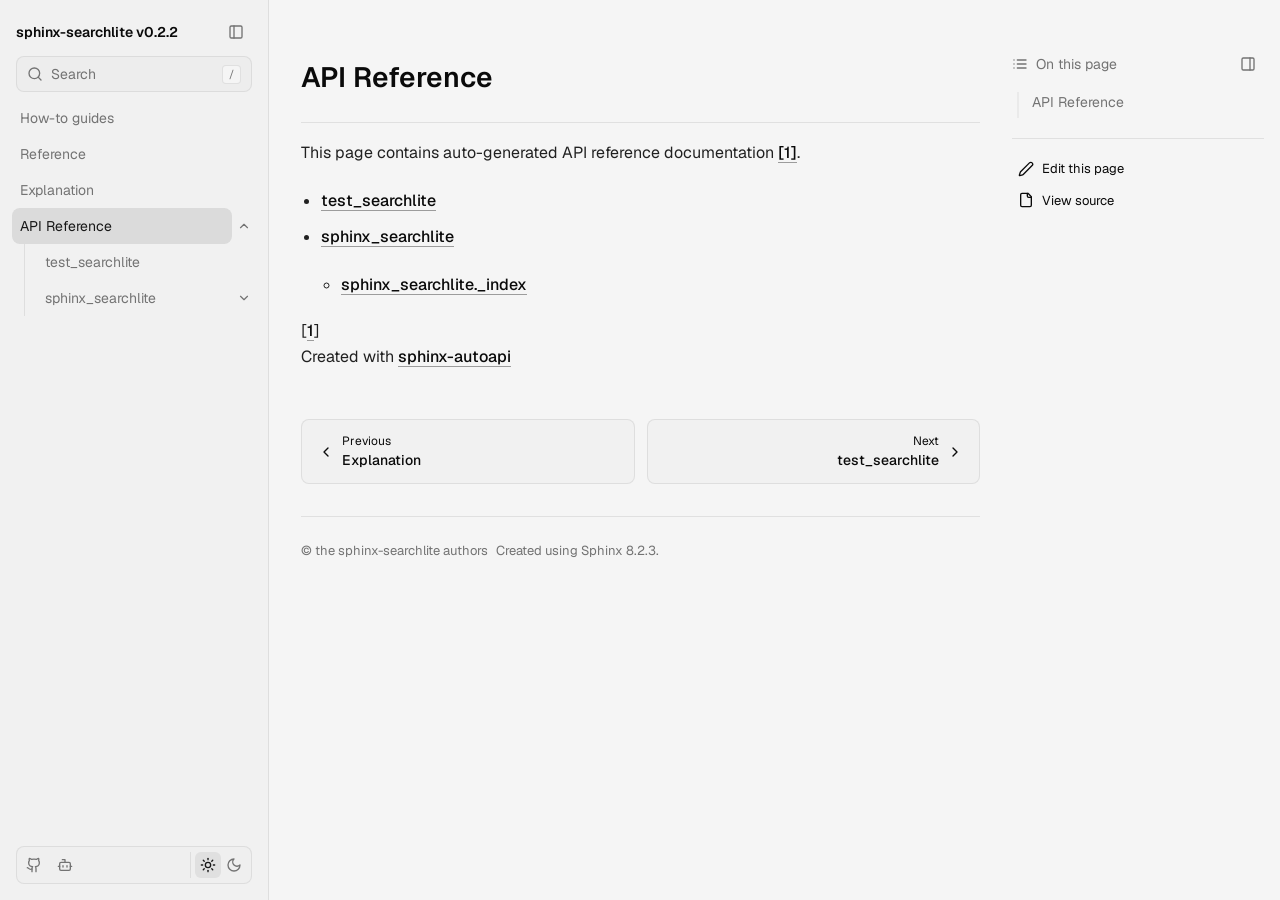
<file: autoapi/index.html>
<!DOCTYPE html>

<html lang="en" data-content_root="../">
  <head>
    <meta charset="utf-8" />
    <meta name="viewport" content="width=device-width, initial-scale=1.0" /><meta name="viewport" content="width=device-width, initial-scale=1" />

    <title>API Reference &#8212; sphinx-searchlite v0.2.2</title>
    <link rel="stylesheet" type="text/css" href="../_static/pygments.css?v=03e43079" />
    <link rel="stylesheet" type="text/css" href="../_static/fuma.css?v=ca04d621" />
    <link rel="stylesheet" type="text/css" href="../_static/fuma-code.css?v=a950e949" />
    <link rel="stylesheet" type="text/css" href="../_static/mystnb.11b39860a7a0cbfd473a3ad8a317855267ff0bd372690045ca344a6b62be495e.css" />
    <link rel="stylesheet" type="text/css" href="../_static/copybutton.css?v=76b2166b" />
    <link rel="stylesheet" type="text/css" href="../_static/graphviz.css?v=4ae1632d" />
    <link rel="stylesheet" type="text/css" href="../_static/autodoc_pydantic.css" />
    <link rel="stylesheet" type="text/css" href="../_static/sphinx-design.min.css?v=95c83b7e" />
    <link rel="stylesheet" type="text/css" href="../_static/fonts/fuma-fonts.css?v=c2892c73" />
    <link rel="stylesheet" type="text/css" href="../_static/styles/custom.css?v=88c24c6a" />
    <script src="../_static/documentation_options.js?v=000c92bf"></script>
    <script src="../_static/doctools.js?v=9bcbadda"></script>
    <script src="../_static/sphinx_highlight.js?v=dc90522c"></script>
    <script src="../_static/clipboard.min.js?v=a7894cd8"></script>
    <script src="../_static/copybutton.js?v=f281be69"></script>
    <script src="../_static/design-tabs.js?v=f930bc37"></script>
    <script data-searchlite-index="searchlite-index.json" defer="defer" src="../_static/searchlite.js?v=a5320898"></script>
    <script defer="defer" src="../_static/fuma.js?v=9c325f6c"></script>
    <script src="../_static/js/custom.js?v=956e5d78"></script>
    <link rel="index" title="Index" href="../genindex.html" />
    <link rel="search" title="Search" href="../search.html" />
    <link rel="next" title="test_searchlite" href="test_searchlite/index.html" />
    <link rel="prev" title="Explanation" href="../docs/src/explanation.html" />
    <script>
      (function () {
        var root = document.documentElement;
        try {
          var stored = localStorage.getItem("fuma-theme");
          if (stored) {
            root.classList.add(stored === "dark" ? "dark" : "light");
            root.style.colorScheme = stored === "dark" ? "dark" : "light";
          }
          if (localStorage.getItem("fuma-sidebar") === "collapsed") root.dataset.sidebarCollapsed = "true";
          if (localStorage.getItem("fuma-toc") === "collapsed") root.dataset.tocCollapsed = "true";
        } catch (e) {}
      })();
    </script>
  </head>
<body class="fd-body" data-layout="docs" data-toc-style="normal" data-open-level="0">
<div id="fd-layout"><header id="fd-subnav">
  <div class="fd-subnav-inner">
    <button type="button" class="fd-icon-button fd-sidebar-toggle" aria-controls="fd-sidebar" aria-expanded="false" aria-label="Toggle navigation" title="Toggle navigation">
      <svg xmlns="http://www.w3.org/2000/svg" viewBox="0 0 24 24" fill="none" stroke="currentColor" stroke-width="2" stroke-linecap="round" stroke-linejoin="round" aria-hidden="true" class="fd-icon "><path d="M4 6h16"/><path d="M4 12h16"/><path d="M4 18h16"/></svg>
    </button><a class="fd-brand" href="../index.html"><span class="fd-brand-name">sphinx-searchlite v0.2.2</span>
</a>

    <div class="fd-nav-actions">
      <button type="button" class="fd-icon-button" data-fd-search-open aria-label="Search" title="Search"><svg xmlns="http://www.w3.org/2000/svg" viewBox="0 0 24 24" fill="none" stroke="currentColor" stroke-width="2" stroke-linecap="round" stroke-linejoin="round" aria-hidden="true" class="fd-icon "><circle cx="11" cy="11" r="8"/><path d="m21 21-4.3-4.3"/></svg></button>
      <a class="fd-icon-button" href="https://github.com/python-project-templates/sphinx-searchlite" target="_blank" rel="noopener" aria-label="GitHub" title="GitHub"><svg xmlns="http://www.w3.org/2000/svg" viewBox="0 0 24 24" fill="none" stroke="currentColor" stroke-width="2" stroke-linecap="round" stroke-linejoin="round" aria-hidden="true" class="fd-icon "><path d="M15 22v-4a4.8 4.8 0 0 0-1-3.5c3 0 6-2 6-5.5.08-1.25-.27-2.48-1-3.5.28-1.15.28-2.35 0-3.5 0 0-1 0-3 1.5-2.64-.5-5.36-.5-8 0C6 2 5 2 5 2c-.3 1.15-.3 2.35 0 3.5A5.4 5.4 0 0 0 4 9c0 3.5 3 5.5 6 5.5-.39.49-.68 1.05-.85 1.65-.17.6-.22 1.23-.15 1.85v4"/><path d="M9 18c-4.51 2-5-2-7-2"/></svg></a>
<details class="fd-llms">
  <summary class="fd-icon-button" aria-label="LLM documentation" title="LLM documentation">
    <svg xmlns="http://www.w3.org/2000/svg" viewBox="0 0 24 24" fill="none" stroke="currentColor" stroke-width="2" stroke-linecap="round" stroke-linejoin="round" aria-hidden="true" class="fd-icon fd-icon-bot"><path d="M12 8V4H8"/><rect width="16" height="12" x="4" y="8" rx="2"/><path d="M2 14h2m16 0h2m-13-1v2m6-2v2"/></svg>
  </summary>
  <nav class="fd-llms-menu" aria-label="LLM documentation">
    <a href="../llms.txt" title="llms.txt">llms.txt</a>
    <a href="../llms-full.txt" title="llms-full.txt">llms-full.txt</a>
  </nav>
</details>
      <button type="button" class="fd-icon-button fd-theme-toggle" aria-label="Toggle theme" title="Toggle theme">
        <svg xmlns="http://www.w3.org/2000/svg" viewBox="0 0 24 24" fill="none" stroke="currentColor" stroke-width="2" stroke-linecap="round" stroke-linejoin="round" aria-hidden="true" class="fd-icon fd-icon-light"><circle cx="12" cy="12" r="4"/><path d="M12 2v2"/><path d="M12 20v2"/><path d="m4.93 4.93 1.41 1.41"/><path d="m17.66 17.66 1.41 1.41"/><path d="M2 12h2"/><path d="M20 12h2"/><path d="m6.34 17.66-1.41 1.41"/><path d="m19.07 4.93-1.41 1.41"/></svg><svg xmlns="http://www.w3.org/2000/svg" viewBox="0 0 24 24" fill="none" stroke="currentColor" stroke-width="2" stroke-linecap="round" stroke-linejoin="round" aria-hidden="true" class="fd-icon fd-icon-dark"><path d="M12 3a6 6 0 0 0 9 9 9 9 0 1 1-9-9"/></svg>
      </button>
    </div>
  </div>
</header>

<aside id="fd-sidebar" aria-label="Documentation">
  <div class="fd-sidebar-header">
    <div class="fd-sidebar-brand-row"><a class="fd-brand" href="../index.html"><span class="fd-brand-name">sphinx-searchlite v0.2.2</span>
</a>
      <button type="button" class="fd-icon-button fd-sidebar-collapse" aria-label="Collapse sidebar" title="Collapse sidebar"><svg xmlns="http://www.w3.org/2000/svg" viewBox="0 0 24 24" fill="none" stroke="currentColor" stroke-width="2" stroke-linecap="round" stroke-linejoin="round" aria-hidden="true" class="fd-icon "><rect width="18" height="18" x="3" y="3" rx="2"/><path d="M9 3v18"/></svg></button>
    </div>
    <button type="button" class="fd-search-trigger" data-fd-search-open title="Search">
      <svg xmlns="http://www.w3.org/2000/svg" viewBox="0 0 24 24" fill="none" stroke="currentColor" stroke-width="2" stroke-linecap="round" stroke-linejoin="round" aria-hidden="true" class="fd-icon "><circle cx="11" cy="11" r="8"/><path d="m21 21-4.3-4.3"/></svg><span>Search</span><kbd class="fd-kbd">/</kbd>
    </button>
  </div>

  <nav class="fd-sidebar-nav">
    <div class="fd-sidebar-group">
      
<ul class="fd-tree">
  <li class="fd-tree-item">
    <a class="fd-link" href="../docs/src/how-to.html">
      <span class="fd-link-text">How-to guides</span>
    </a>
  </li>
  <li class="fd-tree-item">
    <a class="fd-link" href="../docs/src/reference.html">
      <span class="fd-link-text">Reference</span>
    </a>
  </li>
  <li class="fd-tree-item">
    <a class="fd-link" href="../docs/src/explanation.html">
      <span class="fd-link-text">Explanation</span>
    </a>
  </li>
  <li class="fd-tree-item">
    <details class="fd-folder" open>
      <summary class="fd-folder-summary" title="Toggle section: API Reference">
        <a class="fd-link fd-current" href="#">
          <span class="fd-link-text">API Reference</span>
        </a>
        <span class="fd-folder-marker" aria-hidden="true"><svg xmlns="http://www.w3.org/2000/svg" viewBox="0 0 24 24" fill="none" stroke="currentColor" stroke-width="2" stroke-linecap="round" stroke-linejoin="round" aria-hidden="true" class="fd-icon "><path d="m6 9 6 6 6-6"/></svg></span>
      </summary>
      
<ul class="fd-tree">
  <li class="fd-tree-item">
    <a class="fd-link" href="test_searchlite/index.html">
      <span class="fd-link-text">test_searchlite</span>
    </a>
  </li>
  <li class="fd-tree-item">
    <details class="fd-folder">
      <summary class="fd-folder-summary" title="Toggle section: sphinx_searchlite">
        <a class="fd-link" href="sphinx_searchlite/index.html">
          <span class="fd-link-text">sphinx_searchlite</span>
        </a>
        <span class="fd-folder-marker" aria-hidden="true"><svg xmlns="http://www.w3.org/2000/svg" viewBox="0 0 24 24" fill="none" stroke="currentColor" stroke-width="2" stroke-linecap="round" stroke-linejoin="round" aria-hidden="true" class="fd-icon "><path d="m6 9 6 6 6-6"/></svg></span>
      </summary>
      
<ul class="fd-tree">
  <li class="fd-tree-item">
    <a class="fd-link" href="sphinx_searchlite/_index/index.html">
      <span class="fd-link-text">sphinx_searchlite._index</span>
    </a>
  </li>
</ul>
    </details>
  </li>
</ul>
    </details>
  </li>
</ul>
    </div>
  </nav>

  <div class="fd-sidebar-footer">
    <div class="fd-toolbar">
      <a class="fd-toolbar-item" href="https://github.com/python-project-templates/sphinx-searchlite" target="_blank" rel="noopener" aria-label="GitHub" title="GitHub"><svg xmlns="http://www.w3.org/2000/svg" viewBox="0 0 24 24" fill="none" stroke="currentColor" stroke-width="2" stroke-linecap="round" stroke-linejoin="round" aria-hidden="true" class="fd-icon "><path d="M15 22v-4a4.8 4.8 0 0 0-1-3.5c3 0 6-2 6-5.5.08-1.25-.27-2.48-1-3.5.28-1.15.28-2.35 0-3.5 0 0-1 0-3 1.5-2.64-.5-5.36-.5-8 0C6 2 5 2 5 2c-.3 1.15-.3 2.35 0 3.5A5.4 5.4 0 0 0 4 9c0 3.5 3 5.5 6 5.5-.39.49-.68 1.05-.85 1.65-.17.6-.22 1.23-.15 1.85v4"/><path d="M9 18c-4.51 2-5-2-7-2"/></svg></a>
<details class="fd-llms">
  <summary class="fd-icon-button" aria-label="LLM documentation" title="LLM documentation">
    <svg xmlns="http://www.w3.org/2000/svg" viewBox="0 0 24 24" fill="none" stroke="currentColor" stroke-width="2" stroke-linecap="round" stroke-linejoin="round" aria-hidden="true" class="fd-icon fd-icon-bot"><path d="M12 8V4H8"/><rect width="16" height="12" x="4" y="8" rx="2"/><path d="M2 14h2m16 0h2m-13-1v2m6-2v2"/></svg>
  </summary>
  <nav class="fd-llms-menu" aria-label="LLM documentation">
    <a href="../llms.txt" title="llms.txt">llms.txt</a>
    <a href="../llms-full.txt" title="llms-full.txt">llms-full.txt</a>
  </nav>
</details>
      <div class="fd-theme-switch" role="group" aria-label="Theme">
        <button type="button" class="fd-theme-option" data-fd-theme="light" aria-label="Light theme" title="Light theme"><svg xmlns="http://www.w3.org/2000/svg" viewBox="0 0 24 24" fill="none" stroke="currentColor" stroke-width="2" stroke-linecap="round" stroke-linejoin="round" aria-hidden="true" class="fd-icon "><circle cx="12" cy="12" r="4"/><path d="M12 2v2"/><path d="M12 20v2"/><path d="m4.93 4.93 1.41 1.41"/><path d="m17.66 17.66 1.41 1.41"/><path d="M2 12h2"/><path d="M20 12h2"/><path d="m6.34 17.66-1.41 1.41"/><path d="m19.07 4.93-1.41 1.41"/></svg></button>
        <button type="button" class="fd-theme-option" data-fd-theme="dark" aria-label="Dark theme" title="Dark theme"><svg xmlns="http://www.w3.org/2000/svg" viewBox="0 0 24 24" fill="none" stroke="currentColor" stroke-width="2" stroke-linecap="round" stroke-linejoin="round" aria-hidden="true" class="fd-icon "><path d="M12 3a6 6 0 0 0 9 9 9 9 0 1 1-9-9"/></svg></button>
      </div>
    </div>
  </div>
</aside>
<button type="button" id="fd-sidebar-restore" class="fd-icon-button" aria-label="Expand sidebar" title="Expand sidebar"><svg xmlns="http://www.w3.org/2000/svg" viewBox="0 0 24 24" fill="none" stroke="currentColor" stroke-width="2" stroke-linecap="round" stroke-linejoin="round" aria-hidden="true" class="fd-icon "><rect width="18" height="18" x="3" y="3" rx="2"/><path d="M9 3v18"/></svg></button>
<div class="fd-sidebar-scrim" hidden></div>
  <div id="fd-toc-popover">
    <button type="button" class="fd-toc-trigger" aria-expanded="false" aria-controls="fd-toc-mobile" title="On this page">
      <svg xmlns="http://www.w3.org/2000/svg" viewBox="0 0 24 24" fill="none" stroke="currentColor" stroke-width="2" stroke-linecap="round" stroke-linejoin="round" aria-hidden="true" class="fd-icon "><path d="M8 6h13"/><path d="M8 12h13"/><path d="M8 18h13"/><path d="M3 6h.01"/><path d="M3 12h.01"/><path d="M3 18h.01"/></svg><span>On this page</span><svg xmlns="http://www.w3.org/2000/svg" viewBox="0 0 24 24" fill="none" stroke="currentColor" stroke-width="2" stroke-linecap="round" stroke-linejoin="round" aria-hidden="true" class="fd-icon "><path d="m6 9 6 6 6-6"/></svg>
    </button>
    <div id="fd-toc-mobile" hidden><ul class="fd-toc-list">
  <li class="fd-toc-item" data-depth="1">
    <a href="#">API Reference</a>
  </li>
</ul>
</div>
  </div>

  <main id="fd-main">
    <article class="fd-page">
      <div class="fd-prose">
  <section id="api-reference">
<h1>API Reference<a class="headerlink" href="#api-reference" title="Link to this heading">¶</a></h1>
<p>This page contains auto-generated API reference documentation <a class="footnote-reference brackets" href="#f1" id="id1" role="doc-noteref"><span class="fn-bracket">[</span>1<span class="fn-bracket">]</span></a>.</p>
<div class="toctree-wrapper compound">
<ul>
<li class="toctree-l1"><a class="reference internal" href="test_searchlite/index.html">test_searchlite</a></li>
<li class="toctree-l1"><a class="reference internal" href="sphinx_searchlite/index.html">sphinx_searchlite</a><ul>
<li class="toctree-l2"><a class="reference internal" href="sphinx_searchlite/_index/index.html">sphinx_searchlite._index</a></li>
</ul>
</li>
</ul>
</div>
<aside class="footnote-list brackets">
<aside class="footnote brackets" id="f1" role="doc-footnote">
<span class="label"><span class="fn-bracket">[</span><a role="doc-backlink" href="#id1">1</a><span class="fn-bracket">]</span></span>
<p>Created with <a class="reference external" href="https://github.com/readthedocs/sphinx-autoapi">sphinx-autoapi</a></p>
</aside>
</aside>
</section>


      </div>
<nav class="fd-pagination" aria-label="Pagination">
  <a class="fd-pagination-card fd-pagination-prev" href="../docs/src/explanation.html" title="Previous: Explanation">
    <svg xmlns="http://www.w3.org/2000/svg" viewBox="0 0 24 24" fill="none" stroke="currentColor" stroke-width="2" stroke-linecap="round" stroke-linejoin="round" aria-hidden="true" class="fd-icon "><path d="m15 18-6-6 6-6"/></svg>
    <span class="fd-pagination-text">
      <span class="fd-pagination-label">Previous</span>
      <span class="fd-pagination-title">Explanation</span>
    </span>
  </a>
  <a class="fd-pagination-card fd-pagination-next" href="test_searchlite/index.html" title="Next: test_searchlite">
    <span class="fd-pagination-text">
      <span class="fd-pagination-label">Next</span>
      <span class="fd-pagination-title">test_searchlite</span>
    </span>
    <svg xmlns="http://www.w3.org/2000/svg" viewBox="0 0 24 24" fill="none" stroke="currentColor" stroke-width="2" stroke-linecap="round" stroke-linejoin="round" aria-hidden="true" class="fd-icon "><path d="m9 18 6-6-6-6"/></svg>
  </a>
</nav>
<footer id="fd-footer">
  <p class="fd-footer-meta"><span>&#169; the sphinx-searchlite authors</span><span>Created using <a href="https://www.sphinx-doc.org/">Sphinx</a> 8.2.3.</span>
  </p>
</footer>
    </article>
  </main>
<nav id="fd-toc" aria-label="On this page">
  <div class="fd-toc-header">
    <p class="fd-toc-title"><svg xmlns="http://www.w3.org/2000/svg" viewBox="0 0 24 24" fill="none" stroke="currentColor" stroke-width="2" stroke-linecap="round" stroke-linejoin="round" aria-hidden="true" class="fd-icon "><path d="M8 6h13"/><path d="M8 12h13"/><path d="M8 18h13"/><path d="M3 6h.01"/><path d="M3 12h.01"/><path d="M3 18h.01"/></svg>On this page</p>
    <button type="button" class="fd-icon-button fd-toc-collapse" aria-label="Collapse page navigation" title="Collapse page navigation" aria-controls="fd-toc" aria-expanded="true"><svg xmlns="http://www.w3.org/2000/svg" viewBox="0 0 24 24" fill="none" stroke="currentColor" stroke-width="2" stroke-linecap="round" stroke-linejoin="round" aria-hidden="true" class="fd-icon "><rect width="18" height="18" x="3" y="3" rx="2"/><path d="M15 3v18"/></svg></button>
  </div>
  <div class="fd-toc-body"><svg class="fd-toc-rail" aria-hidden="true" preserveAspectRatio="none">
      <path class="fd-toc-track" fill="none" />
      <path class="fd-toc-thumb" fill="none" />
    </svg><ul class="fd-toc-list">
  <li class="fd-toc-item" data-depth="1">
    <a href="#">API Reference</a>
  </li>
</ul>

  </div>
  <div class="fd-toc-actions">
    <a class="fd-toc-action" href="https://github.com/python-project-templates/sphinx-searchlite/edit/HEAD/autoapi/index.rst" target="_blank" rel="noopener" title="Edit this page"><svg xmlns="http://www.w3.org/2000/svg" viewBox="0 0 24 24" fill="none" stroke="currentColor" stroke-width="2" stroke-linecap="round" stroke-linejoin="round" aria-hidden="true" class="fd-icon "><path d="M21.174 6.812a1 1 0 0 0-3.986-3.987L3.842 16.174a2 2 0 0 0-.5.83l-1.321 4.352a.5.5 0 0 0 .623.622l4.353-1.32a2 2 0 0 0 .83-.497z"/></svg><span>Edit this page</span></a>
    <a class="fd-toc-action" href="../_sources/autoapi/index.rst.txt" rel="nofollow" title="View source"><svg xmlns="http://www.w3.org/2000/svg" viewBox="0 0 24 24" fill="none" stroke="currentColor" stroke-width="2" stroke-linecap="round" stroke-linejoin="round" aria-hidden="true" class="fd-icon "><path d="M15 2H6a2 2 0 0 0-2 2v16a2 2 0 0 0 2 2h12a2 2 0 0 0 2-2V7Z"/><path d="M14 2v4a2 2 0 0 0 2 2h4"/></svg><span>View source</span></a>
  </div>
</nav>
<button type="button" id="fd-toc-restore" class="fd-icon-button" aria-label="Expand page navigation" title="Expand page navigation" aria-controls="fd-toc" aria-expanded="false"><svg xmlns="http://www.w3.org/2000/svg" viewBox="0 0 24 24" fill="none" stroke="currentColor" stroke-width="2" stroke-linecap="round" stroke-linejoin="round" aria-hidden="true" class="fd-icon "><rect width="18" height="18" x="3" y="3" rx="2"/><path d="M15 3v18"/></svg></button>
</div>
<dialog id="fd-search-dialog" aria-label="Search">
  <form class="fd-search-panel" method="dialog" role="search">
    <div class="fd-search-field">
      <svg xmlns="http://www.w3.org/2000/svg" viewBox="0 0 24 24" fill="none" stroke="currentColor" stroke-width="2" stroke-linecap="round" stroke-linejoin="round" aria-hidden="true" class="fd-icon "><circle cx="11" cy="11" r="8"/><path d="m21 21-4.3-4.3"/></svg>
      <input type="search" id="fd-search-input" autocomplete="off" spellcheck="false" placeholder="Search documentation..." aria-label="Search" />
      <kbd class="fd-kbd">Esc</kbd>
    </div>
    <div id="fd-search-results" role="listbox" aria-label="Search results"></div>
    <p id="fd-search-empty" class="fd-search-empty" hidden>No results found.</p>
  </form>
</dialog>
  </body>
</html>
</file>
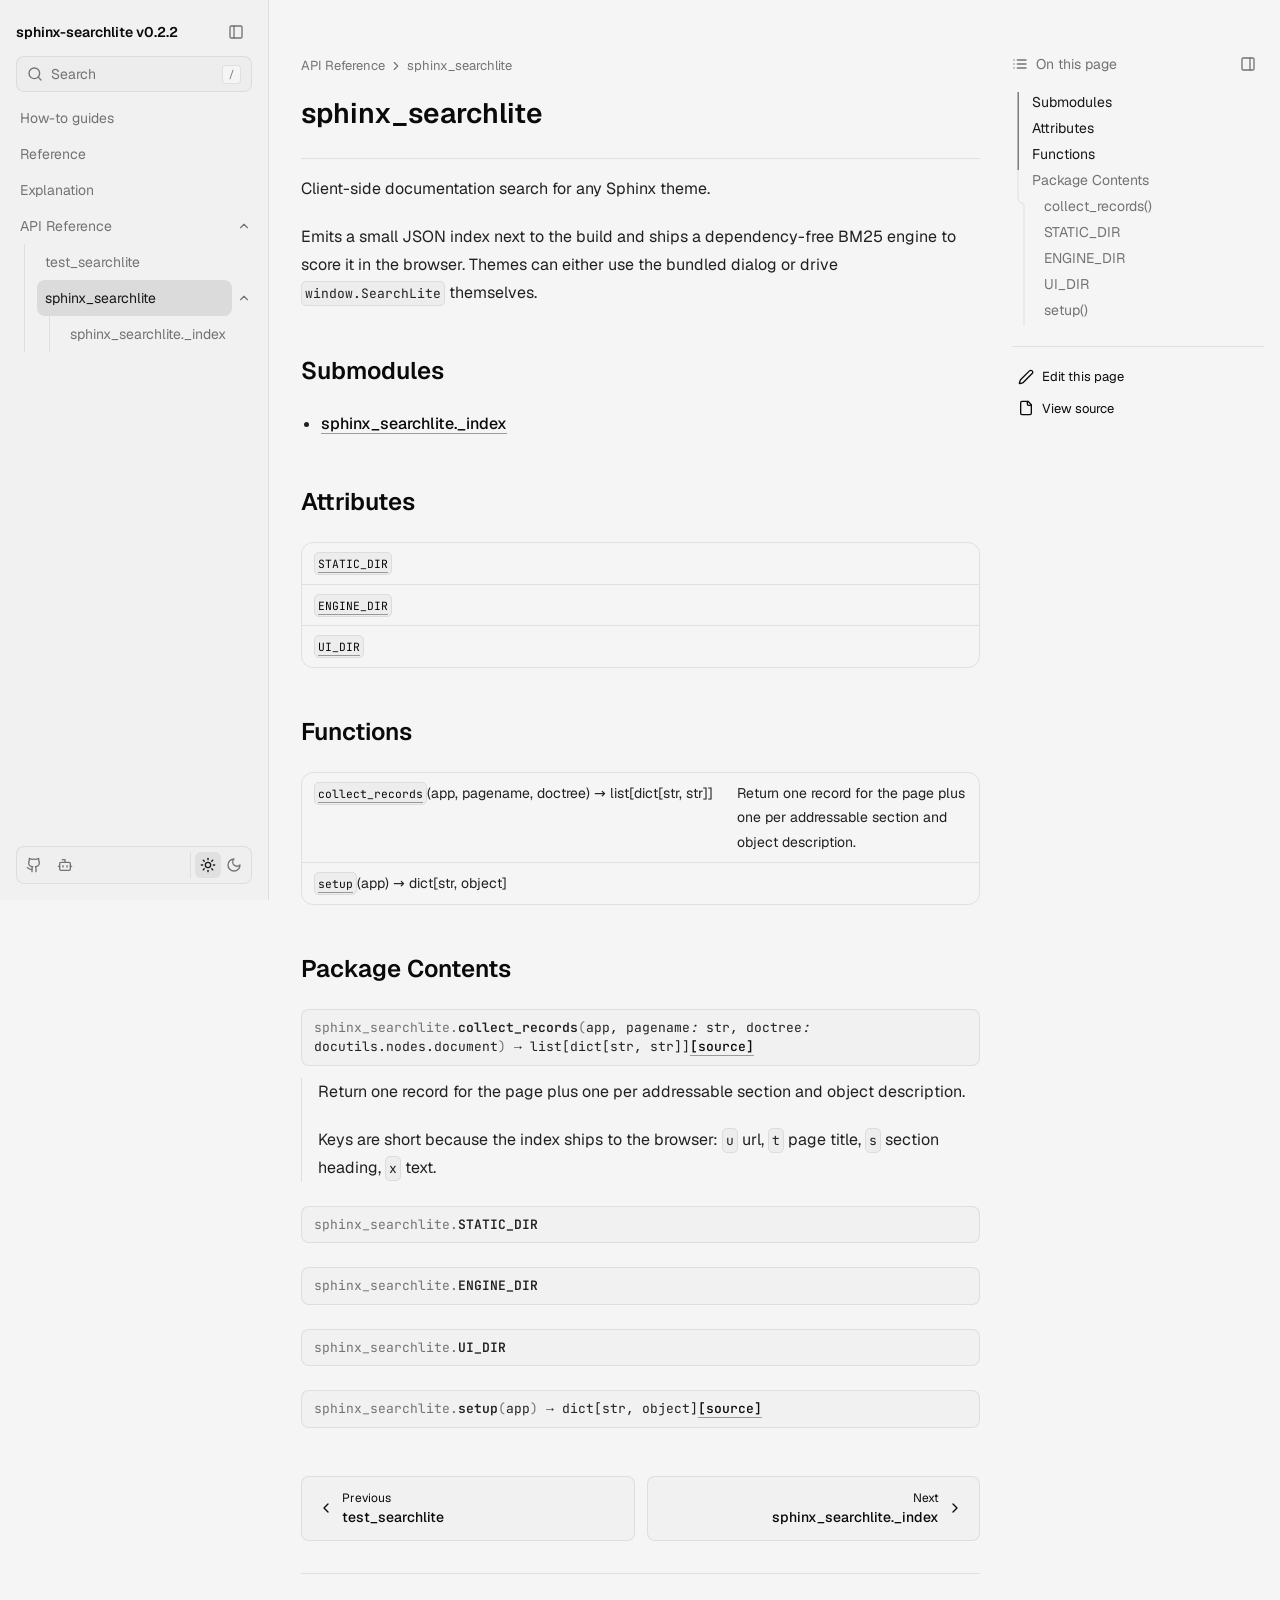
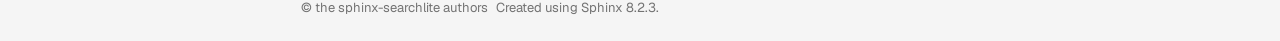
<file: autoapi/sphinx_searchlite/index.html>
<!DOCTYPE html>

<html lang="en" data-content_root="../../">
  <head>
    <meta charset="utf-8" />
    <meta name="viewport" content="width=device-width, initial-scale=1.0" /><meta name="viewport" content="width=device-width, initial-scale=1" />

    <title>sphinx_searchlite &#8212; sphinx-searchlite v0.2.2</title>
    <link rel="stylesheet" type="text/css" href="../../_static/pygments.css?v=03e43079" />
    <link rel="stylesheet" type="text/css" href="../../_static/fuma.css?v=ca04d621" />
    <link rel="stylesheet" type="text/css" href="../../_static/fuma-code.css?v=a950e949" />
    <link rel="stylesheet" type="text/css" href="../../_static/mystnb.11b39860a7a0cbfd473a3ad8a317855267ff0bd372690045ca344a6b62be495e.css" />
    <link rel="stylesheet" type="text/css" href="../../_static/copybutton.css?v=76b2166b" />
    <link rel="stylesheet" type="text/css" href="../../_static/graphviz.css?v=4ae1632d" />
    <link rel="stylesheet" type="text/css" href="../../_static/autodoc_pydantic.css" />
    <link rel="stylesheet" type="text/css" href="../../_static/sphinx-design.min.css?v=95c83b7e" />
    <link rel="stylesheet" type="text/css" href="../../_static/fonts/fuma-fonts.css?v=c2892c73" />
    <link rel="stylesheet" type="text/css" href="../../_static/styles/custom.css?v=88c24c6a" />
    <script src="../../_static/documentation_options.js?v=000c92bf"></script>
    <script src="../../_static/doctools.js?v=9bcbadda"></script>
    <script src="../../_static/sphinx_highlight.js?v=dc90522c"></script>
    <script src="../../_static/clipboard.min.js?v=a7894cd8"></script>
    <script src="../../_static/copybutton.js?v=f281be69"></script>
    <script src="../../_static/design-tabs.js?v=f930bc37"></script>
    <script data-searchlite-index="searchlite-index.json" defer="defer" src="../../_static/searchlite.js?v=a5320898"></script>
    <script defer="defer" src="../../_static/fuma.js?v=9c325f6c"></script>
    <script src="../../_static/js/custom.js?v=956e5d78"></script>
    <link rel="index" title="Index" href="../../genindex.html" />
    <link rel="search" title="Search" href="../../search.html" />
    <link rel="next" title="sphinx_searchlite._index" href="_index/index.html" />
    <link rel="prev" title="test_searchlite" href="../test_searchlite/index.html" />
    <script>
      (function () {
        var root = document.documentElement;
        try {
          var stored = localStorage.getItem("fuma-theme");
          if (stored) {
            root.classList.add(stored === "dark" ? "dark" : "light");
            root.style.colorScheme = stored === "dark" ? "dark" : "light";
          }
          if (localStorage.getItem("fuma-sidebar") === "collapsed") root.dataset.sidebarCollapsed = "true";
          if (localStorage.getItem("fuma-toc") === "collapsed") root.dataset.tocCollapsed = "true";
        } catch (e) {}
      })();
    </script>
  </head>
<body class="fd-body" data-layout="docs" data-toc-style="normal" data-open-level="0">
<div id="fd-layout"><header id="fd-subnav">
  <div class="fd-subnav-inner">
    <button type="button" class="fd-icon-button fd-sidebar-toggle" aria-controls="fd-sidebar" aria-expanded="false" aria-label="Toggle navigation" title="Toggle navigation">
      <svg xmlns="http://www.w3.org/2000/svg" viewBox="0 0 24 24" fill="none" stroke="currentColor" stroke-width="2" stroke-linecap="round" stroke-linejoin="round" aria-hidden="true" class="fd-icon "><path d="M4 6h16"/><path d="M4 12h16"/><path d="M4 18h16"/></svg>
    </button><a class="fd-brand" href="../../index.html"><span class="fd-brand-name">sphinx-searchlite v0.2.2</span>
</a>

    <div class="fd-nav-actions">
      <button type="button" class="fd-icon-button" data-fd-search-open aria-label="Search" title="Search"><svg xmlns="http://www.w3.org/2000/svg" viewBox="0 0 24 24" fill="none" stroke="currentColor" stroke-width="2" stroke-linecap="round" stroke-linejoin="round" aria-hidden="true" class="fd-icon "><circle cx="11" cy="11" r="8"/><path d="m21 21-4.3-4.3"/></svg></button>
      <a class="fd-icon-button" href="https://github.com/python-project-templates/sphinx-searchlite" target="_blank" rel="noopener" aria-label="GitHub" title="GitHub"><svg xmlns="http://www.w3.org/2000/svg" viewBox="0 0 24 24" fill="none" stroke="currentColor" stroke-width="2" stroke-linecap="round" stroke-linejoin="round" aria-hidden="true" class="fd-icon "><path d="M15 22v-4a4.8 4.8 0 0 0-1-3.5c3 0 6-2 6-5.5.08-1.25-.27-2.48-1-3.5.28-1.15.28-2.35 0-3.5 0 0-1 0-3 1.5-2.64-.5-5.36-.5-8 0C6 2 5 2 5 2c-.3 1.15-.3 2.35 0 3.5A5.4 5.4 0 0 0 4 9c0 3.5 3 5.5 6 5.5-.39.49-.68 1.05-.85 1.65-.17.6-.22 1.23-.15 1.85v4"/><path d="M9 18c-4.51 2-5-2-7-2"/></svg></a>
<details class="fd-llms">
  <summary class="fd-icon-button" aria-label="LLM documentation" title="LLM documentation">
    <svg xmlns="http://www.w3.org/2000/svg" viewBox="0 0 24 24" fill="none" stroke="currentColor" stroke-width="2" stroke-linecap="round" stroke-linejoin="round" aria-hidden="true" class="fd-icon fd-icon-bot"><path d="M12 8V4H8"/><rect width="16" height="12" x="4" y="8" rx="2"/><path d="M2 14h2m16 0h2m-13-1v2m6-2v2"/></svg>
  </summary>
  <nav class="fd-llms-menu" aria-label="LLM documentation">
    <a href="../../llms.txt" title="llms.txt">llms.txt</a>
    <a href="../../llms-full.txt" title="llms-full.txt">llms-full.txt</a>
  </nav>
</details>
      <button type="button" class="fd-icon-button fd-theme-toggle" aria-label="Toggle theme" title="Toggle theme">
        <svg xmlns="http://www.w3.org/2000/svg" viewBox="0 0 24 24" fill="none" stroke="currentColor" stroke-width="2" stroke-linecap="round" stroke-linejoin="round" aria-hidden="true" class="fd-icon fd-icon-light"><circle cx="12" cy="12" r="4"/><path d="M12 2v2"/><path d="M12 20v2"/><path d="m4.93 4.93 1.41 1.41"/><path d="m17.66 17.66 1.41 1.41"/><path d="M2 12h2"/><path d="M20 12h2"/><path d="m6.34 17.66-1.41 1.41"/><path d="m19.07 4.93-1.41 1.41"/></svg><svg xmlns="http://www.w3.org/2000/svg" viewBox="0 0 24 24" fill="none" stroke="currentColor" stroke-width="2" stroke-linecap="round" stroke-linejoin="round" aria-hidden="true" class="fd-icon fd-icon-dark"><path d="M12 3a6 6 0 0 0 9 9 9 9 0 1 1-9-9"/></svg>
      </button>
    </div>
  </div>
</header>

<aside id="fd-sidebar" aria-label="Documentation">
  <div class="fd-sidebar-header">
    <div class="fd-sidebar-brand-row"><a class="fd-brand" href="../../index.html"><span class="fd-brand-name">sphinx-searchlite v0.2.2</span>
</a>
      <button type="button" class="fd-icon-button fd-sidebar-collapse" aria-label="Collapse sidebar" title="Collapse sidebar"><svg xmlns="http://www.w3.org/2000/svg" viewBox="0 0 24 24" fill="none" stroke="currentColor" stroke-width="2" stroke-linecap="round" stroke-linejoin="round" aria-hidden="true" class="fd-icon "><rect width="18" height="18" x="3" y="3" rx="2"/><path d="M9 3v18"/></svg></button>
    </div>
    <button type="button" class="fd-search-trigger" data-fd-search-open title="Search">
      <svg xmlns="http://www.w3.org/2000/svg" viewBox="0 0 24 24" fill="none" stroke="currentColor" stroke-width="2" stroke-linecap="round" stroke-linejoin="round" aria-hidden="true" class="fd-icon "><circle cx="11" cy="11" r="8"/><path d="m21 21-4.3-4.3"/></svg><span>Search</span><kbd class="fd-kbd">/</kbd>
    </button>
  </div>

  <nav class="fd-sidebar-nav">
    <div class="fd-sidebar-group">
      
<ul class="fd-tree">
  <li class="fd-tree-item">
    <a class="fd-link" href="../../docs/src/how-to.html">
      <span class="fd-link-text">How-to guides</span>
    </a>
  </li>
  <li class="fd-tree-item">
    <a class="fd-link" href="../../docs/src/reference.html">
      <span class="fd-link-text">Reference</span>
    </a>
  </li>
  <li class="fd-tree-item">
    <a class="fd-link" href="../../docs/src/explanation.html">
      <span class="fd-link-text">Explanation</span>
    </a>
  </li>
  <li class="fd-tree-item">
    <details class="fd-folder" open>
      <summary class="fd-folder-summary" title="Toggle section: API Reference">
        <a class="fd-link" href="../index.html">
          <span class="fd-link-text">API Reference</span>
        </a>
        <span class="fd-folder-marker" aria-hidden="true"><svg xmlns="http://www.w3.org/2000/svg" viewBox="0 0 24 24" fill="none" stroke="currentColor" stroke-width="2" stroke-linecap="round" stroke-linejoin="round" aria-hidden="true" class="fd-icon "><path d="m6 9 6 6 6-6"/></svg></span>
      </summary>
      
<ul class="fd-tree">
  <li class="fd-tree-item">
    <a class="fd-link" href="../test_searchlite/index.html">
      <span class="fd-link-text">test_searchlite</span>
    </a>
  </li>
  <li class="fd-tree-item">
    <details class="fd-folder" open>
      <summary class="fd-folder-summary" title="Toggle section: sphinx_searchlite">
        <a class="fd-link fd-current" href="#">
          <span class="fd-link-text">sphinx_searchlite</span>
        </a>
        <span class="fd-folder-marker" aria-hidden="true"><svg xmlns="http://www.w3.org/2000/svg" viewBox="0 0 24 24" fill="none" stroke="currentColor" stroke-width="2" stroke-linecap="round" stroke-linejoin="round" aria-hidden="true" class="fd-icon "><path d="m6 9 6 6 6-6"/></svg></span>
      </summary>
      
<ul class="fd-tree">
  <li class="fd-tree-item">
    <a class="fd-link" href="_index/index.html">
      <span class="fd-link-text">sphinx_searchlite._index</span>
    </a>
  </li>
</ul>
    </details>
  </li>
</ul>
    </details>
  </li>
</ul>
    </div>
  </nav>

  <div class="fd-sidebar-footer">
    <div class="fd-toolbar">
      <a class="fd-toolbar-item" href="https://github.com/python-project-templates/sphinx-searchlite" target="_blank" rel="noopener" aria-label="GitHub" title="GitHub"><svg xmlns="http://www.w3.org/2000/svg" viewBox="0 0 24 24" fill="none" stroke="currentColor" stroke-width="2" stroke-linecap="round" stroke-linejoin="round" aria-hidden="true" class="fd-icon "><path d="M15 22v-4a4.8 4.8 0 0 0-1-3.5c3 0 6-2 6-5.5.08-1.25-.27-2.48-1-3.5.28-1.15.28-2.35 0-3.5 0 0-1 0-3 1.5-2.64-.5-5.36-.5-8 0C6 2 5 2 5 2c-.3 1.15-.3 2.35 0 3.5A5.4 5.4 0 0 0 4 9c0 3.5 3 5.5 6 5.5-.39.49-.68 1.05-.85 1.65-.17.6-.22 1.23-.15 1.85v4"/><path d="M9 18c-4.51 2-5-2-7-2"/></svg></a>
<details class="fd-llms">
  <summary class="fd-icon-button" aria-label="LLM documentation" title="LLM documentation">
    <svg xmlns="http://www.w3.org/2000/svg" viewBox="0 0 24 24" fill="none" stroke="currentColor" stroke-width="2" stroke-linecap="round" stroke-linejoin="round" aria-hidden="true" class="fd-icon fd-icon-bot"><path d="M12 8V4H8"/><rect width="16" height="12" x="4" y="8" rx="2"/><path d="M2 14h2m16 0h2m-13-1v2m6-2v2"/></svg>
  </summary>
  <nav class="fd-llms-menu" aria-label="LLM documentation">
    <a href="../../llms.txt" title="llms.txt">llms.txt</a>
    <a href="../../llms-full.txt" title="llms-full.txt">llms-full.txt</a>
  </nav>
</details>
      <div class="fd-theme-switch" role="group" aria-label="Theme">
        <button type="button" class="fd-theme-option" data-fd-theme="light" aria-label="Light theme" title="Light theme"><svg xmlns="http://www.w3.org/2000/svg" viewBox="0 0 24 24" fill="none" stroke="currentColor" stroke-width="2" stroke-linecap="round" stroke-linejoin="round" aria-hidden="true" class="fd-icon "><circle cx="12" cy="12" r="4"/><path d="M12 2v2"/><path d="M12 20v2"/><path d="m4.93 4.93 1.41 1.41"/><path d="m17.66 17.66 1.41 1.41"/><path d="M2 12h2"/><path d="M20 12h2"/><path d="m6.34 17.66-1.41 1.41"/><path d="m19.07 4.93-1.41 1.41"/></svg></button>
        <button type="button" class="fd-theme-option" data-fd-theme="dark" aria-label="Dark theme" title="Dark theme"><svg xmlns="http://www.w3.org/2000/svg" viewBox="0 0 24 24" fill="none" stroke="currentColor" stroke-width="2" stroke-linecap="round" stroke-linejoin="round" aria-hidden="true" class="fd-icon "><path d="M12 3a6 6 0 0 0 9 9 9 9 0 1 1-9-9"/></svg></button>
      </div>
    </div>
  </div>
</aside>
<button type="button" id="fd-sidebar-restore" class="fd-icon-button" aria-label="Expand sidebar" title="Expand sidebar"><svg xmlns="http://www.w3.org/2000/svg" viewBox="0 0 24 24" fill="none" stroke="currentColor" stroke-width="2" stroke-linecap="round" stroke-linejoin="round" aria-hidden="true" class="fd-icon "><rect width="18" height="18" x="3" y="3" rx="2"/><path d="M9 3v18"/></svg></button>
<div class="fd-sidebar-scrim" hidden></div>
  <div id="fd-toc-popover">
    <button type="button" class="fd-toc-trigger" aria-expanded="false" aria-controls="fd-toc-mobile" title="On this page">
      <svg xmlns="http://www.w3.org/2000/svg" viewBox="0 0 24 24" fill="none" stroke="currentColor" stroke-width="2" stroke-linecap="round" stroke-linejoin="round" aria-hidden="true" class="fd-icon "><path d="M8 6h13"/><path d="M8 12h13"/><path d="M8 18h13"/><path d="M3 6h.01"/><path d="M3 12h.01"/><path d="M3 18h.01"/></svg><span>On this page</span><svg xmlns="http://www.w3.org/2000/svg" viewBox="0 0 24 24" fill="none" stroke="currentColor" stroke-width="2" stroke-linecap="round" stroke-linejoin="round" aria-hidden="true" class="fd-icon "><path d="m6 9 6 6 6-6"/></svg>
    </button>
    <div id="fd-toc-mobile" hidden><ul class="fd-toc-list">
  <li class="fd-toc-item" data-depth="1">
    <a href="#submodules">Submodules</a>
  </li>
  <li class="fd-toc-item" data-depth="1">
    <a href="#attributes">Attributes</a>
  </li>
  <li class="fd-toc-item" data-depth="1">
    <a href="#functions">Functions</a>
  </li>
  <li class="fd-toc-item" data-depth="1">
    <a href="#package-contents">Package Contents</a>
  </li>
  <li class="fd-toc-item" data-depth="2">
    <a href="#sphinx_searchlite.collect_records">collect_records()</a>
  </li>
  <li class="fd-toc-item" data-depth="2">
    <a href="#sphinx_searchlite.STATIC_DIR">STATIC_DIR</a>
  </li>
  <li class="fd-toc-item" data-depth="2">
    <a href="#sphinx_searchlite.ENGINE_DIR">ENGINE_DIR</a>
  </li>
  <li class="fd-toc-item" data-depth="2">
    <a href="#sphinx_searchlite.UI_DIR">UI_DIR</a>
  </li>
  <li class="fd-toc-item" data-depth="2">
    <a href="#sphinx_searchlite.setup">setup()</a>
  </li>
</ul>
</div>
  </div>

  <main id="fd-main">
    <article class="fd-page">
<nav class="fd-breadcrumbs" aria-label="Breadcrumbs">
  <ol>
    <li>
      <a href="../index.html">API Reference</a>
      <svg xmlns="http://www.w3.org/2000/svg" viewBox="0 0 24 24" fill="none" stroke="currentColor" stroke-width="2" stroke-linecap="round" stroke-linejoin="round" aria-hidden="true" class="fd-icon "><path d="m9 18 6-6-6-6"/></svg>
    </li>
    <li aria-current="page">sphinx_searchlite</li>
  </ol>
</nav>
      <div class="fd-prose">
  <section id="module-sphinx_searchlite">
<span id="sphinx-searchlite"></span><h1>sphinx_searchlite<a class="headerlink" href="#module-sphinx_searchlite" title="Link to this heading">¶</a></h1>
<p>Client-side documentation search for any Sphinx theme.</p>
<p>Emits a small JSON index next to the build and ships a dependency-free BM25
engine to score it in the browser. Themes can either use the bundled dialog or
drive <code class="docutils literal notranslate"><span class="pre">window.SearchLite</span></code> themselves.</p>
<section id="submodules">
<h2>Submodules<a class="headerlink" href="#submodules" title="Link to this heading">¶</a></h2>
<div class="toctree-wrapper compound">
<ul>
<li class="toctree-l1"><a class="reference internal" href="_index/index.html">sphinx_searchlite._index</a></li>
</ul>
</div>
</section>
<section id="attributes">
<h2>Attributes<a class="headerlink" href="#attributes" title="Link to this heading">¶</a></h2>
<table class="autosummary longtable docutils align-default">
<tbody>
<tr class="row-odd"><td><p><a class="reference internal" href="#sphinx_searchlite.STATIC_DIR" title="sphinx_searchlite.STATIC_DIR"><code class="xref py py-obj docutils literal notranslate"><span class="pre">STATIC_DIR</span></code></a></p></td>
<td><p></p></td>
</tr>
<tr class="row-even"><td><p><a class="reference internal" href="#sphinx_searchlite.ENGINE_DIR" title="sphinx_searchlite.ENGINE_DIR"><code class="xref py py-obj docutils literal notranslate"><span class="pre">ENGINE_DIR</span></code></a></p></td>
<td><p></p></td>
</tr>
<tr class="row-odd"><td><p><a class="reference internal" href="#sphinx_searchlite.UI_DIR" title="sphinx_searchlite.UI_DIR"><code class="xref py py-obj docutils literal notranslate"><span class="pre">UI_DIR</span></code></a></p></td>
<td><p></p></td>
</tr>
</tbody>
</table>
</section>
<section id="functions">
<h2>Functions<a class="headerlink" href="#functions" title="Link to this heading">¶</a></h2>
<table class="autosummary longtable docutils align-default">
<tbody>
<tr class="row-odd"><td><p><a class="reference internal" href="#sphinx_searchlite.collect_records" title="sphinx_searchlite.collect_records"><code class="xref py py-obj docutils literal notranslate"><span class="pre">collect_records</span></code></a>(app, pagename, doctree) → list[dict[str, str]]</p></td>
<td><p>Return one record for the page plus one per addressable section and object description.</p></td>
</tr>
<tr class="row-even"><td><p><a class="reference internal" href="#sphinx_searchlite.setup" title="sphinx_searchlite.setup"><code class="xref py py-obj docutils literal notranslate"><span class="pre">setup</span></code></a>(app) → dict[str, object]</p></td>
<td><p></p></td>
</tr>
</tbody>
</table>
</section>
<section id="package-contents">
<h2>Package Contents<a class="headerlink" href="#package-contents" title="Link to this heading">¶</a></h2>
<dl class="py function">
<dt class="sig sig-object py" id="sphinx_searchlite.collect_records">
<span class="sig-prename descclassname"><span class="pre">sphinx_searchlite.</span></span><span class="sig-name descname"><span class="pre">collect_records</span></span><span class="sig-paren">(</span><em class="sig-param"><span class="n"><span class="pre">app</span></span></em>, <em class="sig-param"><span class="n"><span class="pre">pagename</span></span><span class="p"><span class="pre">:</span></span><span class="w"> </span><span class="n"><span class="pre">str</span></span></em>, <em class="sig-param"><span class="n"><span class="pre">doctree</span></span><span class="p"><span class="pre">:</span></span><span class="w"> </span><span class="n"><span class="pre">docutils.nodes.document</span></span></em><span class="sig-paren">)</span> <span class="sig-return"><span class="sig-return-icon">&#x2192;</span> <span class="sig-return-typehint"><span class="pre">list</span><span class="p"><span class="pre">[</span></span><span class="pre">dict</span><span class="p"><span class="pre">[</span></span><span class="pre">str</span><span class="p"><span class="pre">,</span></span><span class="w"> </span><span class="pre">str</span><span class="p"><span class="pre">]</span></span><span class="p"><span class="pre">]</span></span></span></span><a class="reference internal" href="../../_modules/sphinx_searchlite/_index.html#collect_records"><span class="viewcode-link"><span class="pre">[source]</span></span></a><a class="headerlink" href="#sphinx_searchlite.collect_records" title="Link to this definition">¶</a></dt>
<dd><p>Return one record for the page plus one per addressable section and object description.</p>
<p>Keys are short because the index ships to the browser: <code class="docutils literal notranslate"><span class="pre">u</span></code> url, <code class="docutils literal notranslate"><span class="pre">t</span></code> page
title, <code class="docutils literal notranslate"><span class="pre">s</span></code> section heading, <code class="docutils literal notranslate"><span class="pre">x</span></code> text.</p>
</dd></dl>

<dl class="py data">
<dt class="sig sig-object py" id="sphinx_searchlite.STATIC_DIR">
<span class="sig-prename descclassname"><span class="pre">sphinx_searchlite.</span></span><span class="sig-name descname"><span class="pre">STATIC_DIR</span></span><a class="headerlink" href="#sphinx_searchlite.STATIC_DIR" title="Link to this definition">¶</a></dt>
<dd></dd></dl>

<dl class="py data">
<dt class="sig sig-object py" id="sphinx_searchlite.ENGINE_DIR">
<span class="sig-prename descclassname"><span class="pre">sphinx_searchlite.</span></span><span class="sig-name descname"><span class="pre">ENGINE_DIR</span></span><a class="headerlink" href="#sphinx_searchlite.ENGINE_DIR" title="Link to this definition">¶</a></dt>
<dd></dd></dl>

<dl class="py data">
<dt class="sig sig-object py" id="sphinx_searchlite.UI_DIR">
<span class="sig-prename descclassname"><span class="pre">sphinx_searchlite.</span></span><span class="sig-name descname"><span class="pre">UI_DIR</span></span><a class="headerlink" href="#sphinx_searchlite.UI_DIR" title="Link to this definition">¶</a></dt>
<dd></dd></dl>

<dl class="py function">
<dt class="sig sig-object py" id="sphinx_searchlite.setup">
<span class="sig-prename descclassname"><span class="pre">sphinx_searchlite.</span></span><span class="sig-name descname"><span class="pre">setup</span></span><span class="sig-paren">(</span><em class="sig-param"><span class="n"><span class="pre">app</span></span></em><span class="sig-paren">)</span> <span class="sig-return"><span class="sig-return-icon">&#x2192;</span> <span class="sig-return-typehint"><span class="pre">dict</span><span class="p"><span class="pre">[</span></span><span class="pre">str</span><span class="p"><span class="pre">,</span></span><span class="w"> </span><span class="pre">object</span><span class="p"><span class="pre">]</span></span></span></span><a class="reference internal" href="../../_modules/sphinx_searchlite.html#setup"><span class="viewcode-link"><span class="pre">[source]</span></span></a><a class="headerlink" href="#sphinx_searchlite.setup" title="Link to this definition">¶</a></dt>
<dd></dd></dl>

</section>
</section>


      </div>
<nav class="fd-pagination" aria-label="Pagination">
  <a class="fd-pagination-card fd-pagination-prev" href="../test_searchlite/index.html" title="Previous: test_searchlite">
    <svg xmlns="http://www.w3.org/2000/svg" viewBox="0 0 24 24" fill="none" stroke="currentColor" stroke-width="2" stroke-linecap="round" stroke-linejoin="round" aria-hidden="true" class="fd-icon "><path d="m15 18-6-6 6-6"/></svg>
    <span class="fd-pagination-text">
      <span class="fd-pagination-label">Previous</span>
      <span class="fd-pagination-title">test_searchlite</span>
    </span>
  </a>
  <a class="fd-pagination-card fd-pagination-next" href="_index/index.html" title="Next: sphinx_searchlite._index">
    <span class="fd-pagination-text">
      <span class="fd-pagination-label">Next</span>
      <span class="fd-pagination-title">sphinx_searchlite._index</span>
    </span>
    <svg xmlns="http://www.w3.org/2000/svg" viewBox="0 0 24 24" fill="none" stroke="currentColor" stroke-width="2" stroke-linecap="round" stroke-linejoin="round" aria-hidden="true" class="fd-icon "><path d="m9 18 6-6-6-6"/></svg>
  </a>
</nav>
<footer id="fd-footer">
  <p class="fd-footer-meta"><span>&#169; the sphinx-searchlite authors</span><span>Created using <a href="https://www.sphinx-doc.org/">Sphinx</a> 8.2.3.</span>
  </p>
</footer>
    </article>
  </main>
<nav id="fd-toc" aria-label="On this page">
  <div class="fd-toc-header">
    <p class="fd-toc-title"><svg xmlns="http://www.w3.org/2000/svg" viewBox="0 0 24 24" fill="none" stroke="currentColor" stroke-width="2" stroke-linecap="round" stroke-linejoin="round" aria-hidden="true" class="fd-icon "><path d="M8 6h13"/><path d="M8 12h13"/><path d="M8 18h13"/><path d="M3 6h.01"/><path d="M3 12h.01"/><path d="M3 18h.01"/></svg>On this page</p>
    <button type="button" class="fd-icon-button fd-toc-collapse" aria-label="Collapse page navigation" title="Collapse page navigation" aria-controls="fd-toc" aria-expanded="true"><svg xmlns="http://www.w3.org/2000/svg" viewBox="0 0 24 24" fill="none" stroke="currentColor" stroke-width="2" stroke-linecap="round" stroke-linejoin="round" aria-hidden="true" class="fd-icon "><rect width="18" height="18" x="3" y="3" rx="2"/><path d="M15 3v18"/></svg></button>
  </div>
  <div class="fd-toc-body"><svg class="fd-toc-rail" aria-hidden="true" preserveAspectRatio="none">
      <path class="fd-toc-track" fill="none" />
      <path class="fd-toc-thumb" fill="none" />
    </svg><ul class="fd-toc-list">
  <li class="fd-toc-item" data-depth="1">
    <a href="#submodules">Submodules</a>
  </li>
  <li class="fd-toc-item" data-depth="1">
    <a href="#attributes">Attributes</a>
  </li>
  <li class="fd-toc-item" data-depth="1">
    <a href="#functions">Functions</a>
  </li>
  <li class="fd-toc-item" data-depth="1">
    <a href="#package-contents">Package Contents</a>
  </li>
  <li class="fd-toc-item" data-depth="2">
    <a href="#sphinx_searchlite.collect_records">collect_records()</a>
  </li>
  <li class="fd-toc-item" data-depth="2">
    <a href="#sphinx_searchlite.STATIC_DIR">STATIC_DIR</a>
  </li>
  <li class="fd-toc-item" data-depth="2">
    <a href="#sphinx_searchlite.ENGINE_DIR">ENGINE_DIR</a>
  </li>
  <li class="fd-toc-item" data-depth="2">
    <a href="#sphinx_searchlite.UI_DIR">UI_DIR</a>
  </li>
  <li class="fd-toc-item" data-depth="2">
    <a href="#sphinx_searchlite.setup">setup()</a>
  </li>
</ul>

  </div>
  <div class="fd-toc-actions">
    <a class="fd-toc-action" href="https://github.com/python-project-templates/sphinx-searchlite/edit/HEAD/autoapi/sphinx_searchlite/index.rst" target="_blank" rel="noopener" title="Edit this page"><svg xmlns="http://www.w3.org/2000/svg" viewBox="0 0 24 24" fill="none" stroke="currentColor" stroke-width="2" stroke-linecap="round" stroke-linejoin="round" aria-hidden="true" class="fd-icon "><path d="M21.174 6.812a1 1 0 0 0-3.986-3.987L3.842 16.174a2 2 0 0 0-.5.83l-1.321 4.352a.5.5 0 0 0 .623.622l4.353-1.32a2 2 0 0 0 .83-.497z"/></svg><span>Edit this page</span></a>
    <a class="fd-toc-action" href="../../_sources/autoapi/sphinx_searchlite/index.rst.txt" rel="nofollow" title="View source"><svg xmlns="http://www.w3.org/2000/svg" viewBox="0 0 24 24" fill="none" stroke="currentColor" stroke-width="2" stroke-linecap="round" stroke-linejoin="round" aria-hidden="true" class="fd-icon "><path d="M15 2H6a2 2 0 0 0-2 2v16a2 2 0 0 0 2 2h12a2 2 0 0 0 2-2V7Z"/><path d="M14 2v4a2 2 0 0 0 2 2h4"/></svg><span>View source</span></a>
  </div>
</nav>
<button type="button" id="fd-toc-restore" class="fd-icon-button" aria-label="Expand page navigation" title="Expand page navigation" aria-controls="fd-toc" aria-expanded="false"><svg xmlns="http://www.w3.org/2000/svg" viewBox="0 0 24 24" fill="none" stroke="currentColor" stroke-width="2" stroke-linecap="round" stroke-linejoin="round" aria-hidden="true" class="fd-icon "><rect width="18" height="18" x="3" y="3" rx="2"/><path d="M15 3v18"/></svg></button>
</div>
<dialog id="fd-search-dialog" aria-label="Search">
  <form class="fd-search-panel" method="dialog" role="search">
    <div class="fd-search-field">
      <svg xmlns="http://www.w3.org/2000/svg" viewBox="0 0 24 24" fill="none" stroke="currentColor" stroke-width="2" stroke-linecap="round" stroke-linejoin="round" aria-hidden="true" class="fd-icon "><circle cx="11" cy="11" r="8"/><path d="m21 21-4.3-4.3"/></svg>
      <input type="search" id="fd-search-input" autocomplete="off" spellcheck="false" placeholder="Search documentation..." aria-label="Search" />
      <kbd class="fd-kbd">Esc</kbd>
    </div>
    <div id="fd-search-results" role="listbox" aria-label="Search results"></div>
    <p id="fd-search-empty" class="fd-search-empty" hidden>No results found.</p>
  </form>
</dialog>
  </body>
</html>
</file>
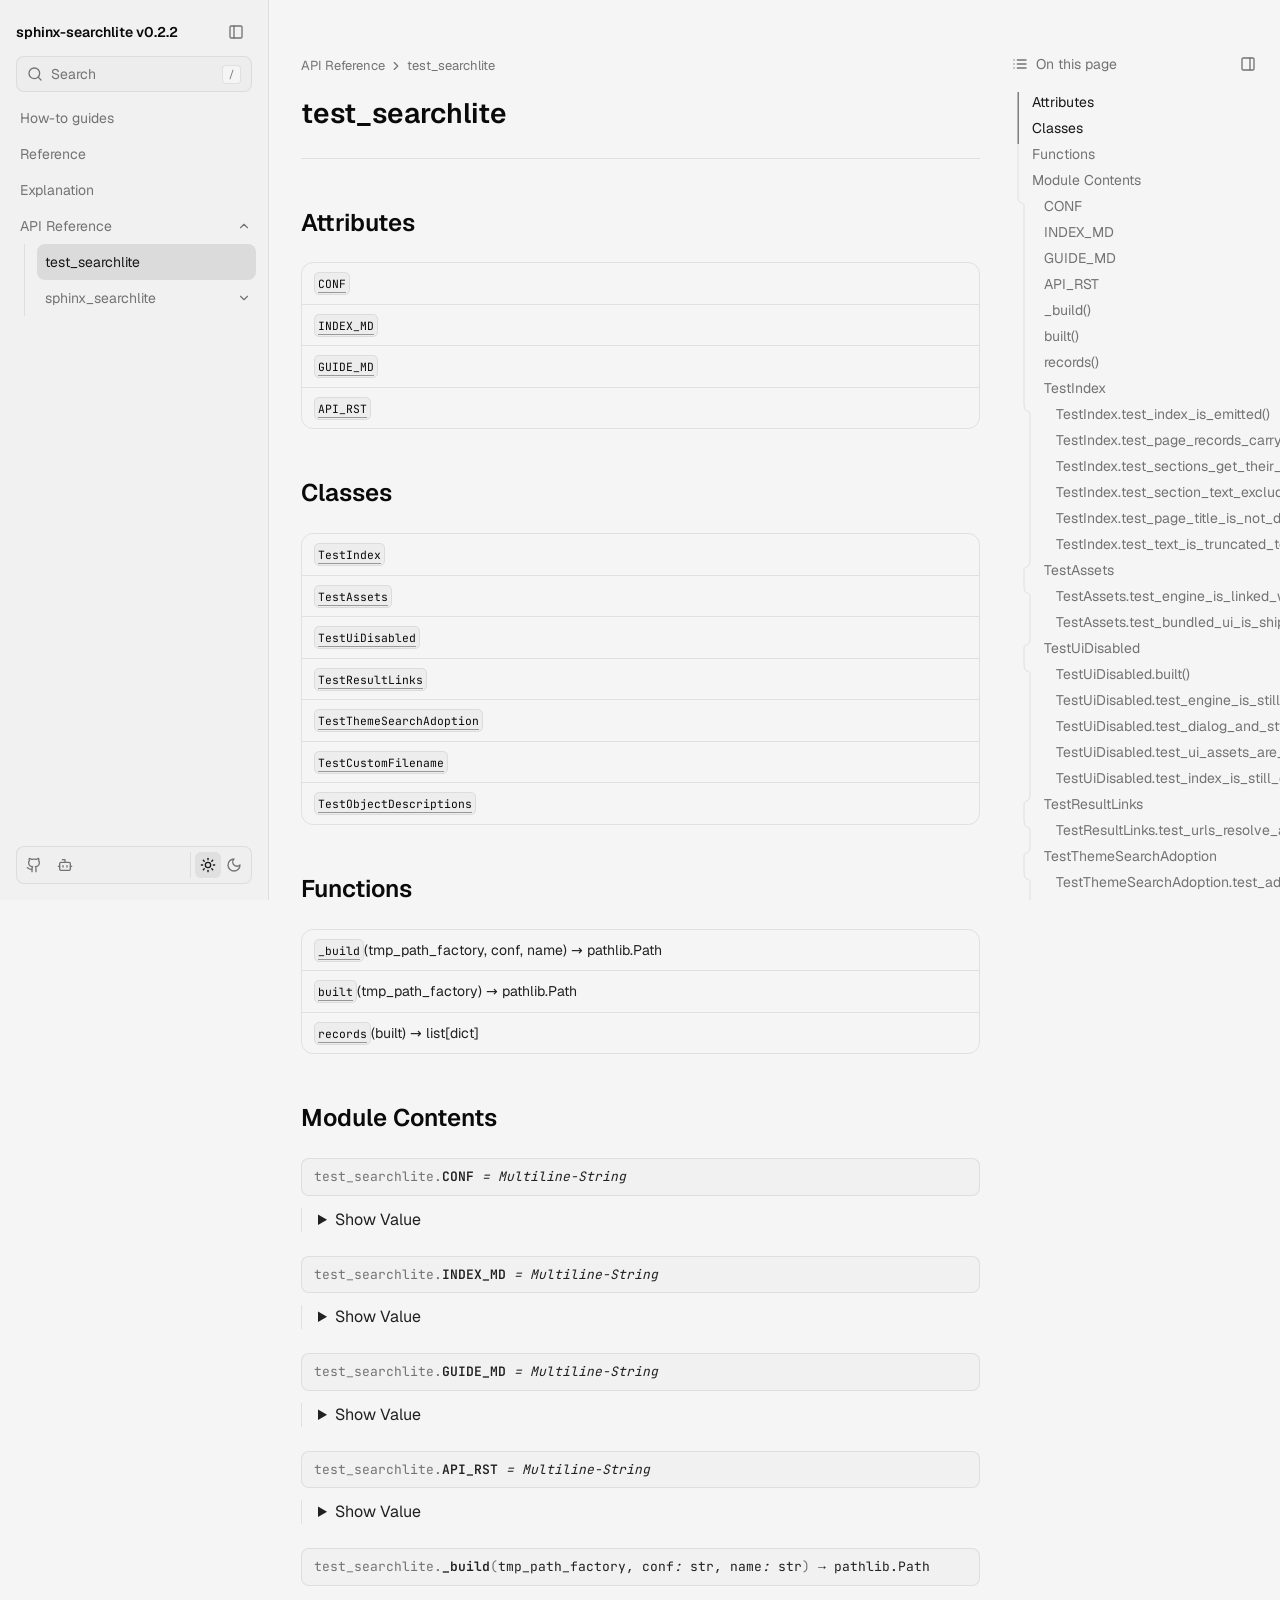
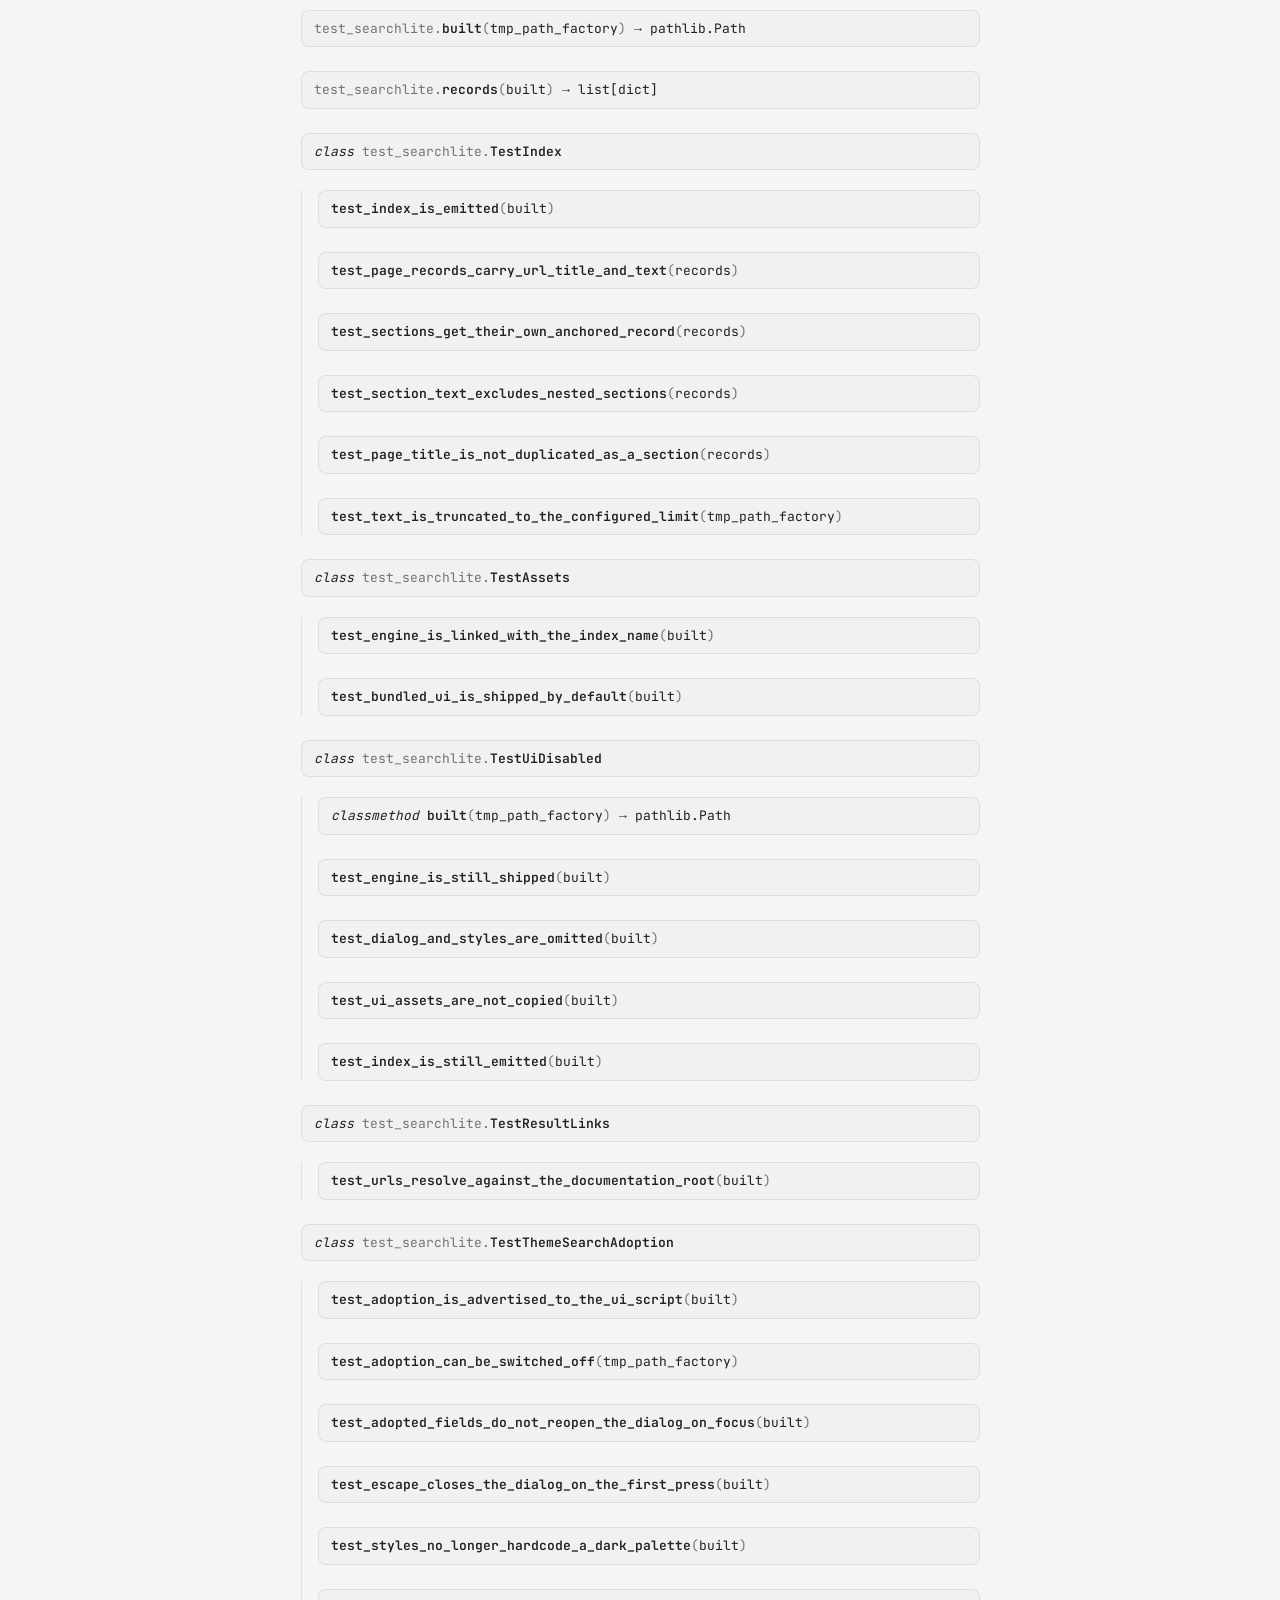
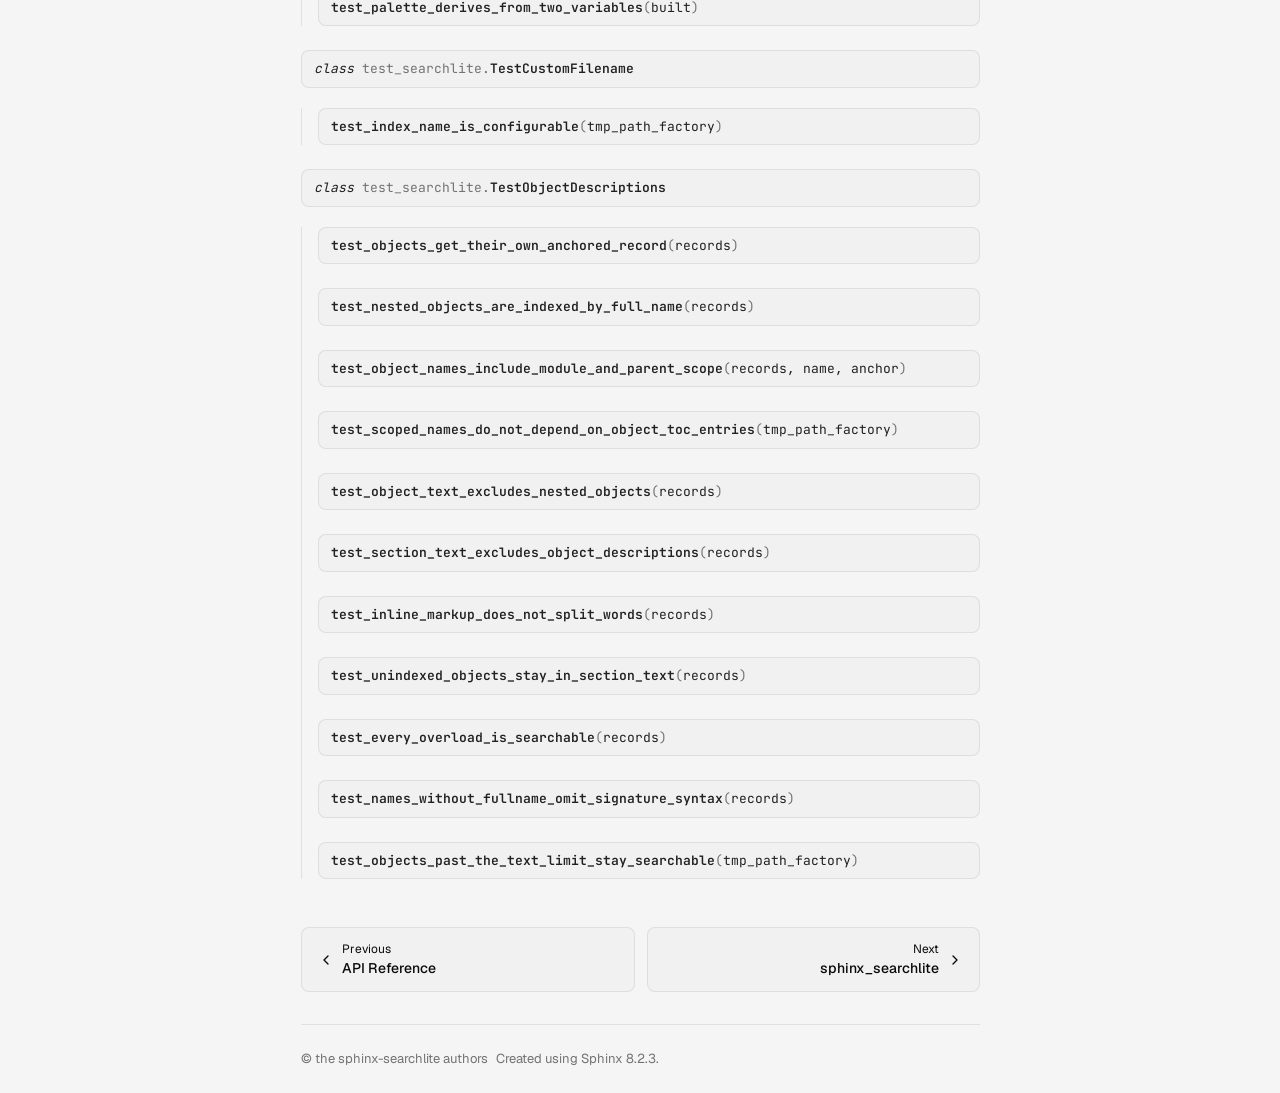
<file: autoapi/test_searchlite/index.html>
<!DOCTYPE html>

<html lang="en" data-content_root="../../">
  <head>
    <meta charset="utf-8" />
    <meta name="viewport" content="width=device-width, initial-scale=1.0" /><meta name="viewport" content="width=device-width, initial-scale=1" />

    <title>test_searchlite &#8212; sphinx-searchlite v0.2.2</title>
    <link rel="stylesheet" type="text/css" href="../../_static/pygments.css?v=03e43079" />
    <link rel="stylesheet" type="text/css" href="../../_static/fuma.css?v=ca04d621" />
    <link rel="stylesheet" type="text/css" href="../../_static/fuma-code.css?v=a950e949" />
    <link rel="stylesheet" type="text/css" href="../../_static/mystnb.11b39860a7a0cbfd473a3ad8a317855267ff0bd372690045ca344a6b62be495e.css" />
    <link rel="stylesheet" type="text/css" href="../../_static/copybutton.css?v=76b2166b" />
    <link rel="stylesheet" type="text/css" href="../../_static/graphviz.css?v=4ae1632d" />
    <link rel="stylesheet" type="text/css" href="../../_static/autodoc_pydantic.css" />
    <link rel="stylesheet" type="text/css" href="../../_static/sphinx-design.min.css?v=95c83b7e" />
    <link rel="stylesheet" type="text/css" href="../../_static/fonts/fuma-fonts.css?v=c2892c73" />
    <link rel="stylesheet" type="text/css" href="../../_static/styles/custom.css?v=88c24c6a" />
    <script src="../../_static/documentation_options.js?v=000c92bf"></script>
    <script src="../../_static/doctools.js?v=9bcbadda"></script>
    <script src="../../_static/sphinx_highlight.js?v=dc90522c"></script>
    <script src="../../_static/clipboard.min.js?v=a7894cd8"></script>
    <script src="../../_static/copybutton.js?v=f281be69"></script>
    <script src="../../_static/design-tabs.js?v=f930bc37"></script>
    <script data-searchlite-index="searchlite-index.json" defer="defer" src="../../_static/searchlite.js?v=a5320898"></script>
    <script defer="defer" src="../../_static/fuma.js?v=9c325f6c"></script>
    <script src="../../_static/js/custom.js?v=956e5d78"></script>
    <link rel="index" title="Index" href="../../genindex.html" />
    <link rel="search" title="Search" href="../../search.html" />
    <link rel="next" title="sphinx_searchlite" href="../sphinx_searchlite/index.html" />
    <link rel="prev" title="API Reference" href="../index.html" />
    <script>
      (function () {
        var root = document.documentElement;
        try {
          var stored = localStorage.getItem("fuma-theme");
          if (stored) {
            root.classList.add(stored === "dark" ? "dark" : "light");
            root.style.colorScheme = stored === "dark" ? "dark" : "light";
          }
          if (localStorage.getItem("fuma-sidebar") === "collapsed") root.dataset.sidebarCollapsed = "true";
          if (localStorage.getItem("fuma-toc") === "collapsed") root.dataset.tocCollapsed = "true";
        } catch (e) {}
      })();
    </script>
  </head>
<body class="fd-body" data-layout="docs" data-toc-style="normal" data-open-level="0">
<div id="fd-layout"><header id="fd-subnav">
  <div class="fd-subnav-inner">
    <button type="button" class="fd-icon-button fd-sidebar-toggle" aria-controls="fd-sidebar" aria-expanded="false" aria-label="Toggle navigation" title="Toggle navigation">
      <svg xmlns="http://www.w3.org/2000/svg" viewBox="0 0 24 24" fill="none" stroke="currentColor" stroke-width="2" stroke-linecap="round" stroke-linejoin="round" aria-hidden="true" class="fd-icon "><path d="M4 6h16"/><path d="M4 12h16"/><path d="M4 18h16"/></svg>
    </button><a class="fd-brand" href="../../index.html"><span class="fd-brand-name">sphinx-searchlite v0.2.2</span>
</a>

    <div class="fd-nav-actions">
      <button type="button" class="fd-icon-button" data-fd-search-open aria-label="Search" title="Search"><svg xmlns="http://www.w3.org/2000/svg" viewBox="0 0 24 24" fill="none" stroke="currentColor" stroke-width="2" stroke-linecap="round" stroke-linejoin="round" aria-hidden="true" class="fd-icon "><circle cx="11" cy="11" r="8"/><path d="m21 21-4.3-4.3"/></svg></button>
      <a class="fd-icon-button" href="https://github.com/python-project-templates/sphinx-searchlite" target="_blank" rel="noopener" aria-label="GitHub" title="GitHub"><svg xmlns="http://www.w3.org/2000/svg" viewBox="0 0 24 24" fill="none" stroke="currentColor" stroke-width="2" stroke-linecap="round" stroke-linejoin="round" aria-hidden="true" class="fd-icon "><path d="M15 22v-4a4.8 4.8 0 0 0-1-3.5c3 0 6-2 6-5.5.08-1.25-.27-2.48-1-3.5.28-1.15.28-2.35 0-3.5 0 0-1 0-3 1.5-2.64-.5-5.36-.5-8 0C6 2 5 2 5 2c-.3 1.15-.3 2.35 0 3.5A5.4 5.4 0 0 0 4 9c0 3.5 3 5.5 6 5.5-.39.49-.68 1.05-.85 1.65-.17.6-.22 1.23-.15 1.85v4"/><path d="M9 18c-4.51 2-5-2-7-2"/></svg></a>
<details class="fd-llms">
  <summary class="fd-icon-button" aria-label="LLM documentation" title="LLM documentation">
    <svg xmlns="http://www.w3.org/2000/svg" viewBox="0 0 24 24" fill="none" stroke="currentColor" stroke-width="2" stroke-linecap="round" stroke-linejoin="round" aria-hidden="true" class="fd-icon fd-icon-bot"><path d="M12 8V4H8"/><rect width="16" height="12" x="4" y="8" rx="2"/><path d="M2 14h2m16 0h2m-13-1v2m6-2v2"/></svg>
  </summary>
  <nav class="fd-llms-menu" aria-label="LLM documentation">
    <a href="../../llms.txt" title="llms.txt">llms.txt</a>
    <a href="../../llms-full.txt" title="llms-full.txt">llms-full.txt</a>
  </nav>
</details>
      <button type="button" class="fd-icon-button fd-theme-toggle" aria-label="Toggle theme" title="Toggle theme">
        <svg xmlns="http://www.w3.org/2000/svg" viewBox="0 0 24 24" fill="none" stroke="currentColor" stroke-width="2" stroke-linecap="round" stroke-linejoin="round" aria-hidden="true" class="fd-icon fd-icon-light"><circle cx="12" cy="12" r="4"/><path d="M12 2v2"/><path d="M12 20v2"/><path d="m4.93 4.93 1.41 1.41"/><path d="m17.66 17.66 1.41 1.41"/><path d="M2 12h2"/><path d="M20 12h2"/><path d="m6.34 17.66-1.41 1.41"/><path d="m19.07 4.93-1.41 1.41"/></svg><svg xmlns="http://www.w3.org/2000/svg" viewBox="0 0 24 24" fill="none" stroke="currentColor" stroke-width="2" stroke-linecap="round" stroke-linejoin="round" aria-hidden="true" class="fd-icon fd-icon-dark"><path d="M12 3a6 6 0 0 0 9 9 9 9 0 1 1-9-9"/></svg>
      </button>
    </div>
  </div>
</header>

<aside id="fd-sidebar" aria-label="Documentation">
  <div class="fd-sidebar-header">
    <div class="fd-sidebar-brand-row"><a class="fd-brand" href="../../index.html"><span class="fd-brand-name">sphinx-searchlite v0.2.2</span>
</a>
      <button type="button" class="fd-icon-button fd-sidebar-collapse" aria-label="Collapse sidebar" title="Collapse sidebar"><svg xmlns="http://www.w3.org/2000/svg" viewBox="0 0 24 24" fill="none" stroke="currentColor" stroke-width="2" stroke-linecap="round" stroke-linejoin="round" aria-hidden="true" class="fd-icon "><rect width="18" height="18" x="3" y="3" rx="2"/><path d="M9 3v18"/></svg></button>
    </div>
    <button type="button" class="fd-search-trigger" data-fd-search-open title="Search">
      <svg xmlns="http://www.w3.org/2000/svg" viewBox="0 0 24 24" fill="none" stroke="currentColor" stroke-width="2" stroke-linecap="round" stroke-linejoin="round" aria-hidden="true" class="fd-icon "><circle cx="11" cy="11" r="8"/><path d="m21 21-4.3-4.3"/></svg><span>Search</span><kbd class="fd-kbd">/</kbd>
    </button>
  </div>

  <nav class="fd-sidebar-nav">
    <div class="fd-sidebar-group">
      
<ul class="fd-tree">
  <li class="fd-tree-item">
    <a class="fd-link" href="../../docs/src/how-to.html">
      <span class="fd-link-text">How-to guides</span>
    </a>
  </li>
  <li class="fd-tree-item">
    <a class="fd-link" href="../../docs/src/reference.html">
      <span class="fd-link-text">Reference</span>
    </a>
  </li>
  <li class="fd-tree-item">
    <a class="fd-link" href="../../docs/src/explanation.html">
      <span class="fd-link-text">Explanation</span>
    </a>
  </li>
  <li class="fd-tree-item">
    <details class="fd-folder" open>
      <summary class="fd-folder-summary" title="Toggle section: API Reference">
        <a class="fd-link" href="../index.html">
          <span class="fd-link-text">API Reference</span>
        </a>
        <span class="fd-folder-marker" aria-hidden="true"><svg xmlns="http://www.w3.org/2000/svg" viewBox="0 0 24 24" fill="none" stroke="currentColor" stroke-width="2" stroke-linecap="round" stroke-linejoin="round" aria-hidden="true" class="fd-icon "><path d="m6 9 6 6 6-6"/></svg></span>
      </summary>
      
<ul class="fd-tree">
  <li class="fd-tree-item">
    <a class="fd-link fd-current" href="#">
      <span class="fd-link-text">test_searchlite</span>
    </a>
  </li>
  <li class="fd-tree-item">
    <details class="fd-folder">
      <summary class="fd-folder-summary" title="Toggle section: sphinx_searchlite">
        <a class="fd-link" href="../sphinx_searchlite/index.html">
          <span class="fd-link-text">sphinx_searchlite</span>
        </a>
        <span class="fd-folder-marker" aria-hidden="true"><svg xmlns="http://www.w3.org/2000/svg" viewBox="0 0 24 24" fill="none" stroke="currentColor" stroke-width="2" stroke-linecap="round" stroke-linejoin="round" aria-hidden="true" class="fd-icon "><path d="m6 9 6 6 6-6"/></svg></span>
      </summary>
      
<ul class="fd-tree">
  <li class="fd-tree-item">
    <a class="fd-link" href="../sphinx_searchlite/_index/index.html">
      <span class="fd-link-text">sphinx_searchlite._index</span>
    </a>
  </li>
</ul>
    </details>
  </li>
</ul>
    </details>
  </li>
</ul>
    </div>
  </nav>

  <div class="fd-sidebar-footer">
    <div class="fd-toolbar">
      <a class="fd-toolbar-item" href="https://github.com/python-project-templates/sphinx-searchlite" target="_blank" rel="noopener" aria-label="GitHub" title="GitHub"><svg xmlns="http://www.w3.org/2000/svg" viewBox="0 0 24 24" fill="none" stroke="currentColor" stroke-width="2" stroke-linecap="round" stroke-linejoin="round" aria-hidden="true" class="fd-icon "><path d="M15 22v-4a4.8 4.8 0 0 0-1-3.5c3 0 6-2 6-5.5.08-1.25-.27-2.48-1-3.5.28-1.15.28-2.35 0-3.5 0 0-1 0-3 1.5-2.64-.5-5.36-.5-8 0C6 2 5 2 5 2c-.3 1.15-.3 2.35 0 3.5A5.4 5.4 0 0 0 4 9c0 3.5 3 5.5 6 5.5-.39.49-.68 1.05-.85 1.65-.17.6-.22 1.23-.15 1.85v4"/><path d="M9 18c-4.51 2-5-2-7-2"/></svg></a>
<details class="fd-llms">
  <summary class="fd-icon-button" aria-label="LLM documentation" title="LLM documentation">
    <svg xmlns="http://www.w3.org/2000/svg" viewBox="0 0 24 24" fill="none" stroke="currentColor" stroke-width="2" stroke-linecap="round" stroke-linejoin="round" aria-hidden="true" class="fd-icon fd-icon-bot"><path d="M12 8V4H8"/><rect width="16" height="12" x="4" y="8" rx="2"/><path d="M2 14h2m16 0h2m-13-1v2m6-2v2"/></svg>
  </summary>
  <nav class="fd-llms-menu" aria-label="LLM documentation">
    <a href="../../llms.txt" title="llms.txt">llms.txt</a>
    <a href="../../llms-full.txt" title="llms-full.txt">llms-full.txt</a>
  </nav>
</details>
      <div class="fd-theme-switch" role="group" aria-label="Theme">
        <button type="button" class="fd-theme-option" data-fd-theme="light" aria-label="Light theme" title="Light theme"><svg xmlns="http://www.w3.org/2000/svg" viewBox="0 0 24 24" fill="none" stroke="currentColor" stroke-width="2" stroke-linecap="round" stroke-linejoin="round" aria-hidden="true" class="fd-icon "><circle cx="12" cy="12" r="4"/><path d="M12 2v2"/><path d="M12 20v2"/><path d="m4.93 4.93 1.41 1.41"/><path d="m17.66 17.66 1.41 1.41"/><path d="M2 12h2"/><path d="M20 12h2"/><path d="m6.34 17.66-1.41 1.41"/><path d="m19.07 4.93-1.41 1.41"/></svg></button>
        <button type="button" class="fd-theme-option" data-fd-theme="dark" aria-label="Dark theme" title="Dark theme"><svg xmlns="http://www.w3.org/2000/svg" viewBox="0 0 24 24" fill="none" stroke="currentColor" stroke-width="2" stroke-linecap="round" stroke-linejoin="round" aria-hidden="true" class="fd-icon "><path d="M12 3a6 6 0 0 0 9 9 9 9 0 1 1-9-9"/></svg></button>
      </div>
    </div>
  </div>
</aside>
<button type="button" id="fd-sidebar-restore" class="fd-icon-button" aria-label="Expand sidebar" title="Expand sidebar"><svg xmlns="http://www.w3.org/2000/svg" viewBox="0 0 24 24" fill="none" stroke="currentColor" stroke-width="2" stroke-linecap="round" stroke-linejoin="round" aria-hidden="true" class="fd-icon "><rect width="18" height="18" x="3" y="3" rx="2"/><path d="M9 3v18"/></svg></button>
<div class="fd-sidebar-scrim" hidden></div>
  <div id="fd-toc-popover">
    <button type="button" class="fd-toc-trigger" aria-expanded="false" aria-controls="fd-toc-mobile" title="On this page">
      <svg xmlns="http://www.w3.org/2000/svg" viewBox="0 0 24 24" fill="none" stroke="currentColor" stroke-width="2" stroke-linecap="round" stroke-linejoin="round" aria-hidden="true" class="fd-icon "><path d="M8 6h13"/><path d="M8 12h13"/><path d="M8 18h13"/><path d="M3 6h.01"/><path d="M3 12h.01"/><path d="M3 18h.01"/></svg><span>On this page</span><svg xmlns="http://www.w3.org/2000/svg" viewBox="0 0 24 24" fill="none" stroke="currentColor" stroke-width="2" stroke-linecap="round" stroke-linejoin="round" aria-hidden="true" class="fd-icon "><path d="m6 9 6 6 6-6"/></svg>
    </button>
    <div id="fd-toc-mobile" hidden><ul class="fd-toc-list">
  <li class="fd-toc-item" data-depth="1">
    <a href="#attributes">Attributes</a>
  </li>
  <li class="fd-toc-item" data-depth="1">
    <a href="#classes">Classes</a>
  </li>
  <li class="fd-toc-item" data-depth="1">
    <a href="#functions">Functions</a>
  </li>
  <li class="fd-toc-item" data-depth="1">
    <a href="#module-contents">Module Contents</a>
  </li>
  <li class="fd-toc-item" data-depth="2">
    <a href="#test_searchlite.CONF">CONF</a>
  </li>
  <li class="fd-toc-item" data-depth="2">
    <a href="#test_searchlite.INDEX_MD">INDEX_MD</a>
  </li>
  <li class="fd-toc-item" data-depth="2">
    <a href="#test_searchlite.GUIDE_MD">GUIDE_MD</a>
  </li>
  <li class="fd-toc-item" data-depth="2">
    <a href="#test_searchlite.API_RST">API_RST</a>
  </li>
  <li class="fd-toc-item" data-depth="2">
    <a href="#test_searchlite._build">_build()</a>
  </li>
  <li class="fd-toc-item" data-depth="2">
    <a href="#test_searchlite.built">built()</a>
  </li>
  <li class="fd-toc-item" data-depth="2">
    <a href="#test_searchlite.records">records()</a>
  </li>
  <li class="fd-toc-item" data-depth="2">
    <a href="#test_searchlite.TestIndex">TestIndex</a>
  </li>
  <li class="fd-toc-item" data-depth="3">
    <a href="#test_searchlite.TestIndex.test_index_is_emitted">TestIndex.test_index_is_emitted()</a>
  </li>
  <li class="fd-toc-item" data-depth="3">
    <a href="#test_searchlite.TestIndex.test_page_records_carry_url_title_and_text">TestIndex.test_page_records_carry_url_title_and_text()</a>
  </li>
  <li class="fd-toc-item" data-depth="3">
    <a href="#test_searchlite.TestIndex.test_sections_get_their_own_anchored_record">TestIndex.test_sections_get_their_own_anchored_record()</a>
  </li>
  <li class="fd-toc-item" data-depth="3">
    <a href="#test_searchlite.TestIndex.test_section_text_excludes_nested_sections">TestIndex.test_section_text_excludes_nested_sections()</a>
  </li>
  <li class="fd-toc-item" data-depth="3">
    <a href="#test_searchlite.TestIndex.test_page_title_is_not_duplicated_as_a_section">TestIndex.test_page_title_is_not_duplicated_as_a_section()</a>
  </li>
  <li class="fd-toc-item" data-depth="3">
    <a href="#test_searchlite.TestIndex.test_text_is_truncated_to_the_configured_limit">TestIndex.test_text_is_truncated_to_the_configured_limit()</a>
  </li>
  <li class="fd-toc-item" data-depth="2">
    <a href="#test_searchlite.TestAssets">TestAssets</a>
  </li>
  <li class="fd-toc-item" data-depth="3">
    <a href="#test_searchlite.TestAssets.test_engine_is_linked_with_the_index_name">TestAssets.test_engine_is_linked_with_the_index_name()</a>
  </li>
  <li class="fd-toc-item" data-depth="3">
    <a href="#test_searchlite.TestAssets.test_bundled_ui_is_shipped_by_default">TestAssets.test_bundled_ui_is_shipped_by_default()</a>
  </li>
  <li class="fd-toc-item" data-depth="2">
    <a href="#test_searchlite.TestUiDisabled">TestUiDisabled</a>
  </li>
  <li class="fd-toc-item" data-depth="3">
    <a href="#test_searchlite.TestUiDisabled.built">TestUiDisabled.built()</a>
  </li>
  <li class="fd-toc-item" data-depth="3">
    <a href="#test_searchlite.TestUiDisabled.test_engine_is_still_shipped">TestUiDisabled.test_engine_is_still_shipped()</a>
  </li>
  <li class="fd-toc-item" data-depth="3">
    <a href="#test_searchlite.TestUiDisabled.test_dialog_and_styles_are_omitted">TestUiDisabled.test_dialog_and_styles_are_omitted()</a>
  </li>
  <li class="fd-toc-item" data-depth="3">
    <a href="#test_searchlite.TestUiDisabled.test_ui_assets_are_not_copied">TestUiDisabled.test_ui_assets_are_not_copied()</a>
  </li>
  <li class="fd-toc-item" data-depth="3">
    <a href="#test_searchlite.TestUiDisabled.test_index_is_still_emitted">TestUiDisabled.test_index_is_still_emitted()</a>
  </li>
  <li class="fd-toc-item" data-depth="2">
    <a href="#test_searchlite.TestResultLinks">TestResultLinks</a>
  </li>
  <li class="fd-toc-item" data-depth="3">
    <a href="#test_searchlite.TestResultLinks.test_urls_resolve_against_the_documentation_root">TestResultLinks.test_urls_resolve_against_the_documentation_root()</a>
  </li>
  <li class="fd-toc-item" data-depth="2">
    <a href="#test_searchlite.TestThemeSearchAdoption">TestThemeSearchAdoption</a>
  </li>
  <li class="fd-toc-item" data-depth="3">
    <a href="#test_searchlite.TestThemeSearchAdoption.test_adoption_is_advertised_to_the_ui_script">TestThemeSearchAdoption.test_adoption_is_advertised_to_the_ui_script()</a>
  </li>
  <li class="fd-toc-item" data-depth="3">
    <a href="#test_searchlite.TestThemeSearchAdoption.test_adoption_can_be_switched_off">TestThemeSearchAdoption.test_adoption_can_be_switched_off()</a>
  </li>
  <li class="fd-toc-item" data-depth="3">
    <a href="#test_searchlite.TestThemeSearchAdoption.test_adopted_fields_do_not_reopen_the_dialog_on_focus">TestThemeSearchAdoption.test_adopted_fields_do_not_reopen_the_dialog_on_focus()</a>
  </li>
  <li class="fd-toc-item" data-depth="3">
    <a href="#test_searchlite.TestThemeSearchAdoption.test_escape_closes_the_dialog_on_the_first_press">TestThemeSearchAdoption.test_escape_closes_the_dialog_on_the_first_press()</a>
  </li>
  <li class="fd-toc-item" data-depth="3">
    <a href="#test_searchlite.TestThemeSearchAdoption.test_styles_no_longer_hardcode_a_dark_palette">TestThemeSearchAdoption.test_styles_no_longer_hardcode_a_dark_palette()</a>
  </li>
  <li class="fd-toc-item" data-depth="3">
    <a href="#test_searchlite.TestThemeSearchAdoption.test_palette_derives_from_two_variables">TestThemeSearchAdoption.test_palette_derives_from_two_variables()</a>
  </li>
  <li class="fd-toc-item" data-depth="2">
    <a href="#test_searchlite.TestCustomFilename">TestCustomFilename</a>
  </li>
  <li class="fd-toc-item" data-depth="3">
    <a href="#test_searchlite.TestCustomFilename.test_index_name_is_configurable">TestCustomFilename.test_index_name_is_configurable()</a>
  </li>
  <li class="fd-toc-item" data-depth="2">
    <a href="#test_searchlite.TestObjectDescriptions">TestObjectDescriptions</a>
  </li>
  <li class="fd-toc-item" data-depth="3">
    <a href="#test_searchlite.TestObjectDescriptions.test_objects_get_their_own_anchored_record">TestObjectDescriptions.test_objects_get_their_own_anchored_record()</a>
  </li>
  <li class="fd-toc-item" data-depth="3">
    <a href="#test_searchlite.TestObjectDescriptions.test_nested_objects_are_indexed_by_full_name">TestObjectDescriptions.test_nested_objects_are_indexed_by_full_name()</a>
  </li>
  <li class="fd-toc-item" data-depth="3">
    <a href="#test_searchlite.TestObjectDescriptions.test_object_names_include_module_and_parent_scope">TestObjectDescriptions.test_object_names_include_module_and_parent_scope()</a>
  </li>
  <li class="fd-toc-item" data-depth="3">
    <a href="#test_searchlite.TestObjectDescriptions.test_scoped_names_do_not_depend_on_object_toc_entries">TestObjectDescriptions.test_scoped_names_do_not_depend_on_object_toc_entries()</a>
  </li>
  <li class="fd-toc-item" data-depth="3">
    <a href="#test_searchlite.TestObjectDescriptions.test_object_text_excludes_nested_objects">TestObjectDescriptions.test_object_text_excludes_nested_objects()</a>
  </li>
  <li class="fd-toc-item" data-depth="3">
    <a href="#test_searchlite.TestObjectDescriptions.test_section_text_excludes_object_descriptions">TestObjectDescriptions.test_section_text_excludes_object_descriptions()</a>
  </li>
  <li class="fd-toc-item" data-depth="3">
    <a href="#test_searchlite.TestObjectDescriptions.test_inline_markup_does_not_split_words">TestObjectDescriptions.test_inline_markup_does_not_split_words()</a>
  </li>
  <li class="fd-toc-item" data-depth="3">
    <a href="#test_searchlite.TestObjectDescriptions.test_unindexed_objects_stay_in_section_text">TestObjectDescriptions.test_unindexed_objects_stay_in_section_text()</a>
  </li>
  <li class="fd-toc-item" data-depth="3">
    <a href="#test_searchlite.TestObjectDescriptions.test_every_overload_is_searchable">TestObjectDescriptions.test_every_overload_is_searchable()</a>
  </li>
  <li class="fd-toc-item" data-depth="3">
    <a href="#test_searchlite.TestObjectDescriptions.test_names_without_fullname_omit_signature_syntax">TestObjectDescriptions.test_names_without_fullname_omit_signature_syntax()</a>
  </li>
  <li class="fd-toc-item" data-depth="3">
    <a href="#test_searchlite.TestObjectDescriptions.test_objects_past_the_text_limit_stay_searchable">TestObjectDescriptions.test_objects_past_the_text_limit_stay_searchable()</a>
  </li>
</ul>
</div>
  </div>

  <main id="fd-main">
    <article class="fd-page">
<nav class="fd-breadcrumbs" aria-label="Breadcrumbs">
  <ol>
    <li>
      <a href="../index.html">API Reference</a>
      <svg xmlns="http://www.w3.org/2000/svg" viewBox="0 0 24 24" fill="none" stroke="currentColor" stroke-width="2" stroke-linecap="round" stroke-linejoin="round" aria-hidden="true" class="fd-icon "><path d="m9 18 6-6-6-6"/></svg>
    </li>
    <li aria-current="page">test_searchlite</li>
  </ol>
</nav>
      <div class="fd-prose">
  <section id="module-test_searchlite">
<span id="test-searchlite"></span><h1>test_searchlite<a class="headerlink" href="#module-test_searchlite" title="Link to this heading">¶</a></h1>
<section id="attributes">
<h2>Attributes<a class="headerlink" href="#attributes" title="Link to this heading">¶</a></h2>
<table class="autosummary longtable docutils align-default">
<tbody>
<tr class="row-odd"><td><p><a class="reference internal" href="#test_searchlite.CONF" title="test_searchlite.CONF"><code class="xref py py-obj docutils literal notranslate"><span class="pre">CONF</span></code></a></p></td>
<td><p></p></td>
</tr>
<tr class="row-even"><td><p><a class="reference internal" href="#test_searchlite.INDEX_MD" title="test_searchlite.INDEX_MD"><code class="xref py py-obj docutils literal notranslate"><span class="pre">INDEX_MD</span></code></a></p></td>
<td><p></p></td>
</tr>
<tr class="row-odd"><td><p><a class="reference internal" href="#test_searchlite.GUIDE_MD" title="test_searchlite.GUIDE_MD"><code class="xref py py-obj docutils literal notranslate"><span class="pre">GUIDE_MD</span></code></a></p></td>
<td><p></p></td>
</tr>
<tr class="row-even"><td><p><a class="reference internal" href="#test_searchlite.API_RST" title="test_searchlite.API_RST"><code class="xref py py-obj docutils literal notranslate"><span class="pre">API_RST</span></code></a></p></td>
<td><p></p></td>
</tr>
</tbody>
</table>
</section>
<section id="classes">
<h2>Classes<a class="headerlink" href="#classes" title="Link to this heading">¶</a></h2>
<table class="autosummary longtable docutils align-default">
<tbody>
<tr class="row-odd"><td><p><a class="reference internal" href="#test_searchlite.TestIndex" title="test_searchlite.TestIndex"><code class="xref py py-obj docutils literal notranslate"><span class="pre">TestIndex</span></code></a></p></td>
<td><p></p></td>
</tr>
<tr class="row-even"><td><p><a class="reference internal" href="#test_searchlite.TestAssets" title="test_searchlite.TestAssets"><code class="xref py py-obj docutils literal notranslate"><span class="pre">TestAssets</span></code></a></p></td>
<td><p></p></td>
</tr>
<tr class="row-odd"><td><p><a class="reference internal" href="#test_searchlite.TestUiDisabled" title="test_searchlite.TestUiDisabled"><code class="xref py py-obj docutils literal notranslate"><span class="pre">TestUiDisabled</span></code></a></p></td>
<td><p></p></td>
</tr>
<tr class="row-even"><td><p><a class="reference internal" href="#test_searchlite.TestResultLinks" title="test_searchlite.TestResultLinks"><code class="xref py py-obj docutils literal notranslate"><span class="pre">TestResultLinks</span></code></a></p></td>
<td><p></p></td>
</tr>
<tr class="row-odd"><td><p><a class="reference internal" href="#test_searchlite.TestThemeSearchAdoption" title="test_searchlite.TestThemeSearchAdoption"><code class="xref py py-obj docutils literal notranslate"><span class="pre">TestThemeSearchAdoption</span></code></a></p></td>
<td><p></p></td>
</tr>
<tr class="row-even"><td><p><a class="reference internal" href="#test_searchlite.TestCustomFilename" title="test_searchlite.TestCustomFilename"><code class="xref py py-obj docutils literal notranslate"><span class="pre">TestCustomFilename</span></code></a></p></td>
<td><p></p></td>
</tr>
<tr class="row-odd"><td><p><a class="reference internal" href="#test_searchlite.TestObjectDescriptions" title="test_searchlite.TestObjectDescriptions"><code class="xref py py-obj docutils literal notranslate"><span class="pre">TestObjectDescriptions</span></code></a></p></td>
<td><p></p></td>
</tr>
</tbody>
</table>
</section>
<section id="functions">
<h2>Functions<a class="headerlink" href="#functions" title="Link to this heading">¶</a></h2>
<table class="autosummary longtable docutils align-default">
<tbody>
<tr class="row-odd"><td><p><a class="reference internal" href="#test_searchlite._build" title="test_searchlite._build"><code class="xref py py-obj docutils literal notranslate"><span class="pre">_build</span></code></a>(tmp_path_factory, conf, name) → pathlib.Path</p></td>
<td><p></p></td>
</tr>
<tr class="row-even"><td><p><a class="reference internal" href="#test_searchlite.built" title="test_searchlite.built"><code class="xref py py-obj docutils literal notranslate"><span class="pre">built</span></code></a>(tmp_path_factory) → pathlib.Path</p></td>
<td><p></p></td>
</tr>
<tr class="row-odd"><td><p><a class="reference internal" href="#test_searchlite.records" title="test_searchlite.records"><code class="xref py py-obj docutils literal notranslate"><span class="pre">records</span></code></a>(built) → list[dict]</p></td>
<td><p></p></td>
</tr>
</tbody>
</table>
</section>
<section id="module-contents">
<h2>Module Contents<a class="headerlink" href="#module-contents" title="Link to this heading">¶</a></h2>
<dl class="py data">
<dt class="sig sig-object py" id="test_searchlite.CONF">
<span class="sig-prename descclassname"><span class="pre">test_searchlite.</span></span><span class="sig-name descname"><span class="pre">CONF</span></span><em class="property"><span class="w"> </span><span class="p"><span class="pre">=</span></span><span class="w"> </span><span class="pre">Multiline-String</span></em><a class="headerlink" href="#test_searchlite.CONF" title="Link to this definition">¶</a></dt>
<dd><details><summary>Show Value</summary><div class="highlight-python notranslate"><div class="highlight"><pre><span></span><span class="sd">"""</span>
<span class="sd">extensions = ["myst_parser", "sphinx_searchlite"]</span>
<span class="sd">project = "Demo"</span>
<span class="sd">html_theme = "basic"</span>
<span class="sd">"""</span>
</pre></div>
</div>
</details></dd></dl>

<dl class="py data">
<dt class="sig sig-object py" id="test_searchlite.INDEX_MD">
<span class="sig-prename descclassname"><span class="pre">test_searchlite.</span></span><span class="sig-name descname"><span class="pre">INDEX_MD</span></span><em class="property"><span class="w"> </span><span class="p"><span class="pre">=</span></span><span class="w"> </span><span class="pre">Multiline-String</span></em><a class="headerlink" href="#test_searchlite.INDEX_MD" title="Link to this definition">¶</a></dt>
<dd><details><summary>Show Value</summary><div class="highlight-python notranslate"><div class="highlight"><pre><span></span><span class="sd">"""</span>
<span class="sd"># Demo</span>

<span class="sd">Intro text.</span>

<span class="sd">```{toctree}</span>

<span class="sd">guide</span>
<span class="sd">```</span>
<span class="sd">"""</span>
</pre></div>
</div>
</details></dd></dl>

<dl class="py data">
<dt class="sig sig-object py" id="test_searchlite.GUIDE_MD">
<span class="sig-prename descclassname"><span class="pre">test_searchlite.</span></span><span class="sig-name descname"><span class="pre">GUIDE_MD</span></span><em class="property"><span class="w"> </span><span class="p"><span class="pre">=</span></span><span class="w"> </span><span class="pre">Multiline-String</span></em><a class="headerlink" href="#test_searchlite.GUIDE_MD" title="Link to this definition">¶</a></dt>
<dd><details><summary>Show Value</summary><div class="highlight-python notranslate"><div class="highlight"><pre><span></span><span class="sd">"""</span>
<span class="sd"># Guide</span>

<span class="sd">## First section</span>

<span class="sd">Content about widgets.</span>

<span class="sd">### Nested heading</span>

<span class="sd">More detail.</span>

<span class="sd">## Second section</span>

<span class="sd">Other content.</span>
<span class="sd">"""</span>
</pre></div>
</div>
</details></dd></dl>

<dl class="py data">
<dt class="sig sig-object py" id="test_searchlite.API_RST">
<span class="sig-prename descclassname"><span class="pre">test_searchlite.</span></span><span class="sig-name descname"><span class="pre">API_RST</span></span><em class="property"><span class="w"> </span><span class="p"><span class="pre">=</span></span><span class="w"> </span><span class="pre">Multiline-String</span></em><a class="headerlink" href="#test_searchlite.API_RST" title="Link to this definition">¶</a></dt>
<dd><details><summary>Show Value</summary><div class="highlight-python notranslate"><div class="highlight"><pre><span></span><span class="sd">"""</span>
<span class="sd">API</span>
<span class="sd">===</span>

<span class="sd">Intro to the API.</span>

<span class="sd">Gadgets</span>
<span class="sd">-------</span>

<span class="sd">Things that frob\ *nicate*.</span>

<span class="sd">.. py:function:: legacy(x)</span>
<span class="sd">   :no-index:</span>

<span class="sd">   Kept for older callers.</span>

<span class="sd">.. py:function:: over(a)</span>
<span class="sd">                 over(a, b)</span>

<span class="sd">   Overloaded.</span>

<span class="sd">.. cpp:class:: template&lt;typename T&gt; ns::Thing</span>

<span class="sd">   A templated thing.</span>

<span class="sd">.. py:class:: Gadget</span>

<span class="sd">   A gadget that frobnicates.</span>

<span class="sd">   .. py:method:: spin(speed)</span>

<span class="sd">      Spins the gadget sprocket.</span>

<span class="sd">.. py:data:: TIMEOUT</span>

<span class="sd">   Seconds before the gadget gives up.</span>

<span class="sd">.. py:module:: north</span>

<span class="sd">.. py:class:: Client</span>

<span class="sd">   Northern client.</span>

<span class="sd">   .. py:method:: connect()</span>

<span class="sd">      Opens the northern connection.</span>

<span class="sd">.. py:module:: south</span>

<span class="sd">.. py:class:: Client</span>

<span class="sd">   Southern client.</span>

<span class="sd">   .. py:method:: connect()</span>

<span class="sd">      Opens the southern connection.</span>

<span class="sd">.. cpp:namespace:: tools</span>

<span class="sd">.. cpp:class:: Socket</span>

<span class="sd">   Network socket.</span>

<span class="sd">   .. cpp:function:: void open()</span>

<span class="sd">      Opens the socket.</span>

<span class="sd">.. c:struct:: Data</span>

<span class="sd">   C structure.</span>

<span class="sd">   .. c:member:: int count</span>

<span class="sd">      Counts the entries.</span>
<span class="sd">"""</span>
</pre></div>
</div>
</details></dd></dl>

<dl class="py function">
<dt class="sig sig-object py" id="test_searchlite._build">
<span class="sig-prename descclassname"><span class="pre">test_searchlite.</span></span><span class="sig-name descname"><span class="pre">_build</span></span><span class="sig-paren">(</span><em class="sig-param"><span class="n"><span class="pre">tmp_path_factory</span></span></em>, <em class="sig-param"><span class="n"><span class="pre">conf</span></span><span class="p"><span class="pre">:</span></span><span class="w"> </span><span class="n"><span class="pre">str</span></span></em>, <em class="sig-param"><span class="n"><span class="pre">name</span></span><span class="p"><span class="pre">:</span></span><span class="w"> </span><span class="n"><span class="pre">str</span></span></em><span class="sig-paren">)</span> <span class="sig-return"><span class="sig-return-icon">&#x2192;</span> <span class="sig-return-typehint"><span class="pre">pathlib.Path</span></span></span><a class="headerlink" href="#test_searchlite._build" title="Link to this definition">¶</a></dt>
<dd></dd></dl>

<dl class="py function">
<dt class="sig sig-object py" id="test_searchlite.built">
<span class="sig-prename descclassname"><span class="pre">test_searchlite.</span></span><span class="sig-name descname"><span class="pre">built</span></span><span class="sig-paren">(</span><em class="sig-param"><span class="n"><span class="pre">tmp_path_factory</span></span></em><span class="sig-paren">)</span> <span class="sig-return"><span class="sig-return-icon">&#x2192;</span> <span class="sig-return-typehint"><span class="pre">pathlib.Path</span></span></span><a class="headerlink" href="#test_searchlite.built" title="Link to this definition">¶</a></dt>
<dd></dd></dl>

<dl class="py function">
<dt class="sig sig-object py" id="test_searchlite.records">
<span class="sig-prename descclassname"><span class="pre">test_searchlite.</span></span><span class="sig-name descname"><span class="pre">records</span></span><span class="sig-paren">(</span><em class="sig-param"><span class="n"><span class="pre">built</span></span></em><span class="sig-paren">)</span> <span class="sig-return"><span class="sig-return-icon">&#x2192;</span> <span class="sig-return-typehint"><span class="pre">list</span><span class="p"><span class="pre">[</span></span><span class="pre">dict</span><span class="p"><span class="pre">]</span></span></span></span><a class="headerlink" href="#test_searchlite.records" title="Link to this definition">¶</a></dt>
<dd></dd></dl>

<dl class="py class">
<dt class="sig sig-object py" id="test_searchlite.TestIndex">
<em class="property"><span class="k"><span class="pre">class</span></span><span class="w"> </span></em><span class="sig-prename descclassname"><span class="pre">test_searchlite.</span></span><span class="sig-name descname"><span class="pre">TestIndex</span></span><a class="headerlink" href="#test_searchlite.TestIndex" title="Link to this definition">¶</a></dt>
<dd><dl class="py method">
<dt class="sig sig-object py" id="test_searchlite.TestIndex.test_index_is_emitted">
<span class="sig-name descname"><span class="pre">test_index_is_emitted</span></span><span class="sig-paren">(</span><em class="sig-param"><span class="n"><span class="pre">built</span></span></em><span class="sig-paren">)</span><a class="headerlink" href="#test_searchlite.TestIndex.test_index_is_emitted" title="Link to this definition">¶</a></dt>
<dd></dd></dl>

<dl class="py method">
<dt class="sig sig-object py" id="test_searchlite.TestIndex.test_page_records_carry_url_title_and_text">
<span class="sig-name descname"><span class="pre">test_page_records_carry_url_title_and_text</span></span><span class="sig-paren">(</span><em class="sig-param"><span class="n"><span class="pre">records</span></span></em><span class="sig-paren">)</span><a class="headerlink" href="#test_searchlite.TestIndex.test_page_records_carry_url_title_and_text" title="Link to this definition">¶</a></dt>
<dd></dd></dl>

<dl class="py method">
<dt class="sig sig-object py" id="test_searchlite.TestIndex.test_sections_get_their_own_anchored_record">
<span class="sig-name descname"><span class="pre">test_sections_get_their_own_anchored_record</span></span><span class="sig-paren">(</span><em class="sig-param"><span class="n"><span class="pre">records</span></span></em><span class="sig-paren">)</span><a class="headerlink" href="#test_searchlite.TestIndex.test_sections_get_their_own_anchored_record" title="Link to this definition">¶</a></dt>
<dd></dd></dl>

<dl class="py method">
<dt class="sig sig-object py" id="test_searchlite.TestIndex.test_section_text_excludes_nested_sections">
<span class="sig-name descname"><span class="pre">test_section_text_excludes_nested_sections</span></span><span class="sig-paren">(</span><em class="sig-param"><span class="n"><span class="pre">records</span></span></em><span class="sig-paren">)</span><a class="headerlink" href="#test_searchlite.TestIndex.test_section_text_excludes_nested_sections" title="Link to this definition">¶</a></dt>
<dd></dd></dl>

<dl class="py method">
<dt class="sig sig-object py" id="test_searchlite.TestIndex.test_page_title_is_not_duplicated_as_a_section">
<span class="sig-name descname"><span class="pre">test_page_title_is_not_duplicated_as_a_section</span></span><span class="sig-paren">(</span><em class="sig-param"><span class="n"><span class="pre">records</span></span></em><span class="sig-paren">)</span><a class="headerlink" href="#test_searchlite.TestIndex.test_page_title_is_not_duplicated_as_a_section" title="Link to this definition">¶</a></dt>
<dd></dd></dl>

<dl class="py method">
<dt class="sig sig-object py" id="test_searchlite.TestIndex.test_text_is_truncated_to_the_configured_limit">
<span class="sig-name descname"><span class="pre">test_text_is_truncated_to_the_configured_limit</span></span><span class="sig-paren">(</span><em class="sig-param"><span class="n"><span class="pre">tmp_path_factory</span></span></em><span class="sig-paren">)</span><a class="headerlink" href="#test_searchlite.TestIndex.test_text_is_truncated_to_the_configured_limit" title="Link to this definition">¶</a></dt>
<dd></dd></dl>

</dd></dl>

<dl class="py class">
<dt class="sig sig-object py" id="test_searchlite.TestAssets">
<em class="property"><span class="k"><span class="pre">class</span></span><span class="w"> </span></em><span class="sig-prename descclassname"><span class="pre">test_searchlite.</span></span><span class="sig-name descname"><span class="pre">TestAssets</span></span><a class="headerlink" href="#test_searchlite.TestAssets" title="Link to this definition">¶</a></dt>
<dd><dl class="py method">
<dt class="sig sig-object py" id="test_searchlite.TestAssets.test_engine_is_linked_with_the_index_name">
<span class="sig-name descname"><span class="pre">test_engine_is_linked_with_the_index_name</span></span><span class="sig-paren">(</span><em class="sig-param"><span class="n"><span class="pre">built</span></span></em><span class="sig-paren">)</span><a class="headerlink" href="#test_searchlite.TestAssets.test_engine_is_linked_with_the_index_name" title="Link to this definition">¶</a></dt>
<dd></dd></dl>

<dl class="py method">
<dt class="sig sig-object py" id="test_searchlite.TestAssets.test_bundled_ui_is_shipped_by_default">
<span class="sig-name descname"><span class="pre">test_bundled_ui_is_shipped_by_default</span></span><span class="sig-paren">(</span><em class="sig-param"><span class="n"><span class="pre">built</span></span></em><span class="sig-paren">)</span><a class="headerlink" href="#test_searchlite.TestAssets.test_bundled_ui_is_shipped_by_default" title="Link to this definition">¶</a></dt>
<dd></dd></dl>

</dd></dl>

<dl class="py class">
<dt class="sig sig-object py" id="test_searchlite.TestUiDisabled">
<em class="property"><span class="k"><span class="pre">class</span></span><span class="w"> </span></em><span class="sig-prename descclassname"><span class="pre">test_searchlite.</span></span><span class="sig-name descname"><span class="pre">TestUiDisabled</span></span><a class="headerlink" href="#test_searchlite.TestUiDisabled" title="Link to this definition">¶</a></dt>
<dd><dl class="py method">
<dt class="sig sig-object py" id="test_searchlite.TestUiDisabled.built">
<em class="property"><span class="k"><span class="pre">classmethod</span></span><span class="w"> </span></em><span class="sig-name descname"><span class="pre">built</span></span><span class="sig-paren">(</span><em class="sig-param"><span class="n"><span class="pre">tmp_path_factory</span></span></em><span class="sig-paren">)</span> <span class="sig-return"><span class="sig-return-icon">&#x2192;</span> <span class="sig-return-typehint"><span class="pre">pathlib.Path</span></span></span><a class="headerlink" href="#test_searchlite.TestUiDisabled.built" title="Link to this definition">¶</a></dt>
<dd></dd></dl>

<dl class="py method">
<dt class="sig sig-object py" id="test_searchlite.TestUiDisabled.test_engine_is_still_shipped">
<span class="sig-name descname"><span class="pre">test_engine_is_still_shipped</span></span><span class="sig-paren">(</span><em class="sig-param"><span class="n"><span class="pre">built</span></span></em><span class="sig-paren">)</span><a class="headerlink" href="#test_searchlite.TestUiDisabled.test_engine_is_still_shipped" title="Link to this definition">¶</a></dt>
<dd></dd></dl>

<dl class="py method">
<dt class="sig sig-object py" id="test_searchlite.TestUiDisabled.test_dialog_and_styles_are_omitted">
<span class="sig-name descname"><span class="pre">test_dialog_and_styles_are_omitted</span></span><span class="sig-paren">(</span><em class="sig-param"><span class="n"><span class="pre">built</span></span></em><span class="sig-paren">)</span><a class="headerlink" href="#test_searchlite.TestUiDisabled.test_dialog_and_styles_are_omitted" title="Link to this definition">¶</a></dt>
<dd></dd></dl>

<dl class="py method">
<dt class="sig sig-object py" id="test_searchlite.TestUiDisabled.test_ui_assets_are_not_copied">
<span class="sig-name descname"><span class="pre">test_ui_assets_are_not_copied</span></span><span class="sig-paren">(</span><em class="sig-param"><span class="n"><span class="pre">built</span></span></em><span class="sig-paren">)</span><a class="headerlink" href="#test_searchlite.TestUiDisabled.test_ui_assets_are_not_copied" title="Link to this definition">¶</a></dt>
<dd></dd></dl>

<dl class="py method">
<dt class="sig sig-object py" id="test_searchlite.TestUiDisabled.test_index_is_still_emitted">
<span class="sig-name descname"><span class="pre">test_index_is_still_emitted</span></span><span class="sig-paren">(</span><em class="sig-param"><span class="n"><span class="pre">built</span></span></em><span class="sig-paren">)</span><a class="headerlink" href="#test_searchlite.TestUiDisabled.test_index_is_still_emitted" title="Link to this definition">¶</a></dt>
<dd></dd></dl>

</dd></dl>

<dl class="py class">
<dt class="sig sig-object py" id="test_searchlite.TestResultLinks">
<em class="property"><span class="k"><span class="pre">class</span></span><span class="w"> </span></em><span class="sig-prename descclassname"><span class="pre">test_searchlite.</span></span><span class="sig-name descname"><span class="pre">TestResultLinks</span></span><a class="headerlink" href="#test_searchlite.TestResultLinks" title="Link to this definition">¶</a></dt>
<dd><dl class="py method">
<dt class="sig sig-object py" id="test_searchlite.TestResultLinks.test_urls_resolve_against_the_documentation_root">
<span class="sig-name descname"><span class="pre">test_urls_resolve_against_the_documentation_root</span></span><span class="sig-paren">(</span><em class="sig-param"><span class="n"><span class="pre">built</span></span></em><span class="sig-paren">)</span><a class="headerlink" href="#test_searchlite.TestResultLinks.test_urls_resolve_against_the_documentation_root" title="Link to this definition">¶</a></dt>
<dd></dd></dl>

</dd></dl>

<dl class="py class">
<dt class="sig sig-object py" id="test_searchlite.TestThemeSearchAdoption">
<em class="property"><span class="k"><span class="pre">class</span></span><span class="w"> </span></em><span class="sig-prename descclassname"><span class="pre">test_searchlite.</span></span><span class="sig-name descname"><span class="pre">TestThemeSearchAdoption</span></span><a class="headerlink" href="#test_searchlite.TestThemeSearchAdoption" title="Link to this definition">¶</a></dt>
<dd><dl class="py method">
<dt class="sig sig-object py" id="test_searchlite.TestThemeSearchAdoption.test_adoption_is_advertised_to_the_ui_script">
<span class="sig-name descname"><span class="pre">test_adoption_is_advertised_to_the_ui_script</span></span><span class="sig-paren">(</span><em class="sig-param"><span class="n"><span class="pre">built</span></span></em><span class="sig-paren">)</span><a class="headerlink" href="#test_searchlite.TestThemeSearchAdoption.test_adoption_is_advertised_to_the_ui_script" title="Link to this definition">¶</a></dt>
<dd></dd></dl>

<dl class="py method">
<dt class="sig sig-object py" id="test_searchlite.TestThemeSearchAdoption.test_adoption_can_be_switched_off">
<span class="sig-name descname"><span class="pre">test_adoption_can_be_switched_off</span></span><span class="sig-paren">(</span><em class="sig-param"><span class="n"><span class="pre">tmp_path_factory</span></span></em><span class="sig-paren">)</span><a class="headerlink" href="#test_searchlite.TestThemeSearchAdoption.test_adoption_can_be_switched_off" title="Link to this definition">¶</a></dt>
<dd></dd></dl>

<dl class="py method">
<dt class="sig sig-object py" id="test_searchlite.TestThemeSearchAdoption.test_adopted_fields_do_not_reopen_the_dialog_on_focus">
<span class="sig-name descname"><span class="pre">test_adopted_fields_do_not_reopen_the_dialog_on_focus</span></span><span class="sig-paren">(</span><em class="sig-param"><span class="n"><span class="pre">built</span></span></em><span class="sig-paren">)</span><a class="headerlink" href="#test_searchlite.TestThemeSearchAdoption.test_adopted_fields_do_not_reopen_the_dialog_on_focus" title="Link to this definition">¶</a></dt>
<dd></dd></dl>

<dl class="py method">
<dt class="sig sig-object py" id="test_searchlite.TestThemeSearchAdoption.test_escape_closes_the_dialog_on_the_first_press">
<span class="sig-name descname"><span class="pre">test_escape_closes_the_dialog_on_the_first_press</span></span><span class="sig-paren">(</span><em class="sig-param"><span class="n"><span class="pre">built</span></span></em><span class="sig-paren">)</span><a class="headerlink" href="#test_searchlite.TestThemeSearchAdoption.test_escape_closes_the_dialog_on_the_first_press" title="Link to this definition">¶</a></dt>
<dd></dd></dl>

<dl class="py method">
<dt class="sig sig-object py" id="test_searchlite.TestThemeSearchAdoption.test_styles_no_longer_hardcode_a_dark_palette">
<span class="sig-name descname"><span class="pre">test_styles_no_longer_hardcode_a_dark_palette</span></span><span class="sig-paren">(</span><em class="sig-param"><span class="n"><span class="pre">built</span></span></em><span class="sig-paren">)</span><a class="headerlink" href="#test_searchlite.TestThemeSearchAdoption.test_styles_no_longer_hardcode_a_dark_palette" title="Link to this definition">¶</a></dt>
<dd></dd></dl>

<dl class="py method">
<dt class="sig sig-object py" id="test_searchlite.TestThemeSearchAdoption.test_palette_derives_from_two_variables">
<span class="sig-name descname"><span class="pre">test_palette_derives_from_two_variables</span></span><span class="sig-paren">(</span><em class="sig-param"><span class="n"><span class="pre">built</span></span></em><span class="sig-paren">)</span><a class="headerlink" href="#test_searchlite.TestThemeSearchAdoption.test_palette_derives_from_two_variables" title="Link to this definition">¶</a></dt>
<dd></dd></dl>

</dd></dl>

<dl class="py class">
<dt class="sig sig-object py" id="test_searchlite.TestCustomFilename">
<em class="property"><span class="k"><span class="pre">class</span></span><span class="w"> </span></em><span class="sig-prename descclassname"><span class="pre">test_searchlite.</span></span><span class="sig-name descname"><span class="pre">TestCustomFilename</span></span><a class="headerlink" href="#test_searchlite.TestCustomFilename" title="Link to this definition">¶</a></dt>
<dd><dl class="py method">
<dt class="sig sig-object py" id="test_searchlite.TestCustomFilename.test_index_name_is_configurable">
<span class="sig-name descname"><span class="pre">test_index_name_is_configurable</span></span><span class="sig-paren">(</span><em class="sig-param"><span class="n"><span class="pre">tmp_path_factory</span></span></em><span class="sig-paren">)</span><a class="headerlink" href="#test_searchlite.TestCustomFilename.test_index_name_is_configurable" title="Link to this definition">¶</a></dt>
<dd></dd></dl>

</dd></dl>

<dl class="py class">
<dt class="sig sig-object py" id="test_searchlite.TestObjectDescriptions">
<em class="property"><span class="k"><span class="pre">class</span></span><span class="w"> </span></em><span class="sig-prename descclassname"><span class="pre">test_searchlite.</span></span><span class="sig-name descname"><span class="pre">TestObjectDescriptions</span></span><a class="headerlink" href="#test_searchlite.TestObjectDescriptions" title="Link to this definition">¶</a></dt>
<dd><dl class="py method">
<dt class="sig sig-object py" id="test_searchlite.TestObjectDescriptions.test_objects_get_their_own_anchored_record">
<span class="sig-name descname"><span class="pre">test_objects_get_their_own_anchored_record</span></span><span class="sig-paren">(</span><em class="sig-param"><span class="n"><span class="pre">records</span></span></em><span class="sig-paren">)</span><a class="headerlink" href="#test_searchlite.TestObjectDescriptions.test_objects_get_their_own_anchored_record" title="Link to this definition">¶</a></dt>
<dd></dd></dl>

<dl class="py method">
<dt class="sig sig-object py" id="test_searchlite.TestObjectDescriptions.test_nested_objects_are_indexed_by_full_name">
<span class="sig-name descname"><span class="pre">test_nested_objects_are_indexed_by_full_name</span></span><span class="sig-paren">(</span><em class="sig-param"><span class="n"><span class="pre">records</span></span></em><span class="sig-paren">)</span><a class="headerlink" href="#test_searchlite.TestObjectDescriptions.test_nested_objects_are_indexed_by_full_name" title="Link to this definition">¶</a></dt>
<dd></dd></dl>

<dl class="py method">
<dt class="sig sig-object py" id="test_searchlite.TestObjectDescriptions.test_object_names_include_module_and_parent_scope">
<span class="sig-name descname"><span class="pre">test_object_names_include_module_and_parent_scope</span></span><span class="sig-paren">(</span><em class="sig-param"><span class="n"><span class="pre">records</span></span></em>, <em class="sig-param"><span class="n"><span class="pre">name</span></span></em>, <em class="sig-param"><span class="n"><span class="pre">anchor</span></span></em><span class="sig-paren">)</span><a class="headerlink" href="#test_searchlite.TestObjectDescriptions.test_object_names_include_module_and_parent_scope" title="Link to this definition">¶</a></dt>
<dd></dd></dl>

<dl class="py method">
<dt class="sig sig-object py" id="test_searchlite.TestObjectDescriptions.test_scoped_names_do_not_depend_on_object_toc_entries">
<span class="sig-name descname"><span class="pre">test_scoped_names_do_not_depend_on_object_toc_entries</span></span><span class="sig-paren">(</span><em class="sig-param"><span class="n"><span class="pre">tmp_path_factory</span></span></em><span class="sig-paren">)</span><a class="headerlink" href="#test_searchlite.TestObjectDescriptions.test_scoped_names_do_not_depend_on_object_toc_entries" title="Link to this definition">¶</a></dt>
<dd></dd></dl>

<dl class="py method">
<dt class="sig sig-object py" id="test_searchlite.TestObjectDescriptions.test_object_text_excludes_nested_objects">
<span class="sig-name descname"><span class="pre">test_object_text_excludes_nested_objects</span></span><span class="sig-paren">(</span><em class="sig-param"><span class="n"><span class="pre">records</span></span></em><span class="sig-paren">)</span><a class="headerlink" href="#test_searchlite.TestObjectDescriptions.test_object_text_excludes_nested_objects" title="Link to this definition">¶</a></dt>
<dd></dd></dl>

<dl class="py method">
<dt class="sig sig-object py" id="test_searchlite.TestObjectDescriptions.test_section_text_excludes_object_descriptions">
<span class="sig-name descname"><span class="pre">test_section_text_excludes_object_descriptions</span></span><span class="sig-paren">(</span><em class="sig-param"><span class="n"><span class="pre">records</span></span></em><span class="sig-paren">)</span><a class="headerlink" href="#test_searchlite.TestObjectDescriptions.test_section_text_excludes_object_descriptions" title="Link to this definition">¶</a></dt>
<dd></dd></dl>

<dl class="py method">
<dt class="sig sig-object py" id="test_searchlite.TestObjectDescriptions.test_inline_markup_does_not_split_words">
<span class="sig-name descname"><span class="pre">test_inline_markup_does_not_split_words</span></span><span class="sig-paren">(</span><em class="sig-param"><span class="n"><span class="pre">records</span></span></em><span class="sig-paren">)</span><a class="headerlink" href="#test_searchlite.TestObjectDescriptions.test_inline_markup_does_not_split_words" title="Link to this definition">¶</a></dt>
<dd></dd></dl>

<dl class="py method">
<dt class="sig sig-object py" id="test_searchlite.TestObjectDescriptions.test_unindexed_objects_stay_in_section_text">
<span class="sig-name descname"><span class="pre">test_unindexed_objects_stay_in_section_text</span></span><span class="sig-paren">(</span><em class="sig-param"><span class="n"><span class="pre">records</span></span></em><span class="sig-paren">)</span><a class="headerlink" href="#test_searchlite.TestObjectDescriptions.test_unindexed_objects_stay_in_section_text" title="Link to this definition">¶</a></dt>
<dd></dd></dl>

<dl class="py method">
<dt class="sig sig-object py" id="test_searchlite.TestObjectDescriptions.test_every_overload_is_searchable">
<span class="sig-name descname"><span class="pre">test_every_overload_is_searchable</span></span><span class="sig-paren">(</span><em class="sig-param"><span class="n"><span class="pre">records</span></span></em><span class="sig-paren">)</span><a class="headerlink" href="#test_searchlite.TestObjectDescriptions.test_every_overload_is_searchable" title="Link to this definition">¶</a></dt>
<dd></dd></dl>

<dl class="py method">
<dt class="sig sig-object py" id="test_searchlite.TestObjectDescriptions.test_names_without_fullname_omit_signature_syntax">
<span class="sig-name descname"><span class="pre">test_names_without_fullname_omit_signature_syntax</span></span><span class="sig-paren">(</span><em class="sig-param"><span class="n"><span class="pre">records</span></span></em><span class="sig-paren">)</span><a class="headerlink" href="#test_searchlite.TestObjectDescriptions.test_names_without_fullname_omit_signature_syntax" title="Link to this definition">¶</a></dt>
<dd></dd></dl>

<dl class="py method">
<dt class="sig sig-object py" id="test_searchlite.TestObjectDescriptions.test_objects_past_the_text_limit_stay_searchable">
<span class="sig-name descname"><span class="pre">test_objects_past_the_text_limit_stay_searchable</span></span><span class="sig-paren">(</span><em class="sig-param"><span class="n"><span class="pre">tmp_path_factory</span></span></em><span class="sig-paren">)</span><a class="headerlink" href="#test_searchlite.TestObjectDescriptions.test_objects_past_the_text_limit_stay_searchable" title="Link to this definition">¶</a></dt>
<dd></dd></dl>

</dd></dl>

</section>
</section>


      </div>
<nav class="fd-pagination" aria-label="Pagination">
  <a class="fd-pagination-card fd-pagination-prev" href="../index.html" title="Previous: API Reference">
    <svg xmlns="http://www.w3.org/2000/svg" viewBox="0 0 24 24" fill="none" stroke="currentColor" stroke-width="2" stroke-linecap="round" stroke-linejoin="round" aria-hidden="true" class="fd-icon "><path d="m15 18-6-6 6-6"/></svg>
    <span class="fd-pagination-text">
      <span class="fd-pagination-label">Previous</span>
      <span class="fd-pagination-title">API Reference</span>
    </span>
  </a>
  <a class="fd-pagination-card fd-pagination-next" href="../sphinx_searchlite/index.html" title="Next: sphinx_searchlite">
    <span class="fd-pagination-text">
      <span class="fd-pagination-label">Next</span>
      <span class="fd-pagination-title">sphinx_searchlite</span>
    </span>
    <svg xmlns="http://www.w3.org/2000/svg" viewBox="0 0 24 24" fill="none" stroke="currentColor" stroke-width="2" stroke-linecap="round" stroke-linejoin="round" aria-hidden="true" class="fd-icon "><path d="m9 18 6-6-6-6"/></svg>
  </a>
</nav>
<footer id="fd-footer">
  <p class="fd-footer-meta"><span>&#169; the sphinx-searchlite authors</span><span>Created using <a href="https://www.sphinx-doc.org/">Sphinx</a> 8.2.3.</span>
  </p>
</footer>
    </article>
  </main>
<nav id="fd-toc" aria-label="On this page">
  <div class="fd-toc-header">
    <p class="fd-toc-title"><svg xmlns="http://www.w3.org/2000/svg" viewBox="0 0 24 24" fill="none" stroke="currentColor" stroke-width="2" stroke-linecap="round" stroke-linejoin="round" aria-hidden="true" class="fd-icon "><path d="M8 6h13"/><path d="M8 12h13"/><path d="M8 18h13"/><path d="M3 6h.01"/><path d="M3 12h.01"/><path d="M3 18h.01"/></svg>On this page</p>
    <button type="button" class="fd-icon-button fd-toc-collapse" aria-label="Collapse page navigation" title="Collapse page navigation" aria-controls="fd-toc" aria-expanded="true"><svg xmlns="http://www.w3.org/2000/svg" viewBox="0 0 24 24" fill="none" stroke="currentColor" stroke-width="2" stroke-linecap="round" stroke-linejoin="round" aria-hidden="true" class="fd-icon "><rect width="18" height="18" x="3" y="3" rx="2"/><path d="M15 3v18"/></svg></button>
  </div>
  <div class="fd-toc-body"><svg class="fd-toc-rail" aria-hidden="true" preserveAspectRatio="none">
      <path class="fd-toc-track" fill="none" />
      <path class="fd-toc-thumb" fill="none" />
    </svg><ul class="fd-toc-list">
  <li class="fd-toc-item" data-depth="1">
    <a href="#attributes">Attributes</a>
  </li>
  <li class="fd-toc-item" data-depth="1">
    <a href="#classes">Classes</a>
  </li>
  <li class="fd-toc-item" data-depth="1">
    <a href="#functions">Functions</a>
  </li>
  <li class="fd-toc-item" data-depth="1">
    <a href="#module-contents">Module Contents</a>
  </li>
  <li class="fd-toc-item" data-depth="2">
    <a href="#test_searchlite.CONF">CONF</a>
  </li>
  <li class="fd-toc-item" data-depth="2">
    <a href="#test_searchlite.INDEX_MD">INDEX_MD</a>
  </li>
  <li class="fd-toc-item" data-depth="2">
    <a href="#test_searchlite.GUIDE_MD">GUIDE_MD</a>
  </li>
  <li class="fd-toc-item" data-depth="2">
    <a href="#test_searchlite.API_RST">API_RST</a>
  </li>
  <li class="fd-toc-item" data-depth="2">
    <a href="#test_searchlite._build">_build()</a>
  </li>
  <li class="fd-toc-item" data-depth="2">
    <a href="#test_searchlite.built">built()</a>
  </li>
  <li class="fd-toc-item" data-depth="2">
    <a href="#test_searchlite.records">records()</a>
  </li>
  <li class="fd-toc-item" data-depth="2">
    <a href="#test_searchlite.TestIndex">TestIndex</a>
  </li>
  <li class="fd-toc-item" data-depth="3">
    <a href="#test_searchlite.TestIndex.test_index_is_emitted">TestIndex.test_index_is_emitted()</a>
  </li>
  <li class="fd-toc-item" data-depth="3">
    <a href="#test_searchlite.TestIndex.test_page_records_carry_url_title_and_text">TestIndex.test_page_records_carry_url_title_and_text()</a>
  </li>
  <li class="fd-toc-item" data-depth="3">
    <a href="#test_searchlite.TestIndex.test_sections_get_their_own_anchored_record">TestIndex.test_sections_get_their_own_anchored_record()</a>
  </li>
  <li class="fd-toc-item" data-depth="3">
    <a href="#test_searchlite.TestIndex.test_section_text_excludes_nested_sections">TestIndex.test_section_text_excludes_nested_sections()</a>
  </li>
  <li class="fd-toc-item" data-depth="3">
    <a href="#test_searchlite.TestIndex.test_page_title_is_not_duplicated_as_a_section">TestIndex.test_page_title_is_not_duplicated_as_a_section()</a>
  </li>
  <li class="fd-toc-item" data-depth="3">
    <a href="#test_searchlite.TestIndex.test_text_is_truncated_to_the_configured_limit">TestIndex.test_text_is_truncated_to_the_configured_limit()</a>
  </li>
  <li class="fd-toc-item" data-depth="2">
    <a href="#test_searchlite.TestAssets">TestAssets</a>
  </li>
  <li class="fd-toc-item" data-depth="3">
    <a href="#test_searchlite.TestAssets.test_engine_is_linked_with_the_index_name">TestAssets.test_engine_is_linked_with_the_index_name()</a>
  </li>
  <li class="fd-toc-item" data-depth="3">
    <a href="#test_searchlite.TestAssets.test_bundled_ui_is_shipped_by_default">TestAssets.test_bundled_ui_is_shipped_by_default()</a>
  </li>
  <li class="fd-toc-item" data-depth="2">
    <a href="#test_searchlite.TestUiDisabled">TestUiDisabled</a>
  </li>
  <li class="fd-toc-item" data-depth="3">
    <a href="#test_searchlite.TestUiDisabled.built">TestUiDisabled.built()</a>
  </li>
  <li class="fd-toc-item" data-depth="3">
    <a href="#test_searchlite.TestUiDisabled.test_engine_is_still_shipped">TestUiDisabled.test_engine_is_still_shipped()</a>
  </li>
  <li class="fd-toc-item" data-depth="3">
    <a href="#test_searchlite.TestUiDisabled.test_dialog_and_styles_are_omitted">TestUiDisabled.test_dialog_and_styles_are_omitted()</a>
  </li>
  <li class="fd-toc-item" data-depth="3">
    <a href="#test_searchlite.TestUiDisabled.test_ui_assets_are_not_copied">TestUiDisabled.test_ui_assets_are_not_copied()</a>
  </li>
  <li class="fd-toc-item" data-depth="3">
    <a href="#test_searchlite.TestUiDisabled.test_index_is_still_emitted">TestUiDisabled.test_index_is_still_emitted()</a>
  </li>
  <li class="fd-toc-item" data-depth="2">
    <a href="#test_searchlite.TestResultLinks">TestResultLinks</a>
  </li>
  <li class="fd-toc-item" data-depth="3">
    <a href="#test_searchlite.TestResultLinks.test_urls_resolve_against_the_documentation_root">TestResultLinks.test_urls_resolve_against_the_documentation_root()</a>
  </li>
  <li class="fd-toc-item" data-depth="2">
    <a href="#test_searchlite.TestThemeSearchAdoption">TestThemeSearchAdoption</a>
  </li>
  <li class="fd-toc-item" data-depth="3">
    <a href="#test_searchlite.TestThemeSearchAdoption.test_adoption_is_advertised_to_the_ui_script">TestThemeSearchAdoption.test_adoption_is_advertised_to_the_ui_script()</a>
  </li>
  <li class="fd-toc-item" data-depth="3">
    <a href="#test_searchlite.TestThemeSearchAdoption.test_adoption_can_be_switched_off">TestThemeSearchAdoption.test_adoption_can_be_switched_off()</a>
  </li>
  <li class="fd-toc-item" data-depth="3">
    <a href="#test_searchlite.TestThemeSearchAdoption.test_adopted_fields_do_not_reopen_the_dialog_on_focus">TestThemeSearchAdoption.test_adopted_fields_do_not_reopen_the_dialog_on_focus()</a>
  </li>
  <li class="fd-toc-item" data-depth="3">
    <a href="#test_searchlite.TestThemeSearchAdoption.test_escape_closes_the_dialog_on_the_first_press">TestThemeSearchAdoption.test_escape_closes_the_dialog_on_the_first_press()</a>
  </li>
  <li class="fd-toc-item" data-depth="3">
    <a href="#test_searchlite.TestThemeSearchAdoption.test_styles_no_longer_hardcode_a_dark_palette">TestThemeSearchAdoption.test_styles_no_longer_hardcode_a_dark_palette()</a>
  </li>
  <li class="fd-toc-item" data-depth="3">
    <a href="#test_searchlite.TestThemeSearchAdoption.test_palette_derives_from_two_variables">TestThemeSearchAdoption.test_palette_derives_from_two_variables()</a>
  </li>
  <li class="fd-toc-item" data-depth="2">
    <a href="#test_searchlite.TestCustomFilename">TestCustomFilename</a>
  </li>
  <li class="fd-toc-item" data-depth="3">
    <a href="#test_searchlite.TestCustomFilename.test_index_name_is_configurable">TestCustomFilename.test_index_name_is_configurable()</a>
  </li>
  <li class="fd-toc-item" data-depth="2">
    <a href="#test_searchlite.TestObjectDescriptions">TestObjectDescriptions</a>
  </li>
  <li class="fd-toc-item" data-depth="3">
    <a href="#test_searchlite.TestObjectDescriptions.test_objects_get_their_own_anchored_record">TestObjectDescriptions.test_objects_get_their_own_anchored_record()</a>
  </li>
  <li class="fd-toc-item" data-depth="3">
    <a href="#test_searchlite.TestObjectDescriptions.test_nested_objects_are_indexed_by_full_name">TestObjectDescriptions.test_nested_objects_are_indexed_by_full_name()</a>
  </li>
  <li class="fd-toc-item" data-depth="3">
    <a href="#test_searchlite.TestObjectDescriptions.test_object_names_include_module_and_parent_scope">TestObjectDescriptions.test_object_names_include_module_and_parent_scope()</a>
  </li>
  <li class="fd-toc-item" data-depth="3">
    <a href="#test_searchlite.TestObjectDescriptions.test_scoped_names_do_not_depend_on_object_toc_entries">TestObjectDescriptions.test_scoped_names_do_not_depend_on_object_toc_entries()</a>
  </li>
  <li class="fd-toc-item" data-depth="3">
    <a href="#test_searchlite.TestObjectDescriptions.test_object_text_excludes_nested_objects">TestObjectDescriptions.test_object_text_excludes_nested_objects()</a>
  </li>
  <li class="fd-toc-item" data-depth="3">
    <a href="#test_searchlite.TestObjectDescriptions.test_section_text_excludes_object_descriptions">TestObjectDescriptions.test_section_text_excludes_object_descriptions()</a>
  </li>
  <li class="fd-toc-item" data-depth="3">
    <a href="#test_searchlite.TestObjectDescriptions.test_inline_markup_does_not_split_words">TestObjectDescriptions.test_inline_markup_does_not_split_words()</a>
  </li>
  <li class="fd-toc-item" data-depth="3">
    <a href="#test_searchlite.TestObjectDescriptions.test_unindexed_objects_stay_in_section_text">TestObjectDescriptions.test_unindexed_objects_stay_in_section_text()</a>
  </li>
  <li class="fd-toc-item" data-depth="3">
    <a href="#test_searchlite.TestObjectDescriptions.test_every_overload_is_searchable">TestObjectDescriptions.test_every_overload_is_searchable()</a>
  </li>
  <li class="fd-toc-item" data-depth="3">
    <a href="#test_searchlite.TestObjectDescriptions.test_names_without_fullname_omit_signature_syntax">TestObjectDescriptions.test_names_without_fullname_omit_signature_syntax()</a>
  </li>
  <li class="fd-toc-item" data-depth="3">
    <a href="#test_searchlite.TestObjectDescriptions.test_objects_past_the_text_limit_stay_searchable">TestObjectDescriptions.test_objects_past_the_text_limit_stay_searchable()</a>
  </li>
</ul>

  </div>
  <div class="fd-toc-actions">
    <a class="fd-toc-action" href="https://github.com/python-project-templates/sphinx-searchlite/edit/HEAD/autoapi/test_searchlite/index.rst" target="_blank" rel="noopener" title="Edit this page"><svg xmlns="http://www.w3.org/2000/svg" viewBox="0 0 24 24" fill="none" stroke="currentColor" stroke-width="2" stroke-linecap="round" stroke-linejoin="round" aria-hidden="true" class="fd-icon "><path d="M21.174 6.812a1 1 0 0 0-3.986-3.987L3.842 16.174a2 2 0 0 0-.5.83l-1.321 4.352a.5.5 0 0 0 .623.622l4.353-1.32a2 2 0 0 0 .83-.497z"/></svg><span>Edit this page</span></a>
    <a class="fd-toc-action" href="../../_sources/autoapi/test_searchlite/index.rst.txt" rel="nofollow" title="View source"><svg xmlns="http://www.w3.org/2000/svg" viewBox="0 0 24 24" fill="none" stroke="currentColor" stroke-width="2" stroke-linecap="round" stroke-linejoin="round" aria-hidden="true" class="fd-icon "><path d="M15 2H6a2 2 0 0 0-2 2v16a2 2 0 0 0 2 2h12a2 2 0 0 0 2-2V7Z"/><path d="M14 2v4a2 2 0 0 0 2 2h4"/></svg><span>View source</span></a>
  </div>
</nav>
<button type="button" id="fd-toc-restore" class="fd-icon-button" aria-label="Expand page navigation" title="Expand page navigation" aria-controls="fd-toc" aria-expanded="false"><svg xmlns="http://www.w3.org/2000/svg" viewBox="0 0 24 24" fill="none" stroke="currentColor" stroke-width="2" stroke-linecap="round" stroke-linejoin="round" aria-hidden="true" class="fd-icon "><rect width="18" height="18" x="3" y="3" rx="2"/><path d="M15 3v18"/></svg></button>
</div>
<dialog id="fd-search-dialog" aria-label="Search">
  <form class="fd-search-panel" method="dialog" role="search">
    <div class="fd-search-field">
      <svg xmlns="http://www.w3.org/2000/svg" viewBox="0 0 24 24" fill="none" stroke="currentColor" stroke-width="2" stroke-linecap="round" stroke-linejoin="round" aria-hidden="true" class="fd-icon "><circle cx="11" cy="11" r="8"/><path d="m21 21-4.3-4.3"/></svg>
      <input type="search" id="fd-search-input" autocomplete="off" spellcheck="false" placeholder="Search documentation..." aria-label="Search" />
      <kbd class="fd-kbd">Esc</kbd>
    </div>
    <div id="fd-search-results" role="listbox" aria-label="Search results"></div>
    <p id="fd-search-empty" class="fd-search-empty" hidden>No results found.</p>
  </form>
</dialog>
  </body>
</html>
</file>
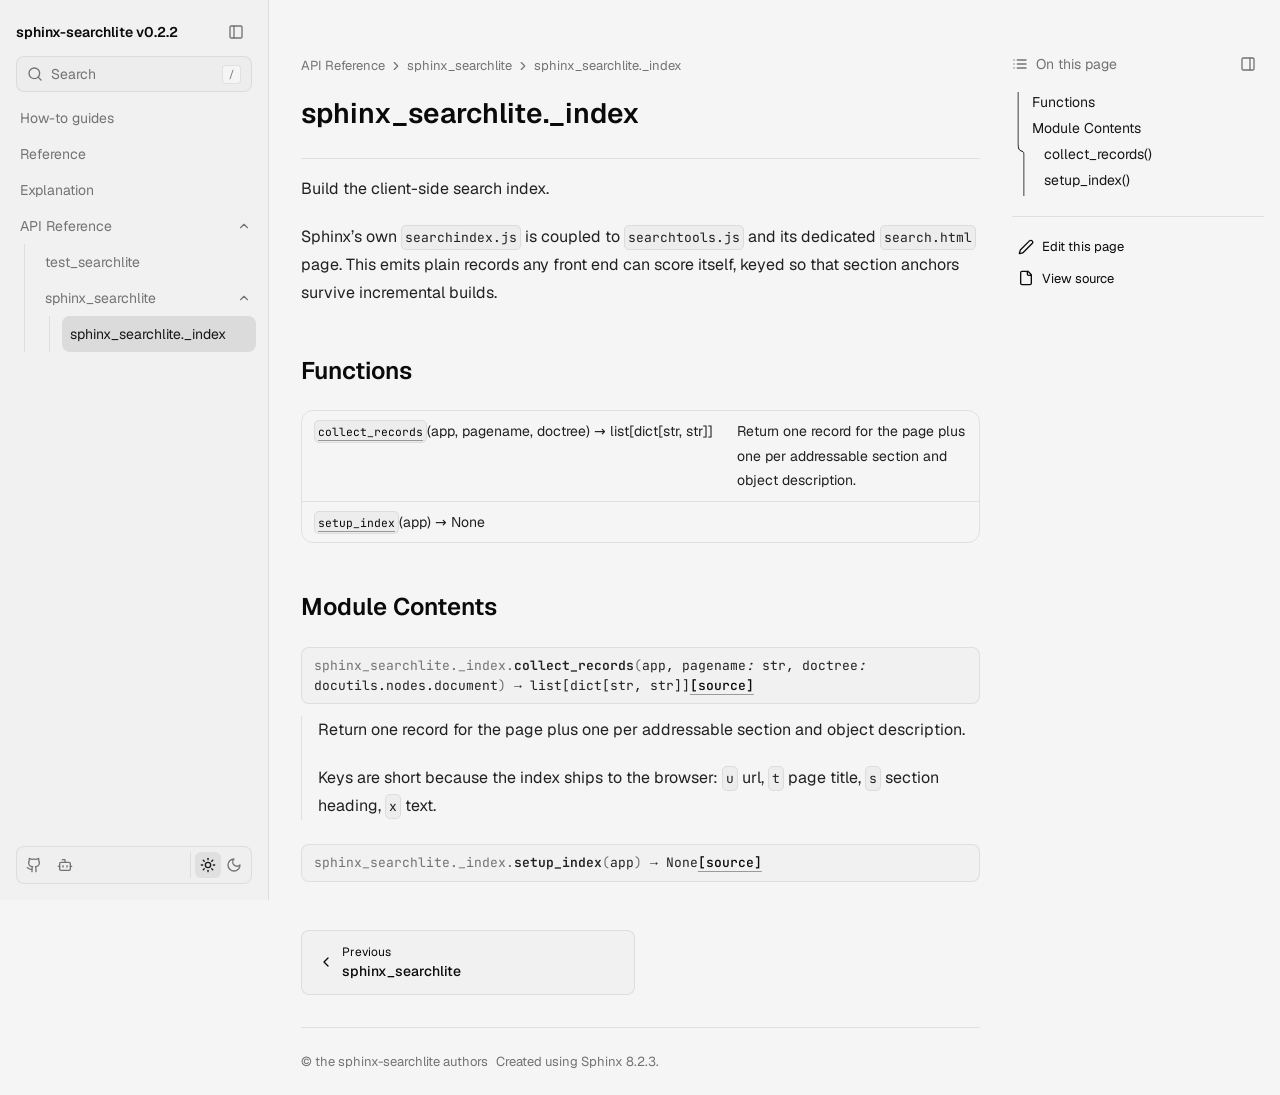
<file: autoapi/sphinx_searchlite/_index/index.html>
<!DOCTYPE html>

<html lang="en" data-content_root="../../../">
  <head>
    <meta charset="utf-8" />
    <meta name="viewport" content="width=device-width, initial-scale=1.0" /><meta name="viewport" content="width=device-width, initial-scale=1" />

    <title>sphinx_searchlite._index &#8212; sphinx-searchlite v0.2.2</title>
    <link rel="stylesheet" type="text/css" href="../../../_static/pygments.css?v=03e43079" />
    <link rel="stylesheet" type="text/css" href="../../../_static/fuma.css?v=ca04d621" />
    <link rel="stylesheet" type="text/css" href="../../../_static/fuma-code.css?v=a950e949" />
    <link rel="stylesheet" type="text/css" href="../../../_static/mystnb.11b39860a7a0cbfd473a3ad8a317855267ff0bd372690045ca344a6b62be495e.css" />
    <link rel="stylesheet" type="text/css" href="../../../_static/copybutton.css?v=76b2166b" />
    <link rel="stylesheet" type="text/css" href="../../../_static/graphviz.css?v=4ae1632d" />
    <link rel="stylesheet" type="text/css" href="../../../_static/autodoc_pydantic.css" />
    <link rel="stylesheet" type="text/css" href="../../../_static/sphinx-design.min.css?v=95c83b7e" />
    <link rel="stylesheet" type="text/css" href="../../../_static/fonts/fuma-fonts.css?v=c2892c73" />
    <link rel="stylesheet" type="text/css" href="../../../_static/styles/custom.css?v=88c24c6a" />
    <script src="../../../_static/documentation_options.js?v=000c92bf"></script>
    <script src="../../../_static/doctools.js?v=9bcbadda"></script>
    <script src="../../../_static/sphinx_highlight.js?v=dc90522c"></script>
    <script src="../../../_static/clipboard.min.js?v=a7894cd8"></script>
    <script src="../../../_static/copybutton.js?v=f281be69"></script>
    <script src="../../../_static/design-tabs.js?v=f930bc37"></script>
    <script data-searchlite-index="searchlite-index.json" defer="defer" src="../../../_static/searchlite.js?v=a5320898"></script>
    <script defer="defer" src="../../../_static/fuma.js?v=9c325f6c"></script>
    <script src="../../../_static/js/custom.js?v=956e5d78"></script>
    <link rel="index" title="Index" href="../../../genindex.html" />
    <link rel="search" title="Search" href="../../../search.html" />
    <link rel="prev" title="sphinx_searchlite" href="../index.html" />
    <script>
      (function () {
        var root = document.documentElement;
        try {
          var stored = localStorage.getItem("fuma-theme");
          if (stored) {
            root.classList.add(stored === "dark" ? "dark" : "light");
            root.style.colorScheme = stored === "dark" ? "dark" : "light";
          }
          if (localStorage.getItem("fuma-sidebar") === "collapsed") root.dataset.sidebarCollapsed = "true";
          if (localStorage.getItem("fuma-toc") === "collapsed") root.dataset.tocCollapsed = "true";
        } catch (e) {}
      })();
    </script>
  </head>
<body class="fd-body" data-layout="docs" data-toc-style="normal" data-open-level="0">
<div id="fd-layout"><header id="fd-subnav">
  <div class="fd-subnav-inner">
    <button type="button" class="fd-icon-button fd-sidebar-toggle" aria-controls="fd-sidebar" aria-expanded="false" aria-label="Toggle navigation" title="Toggle navigation">
      <svg xmlns="http://www.w3.org/2000/svg" viewBox="0 0 24 24" fill="none" stroke="currentColor" stroke-width="2" stroke-linecap="round" stroke-linejoin="round" aria-hidden="true" class="fd-icon "><path d="M4 6h16"/><path d="M4 12h16"/><path d="M4 18h16"/></svg>
    </button><a class="fd-brand" href="../../../index.html"><span class="fd-brand-name">sphinx-searchlite v0.2.2</span>
</a>

    <div class="fd-nav-actions">
      <button type="button" class="fd-icon-button" data-fd-search-open aria-label="Search" title="Search"><svg xmlns="http://www.w3.org/2000/svg" viewBox="0 0 24 24" fill="none" stroke="currentColor" stroke-width="2" stroke-linecap="round" stroke-linejoin="round" aria-hidden="true" class="fd-icon "><circle cx="11" cy="11" r="8"/><path d="m21 21-4.3-4.3"/></svg></button>
      <a class="fd-icon-button" href="https://github.com/python-project-templates/sphinx-searchlite" target="_blank" rel="noopener" aria-label="GitHub" title="GitHub"><svg xmlns="http://www.w3.org/2000/svg" viewBox="0 0 24 24" fill="none" stroke="currentColor" stroke-width="2" stroke-linecap="round" stroke-linejoin="round" aria-hidden="true" class="fd-icon "><path d="M15 22v-4a4.8 4.8 0 0 0-1-3.5c3 0 6-2 6-5.5.08-1.25-.27-2.48-1-3.5.28-1.15.28-2.35 0-3.5 0 0-1 0-3 1.5-2.64-.5-5.36-.5-8 0C6 2 5 2 5 2c-.3 1.15-.3 2.35 0 3.5A5.4 5.4 0 0 0 4 9c0 3.5 3 5.5 6 5.5-.39.49-.68 1.05-.85 1.65-.17.6-.22 1.23-.15 1.85v4"/><path d="M9 18c-4.51 2-5-2-7-2"/></svg></a>
<details class="fd-llms">
  <summary class="fd-icon-button" aria-label="LLM documentation" title="LLM documentation">
    <svg xmlns="http://www.w3.org/2000/svg" viewBox="0 0 24 24" fill="none" stroke="currentColor" stroke-width="2" stroke-linecap="round" stroke-linejoin="round" aria-hidden="true" class="fd-icon fd-icon-bot"><path d="M12 8V4H8"/><rect width="16" height="12" x="4" y="8" rx="2"/><path d="M2 14h2m16 0h2m-13-1v2m6-2v2"/></svg>
  </summary>
  <nav class="fd-llms-menu" aria-label="LLM documentation">
    <a href="../../../llms.txt" title="llms.txt">llms.txt</a>
    <a href="../../../llms-full.txt" title="llms-full.txt">llms-full.txt</a>
  </nav>
</details>
      <button type="button" class="fd-icon-button fd-theme-toggle" aria-label="Toggle theme" title="Toggle theme">
        <svg xmlns="http://www.w3.org/2000/svg" viewBox="0 0 24 24" fill="none" stroke="currentColor" stroke-width="2" stroke-linecap="round" stroke-linejoin="round" aria-hidden="true" class="fd-icon fd-icon-light"><circle cx="12" cy="12" r="4"/><path d="M12 2v2"/><path d="M12 20v2"/><path d="m4.93 4.93 1.41 1.41"/><path d="m17.66 17.66 1.41 1.41"/><path d="M2 12h2"/><path d="M20 12h2"/><path d="m6.34 17.66-1.41 1.41"/><path d="m19.07 4.93-1.41 1.41"/></svg><svg xmlns="http://www.w3.org/2000/svg" viewBox="0 0 24 24" fill="none" stroke="currentColor" stroke-width="2" stroke-linecap="round" stroke-linejoin="round" aria-hidden="true" class="fd-icon fd-icon-dark"><path d="M12 3a6 6 0 0 0 9 9 9 9 0 1 1-9-9"/></svg>
      </button>
    </div>
  </div>
</header>

<aside id="fd-sidebar" aria-label="Documentation">
  <div class="fd-sidebar-header">
    <div class="fd-sidebar-brand-row"><a class="fd-brand" href="../../../index.html"><span class="fd-brand-name">sphinx-searchlite v0.2.2</span>
</a>
      <button type="button" class="fd-icon-button fd-sidebar-collapse" aria-label="Collapse sidebar" title="Collapse sidebar"><svg xmlns="http://www.w3.org/2000/svg" viewBox="0 0 24 24" fill="none" stroke="currentColor" stroke-width="2" stroke-linecap="round" stroke-linejoin="round" aria-hidden="true" class="fd-icon "><rect width="18" height="18" x="3" y="3" rx="2"/><path d="M9 3v18"/></svg></button>
    </div>
    <button type="button" class="fd-search-trigger" data-fd-search-open title="Search">
      <svg xmlns="http://www.w3.org/2000/svg" viewBox="0 0 24 24" fill="none" stroke="currentColor" stroke-width="2" stroke-linecap="round" stroke-linejoin="round" aria-hidden="true" class="fd-icon "><circle cx="11" cy="11" r="8"/><path d="m21 21-4.3-4.3"/></svg><span>Search</span><kbd class="fd-kbd">/</kbd>
    </button>
  </div>

  <nav class="fd-sidebar-nav">
    <div class="fd-sidebar-group">
      
<ul class="fd-tree">
  <li class="fd-tree-item">
    <a class="fd-link" href="../../../docs/src/how-to.html">
      <span class="fd-link-text">How-to guides</span>
    </a>
  </li>
  <li class="fd-tree-item">
    <a class="fd-link" href="../../../docs/src/reference.html">
      <span class="fd-link-text">Reference</span>
    </a>
  </li>
  <li class="fd-tree-item">
    <a class="fd-link" href="../../../docs/src/explanation.html">
      <span class="fd-link-text">Explanation</span>
    </a>
  </li>
  <li class="fd-tree-item">
    <details class="fd-folder" open>
      <summary class="fd-folder-summary" title="Toggle section: API Reference">
        <a class="fd-link" href="../../index.html">
          <span class="fd-link-text">API Reference</span>
        </a>
        <span class="fd-folder-marker" aria-hidden="true"><svg xmlns="http://www.w3.org/2000/svg" viewBox="0 0 24 24" fill="none" stroke="currentColor" stroke-width="2" stroke-linecap="round" stroke-linejoin="round" aria-hidden="true" class="fd-icon "><path d="m6 9 6 6 6-6"/></svg></span>
      </summary>
      
<ul class="fd-tree">
  <li class="fd-tree-item">
    <a class="fd-link" href="../../test_searchlite/index.html">
      <span class="fd-link-text">test_searchlite</span>
    </a>
  </li>
  <li class="fd-tree-item">
    <details class="fd-folder" open>
      <summary class="fd-folder-summary" title="Toggle section: sphinx_searchlite">
        <a class="fd-link" href="../index.html">
          <span class="fd-link-text">sphinx_searchlite</span>
        </a>
        <span class="fd-folder-marker" aria-hidden="true"><svg xmlns="http://www.w3.org/2000/svg" viewBox="0 0 24 24" fill="none" stroke="currentColor" stroke-width="2" stroke-linecap="round" stroke-linejoin="round" aria-hidden="true" class="fd-icon "><path d="m6 9 6 6 6-6"/></svg></span>
      </summary>
      
<ul class="fd-tree">
  <li class="fd-tree-item">
    <a class="fd-link fd-current" href="#">
      <span class="fd-link-text">sphinx_searchlite._index</span>
    </a>
  </li>
</ul>
    </details>
  </li>
</ul>
    </details>
  </li>
</ul>
    </div>
  </nav>

  <div class="fd-sidebar-footer">
    <div class="fd-toolbar">
      <a class="fd-toolbar-item" href="https://github.com/python-project-templates/sphinx-searchlite" target="_blank" rel="noopener" aria-label="GitHub" title="GitHub"><svg xmlns="http://www.w3.org/2000/svg" viewBox="0 0 24 24" fill="none" stroke="currentColor" stroke-width="2" stroke-linecap="round" stroke-linejoin="round" aria-hidden="true" class="fd-icon "><path d="M15 22v-4a4.8 4.8 0 0 0-1-3.5c3 0 6-2 6-5.5.08-1.25-.27-2.48-1-3.5.28-1.15.28-2.35 0-3.5 0 0-1 0-3 1.5-2.64-.5-5.36-.5-8 0C6 2 5 2 5 2c-.3 1.15-.3 2.35 0 3.5A5.4 5.4 0 0 0 4 9c0 3.5 3 5.5 6 5.5-.39.49-.68 1.05-.85 1.65-.17.6-.22 1.23-.15 1.85v4"/><path d="M9 18c-4.51 2-5-2-7-2"/></svg></a>
<details class="fd-llms">
  <summary class="fd-icon-button" aria-label="LLM documentation" title="LLM documentation">
    <svg xmlns="http://www.w3.org/2000/svg" viewBox="0 0 24 24" fill="none" stroke="currentColor" stroke-width="2" stroke-linecap="round" stroke-linejoin="round" aria-hidden="true" class="fd-icon fd-icon-bot"><path d="M12 8V4H8"/><rect width="16" height="12" x="4" y="8" rx="2"/><path d="M2 14h2m16 0h2m-13-1v2m6-2v2"/></svg>
  </summary>
  <nav class="fd-llms-menu" aria-label="LLM documentation">
    <a href="../../../llms.txt" title="llms.txt">llms.txt</a>
    <a href="../../../llms-full.txt" title="llms-full.txt">llms-full.txt</a>
  </nav>
</details>
      <div class="fd-theme-switch" role="group" aria-label="Theme">
        <button type="button" class="fd-theme-option" data-fd-theme="light" aria-label="Light theme" title="Light theme"><svg xmlns="http://www.w3.org/2000/svg" viewBox="0 0 24 24" fill="none" stroke="currentColor" stroke-width="2" stroke-linecap="round" stroke-linejoin="round" aria-hidden="true" class="fd-icon "><circle cx="12" cy="12" r="4"/><path d="M12 2v2"/><path d="M12 20v2"/><path d="m4.93 4.93 1.41 1.41"/><path d="m17.66 17.66 1.41 1.41"/><path d="M2 12h2"/><path d="M20 12h2"/><path d="m6.34 17.66-1.41 1.41"/><path d="m19.07 4.93-1.41 1.41"/></svg></button>
        <button type="button" class="fd-theme-option" data-fd-theme="dark" aria-label="Dark theme" title="Dark theme"><svg xmlns="http://www.w3.org/2000/svg" viewBox="0 0 24 24" fill="none" stroke="currentColor" stroke-width="2" stroke-linecap="round" stroke-linejoin="round" aria-hidden="true" class="fd-icon "><path d="M12 3a6 6 0 0 0 9 9 9 9 0 1 1-9-9"/></svg></button>
      </div>
    </div>
  </div>
</aside>
<button type="button" id="fd-sidebar-restore" class="fd-icon-button" aria-label="Expand sidebar" title="Expand sidebar"><svg xmlns="http://www.w3.org/2000/svg" viewBox="0 0 24 24" fill="none" stroke="currentColor" stroke-width="2" stroke-linecap="round" stroke-linejoin="round" aria-hidden="true" class="fd-icon "><rect width="18" height="18" x="3" y="3" rx="2"/><path d="M9 3v18"/></svg></button>
<div class="fd-sidebar-scrim" hidden></div>
  <div id="fd-toc-popover">
    <button type="button" class="fd-toc-trigger" aria-expanded="false" aria-controls="fd-toc-mobile" title="On this page">
      <svg xmlns="http://www.w3.org/2000/svg" viewBox="0 0 24 24" fill="none" stroke="currentColor" stroke-width="2" stroke-linecap="round" stroke-linejoin="round" aria-hidden="true" class="fd-icon "><path d="M8 6h13"/><path d="M8 12h13"/><path d="M8 18h13"/><path d="M3 6h.01"/><path d="M3 12h.01"/><path d="M3 18h.01"/></svg><span>On this page</span><svg xmlns="http://www.w3.org/2000/svg" viewBox="0 0 24 24" fill="none" stroke="currentColor" stroke-width="2" stroke-linecap="round" stroke-linejoin="round" aria-hidden="true" class="fd-icon "><path d="m6 9 6 6 6-6"/></svg>
    </button>
    <div id="fd-toc-mobile" hidden><ul class="fd-toc-list">
  <li class="fd-toc-item" data-depth="1">
    <a href="#functions">Functions</a>
  </li>
  <li class="fd-toc-item" data-depth="1">
    <a href="#module-contents">Module Contents</a>
  </li>
  <li class="fd-toc-item" data-depth="2">
    <a href="#sphinx_searchlite._index.collect_records">collect_records()</a>
  </li>
  <li class="fd-toc-item" data-depth="2">
    <a href="#sphinx_searchlite._index.setup_index">setup_index()</a>
  </li>
</ul>
</div>
  </div>

  <main id="fd-main">
    <article class="fd-page">
<nav class="fd-breadcrumbs" aria-label="Breadcrumbs">
  <ol>
    <li>
      <a href="../../index.html">API Reference</a>
      <svg xmlns="http://www.w3.org/2000/svg" viewBox="0 0 24 24" fill="none" stroke="currentColor" stroke-width="2" stroke-linecap="round" stroke-linejoin="round" aria-hidden="true" class="fd-icon "><path d="m9 18 6-6-6-6"/></svg>
    </li>
    <li>
      <a href="../index.html">sphinx_searchlite</a>
      <svg xmlns="http://www.w3.org/2000/svg" viewBox="0 0 24 24" fill="none" stroke="currentColor" stroke-width="2" stroke-linecap="round" stroke-linejoin="round" aria-hidden="true" class="fd-icon "><path d="m9 18 6-6-6-6"/></svg>
    </li>
    <li aria-current="page">sphinx_searchlite._index</li>
  </ol>
</nav>
      <div class="fd-prose">
  <section id="module-sphinx_searchlite._index">
<span id="sphinx-searchlite-index"></span><h1>sphinx_searchlite._index<a class="headerlink" href="#module-sphinx_searchlite._index" title="Link to this heading">¶</a></h1>
<p>Build the client-side search index.</p>
<p>Sphinx’s own <code class="docutils literal notranslate"><span class="pre">searchindex.js</span></code> is coupled to <code class="docutils literal notranslate"><span class="pre">searchtools.js</span></code> and its
dedicated <code class="docutils literal notranslate"><span class="pre">search.html</span></code> page. This emits plain records any front end can
score itself, keyed so that section anchors survive incremental builds.</p>
<section id="functions">
<h2>Functions<a class="headerlink" href="#functions" title="Link to this heading">¶</a></h2>
<table class="autosummary longtable docutils align-default">
<tbody>
<tr class="row-odd"><td><p><a class="reference internal" href="#sphinx_searchlite._index.collect_records" title="sphinx_searchlite._index.collect_records"><code class="xref py py-obj docutils literal notranslate"><span class="pre">collect_records</span></code></a>(app, pagename, doctree) → list[dict[str, str]]</p></td>
<td><p>Return one record for the page plus one per addressable section and object description.</p></td>
</tr>
<tr class="row-even"><td><p><a class="reference internal" href="#sphinx_searchlite._index.setup_index" title="sphinx_searchlite._index.setup_index"><code class="xref py py-obj docutils literal notranslate"><span class="pre">setup_index</span></code></a>(app) → None</p></td>
<td><p></p></td>
</tr>
</tbody>
</table>
</section>
<section id="module-contents">
<h2>Module Contents<a class="headerlink" href="#module-contents" title="Link to this heading">¶</a></h2>
<dl class="py function">
<dt class="sig sig-object py" id="sphinx_searchlite._index.collect_records">
<span class="sig-prename descclassname"><span class="pre">sphinx_searchlite._index.</span></span><span class="sig-name descname"><span class="pre">collect_records</span></span><span class="sig-paren">(</span><em class="sig-param"><span class="n"><span class="pre">app</span></span></em>, <em class="sig-param"><span class="n"><span class="pre">pagename</span></span><span class="p"><span class="pre">:</span></span><span class="w"> </span><span class="n"><span class="pre">str</span></span></em>, <em class="sig-param"><span class="n"><span class="pre">doctree</span></span><span class="p"><span class="pre">:</span></span><span class="w"> </span><span class="n"><span class="pre">docutils.nodes.document</span></span></em><span class="sig-paren">)</span> <span class="sig-return"><span class="sig-return-icon">&#x2192;</span> <span class="sig-return-typehint"><span class="pre">list</span><span class="p"><span class="pre">[</span></span><span class="pre">dict</span><span class="p"><span class="pre">[</span></span><span class="pre">str</span><span class="p"><span class="pre">,</span></span><span class="w"> </span><span class="pre">str</span><span class="p"><span class="pre">]</span></span><span class="p"><span class="pre">]</span></span></span></span><a class="reference internal" href="../../../_modules/sphinx_searchlite/_index.html#collect_records"><span class="viewcode-link"><span class="pre">[source]</span></span></a><a class="headerlink" href="#sphinx_searchlite._index.collect_records" title="Link to this definition">¶</a></dt>
<dd><p>Return one record for the page plus one per addressable section and object description.</p>
<p>Keys are short because the index ships to the browser: <code class="docutils literal notranslate"><span class="pre">u</span></code> url, <code class="docutils literal notranslate"><span class="pre">t</span></code> page
title, <code class="docutils literal notranslate"><span class="pre">s</span></code> section heading, <code class="docutils literal notranslate"><span class="pre">x</span></code> text.</p>
</dd></dl>

<dl class="py function">
<dt class="sig sig-object py" id="sphinx_searchlite._index.setup_index">
<span class="sig-prename descclassname"><span class="pre">sphinx_searchlite._index.</span></span><span class="sig-name descname"><span class="pre">setup_index</span></span><span class="sig-paren">(</span><em class="sig-param"><span class="n"><span class="pre">app</span></span></em><span class="sig-paren">)</span> <span class="sig-return"><span class="sig-return-icon">&#x2192;</span> <span class="sig-return-typehint"><span class="pre">None</span></span></span><a class="reference internal" href="../../../_modules/sphinx_searchlite/_index.html#setup_index"><span class="viewcode-link"><span class="pre">[source]</span></span></a><a class="headerlink" href="#sphinx_searchlite._index.setup_index" title="Link to this definition">¶</a></dt>
<dd></dd></dl>

</section>
</section>


      </div>
<nav class="fd-pagination" aria-label="Pagination">
  <a class="fd-pagination-card fd-pagination-prev" href="../index.html" title="Previous: sphinx_searchlite">
    <svg xmlns="http://www.w3.org/2000/svg" viewBox="0 0 24 24" fill="none" stroke="currentColor" stroke-width="2" stroke-linecap="round" stroke-linejoin="round" aria-hidden="true" class="fd-icon "><path d="m15 18-6-6 6-6"/></svg>
    <span class="fd-pagination-text">
      <span class="fd-pagination-label">Previous</span>
      <span class="fd-pagination-title">sphinx_searchlite</span>
    </span>
  </a>
</nav>
<footer id="fd-footer">
  <p class="fd-footer-meta"><span>&#169; the sphinx-searchlite authors</span><span>Created using <a href="https://www.sphinx-doc.org/">Sphinx</a> 8.2.3.</span>
  </p>
</footer>
    </article>
  </main>
<nav id="fd-toc" aria-label="On this page">
  <div class="fd-toc-header">
    <p class="fd-toc-title"><svg xmlns="http://www.w3.org/2000/svg" viewBox="0 0 24 24" fill="none" stroke="currentColor" stroke-width="2" stroke-linecap="round" stroke-linejoin="round" aria-hidden="true" class="fd-icon "><path d="M8 6h13"/><path d="M8 12h13"/><path d="M8 18h13"/><path d="M3 6h.01"/><path d="M3 12h.01"/><path d="M3 18h.01"/></svg>On this page</p>
    <button type="button" class="fd-icon-button fd-toc-collapse" aria-label="Collapse page navigation" title="Collapse page navigation" aria-controls="fd-toc" aria-expanded="true"><svg xmlns="http://www.w3.org/2000/svg" viewBox="0 0 24 24" fill="none" stroke="currentColor" stroke-width="2" stroke-linecap="round" stroke-linejoin="round" aria-hidden="true" class="fd-icon "><rect width="18" height="18" x="3" y="3" rx="2"/><path d="M15 3v18"/></svg></button>
  </div>
  <div class="fd-toc-body"><svg class="fd-toc-rail" aria-hidden="true" preserveAspectRatio="none">
      <path class="fd-toc-track" fill="none" />
      <path class="fd-toc-thumb" fill="none" />
    </svg><ul class="fd-toc-list">
  <li class="fd-toc-item" data-depth="1">
    <a href="#functions">Functions</a>
  </li>
  <li class="fd-toc-item" data-depth="1">
    <a href="#module-contents">Module Contents</a>
  </li>
  <li class="fd-toc-item" data-depth="2">
    <a href="#sphinx_searchlite._index.collect_records">collect_records()</a>
  </li>
  <li class="fd-toc-item" data-depth="2">
    <a href="#sphinx_searchlite._index.setup_index">setup_index()</a>
  </li>
</ul>

  </div>
  <div class="fd-toc-actions">
    <a class="fd-toc-action" href="https://github.com/python-project-templates/sphinx-searchlite/edit/HEAD/autoapi/sphinx_searchlite/_index/index.rst" target="_blank" rel="noopener" title="Edit this page"><svg xmlns="http://www.w3.org/2000/svg" viewBox="0 0 24 24" fill="none" stroke="currentColor" stroke-width="2" stroke-linecap="round" stroke-linejoin="round" aria-hidden="true" class="fd-icon "><path d="M21.174 6.812a1 1 0 0 0-3.986-3.987L3.842 16.174a2 2 0 0 0-.5.83l-1.321 4.352a.5.5 0 0 0 .623.622l4.353-1.32a2 2 0 0 0 .83-.497z"/></svg><span>Edit this page</span></a>
    <a class="fd-toc-action" href="../../../_sources/autoapi/sphinx_searchlite/_index/index.rst.txt" rel="nofollow" title="View source"><svg xmlns="http://www.w3.org/2000/svg" viewBox="0 0 24 24" fill="none" stroke="currentColor" stroke-width="2" stroke-linecap="round" stroke-linejoin="round" aria-hidden="true" class="fd-icon "><path d="M15 2H6a2 2 0 0 0-2 2v16a2 2 0 0 0 2 2h12a2 2 0 0 0 2-2V7Z"/><path d="M14 2v4a2 2 0 0 0 2 2h4"/></svg><span>View source</span></a>
  </div>
</nav>
<button type="button" id="fd-toc-restore" class="fd-icon-button" aria-label="Expand page navigation" title="Expand page navigation" aria-controls="fd-toc" aria-expanded="false"><svg xmlns="http://www.w3.org/2000/svg" viewBox="0 0 24 24" fill="none" stroke="currentColor" stroke-width="2" stroke-linecap="round" stroke-linejoin="round" aria-hidden="true" class="fd-icon "><rect width="18" height="18" x="3" y="3" rx="2"/><path d="M15 3v18"/></svg></button>
</div>
<dialog id="fd-search-dialog" aria-label="Search">
  <form class="fd-search-panel" method="dialog" role="search">
    <div class="fd-search-field">
      <svg xmlns="http://www.w3.org/2000/svg" viewBox="0 0 24 24" fill="none" stroke="currentColor" stroke-width="2" stroke-linecap="round" stroke-linejoin="round" aria-hidden="true" class="fd-icon "><circle cx="11" cy="11" r="8"/><path d="m21 21-4.3-4.3"/></svg>
      <input type="search" id="fd-search-input" autocomplete="off" spellcheck="false" placeholder="Search documentation..." aria-label="Search" />
      <kbd class="fd-kbd">Esc</kbd>
    </div>
    <div id="fd-search-results" role="listbox" aria-label="Search results"></div>
    <p id="fd-search-empty" class="fd-search-empty" hidden>No results found.</p>
  </form>
</dialog>
  </body>
</html>
</file>
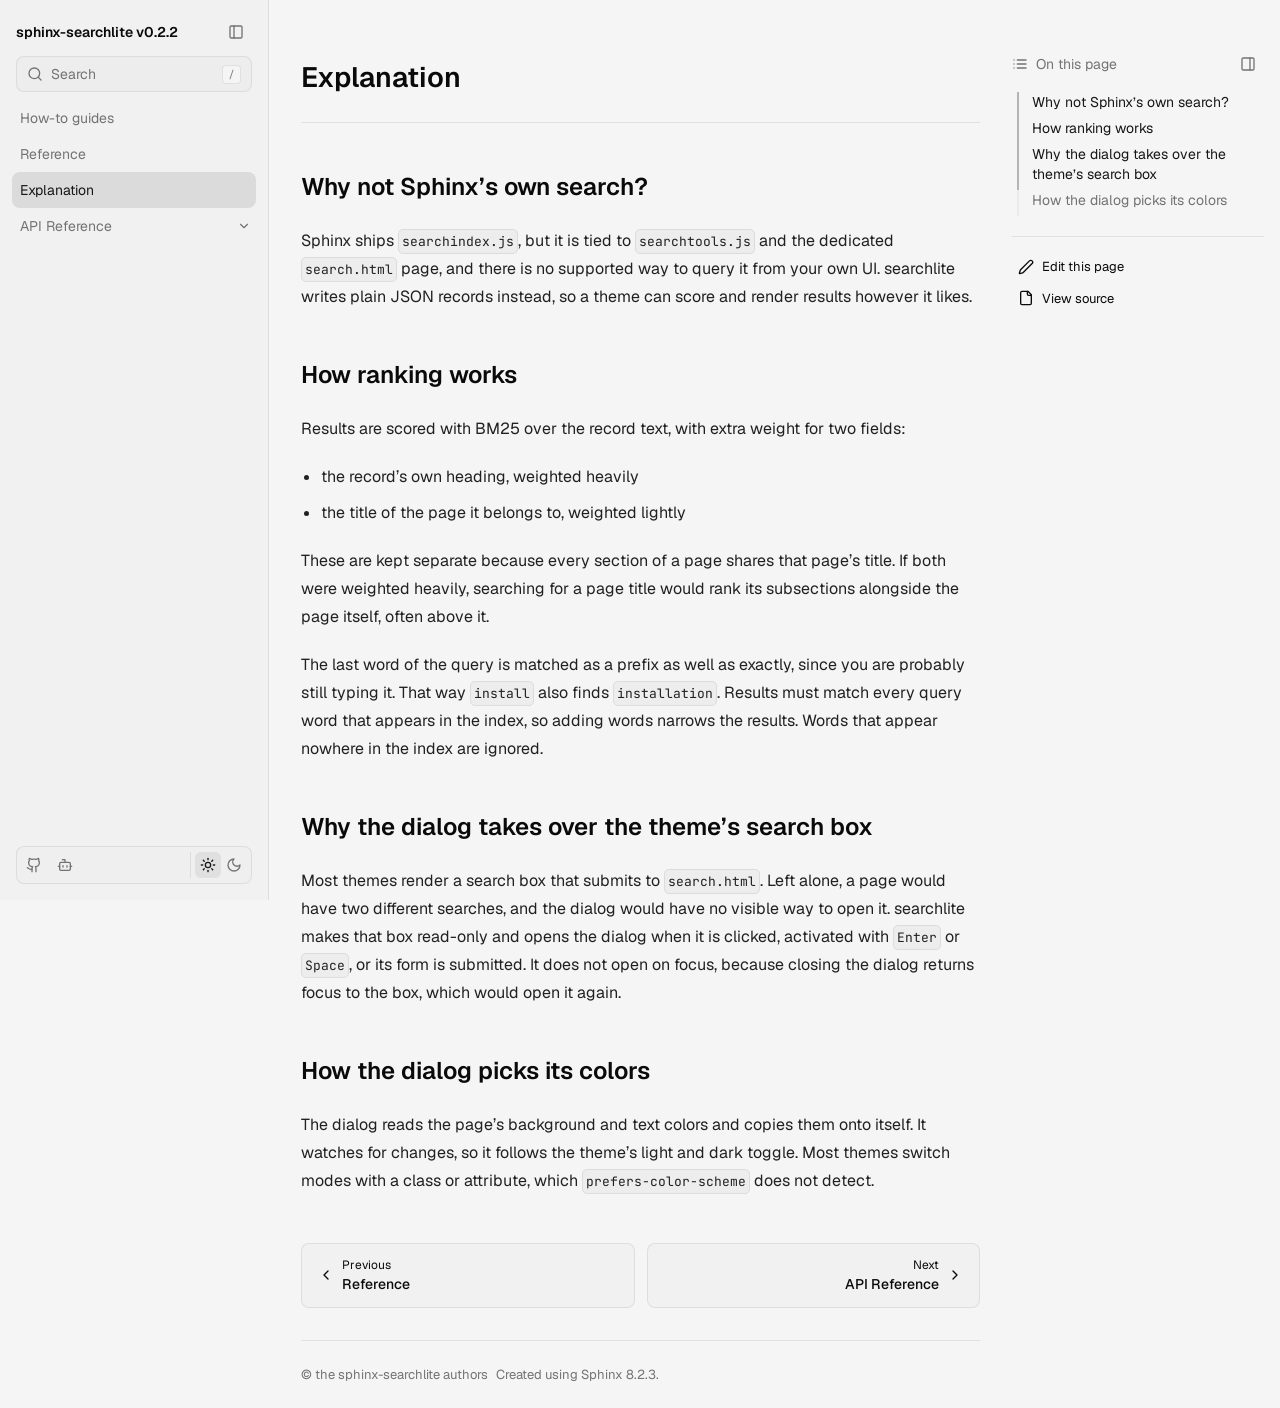
<file: docs/src/explanation.html>
<!DOCTYPE html>

<html lang="en" data-content_root="../../">
  <head>
    <meta charset="utf-8" />
    <meta name="viewport" content="width=device-width, initial-scale=1.0" /><meta name="viewport" content="width=device-width, initial-scale=1" />

    <title>Explanation &#8212; sphinx-searchlite v0.2.2</title>
    <link rel="stylesheet" type="text/css" href="../../_static/pygments.css?v=03e43079" />
    <link rel="stylesheet" type="text/css" href="../../_static/fuma.css?v=ca04d621" />
    <link rel="stylesheet" type="text/css" href="../../_static/fuma-code.css?v=a950e949" />
    <link rel="stylesheet" type="text/css" href="../../_static/mystnb.11b39860a7a0cbfd473a3ad8a317855267ff0bd372690045ca344a6b62be495e.css" />
    <link rel="stylesheet" type="text/css" href="../../_static/copybutton.css?v=76b2166b" />
    <link rel="stylesheet" type="text/css" href="../../_static/graphviz.css?v=4ae1632d" />
    <link rel="stylesheet" type="text/css" href="../../_static/autodoc_pydantic.css" />
    <link rel="stylesheet" type="text/css" href="../../_static/sphinx-design.min.css?v=95c83b7e" />
    <link rel="stylesheet" type="text/css" href="../../_static/fonts/fuma-fonts.css?v=c2892c73" />
    <link rel="stylesheet" type="text/css" href="../../_static/styles/custom.css?v=88c24c6a" />
    <script src="../../_static/documentation_options.js?v=000c92bf"></script>
    <script src="../../_static/doctools.js?v=9bcbadda"></script>
    <script src="../../_static/sphinx_highlight.js?v=dc90522c"></script>
    <script src="../../_static/clipboard.min.js?v=a7894cd8"></script>
    <script src="../../_static/copybutton.js?v=f281be69"></script>
    <script src="../../_static/design-tabs.js?v=f930bc37"></script>
    <script data-searchlite-index="searchlite-index.json" defer="defer" src="../../_static/searchlite.js?v=a5320898"></script>
    <script defer="defer" src="../../_static/fuma.js?v=9c325f6c"></script>
    <script src="../../_static/js/custom.js?v=956e5d78"></script>
    <link rel="index" title="Index" href="../../genindex.html" />
    <link rel="search" title="Search" href="../../search.html" />
    <link rel="next" title="API Reference" href="../../autoapi/index.html" />
    <link rel="prev" title="Reference" href="reference.html" />
    <script>
      (function () {
        var root = document.documentElement;
        try {
          var stored = localStorage.getItem("fuma-theme");
          if (stored) {
            root.classList.add(stored === "dark" ? "dark" : "light");
            root.style.colorScheme = stored === "dark" ? "dark" : "light";
          }
          if (localStorage.getItem("fuma-sidebar") === "collapsed") root.dataset.sidebarCollapsed = "true";
          if (localStorage.getItem("fuma-toc") === "collapsed") root.dataset.tocCollapsed = "true";
        } catch (e) {}
      })();
    </script>
  </head>
<body class="fd-body" data-layout="docs" data-toc-style="normal" data-open-level="0">
<div id="fd-layout"><header id="fd-subnav">
  <div class="fd-subnav-inner">
    <button type="button" class="fd-icon-button fd-sidebar-toggle" aria-controls="fd-sidebar" aria-expanded="false" aria-label="Toggle navigation" title="Toggle navigation">
      <svg xmlns="http://www.w3.org/2000/svg" viewBox="0 0 24 24" fill="none" stroke="currentColor" stroke-width="2" stroke-linecap="round" stroke-linejoin="round" aria-hidden="true" class="fd-icon "><path d="M4 6h16"/><path d="M4 12h16"/><path d="M4 18h16"/></svg>
    </button><a class="fd-brand" href="../../index.html"><span class="fd-brand-name">sphinx-searchlite v0.2.2</span>
</a>

    <div class="fd-nav-actions">
      <button type="button" class="fd-icon-button" data-fd-search-open aria-label="Search" title="Search"><svg xmlns="http://www.w3.org/2000/svg" viewBox="0 0 24 24" fill="none" stroke="currentColor" stroke-width="2" stroke-linecap="round" stroke-linejoin="round" aria-hidden="true" class="fd-icon "><circle cx="11" cy="11" r="8"/><path d="m21 21-4.3-4.3"/></svg></button>
      <a class="fd-icon-button" href="https://github.com/python-project-templates/sphinx-searchlite" target="_blank" rel="noopener" aria-label="GitHub" title="GitHub"><svg xmlns="http://www.w3.org/2000/svg" viewBox="0 0 24 24" fill="none" stroke="currentColor" stroke-width="2" stroke-linecap="round" stroke-linejoin="round" aria-hidden="true" class="fd-icon "><path d="M15 22v-4a4.8 4.8 0 0 0-1-3.5c3 0 6-2 6-5.5.08-1.25-.27-2.48-1-3.5.28-1.15.28-2.35 0-3.5 0 0-1 0-3 1.5-2.64-.5-5.36-.5-8 0C6 2 5 2 5 2c-.3 1.15-.3 2.35 0 3.5A5.4 5.4 0 0 0 4 9c0 3.5 3 5.5 6 5.5-.39.49-.68 1.05-.85 1.65-.17.6-.22 1.23-.15 1.85v4"/><path d="M9 18c-4.51 2-5-2-7-2"/></svg></a>
<details class="fd-llms">
  <summary class="fd-icon-button" aria-label="LLM documentation" title="LLM documentation">
    <svg xmlns="http://www.w3.org/2000/svg" viewBox="0 0 24 24" fill="none" stroke="currentColor" stroke-width="2" stroke-linecap="round" stroke-linejoin="round" aria-hidden="true" class="fd-icon fd-icon-bot"><path d="M12 8V4H8"/><rect width="16" height="12" x="4" y="8" rx="2"/><path d="M2 14h2m16 0h2m-13-1v2m6-2v2"/></svg>
  </summary>
  <nav class="fd-llms-menu" aria-label="LLM documentation">
    <a href="../../llms.txt" title="llms.txt">llms.txt</a>
    <a href="../../llms-full.txt" title="llms-full.txt">llms-full.txt</a>
  </nav>
</details>
      <button type="button" class="fd-icon-button fd-theme-toggle" aria-label="Toggle theme" title="Toggle theme">
        <svg xmlns="http://www.w3.org/2000/svg" viewBox="0 0 24 24" fill="none" stroke="currentColor" stroke-width="2" stroke-linecap="round" stroke-linejoin="round" aria-hidden="true" class="fd-icon fd-icon-light"><circle cx="12" cy="12" r="4"/><path d="M12 2v2"/><path d="M12 20v2"/><path d="m4.93 4.93 1.41 1.41"/><path d="m17.66 17.66 1.41 1.41"/><path d="M2 12h2"/><path d="M20 12h2"/><path d="m6.34 17.66-1.41 1.41"/><path d="m19.07 4.93-1.41 1.41"/></svg><svg xmlns="http://www.w3.org/2000/svg" viewBox="0 0 24 24" fill="none" stroke="currentColor" stroke-width="2" stroke-linecap="round" stroke-linejoin="round" aria-hidden="true" class="fd-icon fd-icon-dark"><path d="M12 3a6 6 0 0 0 9 9 9 9 0 1 1-9-9"/></svg>
      </button>
    </div>
  </div>
</header>

<aside id="fd-sidebar" aria-label="Documentation">
  <div class="fd-sidebar-header">
    <div class="fd-sidebar-brand-row"><a class="fd-brand" href="../../index.html"><span class="fd-brand-name">sphinx-searchlite v0.2.2</span>
</a>
      <button type="button" class="fd-icon-button fd-sidebar-collapse" aria-label="Collapse sidebar" title="Collapse sidebar"><svg xmlns="http://www.w3.org/2000/svg" viewBox="0 0 24 24" fill="none" stroke="currentColor" stroke-width="2" stroke-linecap="round" stroke-linejoin="round" aria-hidden="true" class="fd-icon "><rect width="18" height="18" x="3" y="3" rx="2"/><path d="M9 3v18"/></svg></button>
    </div>
    <button type="button" class="fd-search-trigger" data-fd-search-open title="Search">
      <svg xmlns="http://www.w3.org/2000/svg" viewBox="0 0 24 24" fill="none" stroke="currentColor" stroke-width="2" stroke-linecap="round" stroke-linejoin="round" aria-hidden="true" class="fd-icon "><circle cx="11" cy="11" r="8"/><path d="m21 21-4.3-4.3"/></svg><span>Search</span><kbd class="fd-kbd">/</kbd>
    </button>
  </div>

  <nav class="fd-sidebar-nav">
    <div class="fd-sidebar-group">
      
<ul class="fd-tree">
  <li class="fd-tree-item">
    <a class="fd-link" href="how-to.html">
      <span class="fd-link-text">How-to guides</span>
    </a>
  </li>
  <li class="fd-tree-item">
    <a class="fd-link" href="reference.html">
      <span class="fd-link-text">Reference</span>
    </a>
  </li>
  <li class="fd-tree-item">
    <a class="fd-link fd-current" href="#">
      <span class="fd-link-text">Explanation</span>
    </a>
  </li>
  <li class="fd-tree-item">
    <details class="fd-folder">
      <summary class="fd-folder-summary" title="Toggle section: API Reference">
        <a class="fd-link" href="../../autoapi/index.html">
          <span class="fd-link-text">API Reference</span>
        </a>
        <span class="fd-folder-marker" aria-hidden="true"><svg xmlns="http://www.w3.org/2000/svg" viewBox="0 0 24 24" fill="none" stroke="currentColor" stroke-width="2" stroke-linecap="round" stroke-linejoin="round" aria-hidden="true" class="fd-icon "><path d="m6 9 6 6 6-6"/></svg></span>
      </summary>
      
<ul class="fd-tree">
  <li class="fd-tree-item">
    <a class="fd-link" href="../../autoapi/test_searchlite/index.html">
      <span class="fd-link-text">test_searchlite</span>
    </a>
  </li>
  <li class="fd-tree-item">
    <details class="fd-folder">
      <summary class="fd-folder-summary" title="Toggle section: sphinx_searchlite">
        <a class="fd-link" href="../../autoapi/sphinx_searchlite/index.html">
          <span class="fd-link-text">sphinx_searchlite</span>
        </a>
        <span class="fd-folder-marker" aria-hidden="true"><svg xmlns="http://www.w3.org/2000/svg" viewBox="0 0 24 24" fill="none" stroke="currentColor" stroke-width="2" stroke-linecap="round" stroke-linejoin="round" aria-hidden="true" class="fd-icon "><path d="m6 9 6 6 6-6"/></svg></span>
      </summary>
      
<ul class="fd-tree">
  <li class="fd-tree-item">
    <a class="fd-link" href="../../autoapi/sphinx_searchlite/_index/index.html">
      <span class="fd-link-text">sphinx_searchlite._index</span>
    </a>
  </li>
</ul>
    </details>
  </li>
</ul>
    </details>
  </li>
</ul>
    </div>
  </nav>

  <div class="fd-sidebar-footer">
    <div class="fd-toolbar">
      <a class="fd-toolbar-item" href="https://github.com/python-project-templates/sphinx-searchlite" target="_blank" rel="noopener" aria-label="GitHub" title="GitHub"><svg xmlns="http://www.w3.org/2000/svg" viewBox="0 0 24 24" fill="none" stroke="currentColor" stroke-width="2" stroke-linecap="round" stroke-linejoin="round" aria-hidden="true" class="fd-icon "><path d="M15 22v-4a4.8 4.8 0 0 0-1-3.5c3 0 6-2 6-5.5.08-1.25-.27-2.48-1-3.5.28-1.15.28-2.35 0-3.5 0 0-1 0-3 1.5-2.64-.5-5.36-.5-8 0C6 2 5 2 5 2c-.3 1.15-.3 2.35 0 3.5A5.4 5.4 0 0 0 4 9c0 3.5 3 5.5 6 5.5-.39.49-.68 1.05-.85 1.65-.17.6-.22 1.23-.15 1.85v4"/><path d="M9 18c-4.51 2-5-2-7-2"/></svg></a>
<details class="fd-llms">
  <summary class="fd-icon-button" aria-label="LLM documentation" title="LLM documentation">
    <svg xmlns="http://www.w3.org/2000/svg" viewBox="0 0 24 24" fill="none" stroke="currentColor" stroke-width="2" stroke-linecap="round" stroke-linejoin="round" aria-hidden="true" class="fd-icon fd-icon-bot"><path d="M12 8V4H8"/><rect width="16" height="12" x="4" y="8" rx="2"/><path d="M2 14h2m16 0h2m-13-1v2m6-2v2"/></svg>
  </summary>
  <nav class="fd-llms-menu" aria-label="LLM documentation">
    <a href="../../llms.txt" title="llms.txt">llms.txt</a>
    <a href="../../llms-full.txt" title="llms-full.txt">llms-full.txt</a>
  </nav>
</details>
      <div class="fd-theme-switch" role="group" aria-label="Theme">
        <button type="button" class="fd-theme-option" data-fd-theme="light" aria-label="Light theme" title="Light theme"><svg xmlns="http://www.w3.org/2000/svg" viewBox="0 0 24 24" fill="none" stroke="currentColor" stroke-width="2" stroke-linecap="round" stroke-linejoin="round" aria-hidden="true" class="fd-icon "><circle cx="12" cy="12" r="4"/><path d="M12 2v2"/><path d="M12 20v2"/><path d="m4.93 4.93 1.41 1.41"/><path d="m17.66 17.66 1.41 1.41"/><path d="M2 12h2"/><path d="M20 12h2"/><path d="m6.34 17.66-1.41 1.41"/><path d="m19.07 4.93-1.41 1.41"/></svg></button>
        <button type="button" class="fd-theme-option" data-fd-theme="dark" aria-label="Dark theme" title="Dark theme"><svg xmlns="http://www.w3.org/2000/svg" viewBox="0 0 24 24" fill="none" stroke="currentColor" stroke-width="2" stroke-linecap="round" stroke-linejoin="round" aria-hidden="true" class="fd-icon "><path d="M12 3a6 6 0 0 0 9 9 9 9 0 1 1-9-9"/></svg></button>
      </div>
    </div>
  </div>
</aside>
<button type="button" id="fd-sidebar-restore" class="fd-icon-button" aria-label="Expand sidebar" title="Expand sidebar"><svg xmlns="http://www.w3.org/2000/svg" viewBox="0 0 24 24" fill="none" stroke="currentColor" stroke-width="2" stroke-linecap="round" stroke-linejoin="round" aria-hidden="true" class="fd-icon "><rect width="18" height="18" x="3" y="3" rx="2"/><path d="M9 3v18"/></svg></button>
<div class="fd-sidebar-scrim" hidden></div>
  <div id="fd-toc-popover">
    <button type="button" class="fd-toc-trigger" aria-expanded="false" aria-controls="fd-toc-mobile" title="On this page">
      <svg xmlns="http://www.w3.org/2000/svg" viewBox="0 0 24 24" fill="none" stroke="currentColor" stroke-width="2" stroke-linecap="round" stroke-linejoin="round" aria-hidden="true" class="fd-icon "><path d="M8 6h13"/><path d="M8 12h13"/><path d="M8 18h13"/><path d="M3 6h.01"/><path d="M3 12h.01"/><path d="M3 18h.01"/></svg><span>On this page</span><svg xmlns="http://www.w3.org/2000/svg" viewBox="0 0 24 24" fill="none" stroke="currentColor" stroke-width="2" stroke-linecap="round" stroke-linejoin="round" aria-hidden="true" class="fd-icon "><path d="m6 9 6 6 6-6"/></svg>
    </button>
    <div id="fd-toc-mobile" hidden><ul class="fd-toc-list">
  <li class="fd-toc-item" data-depth="1">
    <a href="#why-not-sphinx-s-own-search">Why not Sphinx’s own search?</a>
  </li>
  <li class="fd-toc-item" data-depth="1">
    <a href="#how-ranking-works">How ranking works</a>
  </li>
  <li class="fd-toc-item" data-depth="1">
    <a href="#why-the-dialog-takes-over-the-theme-s-search-box">Why the dialog takes over the theme’s search box</a>
  </li>
  <li class="fd-toc-item" data-depth="1">
    <a href="#how-the-dialog-picks-its-colors">How the dialog picks its colors</a>
  </li>
</ul>
</div>
  </div>

  <main id="fd-main">
    <article class="fd-page">
      <div class="fd-prose">
  <section class="tex2jax_ignore mathjax_ignore" id="explanation">
<h1>Explanation<a class="headerlink" href="#explanation" title="Link to this heading">¶</a></h1>
<section id="why-not-sphinx-s-own-search">
<h2>Why not Sphinx’s own search?<a class="headerlink" href="#why-not-sphinx-s-own-search" title="Link to this heading">¶</a></h2>
<p>Sphinx ships <code class="docutils literal notranslate"><span class="pre">searchindex.js</span></code>, but it is tied to <code class="docutils literal notranslate"><span class="pre">searchtools.js</span></code> and the
dedicated <code class="docutils literal notranslate"><span class="pre">search.html</span></code> page, and there is no supported way to query it from
your own UI. searchlite writes plain JSON records instead, so a theme can score
and render results however it likes.</p>
</section>
<section id="how-ranking-works">
<h2>How ranking works<a class="headerlink" href="#how-ranking-works" title="Link to this heading">¶</a></h2>
<p>Results are scored with BM25 over the record text, with extra weight for two
fields:</p>
<ul class="simple">
<li><p>the record’s own heading, weighted heavily</p></li>
<li><p>the title of the page it belongs to, weighted lightly</p></li>
</ul>
<p>These are kept separate because every section of a page shares that page’s
title. If both were weighted heavily, searching for a page title would rank
its subsections alongside the page itself, often above it.</p>
<p>The last word of the query is matched as a prefix as well as exactly, since
you are probably still typing it. That way <code class="docutils literal notranslate"><span class="pre">install</span></code> also finds
<code class="docutils literal notranslate"><span class="pre">installation</span></code>. Results must match every query word that appears in the index,
so adding words narrows the results. Words that appear nowhere in the index are
ignored.</p>
</section>
<section id="why-the-dialog-takes-over-the-theme-s-search-box">
<h2>Why the dialog takes over the theme’s search box<a class="headerlink" href="#why-the-dialog-takes-over-the-theme-s-search-box" title="Link to this heading">¶</a></h2>
<p>Most themes render a search box that submits to <code class="docutils literal notranslate"><span class="pre">search.html</span></code>. Left alone, a
page would have two different searches, and the dialog would have no visible
way to open it. searchlite makes that box read-only and opens the dialog when
it is clicked, activated with <code class="docutils literal notranslate"><span class="pre">Enter</span></code> or <code class="docutils literal notranslate"><span class="pre">Space</span></code>, or its form is submitted.
It does not open on focus, because closing the dialog returns focus to the box,
which would open it again.</p>
</section>
<section id="how-the-dialog-picks-its-colors">
<h2>How the dialog picks its colors<a class="headerlink" href="#how-the-dialog-picks-its-colors" title="Link to this heading">¶</a></h2>
<p>The dialog reads the page’s background and text colors and copies them onto
itself. It watches for changes, so it follows the theme’s light and dark
toggle. Most themes switch modes with a class or attribute, which
<code class="docutils literal notranslate"><span class="pre">prefers-color-scheme</span></code> does not detect.</p>
</section>
</section>


      </div>
<nav class="fd-pagination" aria-label="Pagination">
  <a class="fd-pagination-card fd-pagination-prev" href="reference.html" title="Previous: Reference">
    <svg xmlns="http://www.w3.org/2000/svg" viewBox="0 0 24 24" fill="none" stroke="currentColor" stroke-width="2" stroke-linecap="round" stroke-linejoin="round" aria-hidden="true" class="fd-icon "><path d="m15 18-6-6 6-6"/></svg>
    <span class="fd-pagination-text">
      <span class="fd-pagination-label">Previous</span>
      <span class="fd-pagination-title">Reference</span>
    </span>
  </a>
  <a class="fd-pagination-card fd-pagination-next" href="../../autoapi/index.html" title="Next: API Reference">
    <span class="fd-pagination-text">
      <span class="fd-pagination-label">Next</span>
      <span class="fd-pagination-title">API Reference</span>
    </span>
    <svg xmlns="http://www.w3.org/2000/svg" viewBox="0 0 24 24" fill="none" stroke="currentColor" stroke-width="2" stroke-linecap="round" stroke-linejoin="round" aria-hidden="true" class="fd-icon "><path d="m9 18 6-6-6-6"/></svg>
  </a>
</nav>
<footer id="fd-footer">
  <p class="fd-footer-meta"><span>&#169; the sphinx-searchlite authors</span><span>Created using <a href="https://www.sphinx-doc.org/">Sphinx</a> 8.2.3.</span>
  </p>
</footer>
    </article>
  </main>
<nav id="fd-toc" aria-label="On this page">
  <div class="fd-toc-header">
    <p class="fd-toc-title"><svg xmlns="http://www.w3.org/2000/svg" viewBox="0 0 24 24" fill="none" stroke="currentColor" stroke-width="2" stroke-linecap="round" stroke-linejoin="round" aria-hidden="true" class="fd-icon "><path d="M8 6h13"/><path d="M8 12h13"/><path d="M8 18h13"/><path d="M3 6h.01"/><path d="M3 12h.01"/><path d="M3 18h.01"/></svg>On this page</p>
    <button type="button" class="fd-icon-button fd-toc-collapse" aria-label="Collapse page navigation" title="Collapse page navigation" aria-controls="fd-toc" aria-expanded="true"><svg xmlns="http://www.w3.org/2000/svg" viewBox="0 0 24 24" fill="none" stroke="currentColor" stroke-width="2" stroke-linecap="round" stroke-linejoin="round" aria-hidden="true" class="fd-icon "><rect width="18" height="18" x="3" y="3" rx="2"/><path d="M15 3v18"/></svg></button>
  </div>
  <div class="fd-toc-body"><svg class="fd-toc-rail" aria-hidden="true" preserveAspectRatio="none">
      <path class="fd-toc-track" fill="none" />
      <path class="fd-toc-thumb" fill="none" />
    </svg><ul class="fd-toc-list">
  <li class="fd-toc-item" data-depth="1">
    <a href="#why-not-sphinx-s-own-search">Why not Sphinx’s own search?</a>
  </li>
  <li class="fd-toc-item" data-depth="1">
    <a href="#how-ranking-works">How ranking works</a>
  </li>
  <li class="fd-toc-item" data-depth="1">
    <a href="#why-the-dialog-takes-over-the-theme-s-search-box">Why the dialog takes over the theme’s search box</a>
  </li>
  <li class="fd-toc-item" data-depth="1">
    <a href="#how-the-dialog-picks-its-colors">How the dialog picks its colors</a>
  </li>
</ul>

  </div>
  <div class="fd-toc-actions">
    <a class="fd-toc-action" href="https://github.com/python-project-templates/sphinx-searchlite/edit/HEAD/docs/src/explanation.md" target="_blank" rel="noopener" title="Edit this page"><svg xmlns="http://www.w3.org/2000/svg" viewBox="0 0 24 24" fill="none" stroke="currentColor" stroke-width="2" stroke-linecap="round" stroke-linejoin="round" aria-hidden="true" class="fd-icon "><path d="M21.174 6.812a1 1 0 0 0-3.986-3.987L3.842 16.174a2 2 0 0 0-.5.83l-1.321 4.352a.5.5 0 0 0 .623.622l4.353-1.32a2 2 0 0 0 .83-.497z"/></svg><span>Edit this page</span></a>
    <a class="fd-toc-action" href="../../_sources/docs/src/explanation.md.txt" rel="nofollow" title="View source"><svg xmlns="http://www.w3.org/2000/svg" viewBox="0 0 24 24" fill="none" stroke="currentColor" stroke-width="2" stroke-linecap="round" stroke-linejoin="round" aria-hidden="true" class="fd-icon "><path d="M15 2H6a2 2 0 0 0-2 2v16a2 2 0 0 0 2 2h12a2 2 0 0 0 2-2V7Z"/><path d="M14 2v4a2 2 0 0 0 2 2h4"/></svg><span>View source</span></a>
  </div>
</nav>
<button type="button" id="fd-toc-restore" class="fd-icon-button" aria-label="Expand page navigation" title="Expand page navigation" aria-controls="fd-toc" aria-expanded="false"><svg xmlns="http://www.w3.org/2000/svg" viewBox="0 0 24 24" fill="none" stroke="currentColor" stroke-width="2" stroke-linecap="round" stroke-linejoin="round" aria-hidden="true" class="fd-icon "><rect width="18" height="18" x="3" y="3" rx="2"/><path d="M15 3v18"/></svg></button>
</div>
<dialog id="fd-search-dialog" aria-label="Search">
  <form class="fd-search-panel" method="dialog" role="search">
    <div class="fd-search-field">
      <svg xmlns="http://www.w3.org/2000/svg" viewBox="0 0 24 24" fill="none" stroke="currentColor" stroke-width="2" stroke-linecap="round" stroke-linejoin="round" aria-hidden="true" class="fd-icon "><circle cx="11" cy="11" r="8"/><path d="m21 21-4.3-4.3"/></svg>
      <input type="search" id="fd-search-input" autocomplete="off" spellcheck="false" placeholder="Search documentation..." aria-label="Search" />
      <kbd class="fd-kbd">Esc</kbd>
    </div>
    <div id="fd-search-results" role="listbox" aria-label="Search results"></div>
    <p id="fd-search-empty" class="fd-search-empty" hidden>No results found.</p>
  </form>
</dialog>
  </body>
</html>
</file>
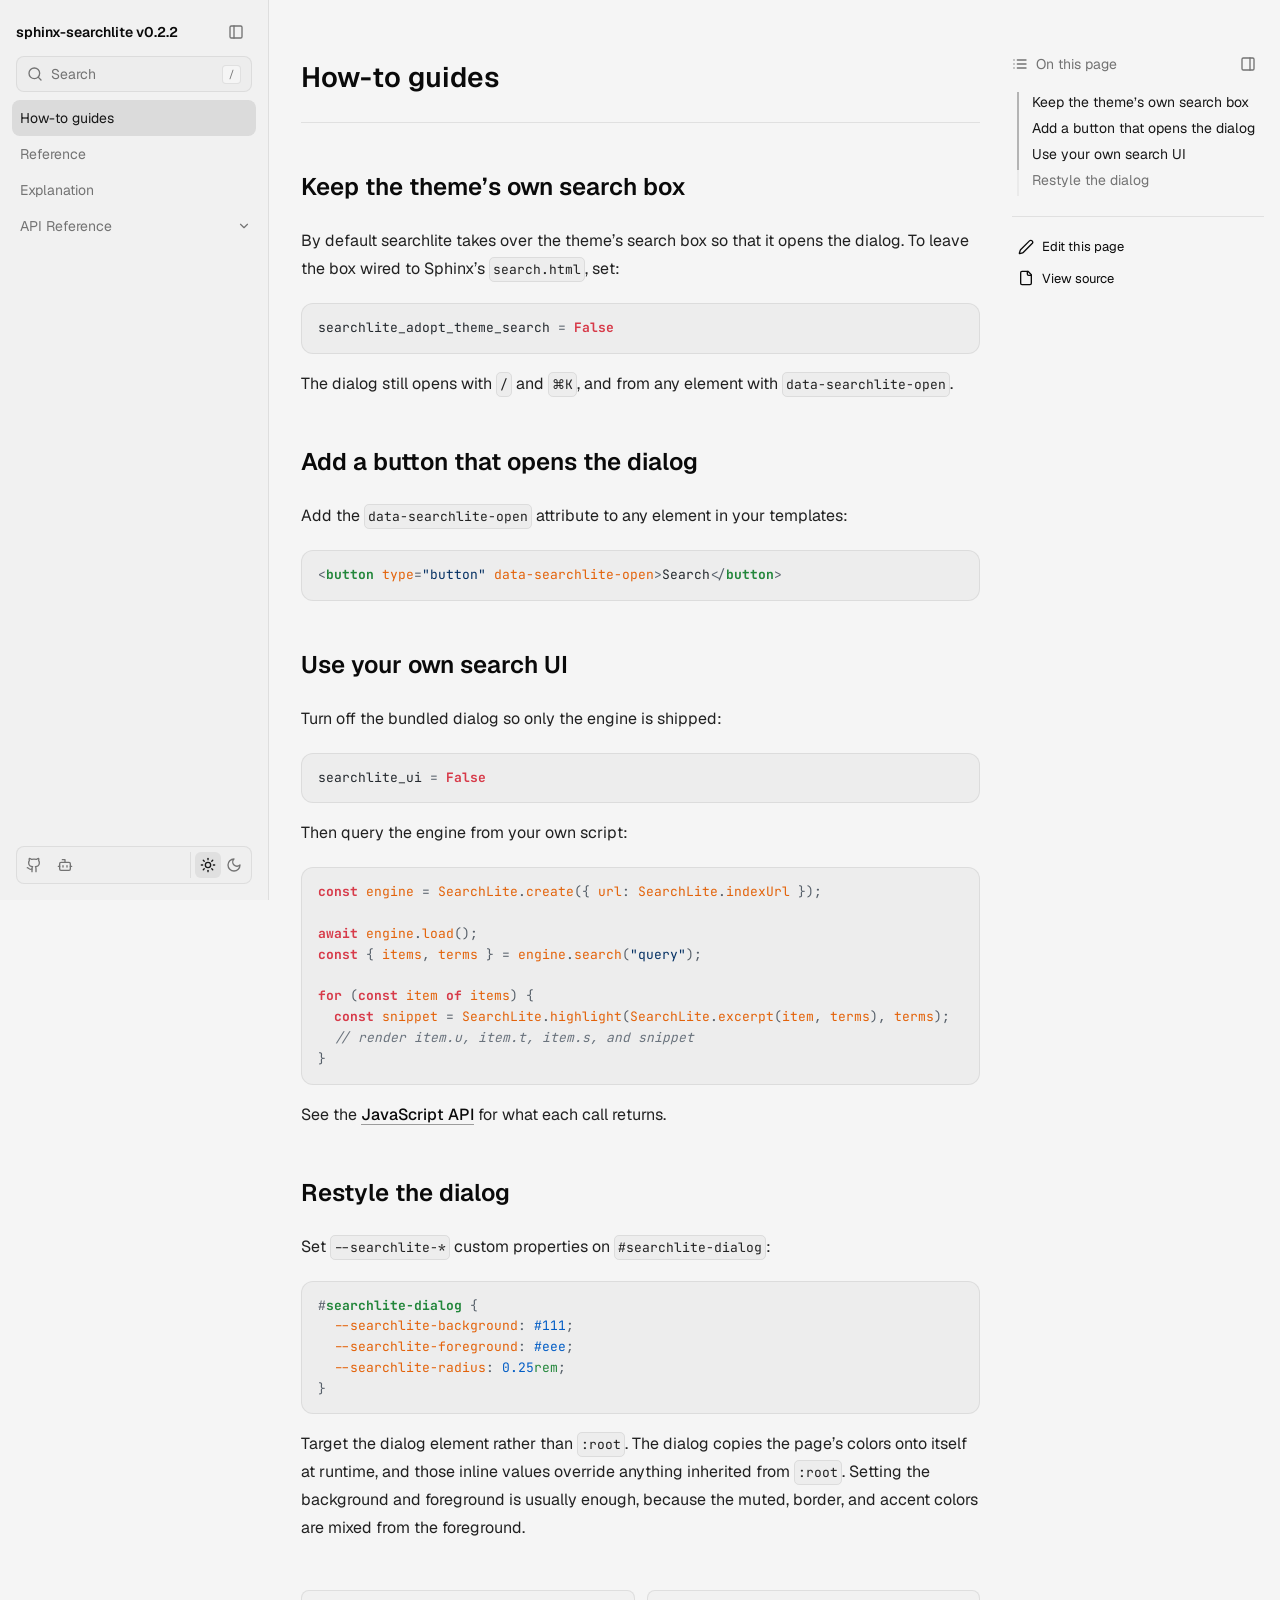
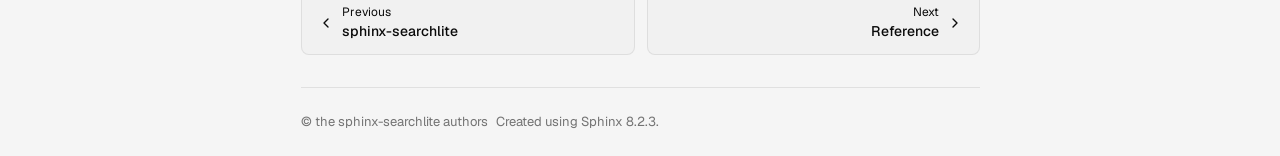
<file: docs/src/how-to.html>
<!DOCTYPE html>

<html lang="en" data-content_root="../../">
  <head>
    <meta charset="utf-8" />
    <meta name="viewport" content="width=device-width, initial-scale=1.0" /><meta name="viewport" content="width=device-width, initial-scale=1" />

    <title>How-to guides &#8212; sphinx-searchlite v0.2.2</title>
    <link rel="stylesheet" type="text/css" href="../../_static/pygments.css?v=03e43079" />
    <link rel="stylesheet" type="text/css" href="../../_static/fuma.css?v=ca04d621" />
    <link rel="stylesheet" type="text/css" href="../../_static/fuma-code.css?v=a950e949" />
    <link rel="stylesheet" type="text/css" href="../../_static/mystnb.11b39860a7a0cbfd473a3ad8a317855267ff0bd372690045ca344a6b62be495e.css" />
    <link rel="stylesheet" type="text/css" href="../../_static/copybutton.css?v=76b2166b" />
    <link rel="stylesheet" type="text/css" href="../../_static/graphviz.css?v=4ae1632d" />
    <link rel="stylesheet" type="text/css" href="../../_static/autodoc_pydantic.css" />
    <link rel="stylesheet" type="text/css" href="../../_static/sphinx-design.min.css?v=95c83b7e" />
    <link rel="stylesheet" type="text/css" href="../../_static/fonts/fuma-fonts.css?v=c2892c73" />
    <link rel="stylesheet" type="text/css" href="../../_static/styles/custom.css?v=88c24c6a" />
    <script src="../../_static/documentation_options.js?v=000c92bf"></script>
    <script src="../../_static/doctools.js?v=9bcbadda"></script>
    <script src="../../_static/sphinx_highlight.js?v=dc90522c"></script>
    <script src="../../_static/clipboard.min.js?v=a7894cd8"></script>
    <script src="../../_static/copybutton.js?v=f281be69"></script>
    <script src="../../_static/design-tabs.js?v=f930bc37"></script>
    <script data-searchlite-index="searchlite-index.json" defer="defer" src="../../_static/searchlite.js?v=a5320898"></script>
    <script defer="defer" src="../../_static/fuma.js?v=9c325f6c"></script>
    <script src="../../_static/js/custom.js?v=956e5d78"></script>
    <link rel="index" title="Index" href="../../genindex.html" />
    <link rel="search" title="Search" href="../../search.html" />
    <link rel="next" title="Reference" href="reference.html" />
    <link rel="prev" title="sphinx-searchlite" href="../../index.html" />
    <script>
      (function () {
        var root = document.documentElement;
        try {
          var stored = localStorage.getItem("fuma-theme");
          if (stored) {
            root.classList.add(stored === "dark" ? "dark" : "light");
            root.style.colorScheme = stored === "dark" ? "dark" : "light";
          }
          if (localStorage.getItem("fuma-sidebar") === "collapsed") root.dataset.sidebarCollapsed = "true";
          if (localStorage.getItem("fuma-toc") === "collapsed") root.dataset.tocCollapsed = "true";
        } catch (e) {}
      })();
    </script>
  </head>
<body class="fd-body" data-layout="docs" data-toc-style="normal" data-open-level="0">
<div id="fd-layout"><header id="fd-subnav">
  <div class="fd-subnav-inner">
    <button type="button" class="fd-icon-button fd-sidebar-toggle" aria-controls="fd-sidebar" aria-expanded="false" aria-label="Toggle navigation" title="Toggle navigation">
      <svg xmlns="http://www.w3.org/2000/svg" viewBox="0 0 24 24" fill="none" stroke="currentColor" stroke-width="2" stroke-linecap="round" stroke-linejoin="round" aria-hidden="true" class="fd-icon "><path d="M4 6h16"/><path d="M4 12h16"/><path d="M4 18h16"/></svg>
    </button><a class="fd-brand" href="../../index.html"><span class="fd-brand-name">sphinx-searchlite v0.2.2</span>
</a>

    <div class="fd-nav-actions">
      <button type="button" class="fd-icon-button" data-fd-search-open aria-label="Search" title="Search"><svg xmlns="http://www.w3.org/2000/svg" viewBox="0 0 24 24" fill="none" stroke="currentColor" stroke-width="2" stroke-linecap="round" stroke-linejoin="round" aria-hidden="true" class="fd-icon "><circle cx="11" cy="11" r="8"/><path d="m21 21-4.3-4.3"/></svg></button>
      <a class="fd-icon-button" href="https://github.com/python-project-templates/sphinx-searchlite" target="_blank" rel="noopener" aria-label="GitHub" title="GitHub"><svg xmlns="http://www.w3.org/2000/svg" viewBox="0 0 24 24" fill="none" stroke="currentColor" stroke-width="2" stroke-linecap="round" stroke-linejoin="round" aria-hidden="true" class="fd-icon "><path d="M15 22v-4a4.8 4.8 0 0 0-1-3.5c3 0 6-2 6-5.5.08-1.25-.27-2.48-1-3.5.28-1.15.28-2.35 0-3.5 0 0-1 0-3 1.5-2.64-.5-5.36-.5-8 0C6 2 5 2 5 2c-.3 1.15-.3 2.35 0 3.5A5.4 5.4 0 0 0 4 9c0 3.5 3 5.5 6 5.5-.39.49-.68 1.05-.85 1.65-.17.6-.22 1.23-.15 1.85v4"/><path d="M9 18c-4.51 2-5-2-7-2"/></svg></a>
<details class="fd-llms">
  <summary class="fd-icon-button" aria-label="LLM documentation" title="LLM documentation">
    <svg xmlns="http://www.w3.org/2000/svg" viewBox="0 0 24 24" fill="none" stroke="currentColor" stroke-width="2" stroke-linecap="round" stroke-linejoin="round" aria-hidden="true" class="fd-icon fd-icon-bot"><path d="M12 8V4H8"/><rect width="16" height="12" x="4" y="8" rx="2"/><path d="M2 14h2m16 0h2m-13-1v2m6-2v2"/></svg>
  </summary>
  <nav class="fd-llms-menu" aria-label="LLM documentation">
    <a href="../../llms.txt" title="llms.txt">llms.txt</a>
    <a href="../../llms-full.txt" title="llms-full.txt">llms-full.txt</a>
  </nav>
</details>
      <button type="button" class="fd-icon-button fd-theme-toggle" aria-label="Toggle theme" title="Toggle theme">
        <svg xmlns="http://www.w3.org/2000/svg" viewBox="0 0 24 24" fill="none" stroke="currentColor" stroke-width="2" stroke-linecap="round" stroke-linejoin="round" aria-hidden="true" class="fd-icon fd-icon-light"><circle cx="12" cy="12" r="4"/><path d="M12 2v2"/><path d="M12 20v2"/><path d="m4.93 4.93 1.41 1.41"/><path d="m17.66 17.66 1.41 1.41"/><path d="M2 12h2"/><path d="M20 12h2"/><path d="m6.34 17.66-1.41 1.41"/><path d="m19.07 4.93-1.41 1.41"/></svg><svg xmlns="http://www.w3.org/2000/svg" viewBox="0 0 24 24" fill="none" stroke="currentColor" stroke-width="2" stroke-linecap="round" stroke-linejoin="round" aria-hidden="true" class="fd-icon fd-icon-dark"><path d="M12 3a6 6 0 0 0 9 9 9 9 0 1 1-9-9"/></svg>
      </button>
    </div>
  </div>
</header>

<aside id="fd-sidebar" aria-label="Documentation">
  <div class="fd-sidebar-header">
    <div class="fd-sidebar-brand-row"><a class="fd-brand" href="../../index.html"><span class="fd-brand-name">sphinx-searchlite v0.2.2</span>
</a>
      <button type="button" class="fd-icon-button fd-sidebar-collapse" aria-label="Collapse sidebar" title="Collapse sidebar"><svg xmlns="http://www.w3.org/2000/svg" viewBox="0 0 24 24" fill="none" stroke="currentColor" stroke-width="2" stroke-linecap="round" stroke-linejoin="round" aria-hidden="true" class="fd-icon "><rect width="18" height="18" x="3" y="3" rx="2"/><path d="M9 3v18"/></svg></button>
    </div>
    <button type="button" class="fd-search-trigger" data-fd-search-open title="Search">
      <svg xmlns="http://www.w3.org/2000/svg" viewBox="0 0 24 24" fill="none" stroke="currentColor" stroke-width="2" stroke-linecap="round" stroke-linejoin="round" aria-hidden="true" class="fd-icon "><circle cx="11" cy="11" r="8"/><path d="m21 21-4.3-4.3"/></svg><span>Search</span><kbd class="fd-kbd">/</kbd>
    </button>
  </div>

  <nav class="fd-sidebar-nav">
    <div class="fd-sidebar-group">
      
<ul class="fd-tree">
  <li class="fd-tree-item">
    <a class="fd-link fd-current" href="#">
      <span class="fd-link-text">How-to guides</span>
    </a>
  </li>
  <li class="fd-tree-item">
    <a class="fd-link" href="reference.html">
      <span class="fd-link-text">Reference</span>
    </a>
  </li>
  <li class="fd-tree-item">
    <a class="fd-link" href="explanation.html">
      <span class="fd-link-text">Explanation</span>
    </a>
  </li>
  <li class="fd-tree-item">
    <details class="fd-folder">
      <summary class="fd-folder-summary" title="Toggle section: API Reference">
        <a class="fd-link" href="../../autoapi/index.html">
          <span class="fd-link-text">API Reference</span>
        </a>
        <span class="fd-folder-marker" aria-hidden="true"><svg xmlns="http://www.w3.org/2000/svg" viewBox="0 0 24 24" fill="none" stroke="currentColor" stroke-width="2" stroke-linecap="round" stroke-linejoin="round" aria-hidden="true" class="fd-icon "><path d="m6 9 6 6 6-6"/></svg></span>
      </summary>
      
<ul class="fd-tree">
  <li class="fd-tree-item">
    <a class="fd-link" href="../../autoapi/test_searchlite/index.html">
      <span class="fd-link-text">test_searchlite</span>
    </a>
  </li>
  <li class="fd-tree-item">
    <details class="fd-folder">
      <summary class="fd-folder-summary" title="Toggle section: sphinx_searchlite">
        <a class="fd-link" href="../../autoapi/sphinx_searchlite/index.html">
          <span class="fd-link-text">sphinx_searchlite</span>
        </a>
        <span class="fd-folder-marker" aria-hidden="true"><svg xmlns="http://www.w3.org/2000/svg" viewBox="0 0 24 24" fill="none" stroke="currentColor" stroke-width="2" stroke-linecap="round" stroke-linejoin="round" aria-hidden="true" class="fd-icon "><path d="m6 9 6 6 6-6"/></svg></span>
      </summary>
      
<ul class="fd-tree">
  <li class="fd-tree-item">
    <a class="fd-link" href="../../autoapi/sphinx_searchlite/_index/index.html">
      <span class="fd-link-text">sphinx_searchlite._index</span>
    </a>
  </li>
</ul>
    </details>
  </li>
</ul>
    </details>
  </li>
</ul>
    </div>
  </nav>

  <div class="fd-sidebar-footer">
    <div class="fd-toolbar">
      <a class="fd-toolbar-item" href="https://github.com/python-project-templates/sphinx-searchlite" target="_blank" rel="noopener" aria-label="GitHub" title="GitHub"><svg xmlns="http://www.w3.org/2000/svg" viewBox="0 0 24 24" fill="none" stroke="currentColor" stroke-width="2" stroke-linecap="round" stroke-linejoin="round" aria-hidden="true" class="fd-icon "><path d="M15 22v-4a4.8 4.8 0 0 0-1-3.5c3 0 6-2 6-5.5.08-1.25-.27-2.48-1-3.5.28-1.15.28-2.35 0-3.5 0 0-1 0-3 1.5-2.64-.5-5.36-.5-8 0C6 2 5 2 5 2c-.3 1.15-.3 2.35 0 3.5A5.4 5.4 0 0 0 4 9c0 3.5 3 5.5 6 5.5-.39.49-.68 1.05-.85 1.65-.17.6-.22 1.23-.15 1.85v4"/><path d="M9 18c-4.51 2-5-2-7-2"/></svg></a>
<details class="fd-llms">
  <summary class="fd-icon-button" aria-label="LLM documentation" title="LLM documentation">
    <svg xmlns="http://www.w3.org/2000/svg" viewBox="0 0 24 24" fill="none" stroke="currentColor" stroke-width="2" stroke-linecap="round" stroke-linejoin="round" aria-hidden="true" class="fd-icon fd-icon-bot"><path d="M12 8V4H8"/><rect width="16" height="12" x="4" y="8" rx="2"/><path d="M2 14h2m16 0h2m-13-1v2m6-2v2"/></svg>
  </summary>
  <nav class="fd-llms-menu" aria-label="LLM documentation">
    <a href="../../llms.txt" title="llms.txt">llms.txt</a>
    <a href="../../llms-full.txt" title="llms-full.txt">llms-full.txt</a>
  </nav>
</details>
      <div class="fd-theme-switch" role="group" aria-label="Theme">
        <button type="button" class="fd-theme-option" data-fd-theme="light" aria-label="Light theme" title="Light theme"><svg xmlns="http://www.w3.org/2000/svg" viewBox="0 0 24 24" fill="none" stroke="currentColor" stroke-width="2" stroke-linecap="round" stroke-linejoin="round" aria-hidden="true" class="fd-icon "><circle cx="12" cy="12" r="4"/><path d="M12 2v2"/><path d="M12 20v2"/><path d="m4.93 4.93 1.41 1.41"/><path d="m17.66 17.66 1.41 1.41"/><path d="M2 12h2"/><path d="M20 12h2"/><path d="m6.34 17.66-1.41 1.41"/><path d="m19.07 4.93-1.41 1.41"/></svg></button>
        <button type="button" class="fd-theme-option" data-fd-theme="dark" aria-label="Dark theme" title="Dark theme"><svg xmlns="http://www.w3.org/2000/svg" viewBox="0 0 24 24" fill="none" stroke="currentColor" stroke-width="2" stroke-linecap="round" stroke-linejoin="round" aria-hidden="true" class="fd-icon "><path d="M12 3a6 6 0 0 0 9 9 9 9 0 1 1-9-9"/></svg></button>
      </div>
    </div>
  </div>
</aside>
<button type="button" id="fd-sidebar-restore" class="fd-icon-button" aria-label="Expand sidebar" title="Expand sidebar"><svg xmlns="http://www.w3.org/2000/svg" viewBox="0 0 24 24" fill="none" stroke="currentColor" stroke-width="2" stroke-linecap="round" stroke-linejoin="round" aria-hidden="true" class="fd-icon "><rect width="18" height="18" x="3" y="3" rx="2"/><path d="M9 3v18"/></svg></button>
<div class="fd-sidebar-scrim" hidden></div>
  <div id="fd-toc-popover">
    <button type="button" class="fd-toc-trigger" aria-expanded="false" aria-controls="fd-toc-mobile" title="On this page">
      <svg xmlns="http://www.w3.org/2000/svg" viewBox="0 0 24 24" fill="none" stroke="currentColor" stroke-width="2" stroke-linecap="round" stroke-linejoin="round" aria-hidden="true" class="fd-icon "><path d="M8 6h13"/><path d="M8 12h13"/><path d="M8 18h13"/><path d="M3 6h.01"/><path d="M3 12h.01"/><path d="M3 18h.01"/></svg><span>On this page</span><svg xmlns="http://www.w3.org/2000/svg" viewBox="0 0 24 24" fill="none" stroke="currentColor" stroke-width="2" stroke-linecap="round" stroke-linejoin="round" aria-hidden="true" class="fd-icon "><path d="m6 9 6 6 6-6"/></svg>
    </button>
    <div id="fd-toc-mobile" hidden><ul class="fd-toc-list">
  <li class="fd-toc-item" data-depth="1">
    <a href="#keep-the-theme-s-own-search-box">Keep the theme’s own search box</a>
  </li>
  <li class="fd-toc-item" data-depth="1">
    <a href="#add-a-button-that-opens-the-dialog">Add a button that opens the dialog</a>
  </li>
  <li class="fd-toc-item" data-depth="1">
    <a href="#use-your-own-search-ui">Use your own search UI</a>
  </li>
  <li class="fd-toc-item" data-depth="1">
    <a href="#restyle-the-dialog">Restyle the dialog</a>
  </li>
</ul>
</div>
  </div>

  <main id="fd-main">
    <article class="fd-page">
      <div class="fd-prose">
  <section class="tex2jax_ignore mathjax_ignore" id="how-to-guides">
<h1>How-to guides<a class="headerlink" href="#how-to-guides" title="Link to this heading">¶</a></h1>
<section id="keep-the-theme-s-own-search-box">
<h2>Keep the theme’s own search box<a class="headerlink" href="#keep-the-theme-s-own-search-box" title="Link to this heading">¶</a></h2>
<p>By default searchlite takes over the theme’s search box so that it opens the
dialog. To leave the box wired to Sphinx’s <code class="docutils literal notranslate"><span class="pre">search.html</span></code>, set:</p>
<div class="highlight-python notranslate"><div class="highlight"><pre><span></span><span class="n">searchlite_adopt_theme_search</span> <span class="o">=</span> <span class="kc">False</span>
</pre></div>
</div>
<p>The dialog still opens with <code class="docutils literal notranslate"><span class="pre">/</span></code> and <code class="docutils literal notranslate"><span class="pre">⌘K</span></code>, and from any element with
<code class="docutils literal notranslate"><span class="pre">data-searchlite-open</span></code>.</p>
</section>
<section id="add-a-button-that-opens-the-dialog">
<h2>Add a button that opens the dialog<a class="headerlink" href="#add-a-button-that-opens-the-dialog" title="Link to this heading">¶</a></h2>
<p>Add the <code class="docutils literal notranslate"><span class="pre">data-searchlite-open</span></code> attribute to any element in your templates:</p>
<div class="highlight-html notranslate"><div class="highlight"><pre><span></span><span class="p">&lt;</span><span class="nt">button</span> <span class="na">type</span><span class="o">=</span><span class="s">"button"</span> <span class="na">data-searchlite-open</span><span class="p">&gt;</span>Search<span class="p">&lt;/</span><span class="nt">button</span><span class="p">&gt;</span>
</pre></div>
</div>
</section>
<section id="use-your-own-search-ui">
<h2>Use your own search UI<a class="headerlink" href="#use-your-own-search-ui" title="Link to this heading">¶</a></h2>
<p>Turn off the bundled dialog so only the engine is shipped:</p>
<div class="highlight-python notranslate"><div class="highlight"><pre><span></span><span class="n">searchlite_ui</span> <span class="o">=</span> <span class="kc">False</span>
</pre></div>
</div>
<p>Then query the engine from your own script:</p>
<div class="highlight-js notranslate"><div class="highlight"><pre><span></span><span class="kd">const</span><span class="w"> </span><span class="nx">engine</span><span class="w"> </span><span class="o">=</span><span class="w"> </span><span class="nx">SearchLite</span><span class="p">.</span><span class="nx">create</span><span class="p">({</span><span class="w"> </span><span class="nx">url</span><span class="o">:</span><span class="w"> </span><span class="nx">SearchLite</span><span class="p">.</span><span class="nx">indexUrl</span><span class="w"> </span><span class="p">});</span>

<span class="k">await</span><span class="w"> </span><span class="nx">engine</span><span class="p">.</span><span class="nx">load</span><span class="p">();</span>
<span class="kd">const</span><span class="w"> </span><span class="p">{</span><span class="w"> </span><span class="nx">items</span><span class="p">,</span><span class="w"> </span><span class="nx">terms</span><span class="w"> </span><span class="p">}</span><span class="w"> </span><span class="o">=</span><span class="w"> </span><span class="nx">engine</span><span class="p">.</span><span class="nx">search</span><span class="p">(</span><span class="s2">"query"</span><span class="p">);</span>

<span class="k">for</span><span class="w"> </span><span class="p">(</span><span class="kd">const</span><span class="w"> </span><span class="nx">item</span><span class="w"> </span><span class="k">of</span><span class="w"> </span><span class="nx">items</span><span class="p">)</span><span class="w"> </span><span class="p">{</span>
<span class="w">  </span><span class="kd">const</span><span class="w"> </span><span class="nx">snippet</span><span class="w"> </span><span class="o">=</span><span class="w"> </span><span class="nx">SearchLite</span><span class="p">.</span><span class="nx">highlight</span><span class="p">(</span><span class="nx">SearchLite</span><span class="p">.</span><span class="nx">excerpt</span><span class="p">(</span><span class="nx">item</span><span class="p">,</span><span class="w"> </span><span class="nx">terms</span><span class="p">),</span><span class="w"> </span><span class="nx">terms</span><span class="p">);</span>
<span class="w">  </span><span class="c1">// render item.u, item.t, item.s, and snippet</span>
<span class="p">}</span>
</pre></div>
</div>
<p>See the <a class="reference internal" href="reference.html#javascript-api"><span class="std std-ref">JavaScript API</span></a> for what each call
returns.</p>
</section>
<section id="restyle-the-dialog">
<h2>Restyle the dialog<a class="headerlink" href="#restyle-the-dialog" title="Link to this heading">¶</a></h2>
<p>Set <code class="docutils literal notranslate"><span class="pre">--searchlite-*</span></code> custom properties on <code class="docutils literal notranslate"><span class="pre">#searchlite-dialog</span></code>:</p>
<div class="highlight-css notranslate"><div class="highlight"><pre><span></span><span class="p">#</span><span class="nn">searchlite-dialog</span><span class="w"> </span><span class="p">{</span>
<span class="w">  </span><span class="nv">--searchlite-background</span><span class="p">:</span><span class="w"> </span><span class="mh">#111</span><span class="p">;</span>
<span class="w">  </span><span class="nv">--searchlite-foreground</span><span class="p">:</span><span class="w"> </span><span class="mh">#eee</span><span class="p">;</span>
<span class="w">  </span><span class="nv">--searchlite-radius</span><span class="p">:</span><span class="w"> </span><span class="mf">0.25</span><span class="kt">rem</span><span class="p">;</span>
<span class="p">}</span>
</pre></div>
</div>
<p>Target the dialog element rather than <code class="docutils literal notranslate"><span class="pre">:root</span></code>. The dialog copies the page’s
colors onto itself at runtime, and those inline values override anything
inherited from <code class="docutils literal notranslate"><span class="pre">:root</span></code>. Setting the background and foreground is usually
enough, because the muted, border, and accent colors are mixed from the
foreground.</p>
</section>
</section>


      </div>
<nav class="fd-pagination" aria-label="Pagination">
  <a class="fd-pagination-card fd-pagination-prev" href="../../index.html" title="Previous: sphinx-searchlite">
    <svg xmlns="http://www.w3.org/2000/svg" viewBox="0 0 24 24" fill="none" stroke="currentColor" stroke-width="2" stroke-linecap="round" stroke-linejoin="round" aria-hidden="true" class="fd-icon "><path d="m15 18-6-6 6-6"/></svg>
    <span class="fd-pagination-text">
      <span class="fd-pagination-label">Previous</span>
      <span class="fd-pagination-title">sphinx-searchlite</span>
    </span>
  </a>
  <a class="fd-pagination-card fd-pagination-next" href="reference.html" title="Next: Reference">
    <span class="fd-pagination-text">
      <span class="fd-pagination-label">Next</span>
      <span class="fd-pagination-title">Reference</span>
    </span>
    <svg xmlns="http://www.w3.org/2000/svg" viewBox="0 0 24 24" fill="none" stroke="currentColor" stroke-width="2" stroke-linecap="round" stroke-linejoin="round" aria-hidden="true" class="fd-icon "><path d="m9 18 6-6-6-6"/></svg>
  </a>
</nav>
<footer id="fd-footer">
  <p class="fd-footer-meta"><span>&#169; the sphinx-searchlite authors</span><span>Created using <a href="https://www.sphinx-doc.org/">Sphinx</a> 8.2.3.</span>
  </p>
</footer>
    </article>
  </main>
<nav id="fd-toc" aria-label="On this page">
  <div class="fd-toc-header">
    <p class="fd-toc-title"><svg xmlns="http://www.w3.org/2000/svg" viewBox="0 0 24 24" fill="none" stroke="currentColor" stroke-width="2" stroke-linecap="round" stroke-linejoin="round" aria-hidden="true" class="fd-icon "><path d="M8 6h13"/><path d="M8 12h13"/><path d="M8 18h13"/><path d="M3 6h.01"/><path d="M3 12h.01"/><path d="M3 18h.01"/></svg>On this page</p>
    <button type="button" class="fd-icon-button fd-toc-collapse" aria-label="Collapse page navigation" title="Collapse page navigation" aria-controls="fd-toc" aria-expanded="true"><svg xmlns="http://www.w3.org/2000/svg" viewBox="0 0 24 24" fill="none" stroke="currentColor" stroke-width="2" stroke-linecap="round" stroke-linejoin="round" aria-hidden="true" class="fd-icon "><rect width="18" height="18" x="3" y="3" rx="2"/><path d="M15 3v18"/></svg></button>
  </div>
  <div class="fd-toc-body"><svg class="fd-toc-rail" aria-hidden="true" preserveAspectRatio="none">
      <path class="fd-toc-track" fill="none" />
      <path class="fd-toc-thumb" fill="none" />
    </svg><ul class="fd-toc-list">
  <li class="fd-toc-item" data-depth="1">
    <a href="#keep-the-theme-s-own-search-box">Keep the theme’s own search box</a>
  </li>
  <li class="fd-toc-item" data-depth="1">
    <a href="#add-a-button-that-opens-the-dialog">Add a button that opens the dialog</a>
  </li>
  <li class="fd-toc-item" data-depth="1">
    <a href="#use-your-own-search-ui">Use your own search UI</a>
  </li>
  <li class="fd-toc-item" data-depth="1">
    <a href="#restyle-the-dialog">Restyle the dialog</a>
  </li>
</ul>

  </div>
  <div class="fd-toc-actions">
    <a class="fd-toc-action" href="https://github.com/python-project-templates/sphinx-searchlite/edit/HEAD/docs/src/how-to.md" target="_blank" rel="noopener" title="Edit this page"><svg xmlns="http://www.w3.org/2000/svg" viewBox="0 0 24 24" fill="none" stroke="currentColor" stroke-width="2" stroke-linecap="round" stroke-linejoin="round" aria-hidden="true" class="fd-icon "><path d="M21.174 6.812a1 1 0 0 0-3.986-3.987L3.842 16.174a2 2 0 0 0-.5.83l-1.321 4.352a.5.5 0 0 0 .623.622l4.353-1.32a2 2 0 0 0 .83-.497z"/></svg><span>Edit this page</span></a>
    <a class="fd-toc-action" href="../../_sources/docs/src/how-to.md.txt" rel="nofollow" title="View source"><svg xmlns="http://www.w3.org/2000/svg" viewBox="0 0 24 24" fill="none" stroke="currentColor" stroke-width="2" stroke-linecap="round" stroke-linejoin="round" aria-hidden="true" class="fd-icon "><path d="M15 2H6a2 2 0 0 0-2 2v16a2 2 0 0 0 2 2h12a2 2 0 0 0 2-2V7Z"/><path d="M14 2v4a2 2 0 0 0 2 2h4"/></svg><span>View source</span></a>
  </div>
</nav>
<button type="button" id="fd-toc-restore" class="fd-icon-button" aria-label="Expand page navigation" title="Expand page navigation" aria-controls="fd-toc" aria-expanded="false"><svg xmlns="http://www.w3.org/2000/svg" viewBox="0 0 24 24" fill="none" stroke="currentColor" stroke-width="2" stroke-linecap="round" stroke-linejoin="round" aria-hidden="true" class="fd-icon "><rect width="18" height="18" x="3" y="3" rx="2"/><path d="M15 3v18"/></svg></button>
</div>
<dialog id="fd-search-dialog" aria-label="Search">
  <form class="fd-search-panel" method="dialog" role="search">
    <div class="fd-search-field">
      <svg xmlns="http://www.w3.org/2000/svg" viewBox="0 0 24 24" fill="none" stroke="currentColor" stroke-width="2" stroke-linecap="round" stroke-linejoin="round" aria-hidden="true" class="fd-icon "><circle cx="11" cy="11" r="8"/><path d="m21 21-4.3-4.3"/></svg>
      <input type="search" id="fd-search-input" autocomplete="off" spellcheck="false" placeholder="Search documentation..." aria-label="Search" />
      <kbd class="fd-kbd">Esc</kbd>
    </div>
    <div id="fd-search-results" role="listbox" aria-label="Search results"></div>
    <p id="fd-search-empty" class="fd-search-empty" hidden>No results found.</p>
  </form>
</dialog>
  </body>
</html>
</file>
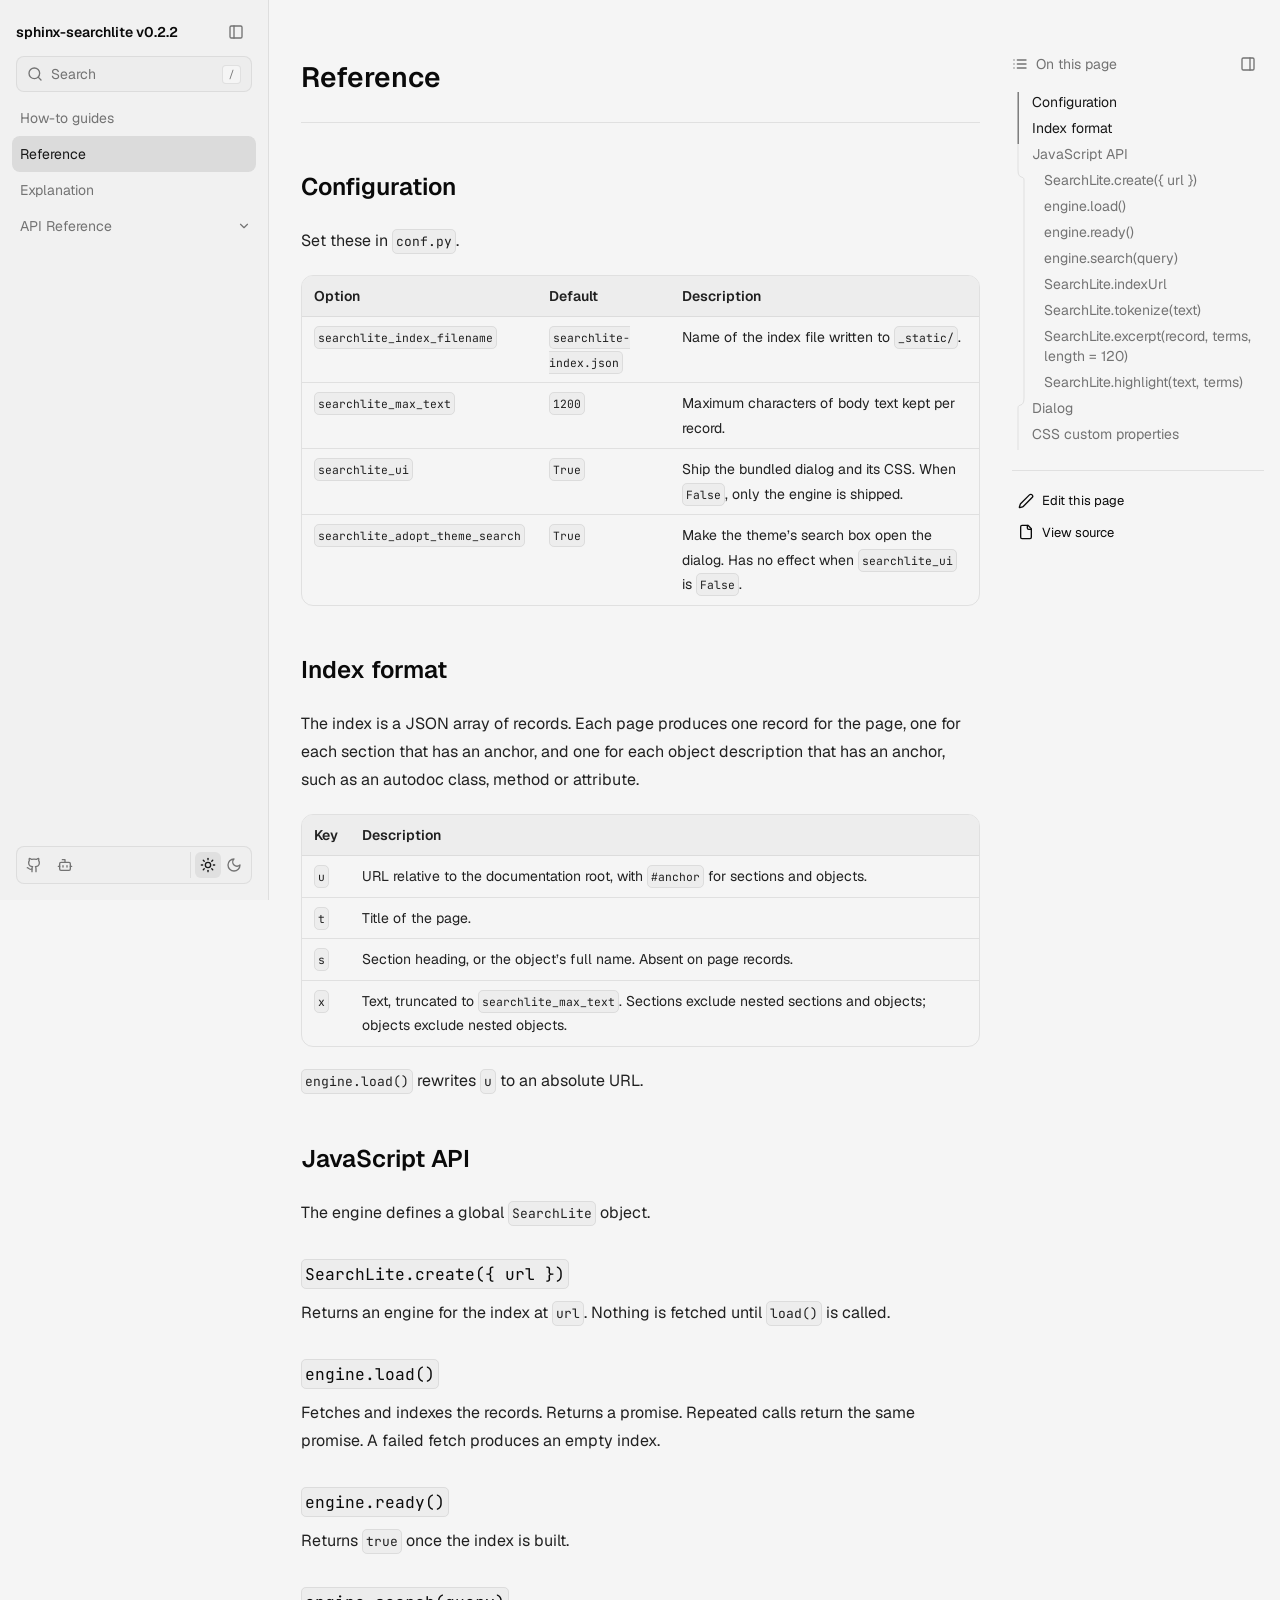
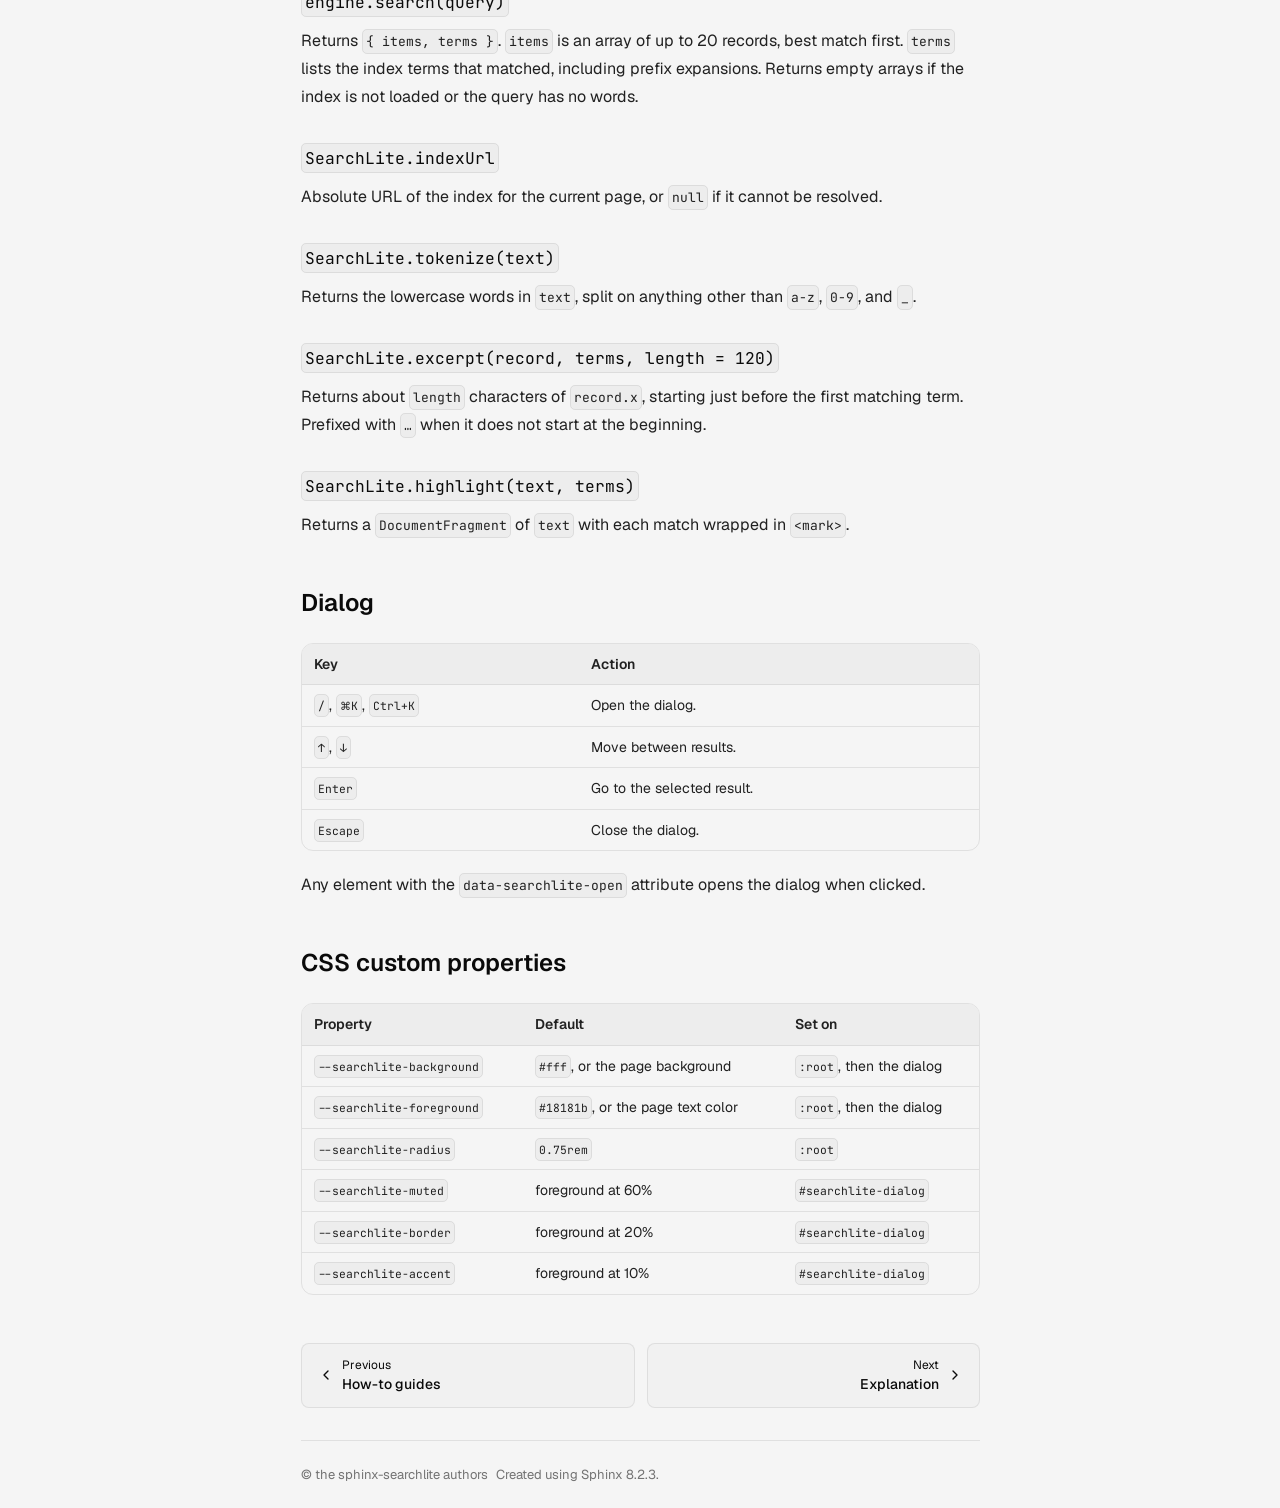
<file: docs/src/reference.html>
<!DOCTYPE html>

<html lang="en" data-content_root="../../">
  <head>
    <meta charset="utf-8" />
    <meta name="viewport" content="width=device-width, initial-scale=1.0" /><meta name="viewport" content="width=device-width, initial-scale=1" />

    <title>Reference &#8212; sphinx-searchlite v0.2.2</title>
    <link rel="stylesheet" type="text/css" href="../../_static/pygments.css?v=03e43079" />
    <link rel="stylesheet" type="text/css" href="../../_static/fuma.css?v=ca04d621" />
    <link rel="stylesheet" type="text/css" href="../../_static/fuma-code.css?v=a950e949" />
    <link rel="stylesheet" type="text/css" href="../../_static/mystnb.11b39860a7a0cbfd473a3ad8a317855267ff0bd372690045ca344a6b62be495e.css" />
    <link rel="stylesheet" type="text/css" href="../../_static/copybutton.css?v=76b2166b" />
    <link rel="stylesheet" type="text/css" href="../../_static/graphviz.css?v=4ae1632d" />
    <link rel="stylesheet" type="text/css" href="../../_static/autodoc_pydantic.css" />
    <link rel="stylesheet" type="text/css" href="../../_static/sphinx-design.min.css?v=95c83b7e" />
    <link rel="stylesheet" type="text/css" href="../../_static/fonts/fuma-fonts.css?v=c2892c73" />
    <link rel="stylesheet" type="text/css" href="../../_static/styles/custom.css?v=88c24c6a" />
    <script src="../../_static/documentation_options.js?v=000c92bf"></script>
    <script src="../../_static/doctools.js?v=9bcbadda"></script>
    <script src="../../_static/sphinx_highlight.js?v=dc90522c"></script>
    <script src="../../_static/clipboard.min.js?v=a7894cd8"></script>
    <script src="../../_static/copybutton.js?v=f281be69"></script>
    <script src="../../_static/design-tabs.js?v=f930bc37"></script>
    <script data-searchlite-index="searchlite-index.json" defer="defer" src="../../_static/searchlite.js?v=a5320898"></script>
    <script defer="defer" src="../../_static/fuma.js?v=9c325f6c"></script>
    <script src="../../_static/js/custom.js?v=956e5d78"></script>
    <link rel="index" title="Index" href="../../genindex.html" />
    <link rel="search" title="Search" href="../../search.html" />
    <link rel="next" title="Explanation" href="explanation.html" />
    <link rel="prev" title="How-to guides" href="how-to.html" />
    <script>
      (function () {
        var root = document.documentElement;
        try {
          var stored = localStorage.getItem("fuma-theme");
          if (stored) {
            root.classList.add(stored === "dark" ? "dark" : "light");
            root.style.colorScheme = stored === "dark" ? "dark" : "light";
          }
          if (localStorage.getItem("fuma-sidebar") === "collapsed") root.dataset.sidebarCollapsed = "true";
          if (localStorage.getItem("fuma-toc") === "collapsed") root.dataset.tocCollapsed = "true";
        } catch (e) {}
      })();
    </script>
  </head>
<body class="fd-body" data-layout="docs" data-toc-style="normal" data-open-level="0">
<div id="fd-layout"><header id="fd-subnav">
  <div class="fd-subnav-inner">
    <button type="button" class="fd-icon-button fd-sidebar-toggle" aria-controls="fd-sidebar" aria-expanded="false" aria-label="Toggle navigation" title="Toggle navigation">
      <svg xmlns="http://www.w3.org/2000/svg" viewBox="0 0 24 24" fill="none" stroke="currentColor" stroke-width="2" stroke-linecap="round" stroke-linejoin="round" aria-hidden="true" class="fd-icon "><path d="M4 6h16"/><path d="M4 12h16"/><path d="M4 18h16"/></svg>
    </button><a class="fd-brand" href="../../index.html"><span class="fd-brand-name">sphinx-searchlite v0.2.2</span>
</a>

    <div class="fd-nav-actions">
      <button type="button" class="fd-icon-button" data-fd-search-open aria-label="Search" title="Search"><svg xmlns="http://www.w3.org/2000/svg" viewBox="0 0 24 24" fill="none" stroke="currentColor" stroke-width="2" stroke-linecap="round" stroke-linejoin="round" aria-hidden="true" class="fd-icon "><circle cx="11" cy="11" r="8"/><path d="m21 21-4.3-4.3"/></svg></button>
      <a class="fd-icon-button" href="https://github.com/python-project-templates/sphinx-searchlite" target="_blank" rel="noopener" aria-label="GitHub" title="GitHub"><svg xmlns="http://www.w3.org/2000/svg" viewBox="0 0 24 24" fill="none" stroke="currentColor" stroke-width="2" stroke-linecap="round" stroke-linejoin="round" aria-hidden="true" class="fd-icon "><path d="M15 22v-4a4.8 4.8 0 0 0-1-3.5c3 0 6-2 6-5.5.08-1.25-.27-2.48-1-3.5.28-1.15.28-2.35 0-3.5 0 0-1 0-3 1.5-2.64-.5-5.36-.5-8 0C6 2 5 2 5 2c-.3 1.15-.3 2.35 0 3.5A5.4 5.4 0 0 0 4 9c0 3.5 3 5.5 6 5.5-.39.49-.68 1.05-.85 1.65-.17.6-.22 1.23-.15 1.85v4"/><path d="M9 18c-4.51 2-5-2-7-2"/></svg></a>
<details class="fd-llms">
  <summary class="fd-icon-button" aria-label="LLM documentation" title="LLM documentation">
    <svg xmlns="http://www.w3.org/2000/svg" viewBox="0 0 24 24" fill="none" stroke="currentColor" stroke-width="2" stroke-linecap="round" stroke-linejoin="round" aria-hidden="true" class="fd-icon fd-icon-bot"><path d="M12 8V4H8"/><rect width="16" height="12" x="4" y="8" rx="2"/><path d="M2 14h2m16 0h2m-13-1v2m6-2v2"/></svg>
  </summary>
  <nav class="fd-llms-menu" aria-label="LLM documentation">
    <a href="../../llms.txt" title="llms.txt">llms.txt</a>
    <a href="../../llms-full.txt" title="llms-full.txt">llms-full.txt</a>
  </nav>
</details>
      <button type="button" class="fd-icon-button fd-theme-toggle" aria-label="Toggle theme" title="Toggle theme">
        <svg xmlns="http://www.w3.org/2000/svg" viewBox="0 0 24 24" fill="none" stroke="currentColor" stroke-width="2" stroke-linecap="round" stroke-linejoin="round" aria-hidden="true" class="fd-icon fd-icon-light"><circle cx="12" cy="12" r="4"/><path d="M12 2v2"/><path d="M12 20v2"/><path d="m4.93 4.93 1.41 1.41"/><path d="m17.66 17.66 1.41 1.41"/><path d="M2 12h2"/><path d="M20 12h2"/><path d="m6.34 17.66-1.41 1.41"/><path d="m19.07 4.93-1.41 1.41"/></svg><svg xmlns="http://www.w3.org/2000/svg" viewBox="0 0 24 24" fill="none" stroke="currentColor" stroke-width="2" stroke-linecap="round" stroke-linejoin="round" aria-hidden="true" class="fd-icon fd-icon-dark"><path d="M12 3a6 6 0 0 0 9 9 9 9 0 1 1-9-9"/></svg>
      </button>
    </div>
  </div>
</header>

<aside id="fd-sidebar" aria-label="Documentation">
  <div class="fd-sidebar-header">
    <div class="fd-sidebar-brand-row"><a class="fd-brand" href="../../index.html"><span class="fd-brand-name">sphinx-searchlite v0.2.2</span>
</a>
      <button type="button" class="fd-icon-button fd-sidebar-collapse" aria-label="Collapse sidebar" title="Collapse sidebar"><svg xmlns="http://www.w3.org/2000/svg" viewBox="0 0 24 24" fill="none" stroke="currentColor" stroke-width="2" stroke-linecap="round" stroke-linejoin="round" aria-hidden="true" class="fd-icon "><rect width="18" height="18" x="3" y="3" rx="2"/><path d="M9 3v18"/></svg></button>
    </div>
    <button type="button" class="fd-search-trigger" data-fd-search-open title="Search">
      <svg xmlns="http://www.w3.org/2000/svg" viewBox="0 0 24 24" fill="none" stroke="currentColor" stroke-width="2" stroke-linecap="round" stroke-linejoin="round" aria-hidden="true" class="fd-icon "><circle cx="11" cy="11" r="8"/><path d="m21 21-4.3-4.3"/></svg><span>Search</span><kbd class="fd-kbd">/</kbd>
    </button>
  </div>

  <nav class="fd-sidebar-nav">
    <div class="fd-sidebar-group">
      
<ul class="fd-tree">
  <li class="fd-tree-item">
    <a class="fd-link" href="how-to.html">
      <span class="fd-link-text">How-to guides</span>
    </a>
  </li>
  <li class="fd-tree-item">
    <a class="fd-link fd-current" href="#">
      <span class="fd-link-text">Reference</span>
    </a>
  </li>
  <li class="fd-tree-item">
    <a class="fd-link" href="explanation.html">
      <span class="fd-link-text">Explanation</span>
    </a>
  </li>
  <li class="fd-tree-item">
    <details class="fd-folder">
      <summary class="fd-folder-summary" title="Toggle section: API Reference">
        <a class="fd-link" href="../../autoapi/index.html">
          <span class="fd-link-text">API Reference</span>
        </a>
        <span class="fd-folder-marker" aria-hidden="true"><svg xmlns="http://www.w3.org/2000/svg" viewBox="0 0 24 24" fill="none" stroke="currentColor" stroke-width="2" stroke-linecap="round" stroke-linejoin="round" aria-hidden="true" class="fd-icon "><path d="m6 9 6 6 6-6"/></svg></span>
      </summary>
      
<ul class="fd-tree">
  <li class="fd-tree-item">
    <a class="fd-link" href="../../autoapi/test_searchlite/index.html">
      <span class="fd-link-text">test_searchlite</span>
    </a>
  </li>
  <li class="fd-tree-item">
    <details class="fd-folder">
      <summary class="fd-folder-summary" title="Toggle section: sphinx_searchlite">
        <a class="fd-link" href="../../autoapi/sphinx_searchlite/index.html">
          <span class="fd-link-text">sphinx_searchlite</span>
        </a>
        <span class="fd-folder-marker" aria-hidden="true"><svg xmlns="http://www.w3.org/2000/svg" viewBox="0 0 24 24" fill="none" stroke="currentColor" stroke-width="2" stroke-linecap="round" stroke-linejoin="round" aria-hidden="true" class="fd-icon "><path d="m6 9 6 6 6-6"/></svg></span>
      </summary>
      
<ul class="fd-tree">
  <li class="fd-tree-item">
    <a class="fd-link" href="../../autoapi/sphinx_searchlite/_index/index.html">
      <span class="fd-link-text">sphinx_searchlite._index</span>
    </a>
  </li>
</ul>
    </details>
  </li>
</ul>
    </details>
  </li>
</ul>
    </div>
  </nav>

  <div class="fd-sidebar-footer">
    <div class="fd-toolbar">
      <a class="fd-toolbar-item" href="https://github.com/python-project-templates/sphinx-searchlite" target="_blank" rel="noopener" aria-label="GitHub" title="GitHub"><svg xmlns="http://www.w3.org/2000/svg" viewBox="0 0 24 24" fill="none" stroke="currentColor" stroke-width="2" stroke-linecap="round" stroke-linejoin="round" aria-hidden="true" class="fd-icon "><path d="M15 22v-4a4.8 4.8 0 0 0-1-3.5c3 0 6-2 6-5.5.08-1.25-.27-2.48-1-3.5.28-1.15.28-2.35 0-3.5 0 0-1 0-3 1.5-2.64-.5-5.36-.5-8 0C6 2 5 2 5 2c-.3 1.15-.3 2.35 0 3.5A5.4 5.4 0 0 0 4 9c0 3.5 3 5.5 6 5.5-.39.49-.68 1.05-.85 1.65-.17.6-.22 1.23-.15 1.85v4"/><path d="M9 18c-4.51 2-5-2-7-2"/></svg></a>
<details class="fd-llms">
  <summary class="fd-icon-button" aria-label="LLM documentation" title="LLM documentation">
    <svg xmlns="http://www.w3.org/2000/svg" viewBox="0 0 24 24" fill="none" stroke="currentColor" stroke-width="2" stroke-linecap="round" stroke-linejoin="round" aria-hidden="true" class="fd-icon fd-icon-bot"><path d="M12 8V4H8"/><rect width="16" height="12" x="4" y="8" rx="2"/><path d="M2 14h2m16 0h2m-13-1v2m6-2v2"/></svg>
  </summary>
  <nav class="fd-llms-menu" aria-label="LLM documentation">
    <a href="../../llms.txt" title="llms.txt">llms.txt</a>
    <a href="../../llms-full.txt" title="llms-full.txt">llms-full.txt</a>
  </nav>
</details>
      <div class="fd-theme-switch" role="group" aria-label="Theme">
        <button type="button" class="fd-theme-option" data-fd-theme="light" aria-label="Light theme" title="Light theme"><svg xmlns="http://www.w3.org/2000/svg" viewBox="0 0 24 24" fill="none" stroke="currentColor" stroke-width="2" stroke-linecap="round" stroke-linejoin="round" aria-hidden="true" class="fd-icon "><circle cx="12" cy="12" r="4"/><path d="M12 2v2"/><path d="M12 20v2"/><path d="m4.93 4.93 1.41 1.41"/><path d="m17.66 17.66 1.41 1.41"/><path d="M2 12h2"/><path d="M20 12h2"/><path d="m6.34 17.66-1.41 1.41"/><path d="m19.07 4.93-1.41 1.41"/></svg></button>
        <button type="button" class="fd-theme-option" data-fd-theme="dark" aria-label="Dark theme" title="Dark theme"><svg xmlns="http://www.w3.org/2000/svg" viewBox="0 0 24 24" fill="none" stroke="currentColor" stroke-width="2" stroke-linecap="round" stroke-linejoin="round" aria-hidden="true" class="fd-icon "><path d="M12 3a6 6 0 0 0 9 9 9 9 0 1 1-9-9"/></svg></button>
      </div>
    </div>
  </div>
</aside>
<button type="button" id="fd-sidebar-restore" class="fd-icon-button" aria-label="Expand sidebar" title="Expand sidebar"><svg xmlns="http://www.w3.org/2000/svg" viewBox="0 0 24 24" fill="none" stroke="currentColor" stroke-width="2" stroke-linecap="round" stroke-linejoin="round" aria-hidden="true" class="fd-icon "><rect width="18" height="18" x="3" y="3" rx="2"/><path d="M9 3v18"/></svg></button>
<div class="fd-sidebar-scrim" hidden></div>
  <div id="fd-toc-popover">
    <button type="button" class="fd-toc-trigger" aria-expanded="false" aria-controls="fd-toc-mobile" title="On this page">
      <svg xmlns="http://www.w3.org/2000/svg" viewBox="0 0 24 24" fill="none" stroke="currentColor" stroke-width="2" stroke-linecap="round" stroke-linejoin="round" aria-hidden="true" class="fd-icon "><path d="M8 6h13"/><path d="M8 12h13"/><path d="M8 18h13"/><path d="M3 6h.01"/><path d="M3 12h.01"/><path d="M3 18h.01"/></svg><span>On this page</span><svg xmlns="http://www.w3.org/2000/svg" viewBox="0 0 24 24" fill="none" stroke="currentColor" stroke-width="2" stroke-linecap="round" stroke-linejoin="round" aria-hidden="true" class="fd-icon "><path d="m6 9 6 6 6-6"/></svg>
    </button>
    <div id="fd-toc-mobile" hidden><ul class="fd-toc-list">
  <li class="fd-toc-item" data-depth="1">
    <a href="#configuration">Configuration</a>
  </li>
  <li class="fd-toc-item" data-depth="1">
    <a href="#index-format">Index format</a>
  </li>
  <li class="fd-toc-item" data-depth="1">
    <a href="#javascript-api">JavaScript API</a>
  </li>
  <li class="fd-toc-item" data-depth="2">
    <a href="#searchlite-create-url">SearchLite.create({ url })</a>
  </li>
  <li class="fd-toc-item" data-depth="2">
    <a href="#engine-load">engine.load()</a>
  </li>
  <li class="fd-toc-item" data-depth="2">
    <a href="#engine-ready">engine.ready()</a>
  </li>
  <li class="fd-toc-item" data-depth="2">
    <a href="#engine-search-query">engine.search(query)</a>
  </li>
  <li class="fd-toc-item" data-depth="2">
    <a href="#searchlite-indexurl">SearchLite.indexUrl</a>
  </li>
  <li class="fd-toc-item" data-depth="2">
    <a href="#searchlite-tokenize-text">SearchLite.tokenize(text)</a>
  </li>
  <li class="fd-toc-item" data-depth="2">
    <a href="#searchlite-excerpt-record-terms-length-120">SearchLite.excerpt(record, terms, length = 120)</a>
  </li>
  <li class="fd-toc-item" data-depth="2">
    <a href="#searchlite-highlight-text-terms">SearchLite.highlight(text, terms)</a>
  </li>
  <li class="fd-toc-item" data-depth="1">
    <a href="#dialog">Dialog</a>
  </li>
  <li class="fd-toc-item" data-depth="1">
    <a href="#css-custom-properties">CSS custom properties</a>
  </li>
</ul>
</div>
  </div>

  <main id="fd-main">
    <article class="fd-page">
      <div class="fd-prose">
  <section class="tex2jax_ignore mathjax_ignore" id="reference">
<h1>Reference<a class="headerlink" href="#reference" title="Link to this heading">¶</a></h1>
<section id="configuration">
<h2>Configuration<a class="headerlink" href="#configuration" title="Link to this heading">¶</a></h2>
<p>Set these in <code class="docutils literal notranslate"><span class="pre">conf.py</span></code>.</p>
<table class="docutils align-default">
<thead>
<tr class="row-odd"><th class="head"><p>Option</p></th>
<th class="head"><p>Default</p></th>
<th class="head"><p>Description</p></th>
</tr>
</thead>
<tbody>
<tr class="row-even"><td><p><code class="docutils literal notranslate"><span class="pre">searchlite_index_filename</span></code></p></td>
<td><p><code class="docutils literal notranslate"><span class="pre">searchlite-index.json</span></code></p></td>
<td><p>Name of the index file written to <code class="docutils literal notranslate"><span class="pre">_static/</span></code>.</p></td>
</tr>
<tr class="row-odd"><td><p><code class="docutils literal notranslate"><span class="pre">searchlite_max_text</span></code></p></td>
<td><p><code class="docutils literal notranslate"><span class="pre">1200</span></code></p></td>
<td><p>Maximum characters of body text kept per record.</p></td>
</tr>
<tr class="row-even"><td><p><code class="docutils literal notranslate"><span class="pre">searchlite_ui</span></code></p></td>
<td><p><code class="docutils literal notranslate"><span class="pre">True</span></code></p></td>
<td><p>Ship the bundled dialog and its CSS. When <code class="docutils literal notranslate"><span class="pre">False</span></code>, only the engine is shipped.</p></td>
</tr>
<tr class="row-odd"><td><p><code class="docutils literal notranslate"><span class="pre">searchlite_adopt_theme_search</span></code></p></td>
<td><p><code class="docutils literal notranslate"><span class="pre">True</span></code></p></td>
<td><p>Make the theme’s search box open the dialog. Has no effect when <code class="docutils literal notranslate"><span class="pre">searchlite_ui</span></code> is <code class="docutils literal notranslate"><span class="pre">False</span></code>.</p></td>
</tr>
</tbody>
</table>
</section>
<section id="index-format">
<h2>Index format<a class="headerlink" href="#index-format" title="Link to this heading">¶</a></h2>
<p>The index is a JSON array of records. Each page produces one record for the
page, one for each section that has an anchor, and one for each object
description that has an anchor, such as an autodoc class, method or attribute.</p>
<table class="docutils align-default">
<thead>
<tr class="row-odd"><th class="head"><p>Key</p></th>
<th class="head"><p>Description</p></th>
</tr>
</thead>
<tbody>
<tr class="row-even"><td><p><code class="docutils literal notranslate"><span class="pre">u</span></code></p></td>
<td><p>URL relative to the documentation root, with <code class="docutils literal notranslate"><span class="pre">#anchor</span></code> for sections and objects.</p></td>
</tr>
<tr class="row-odd"><td><p><code class="docutils literal notranslate"><span class="pre">t</span></code></p></td>
<td><p>Title of the page.</p></td>
</tr>
<tr class="row-even"><td><p><code class="docutils literal notranslate"><span class="pre">s</span></code></p></td>
<td><p>Section heading, or the object’s full name. Absent on page records.</p></td>
</tr>
<tr class="row-odd"><td><p><code class="docutils literal notranslate"><span class="pre">x</span></code></p></td>
<td><p>Text, truncated to <code class="docutils literal notranslate"><span class="pre">searchlite_max_text</span></code>. Sections exclude nested sections and objects; objects exclude nested objects.</p></td>
</tr>
</tbody>
</table>
<p><code class="docutils literal notranslate"><span class="pre">engine.load()</span></code> rewrites <code class="docutils literal notranslate"><span class="pre">u</span></code> to an absolute URL.</p>
</section>
<section id="javascript-api">
<h2>JavaScript API<a class="headerlink" href="#javascript-api" title="Link to this heading">¶</a></h2>
<p>The engine defines a global <code class="docutils literal notranslate"><span class="pre">SearchLite</span></code> object.</p>
<section id="searchlite-create-url">
<h3><code class="docutils literal notranslate"><span class="pre">SearchLite.create({</span> <span class="pre">url</span> <span class="pre">})</span></code><a class="headerlink" href="#searchlite-create-url" title="Link to this heading">¶</a></h3>
<p>Returns an engine for the index at <code class="docutils literal notranslate"><span class="pre">url</span></code>. Nothing is fetched until <code class="docutils literal notranslate"><span class="pre">load()</span></code> is
called.</p>
</section>
<section id="engine-load">
<h3><code class="docutils literal notranslate"><span class="pre">engine.load()</span></code><a class="headerlink" href="#engine-load" title="Link to this heading">¶</a></h3>
<p>Fetches and indexes the records. Returns a promise. Repeated calls return the
same promise. A failed fetch produces an empty index.</p>
</section>
<section id="engine-ready">
<h3><code class="docutils literal notranslate"><span class="pre">engine.ready()</span></code><a class="headerlink" href="#engine-ready" title="Link to this heading">¶</a></h3>
<p>Returns <code class="docutils literal notranslate"><span class="pre">true</span></code> once the index is built.</p>
</section>
<section id="engine-search-query">
<h3><code class="docutils literal notranslate"><span class="pre">engine.search(query)</span></code><a class="headerlink" href="#engine-search-query" title="Link to this heading">¶</a></h3>
<p>Returns <code class="docutils literal notranslate"><span class="pre">{</span> <span class="pre">items,</span> <span class="pre">terms</span> <span class="pre">}</span></code>. <code class="docutils literal notranslate"><span class="pre">items</span></code> is an array of up to 20 records, best match
first. <code class="docutils literal notranslate"><span class="pre">terms</span></code> lists the index terms that matched, including prefix expansions.
Returns empty arrays if the index is not loaded or the query has no words.</p>
</section>
<section id="searchlite-indexurl">
<h3><code class="docutils literal notranslate"><span class="pre">SearchLite.indexUrl</span></code><a class="headerlink" href="#searchlite-indexurl" title="Link to this heading">¶</a></h3>
<p>Absolute URL of the index for the current page, or <code class="docutils literal notranslate"><span class="pre">null</span></code> if it cannot be
resolved.</p>
</section>
<section id="searchlite-tokenize-text">
<h3><code class="docutils literal notranslate"><span class="pre">SearchLite.tokenize(text)</span></code><a class="headerlink" href="#searchlite-tokenize-text" title="Link to this heading">¶</a></h3>
<p>Returns the lowercase words in <code class="docutils literal notranslate"><span class="pre">text</span></code>, split on anything other than <code class="docutils literal notranslate"><span class="pre">a-z</span></code>,
<code class="docutils literal notranslate"><span class="pre">0-9</span></code>, and <code class="docutils literal notranslate"><span class="pre">_</span></code>.</p>
</section>
<section id="searchlite-excerpt-record-terms-length-120">
<h3><code class="docutils literal notranslate"><span class="pre">SearchLite.excerpt(record,</span> <span class="pre">terms,</span> <span class="pre">length</span> <span class="pre">=</span> <span class="pre">120)</span></code><a class="headerlink" href="#searchlite-excerpt-record-terms-length-120" title="Link to this heading">¶</a></h3>
<p>Returns about <code class="docutils literal notranslate"><span class="pre">length</span></code> characters of <code class="docutils literal notranslate"><span class="pre">record.x</span></code>, starting just before the first
matching term. Prefixed with <code class="docutils literal notranslate"><span class="pre">…</span></code> when it does not start at the beginning.</p>
</section>
<section id="searchlite-highlight-text-terms">
<h3><code class="docutils literal notranslate"><span class="pre">SearchLite.highlight(text,</span> <span class="pre">terms)</span></code><a class="headerlink" href="#searchlite-highlight-text-terms" title="Link to this heading">¶</a></h3>
<p>Returns a <code class="docutils literal notranslate"><span class="pre">DocumentFragment</span></code> of <code class="docutils literal notranslate"><span class="pre">text</span></code> with each match wrapped in <code class="docutils literal notranslate"><span class="pre">&lt;mark&gt;</span></code>.</p>
</section>
</section>
<section id="dialog">
<h2>Dialog<a class="headerlink" href="#dialog" title="Link to this heading">¶</a></h2>
<table class="docutils align-default">
<thead>
<tr class="row-odd"><th class="head"><p>Key</p></th>
<th class="head"><p>Action</p></th>
</tr>
</thead>
<tbody>
<tr class="row-even"><td><p><code class="docutils literal notranslate"><span class="pre">/</span></code>, <code class="docutils literal notranslate"><span class="pre">⌘K</span></code>, <code class="docutils literal notranslate"><span class="pre">Ctrl+K</span></code></p></td>
<td><p>Open the dialog.</p></td>
</tr>
<tr class="row-odd"><td><p><code class="docutils literal notranslate"><span class="pre">↑</span></code>, <code class="docutils literal notranslate"><span class="pre">↓</span></code></p></td>
<td><p>Move between results.</p></td>
</tr>
<tr class="row-even"><td><p><code class="docutils literal notranslate"><span class="pre">Enter</span></code></p></td>
<td><p>Go to the selected result.</p></td>
</tr>
<tr class="row-odd"><td><p><code class="docutils literal notranslate"><span class="pre">Escape</span></code></p></td>
<td><p>Close the dialog.</p></td>
</tr>
</tbody>
</table>
<p>Any element with the <code class="docutils literal notranslate"><span class="pre">data-searchlite-open</span></code> attribute opens the dialog when
clicked.</p>
</section>
<section id="css-custom-properties">
<h2>CSS custom properties<a class="headerlink" href="#css-custom-properties" title="Link to this heading">¶</a></h2>
<table class="docutils align-default">
<thead>
<tr class="row-odd"><th class="head"><p>Property</p></th>
<th class="head"><p>Default</p></th>
<th class="head"><p>Set on</p></th>
</tr>
</thead>
<tbody>
<tr class="row-even"><td><p><code class="docutils literal notranslate"><span class="pre">--searchlite-background</span></code></p></td>
<td><p><code class="docutils literal notranslate"><span class="pre">#fff</span></code>, or the page background</p></td>
<td><p><code class="docutils literal notranslate"><span class="pre">:root</span></code>, then the dialog</p></td>
</tr>
<tr class="row-odd"><td><p><code class="docutils literal notranslate"><span class="pre">--searchlite-foreground</span></code></p></td>
<td><p><code class="docutils literal notranslate"><span class="pre">#18181b</span></code>, or the page text color</p></td>
<td><p><code class="docutils literal notranslate"><span class="pre">:root</span></code>, then the dialog</p></td>
</tr>
<tr class="row-even"><td><p><code class="docutils literal notranslate"><span class="pre">--searchlite-radius</span></code></p></td>
<td><p><code class="docutils literal notranslate"><span class="pre">0.75rem</span></code></p></td>
<td><p><code class="docutils literal notranslate"><span class="pre">:root</span></code></p></td>
</tr>
<tr class="row-odd"><td><p><code class="docutils literal notranslate"><span class="pre">--searchlite-muted</span></code></p></td>
<td><p>foreground at 60%</p></td>
<td><p><code class="docutils literal notranslate"><span class="pre">#searchlite-dialog</span></code></p></td>
</tr>
<tr class="row-even"><td><p><code class="docutils literal notranslate"><span class="pre">--searchlite-border</span></code></p></td>
<td><p>foreground at 20%</p></td>
<td><p><code class="docutils literal notranslate"><span class="pre">#searchlite-dialog</span></code></p></td>
</tr>
<tr class="row-odd"><td><p><code class="docutils literal notranslate"><span class="pre">--searchlite-accent</span></code></p></td>
<td><p>foreground at 10%</p></td>
<td><p><code class="docutils literal notranslate"><span class="pre">#searchlite-dialog</span></code></p></td>
</tr>
</tbody>
</table>
</section>
</section>


      </div>
<nav class="fd-pagination" aria-label="Pagination">
  <a class="fd-pagination-card fd-pagination-prev" href="how-to.html" title="Previous: How-to guides">
    <svg xmlns="http://www.w3.org/2000/svg" viewBox="0 0 24 24" fill="none" stroke="currentColor" stroke-width="2" stroke-linecap="round" stroke-linejoin="round" aria-hidden="true" class="fd-icon "><path d="m15 18-6-6 6-6"/></svg>
    <span class="fd-pagination-text">
      <span class="fd-pagination-label">Previous</span>
      <span class="fd-pagination-title">How-to guides</span>
    </span>
  </a>
  <a class="fd-pagination-card fd-pagination-next" href="explanation.html" title="Next: Explanation">
    <span class="fd-pagination-text">
      <span class="fd-pagination-label">Next</span>
      <span class="fd-pagination-title">Explanation</span>
    </span>
    <svg xmlns="http://www.w3.org/2000/svg" viewBox="0 0 24 24" fill="none" stroke="currentColor" stroke-width="2" stroke-linecap="round" stroke-linejoin="round" aria-hidden="true" class="fd-icon "><path d="m9 18 6-6-6-6"/></svg>
  </a>
</nav>
<footer id="fd-footer">
  <p class="fd-footer-meta"><span>&#169; the sphinx-searchlite authors</span><span>Created using <a href="https://www.sphinx-doc.org/">Sphinx</a> 8.2.3.</span>
  </p>
</footer>
    </article>
  </main>
<nav id="fd-toc" aria-label="On this page">
  <div class="fd-toc-header">
    <p class="fd-toc-title"><svg xmlns="http://www.w3.org/2000/svg" viewBox="0 0 24 24" fill="none" stroke="currentColor" stroke-width="2" stroke-linecap="round" stroke-linejoin="round" aria-hidden="true" class="fd-icon "><path d="M8 6h13"/><path d="M8 12h13"/><path d="M8 18h13"/><path d="M3 6h.01"/><path d="M3 12h.01"/><path d="M3 18h.01"/></svg>On this page</p>
    <button type="button" class="fd-icon-button fd-toc-collapse" aria-label="Collapse page navigation" title="Collapse page navigation" aria-controls="fd-toc" aria-expanded="true"><svg xmlns="http://www.w3.org/2000/svg" viewBox="0 0 24 24" fill="none" stroke="currentColor" stroke-width="2" stroke-linecap="round" stroke-linejoin="round" aria-hidden="true" class="fd-icon "><rect width="18" height="18" x="3" y="3" rx="2"/><path d="M15 3v18"/></svg></button>
  </div>
  <div class="fd-toc-body"><svg class="fd-toc-rail" aria-hidden="true" preserveAspectRatio="none">
      <path class="fd-toc-track" fill="none" />
      <path class="fd-toc-thumb" fill="none" />
    </svg><ul class="fd-toc-list">
  <li class="fd-toc-item" data-depth="1">
    <a href="#configuration">Configuration</a>
  </li>
  <li class="fd-toc-item" data-depth="1">
    <a href="#index-format">Index format</a>
  </li>
  <li class="fd-toc-item" data-depth="1">
    <a href="#javascript-api">JavaScript API</a>
  </li>
  <li class="fd-toc-item" data-depth="2">
    <a href="#searchlite-create-url">SearchLite.create({ url })</a>
  </li>
  <li class="fd-toc-item" data-depth="2">
    <a href="#engine-load">engine.load()</a>
  </li>
  <li class="fd-toc-item" data-depth="2">
    <a href="#engine-ready">engine.ready()</a>
  </li>
  <li class="fd-toc-item" data-depth="2">
    <a href="#engine-search-query">engine.search(query)</a>
  </li>
  <li class="fd-toc-item" data-depth="2">
    <a href="#searchlite-indexurl">SearchLite.indexUrl</a>
  </li>
  <li class="fd-toc-item" data-depth="2">
    <a href="#searchlite-tokenize-text">SearchLite.tokenize(text)</a>
  </li>
  <li class="fd-toc-item" data-depth="2">
    <a href="#searchlite-excerpt-record-terms-length-120">SearchLite.excerpt(record, terms, length = 120)</a>
  </li>
  <li class="fd-toc-item" data-depth="2">
    <a href="#searchlite-highlight-text-terms">SearchLite.highlight(text, terms)</a>
  </li>
  <li class="fd-toc-item" data-depth="1">
    <a href="#dialog">Dialog</a>
  </li>
  <li class="fd-toc-item" data-depth="1">
    <a href="#css-custom-properties">CSS custom properties</a>
  </li>
</ul>

  </div>
  <div class="fd-toc-actions">
    <a class="fd-toc-action" href="https://github.com/python-project-templates/sphinx-searchlite/edit/HEAD/docs/src/reference.md" target="_blank" rel="noopener" title="Edit this page"><svg xmlns="http://www.w3.org/2000/svg" viewBox="0 0 24 24" fill="none" stroke="currentColor" stroke-width="2" stroke-linecap="round" stroke-linejoin="round" aria-hidden="true" class="fd-icon "><path d="M21.174 6.812a1 1 0 0 0-3.986-3.987L3.842 16.174a2 2 0 0 0-.5.83l-1.321 4.352a.5.5 0 0 0 .623.622l4.353-1.32a2 2 0 0 0 .83-.497z"/></svg><span>Edit this page</span></a>
    <a class="fd-toc-action" href="../../_sources/docs/src/reference.md.txt" rel="nofollow" title="View source"><svg xmlns="http://www.w3.org/2000/svg" viewBox="0 0 24 24" fill="none" stroke="currentColor" stroke-width="2" stroke-linecap="round" stroke-linejoin="round" aria-hidden="true" class="fd-icon "><path d="M15 2H6a2 2 0 0 0-2 2v16a2 2 0 0 0 2 2h12a2 2 0 0 0 2-2V7Z"/><path d="M14 2v4a2 2 0 0 0 2 2h4"/></svg><span>View source</span></a>
  </div>
</nav>
<button type="button" id="fd-toc-restore" class="fd-icon-button" aria-label="Expand page navigation" title="Expand page navigation" aria-controls="fd-toc" aria-expanded="false"><svg xmlns="http://www.w3.org/2000/svg" viewBox="0 0 24 24" fill="none" stroke="currentColor" stroke-width="2" stroke-linecap="round" stroke-linejoin="round" aria-hidden="true" class="fd-icon "><rect width="18" height="18" x="3" y="3" rx="2"/><path d="M15 3v18"/></svg></button>
</div>
<dialog id="fd-search-dialog" aria-label="Search">
  <form class="fd-search-panel" method="dialog" role="search">
    <div class="fd-search-field">
      <svg xmlns="http://www.w3.org/2000/svg" viewBox="0 0 24 24" fill="none" stroke="currentColor" stroke-width="2" stroke-linecap="round" stroke-linejoin="round" aria-hidden="true" class="fd-icon "><circle cx="11" cy="11" r="8"/><path d="m21 21-4.3-4.3"/></svg>
      <input type="search" id="fd-search-input" autocomplete="off" spellcheck="false" placeholder="Search documentation..." aria-label="Search" />
      <kbd class="fd-kbd">Esc</kbd>
    </div>
    <div id="fd-search-results" role="listbox" aria-label="Search results"></div>
    <p id="fd-search-empty" class="fd-search-empty" hidden>No results found.</p>
  </form>
</dialog>
  </body>
</html>
</file>
<file: _static/pygments.css>
pre { line-height: 125%; }
td.linenos .normal { color: inherit; background-color: transparent; padding-left: 5px; padding-right: 5px; }
span.linenos { color: inherit; background-color: transparent; padding-left: 5px; padding-right: 5px; }
td.linenos .special { color: #000000; background-color: #ffffc0; padding-left: 5px; padding-right: 5px; }
span.linenos.special { color: #000000; background-color: #ffffc0; padding-left: 5px; padding-right: 5px; }
.highlight .hll { background-color: #ffffcc }
.highlight { background: #eeffcc; }
.highlight .c { color: #408090; font-style: italic } /* Comment */
.highlight .err { border: 1px solid #F00 } /* Error */
.highlight .k { color: #007020; font-weight: bold } /* Keyword */
.highlight .o { color: #666 } /* Operator */
.highlight .ch { color: #408090; font-style: italic } /* Comment.Hashbang */
.highlight .cm { color: #408090; font-style: italic } /* Comment.Multiline */
.highlight .cp { color: #007020 } /* Comment.Preproc */
.highlight .cpf { color: #408090; font-style: italic } /* Comment.PreprocFile */
.highlight .c1 { color: #408090; font-style: italic } /* Comment.Single */
.highlight .cs { color: #408090; background-color: #FFF0F0 } /* Comment.Special */
.highlight .gd { color: #A00000 } /* Generic.Deleted */
.highlight .ge { font-style: italic } /* Generic.Emph */
.highlight .ges { font-weight: bold; font-style: italic } /* Generic.EmphStrong */
.highlight .gr { color: #F00 } /* Generic.Error */
.highlight .gh { color: #000080; font-weight: bold } /* Generic.Heading */
.highlight .gi { color: #00A000 } /* Generic.Inserted */
.highlight .go { color: #333 } /* Generic.Output */
.highlight .gp { color: #C65D09; font-weight: bold } /* Generic.Prompt */
.highlight .gs { font-weight: bold } /* Generic.Strong */
.highlight .gu { color: #800080; font-weight: bold } /* Generic.Subheading */
.highlight .gt { color: #04D } /* Generic.Traceback */
.highlight .kc { color: #007020; font-weight: bold } /* Keyword.Constant */
.highlight .kd { color: #007020; font-weight: bold } /* Keyword.Declaration */
.highlight .kn { color: #007020; font-weight: bold } /* Keyword.Namespace */
.highlight .kp { color: #007020 } /* Keyword.Pseudo */
.highlight .kr { color: #007020; font-weight: bold } /* Keyword.Reserved */
.highlight .kt { color: #902000 } /* Keyword.Type */
.highlight .m { color: #208050 } /* Literal.Number */
.highlight .s { color: #4070A0 } /* Literal.String */
.highlight .na { color: #4070A0 } /* Name.Attribute */
.highlight .nb { color: #007020 } /* Name.Builtin */
.highlight .nc { color: #0E84B5; font-weight: bold } /* Name.Class */
.highlight .no { color: #60ADD5 } /* Name.Constant */
.highlight .nd { color: #555; font-weight: bold } /* Name.Decorator */
.highlight .ni { color: #D55537; font-weight: bold } /* Name.Entity */
.highlight .ne { color: #007020 } /* Name.Exception */
.highlight .nf { color: #06287E } /* Name.Function */
.highlight .nl { color: #002070; font-weight: bold } /* Name.Label */
.highlight .nn { color: #0E84B5; font-weight: bold } /* Name.Namespace */
.highlight .nt { color: #062873; font-weight: bold } /* Name.Tag */
.highlight .nv { color: #BB60D5 } /* Name.Variable */
.highlight .ow { color: #007020; font-weight: bold } /* Operator.Word */
.highlight .w { color: #BBB } /* Text.Whitespace */
.highlight .mb { color: #208050 } /* Literal.Number.Bin */
.highlight .mf { color: #208050 } /* Literal.Number.Float */
.highlight .mh { color: #208050 } /* Literal.Number.Hex */
.highlight .mi { color: #208050 } /* Literal.Number.Integer */
.highlight .mo { color: #208050 } /* Literal.Number.Oct */
.highlight .sa { color: #4070A0 } /* Literal.String.Affix */
.highlight .sb { color: #4070A0 } /* Literal.String.Backtick */
.highlight .sc { color: #4070A0 } /* Literal.String.Char */
.highlight .dl { color: #4070A0 } /* Literal.String.Delimiter */
.highlight .sd { color: #4070A0; font-style: italic } /* Literal.String.Doc */
.highlight .s2 { color: #4070A0 } /* Literal.String.Double */
.highlight .se { color: #4070A0; font-weight: bold } /* Literal.String.Escape */
.highlight .sh { color: #4070A0 } /* Literal.String.Heredoc */
.highlight .si { color: #70A0D0; font-style: italic } /* Literal.String.Interpol */
.highlight .sx { color: #C65D09 } /* Literal.String.Other */
.highlight .sr { color: #235388 } /* Literal.String.Regex */
.highlight .s1 { color: #4070A0 } /* Literal.String.Single */
.highlight .ss { color: #517918 } /* Literal.String.Symbol */
.highlight .bp { color: #007020 } /* Name.Builtin.Pseudo */
.highlight .fm { color: #06287E } /* Name.Function.Magic */
.highlight .vc { color: #BB60D5 } /* Name.Variable.Class */
.highlight .vg { color: #BB60D5 } /* Name.Variable.Global */
.highlight .vi { color: #BB60D5 } /* Name.Variable.Instance */
.highlight .vm { color: #BB60D5 } /* Name.Variable.Magic */
.highlight .il { color: #208050 } /* Literal.Number.Integer.Long */
</file>
<file: _static/fuma.css>
/*!
 * fuma — a Sphinx theme with a fumadocs-style layout.
 *
 * The design token set (--color-fd-*) and the named-area grid follow fumadocs,
 * MIT licensed, Copyright (c) 2023 Fuma. https://github.com/fuma-nama/fumadocs
 * This theme is not affiliated with or endorsed by that project.
 */

:root {
  --color-fd-background: #f5f5f5;
  --color-fd-foreground: #0a0a0a;
  --color-fd-muted: #f5f5f5;
  --color-fd-muted-foreground: #737373;
  --color-fd-popover: #fafafa;
  --color-fd-popover-foreground: #272727;
  --color-fd-card: #f1f1f1;
  --color-fd-card-foreground: #0a0a0a;
  --color-fd-border: #cccccc80;
  --color-fd-primary: #171717;
  --color-fd-primary-foreground: #fafafa;
  --color-fd-secondary: #ededed;
  --color-fd-secondary-foreground: #171717;
  --color-fd-accent: #d1d1d180;
  --color-fd-accent-foreground: #171717;
  --color-fd-ring: #a3a3a3;

  --fd-sidebar-width: 268px;
  --fd-toc-width: 268px;
  --fd-page-width: 1016px;
  --fd-page-max: 900px;
  --fd-header-height: 0px;
  --fd-banner-height: 0px;
  --fd-toc-popover-height: 0px;
  --fd-radius: 0.5rem;

  --fd-sidebar-col: var(--fd-sidebar-width);
  --fd-toc-col: var(--fd-toc-width);
  --fd-row-1: var(--fd-banner-height);
  --fd-row-2: calc(var(--fd-row-1) + var(--fd-header-height));
  --fd-row-3: calc(var(--fd-row-2) + var(--fd-toc-popover-height));

  --fd-font-sans: "Geist", ui-sans-serif, system-ui, -apple-system, "Segoe UI", Roboto, "Helvetica Neue", Arial, sans-serif;
  --fd-font-mono: "JetBrains Mono", ui-monospace, SFMono-Regular, "SF Mono", Menlo, Consolas, "Liberation Mono", monospace;
}

html.dark {
  --color-fd-background: #121212;
  --color-fd-foreground: #ebebeb;
  --color-fd-muted: #212121;
  --color-fd-muted-foreground: #b3b3b3cc;
  --color-fd-popover: #1e1e1e;
  --color-fd-popover-foreground: #dedede;
  --color-fd-card: #191919;
  --color-fd-card-foreground: #fafafa;
  --color-fd-border: #6663;
  --color-fd-primary: #fafafa;
  --color-fd-primary-foreground: #171717;
  --color-fd-secondary: #212121;
  --color-fd-secondary-foreground: #ebebeb;
  --color-fd-accent: #6868684d;
  --color-fd-accent-foreground: #e6e6e6;
  --color-fd-ring: #8c8c8c;

  color-scheme: dark;
}

/* Same palette without JavaScript. ``html.light`` opts back out when the reader
   has explicitly chosen the light theme. Kept in sync with ``html.dark`` above. */
@media (prefers-color-scheme: dark) {
  html:not(.light) {
    --color-fd-background: #121212;
    --color-fd-foreground: #ebebeb;
    --color-fd-muted: #212121;
    --color-fd-muted-foreground: #b3b3b3cc;
    --color-fd-popover: #1e1e1e;
    --color-fd-popover-foreground: #dedede;
    --color-fd-card: #191919;
    --color-fd-card-foreground: #fafafa;
    --color-fd-border: #6663;
    --color-fd-primary: #fafafa;
    --color-fd-primary-foreground: #171717;
    --color-fd-secondary: #212121;
    --color-fd-secondary-foreground: #ebebeb;
    --color-fd-accent: #6868684d;
    --color-fd-accent-foreground: #e6e6e6;
    --color-fd-ring: #8c8c8c;

    color-scheme: dark;
  }
}

*,
*::before,
*::after {
  box-sizing: border-box;
  border-color: var(--color-fd-border);
}

html {
  -webkit-text-size-adjust: 100%;
  scroll-behavior: smooth;
  scroll-padding-top: calc(var(--fd-row-3) + 1.5rem);
}

@media (prefers-reduced-motion: reduce) {
  html {
    scroll-behavior: auto;
  }
}

body.fd-body {
  margin: 0;
  font-family: var(--fd-font-sans);
  font-size: 1rem;
  line-height: 1.5;
  color: var(--color-fd-foreground);
  background: var(--color-fd-background);
  -webkit-font-smoothing: antialiased;
}

.fd-body a {
  color: inherit;
  text-decoration: none;
}

.fd-icon {
  width: 1rem;
  height: 1rem;
  flex-shrink: 0;
}

.fd-kbd {
  font-family: var(--fd-font-sans);
  font-size: 0.6875rem;
  line-height: 1;
  padding: 0.1875rem 0.375rem;
  border: 1px solid var(--color-fd-border);
  border-radius: 0.25rem;
  background: var(--color-fd-background);
  color: var(--color-fd-muted-foreground);
}

:where(.fd-body) :focus-visible {
  outline: 2px solid var(--color-fd-ring);
  outline-offset: 2px;
}

/* Layout ------------------------------------------------------------------ */

#fd-banner {
  position: sticky;
  top: 0;
  z-index: 40;
  height: var(--fd-banner-height);
  background: var(--color-fd-secondary);
  border-bottom: 1px solid var(--color-fd-border);
}

body:has(#fd-banner) {
  --fd-banner-height: 2.5rem;
}

.fd-banner-inner {
  display: flex;
  align-items: center;
  justify-content: center;
  height: 100%;
  font-size: 0.8125rem;
  color: var(--color-fd-secondary-foreground);
}

#fd-layout {
  display: grid;
  min-height: 100dvh;
  /* Sidebar and TOC each span an outer gutter column so their surfaces bleed to
     the window edge while their content stays on the fixed inner track. */
  grid-template:
    "sidebar sidebar header      toc toc"
    "sidebar sidebar toc-popover toc toc"
    "sidebar sidebar main        toc toc" 1fr
    / minmax(min-content, 1fr) var(--fd-sidebar-col) minmax(0, var(--fd-page-width)) var(--fd-toc-col) minmax(min-content, 1fr);
}

body[data-layout="notebook"] {
  --fd-header-height: 3.5rem;
}

body[data-layout="notebook"] #fd-layout {
  grid-template:
    "header  header  header      header header"
    "sidebar sidebar toc-popover toc    toc"
    "sidebar sidebar main        toc    toc" 1fr
    / minmax(min-content, 1fr) var(--fd-sidebar-col) minmax(0, var(--fd-page-width)) var(--fd-toc-col) minmax(min-content, 1fr);
}

html[data-sidebar-collapsed="true"] {
  --fd-sidebar-col: 0px;
}

html[data-toc-collapsed="true"],
body[data-hide-toc="true"] {
  --fd-toc-col: 0px;
}

body[data-hide-toc="true"] {
  --fd-toc-popover-height: 0px;
}

/* Sub navigation (mobile, and the top bar of the notebook layout) ---------- */

#fd-subnav {
  grid-area: header;
  position: sticky;
  top: var(--fd-row-1);
  z-index: 30;
  display: none;
  height: var(--fd-header-height);
  border-bottom: 1px solid var(--color-fd-border);
  background: color-mix(in srgb, var(--color-fd-background) 80%, transparent);
  backdrop-filter: blur(12px);
}

body[data-layout="notebook"] #fd-subnav {
  display: block;
}

.fd-subnav-inner {
  display: flex;
  align-items: center;
  gap: 0.5rem;
  height: 100%;
  padding-inline: 1rem;
}

.fd-brand {
  display: inline-flex;
  align-items: center;
  gap: 0.5rem;
  min-width: 0;
  font-weight: 600;
  font-size: 0.875rem;
  color: var(--color-fd-foreground);
}

.fd-brand-logo {
  height: 1.5rem;
  width: auto;
}

.fd-brand-name {
  overflow: hidden;
  text-overflow: ellipsis;
  white-space: nowrap;
}

.fd-brand-name code {
  font-family: var(--fd-font-mono);
  font-size: 0.75rem;
  font-weight: 500;
  color: var(--color-fd-muted-foreground);
}

.fd-nav-links {
  display: flex;
  align-items: center;
  gap: 0.25rem;
  margin-inline-start: 0.75rem;
}

.fd-nav-links a {
  padding: 0.25rem 0.5rem;
  border-radius: 0.375rem;
  font-size: 0.875rem;
  color: var(--color-fd-muted-foreground);
  transition: color 0.15s, background-color 0.15s;
}

.fd-nav-links a:hover {
  color: var(--color-fd-accent-foreground);
  background: var(--color-fd-accent);
}

.fd-nav-links .fd-icon-button {
  padding: 0;
}

.fd-nav-actions {
  display: flex;
  align-items: center;
  gap: 0.25rem;
  margin-inline-start: auto;
}

.fd-icon-button {
  display: inline-flex;
  align-items: center;
  justify-content: center;
  width: 2rem;
  height: 2rem;
  padding: 0;
  border: 0;
  border-radius: 0.375rem;
  background: transparent;
  color: var(--color-fd-muted-foreground);
  cursor: pointer;
  transition: color 0.15s, background-color 0.15s;
}

.fd-icon-button:hover {
  color: var(--color-fd-accent-foreground);
  background: var(--color-fd-accent);
}

.fd-llms {
  position: relative;
  flex-shrink: 0;
}

.fd-llms summary {
  list-style: none;
}

.fd-llms summary::-webkit-details-marker {
  display: none;
}

.fd-llms-menu {
  position: absolute;
  z-index: 20;
  inset-inline-start: 0;
  bottom: calc(100% + 0.25rem);
  min-width: 10rem;
  padding: 0.25rem;
  border: 1px solid var(--color-fd-border);
  border-radius: var(--fd-radius);
  background: var(--color-fd-popover);
  color: var(--color-fd-popover-foreground);
  box-shadow: 0 8px 24px rgb(0 0 0 / 0.16);
}

#fd-subnav .fd-llms-menu {
  inset-inline-start: auto;
  inset-inline-end: 0;
  top: calc(100% + 0.25rem);
  bottom: auto;
}

.fd-llms-menu a {
  display: block;
  padding: 0.5rem;
  border-radius: 0.375rem;
  font-size: 0.875rem;
}

.fd-llms-menu a:hover,
.fd-llms-menu a:focus-visible {
  background: var(--color-fd-accent);
}

.fd-theme-toggle .fd-icon-dark,
html.dark .fd-theme-toggle .fd-icon-light {
  display: none;
}

html.dark .fd-theme-toggle .fd-icon-dark {
  display: block;
}

@media (prefers-color-scheme: dark) {
  html:not(.light) .fd-theme-toggle .fd-icon-light {
    display: none;
  }

  html:not(.light) .fd-theme-toggle .fd-icon-dark {
    display: block;
  }
}

.fd-sidebar-toggle {
  display: none;
}

/* Search trigger ---------------------------------------------------------- */

.fd-search-trigger {
  display: inline-flex;
  align-items: center;
  gap: 0.5rem;
  width: 100%;
  height: 2.25rem;
  padding-inline: 0.625rem;
  border: 1px solid var(--color-fd-border);
  border-radius: var(--fd-radius);
  background: var(--color-fd-secondary);
  color: var(--color-fd-muted-foreground);
  font-family: inherit;
  font-size: 0.875rem;
  cursor: pointer;
  transition: background-color 0.15s, color 0.15s;
}

.fd-search-trigger:hover {
  background: var(--color-fd-accent);
  color: var(--color-fd-accent-foreground);
}

.fd-search-trigger .fd-kbd {
  margin-inline-start: auto;
}

.fd-nav-actions .fd-search-trigger {
  width: auto;
  height: 2rem;
}

/* Sidebar ----------------------------------------------------------------- */

#fd-sidebar {
  grid-area: sidebar;
  align-self: start;
  position: sticky;
  top: var(--fd-row-1);
  display: flex;
  flex-direction: column;
  align-items: flex-end;
  height: calc(100dvh - var(--fd-row-1));
  background: var(--color-fd-card);
  border-inline-end: 1px solid var(--color-fd-border);
}

body[data-layout="notebook"] #fd-sidebar {
  top: var(--fd-row-2);
  height: calc(100dvh - var(--fd-row-2));
}

html[data-sidebar-collapsed="true"] #fd-sidebar {
  display: none;
}

.fd-sidebar-header,
.fd-sidebar-footer {
  display: flex;
  width: var(--fd-sidebar-width);
  flex-shrink: 0;
}

.fd-sidebar-header {
  flex-wrap: wrap;
  align-items: center;
  gap: 0.5rem;
  padding: 1rem 1rem 0.5rem;
}

/* Column so the toolbar stretches the full sidebar width. */
.fd-sidebar-footer {
  flex-direction: column;
  padding: 0.5rem 1rem 1rem;
}

.fd-sidebar-brand-row {
  display: flex;
  align-items: center;
  gap: 0.5rem;
  width: 100%;
}

.fd-sidebar-brand-row .fd-icon-button {
  margin-inline-start: auto;
}

.fd-sidebar-nav {
  width: var(--fd-sidebar-width);
  flex: 1;
  min-height: 0;
  padding: 0 0.75rem;
  overflow-y: auto;
  overscroll-behavior: contain;
}

.fd-sidebar-footer {
  padding: 0.5rem 1rem 1rem;
}

.fd-toolbar {
  display: flex;
  flex-wrap: wrap;
  align-items: center;
  width: 100%;
  padding: 2px 0 2px 2px;
  border: 1px solid var(--color-fd-border);
  border-radius: var(--fd-radius);
  background: color-mix(in srgb, var(--color-fd-secondary) 50%, transparent);
  color: var(--color-fd-muted-foreground);
}

.fd-toolbar-item {
  display: inline-flex;
  align-items: center;
  justify-content: center;
  min-width: 1.875rem;
  height: 1.875rem;
  padding: 0.375rem;
  border-radius: 0.375rem;
  font-size: 0.875rem;
  font-weight: 500;
  color: inherit;
  transition: color 0.15s, background-color 0.15s;
}

.fd-toolbar-item:hover {
  color: var(--color-fd-accent-foreground);
  background: var(--color-fd-accent);
}

/* Segmented light/dark control: both icons visible, the active one filled. */
.fd-theme-switch {
  display: inline-flex;
  align-items: center;
  margin-inline-start: auto;
  padding: 0 4px;
  border-inline-start: 1px solid var(--color-fd-border);
}

.fd-theme-option {
  display: inline-flex;
  align-items: center;
  justify-content: center;
  width: 1.625rem;
  height: 1.625rem;
  padding: 0.375rem;
  border: 0;
  border-radius: 0.375rem;
  background: transparent;
  color: var(--color-fd-muted-foreground);
  cursor: pointer;
  transition: color 0.15s, background-color 0.15s;
}

.fd-theme-option[data-active="true"] {
  background: var(--color-fd-accent);
  color: var(--color-fd-accent-foreground);
}

/* Navigator (root-folder switcher) --------------------------------------- */

.fd-navigator {
  position: relative;
}

.fd-navigator-trigger {
  display: flex;
  align-items: center;
  gap: 0.5rem;
  padding: 0.5rem;
  border: 1px solid var(--color-fd-border);
  border-radius: var(--fd-radius);
  background: color-mix(in srgb, var(--color-fd-secondary) 50%, transparent);
  color: var(--color-fd-secondary-foreground);
  font-size: 0.875rem;
  list-style: none;
  cursor: pointer;
}

.fd-navigator-trigger::-webkit-details-marker {
  display: none;
}

.fd-navigator-trigger > .fd-icon:last-child {
  margin-inline-start: auto;
  color: var(--color-fd-muted-foreground);
}

.fd-navigator-icon {
  display: inline-flex;
  align-items: center;
  justify-content: center;
  width: 1.25rem;
  height: 1.25rem;
  flex-shrink: 0;
  color: var(--color-fd-muted-foreground);
}

.fd-navigator-label {
  display: flex;
  flex-direction: column;
  min-width: 0;
}

.fd-navigator-title {
  font-weight: 500;
  overflow: hidden;
  text-overflow: ellipsis;
  white-space: nowrap;
}

.fd-navigator-description {
  font-size: 0.75rem;
  color: var(--color-fd-muted-foreground);
  overflow: hidden;
  text-overflow: ellipsis;
  white-space: nowrap;
}

.fd-navigator-menu {
  position: absolute;
  z-index: 20;
  inset-inline: 0;
  top: calc(100% + 0.25rem);
  padding: 0.25rem;
  border: 1px solid var(--color-fd-border);
  border-radius: var(--fd-radius);
  background: var(--color-fd-popover);
  color: var(--color-fd-popover-foreground);
  box-shadow: 0 8px 24px rgb(0 0 0 / 0.16);
}

.fd-navigator-option {
  display: flex;
  align-items: center;
  gap: 0.5rem;
  padding: 0.5rem;
  border-radius: 0.375rem;
  font-size: 0.875rem;
}

.fd-navigator-option:hover {
  background: var(--color-fd-accent);
}

.fd-navigator-option.fd-current {
  background: color-mix(in srgb, var(--color-fd-primary) 10%, transparent);
  color: var(--color-fd-primary);
}

/* The notebook top bar already carries the brand and search, but the navigator
   only exists here, so hide the duplicated controls rather than the whole row. */
body[data-layout="notebook"] .fd-sidebar-brand-row,
body[data-layout="notebook"] .fd-sidebar-header > .fd-search-trigger {
  display: none;
}

body[data-layout="notebook"] .fd-sidebar-header:not(:has(.fd-navigator)) {
  display: none;
}

.fd-sidebar-group + .fd-sidebar-group {
  margin-top: 1.25rem;
}

.fd-sidebar-caption {
  margin: 0 0 0.25rem;
  padding: 0.5rem 0.5rem 0.25rem;
  font-size: 0.875rem;
  font-weight: 500;
  color: var(--color-fd-foreground);
}

.fd-tree {
  list-style: none;
  margin: 0;
  padding: 0;
}

.fd-tree .fd-tree {
  margin-inline-start: 0.75rem;
  padding-inline-start: 0.75rem;
  border-inline-start: 1px solid var(--color-fd-border);
}

.fd-tree-item .fd-link {
  display: flex;
  align-items: center;
  gap: 0.5rem;
  padding: 0.5rem;
  border-radius: var(--fd-radius);
  font-size: 0.875rem;
  line-height: 1.25rem;
  color: var(--color-fd-muted-foreground);
  transition: color 0.15s, background-color 0.15s;
}

.fd-link-text {
  min-width: 0;
}

.fd-link-icon {
  display: inline-flex;
  align-items: center;
  justify-content: center;
  width: 1.25rem;
  height: 1.25rem;
  flex-shrink: 0;
  border: 1px solid var(--color-fd-border);
  border-radius: 0.375rem;
  background: var(--color-fd-card);
}

.fd-link-icon .fd-icon {
  width: 0.75rem;
  height: 0.75rem;
}

.fd-tree-item .fd-link:hover {
  color: var(--color-fd-accent-foreground);
  background: var(--color-fd-accent);
}

.fd-tree-item .fd-link.fd-current {
  color: var(--color-fd-primary);
  background: color-mix(in srgb, var(--color-fd-primary) 10%, transparent);
}

.fd-folder-summary {
  display: flex;
  align-items: center;
  list-style: none;
  cursor: pointer;
}

.fd-folder-summary::-webkit-details-marker {
  display: none;
}

.fd-folder-summary .fd-link {
  flex: 1;
  min-width: 0;
}

.fd-folder-marker {
  display: inline-flex;
  align-items: center;
  justify-content: center;
  width: 1.5rem;
  height: 1.5rem;
  border-radius: 0.25rem;
  color: var(--color-fd-muted-foreground);
  transition: transform 0.2s;
}

.fd-folder-marker .fd-icon {
  width: 0.875rem;
  height: 0.875rem;
}

.fd-folder[open] > .fd-folder-summary .fd-folder-marker {
  transform: rotate(180deg);
}

.fd-sidebar-scrim {
  position: fixed;
  inset: 0;
  z-index: 25;
  background: rgb(0 0 0 / 0.4);
}

/* Expand affordance once the sidebar is collapsed */
#fd-sidebar-restore,
#fd-toc-restore {
  position: fixed;
  top: calc(var(--fd-row-1) + 0.75rem);
  z-index: 31;
  display: none;
  border: 1px solid var(--color-fd-border);
  background: var(--color-fd-card);
}

#fd-sidebar-restore {
  inset-inline-start: 0.75rem;
}

#fd-toc-restore {
  top: calc(var(--fd-row-2) + 0.75rem);
  inset-inline-end: 0.75rem;
}

html[data-sidebar-collapsed="true"] #fd-sidebar-restore {
  display: inline-flex;
}

html[data-toc-collapsed="true"] #fd-toc-restore {
  display: inline-flex;
}

/* Table of contents ------------------------------------------------------- */

#fd-toc {
  grid-area: toc;
  align-self: start;
  justify-self: start;
  position: sticky;
  top: var(--fd-row-2);
  width: var(--fd-toc-width);
  max-height: calc(100dvh - var(--fd-row-2));
  overflow-y: auto;
  overscroll-behavior: contain;
  padding: 3rem 1rem 2rem 0;
}

html[data-toc-collapsed="true"] #fd-toc {
  display: none;
}

.fd-toc-header {
  display: flex;
  align-items: center;
  justify-content: space-between;
  gap: 0.5rem;
  margin-bottom: 0.75rem;
}

.fd-toc-collapse {
  margin-inline-start: auto;
  flex-shrink: 0;
}

.fd-toc-title {
  display: flex;
  align-items: center;
  gap: 0.5rem;
  margin: 0;
  font-size: 0.875rem;
  font-weight: 400;
  line-height: 1.4286;
  color: var(--color-fd-muted-foreground);
}

.fd-toc-body {
  position: relative;
}

.fd-toc-rail {
  position: absolute;
  inset-block: 0;
  inset-inline-start: 0;
  width: 1.25rem;
  pointer-events: none;
  overflow: visible;
}

.fd-toc-track {
  stroke: var(--color-fd-border);
  stroke-width: 1;
}

.fd-toc-thumb {
  stroke: var(--color-fd-primary);
  stroke-width: 1;
  /* Set by the scroll spy to the span of the headings currently on screen. */
  clip-path: polygon(0 var(--fd-track-top, 0), 100% var(--fd-track-top, 0), 100% var(--fd-track-bottom, 0), 0 var(--fd-track-bottom, 0));
  transition: clip-path 0.2s ease;
}

.fd-toc-list {
  list-style: none;
  margin: 0;
  padding: 0;
}

.fd-toc-item a {
  display: block;
  padding: 0 0 0.375rem 1.25rem;
  font-size: 0.875rem;
  line-height: 1.4286;
  color: var(--color-fd-muted-foreground);
  transition: color 0.15s;
}

.fd-toc-item a:hover {
  color: var(--color-fd-accent-foreground);
}

.fd-toc-item.fd-active a {
  color: var(--color-fd-primary);
}

.fd-toc-item[data-depth="2"] a {
  padding-inline-start: 2rem;
}

.fd-toc-item[data-depth="3"] a {
  padding-inline-start: 2.75rem;
}

.fd-toc-item[data-depth="4"] a {
  padding-inline-start: 3.5rem;
}

body[data-toc-style="clerk"] .fd-toc-item a {
  opacity: 0.6;
  transition: color 0.15s, opacity 0.15s;
}

body[data-toc-style="clerk"] .fd-toc-item.fd-active a {
  opacity: 1;
}

.fd-toc-actions {
  display: flex;
  flex-direction: column;
  gap: 0.25rem;
  margin-top: 1.25rem;
  padding-top: 1rem;
  border-top: 1px solid var(--color-fd-border);
}

.fd-toc-action {
  display: inline-flex;
  align-items: center;
  gap: 0.5rem;
  padding: 0.25rem 0.375rem;
  border-radius: 0.375rem;
  font-size: 0.8125rem;
  color: var(--color-fd-muted-foreground);
  transition: color 0.15s, background-color 0.15s;
}

.fd-toc-action:hover {
  color: var(--color-fd-accent-foreground);
  background: var(--color-fd-accent);
}

#fd-toc-popover {
  grid-area: toc-popover;
  display: none;
  position: sticky;
  top: var(--fd-row-2);
  z-index: 20;
  border-bottom: 1px solid var(--color-fd-border);
  background: color-mix(in srgb, var(--color-fd-background) 80%, transparent);
  backdrop-filter: blur(12px);
}

.fd-toc-trigger {
  display: flex;
  align-items: center;
  gap: 0.5rem;
  width: 100%;
  height: var(--fd-toc-popover-height);
  padding-inline: 1rem;
  border: 0;
  background: transparent;
  color: var(--color-fd-muted-foreground);
  font-family: inherit;
  font-size: 0.8125rem;
  cursor: pointer;
}

.fd-toc-trigger .fd-icon:last-child {
  margin-inline-start: auto;
  transition: transform 0.2s;
}

.fd-toc-trigger[aria-expanded="true"] .fd-icon:last-child {
  transform: rotate(180deg);
}

#fd-toc-mobile {
  padding: 0 1rem 1rem;
}

/* Main -------------------------------------------------------------------- */

#fd-main {
  grid-area: main;
  min-width: 0;
}

.fd-page {
  max-width: var(--fd-page-max);
  margin-inline: auto;
  padding: 3.5rem 2rem 1.5rem;
}

.fd-breadcrumbs ol {
  display: flex;
  flex-wrap: wrap;
  align-items: center;
  gap: 0.25rem;
  list-style: none;
  margin: 0 0 1rem;
  padding: 0;
  font-size: 0.8125rem;
  color: var(--color-fd-muted-foreground);
}

.fd-breadcrumbs li {
  display: inline-flex;
  align-items: center;
  gap: 0.25rem;
}

.fd-breadcrumbs a:hover {
  color: var(--color-fd-foreground);
}

.fd-breadcrumbs .fd-icon {
  width: 0.875rem;
  height: 0.875rem;
}

.fd-pagination {
  display: grid;
  grid-template-columns: 1fr 1fr;
  gap: 0.75rem;
  margin-top: 3rem;
}

.fd-pagination-card {
  display: flex;
  align-items: center;
  gap: 0.5rem;
  padding: 0.75rem 1rem;
  border: 1px solid var(--color-fd-border);
  border-radius: var(--fd-radius);
  background: var(--color-fd-card);
  color: var(--color-fd-muted-foreground);
  transition: background-color 0.15s, color 0.15s;
}

.fd-pagination-card:hover {
  background: var(--color-fd-accent);
  color: var(--color-fd-accent-foreground);
}

.fd-pagination-next {
  justify-content: flex-end;
  text-align: end;
}

.fd-pagination-text {
  display: flex;
  flex-direction: column;
  min-width: 0;
}

.fd-pagination-label {
  font-size: 0.75rem;
}

.fd-pagination-title {
  font-size: 0.875rem;
  font-weight: 500;
  color: var(--color-fd-foreground);
  overflow: hidden;
  text-overflow: ellipsis;
  white-space: nowrap;
}

#fd-footer {
  margin-top: 2rem;
  padding-top: 1.5rem;
  border-top: 1px solid var(--color-fd-border);
  font-size: 0.8125rem;
  color: var(--color-fd-muted-foreground);
}

#fd-footer p {
  margin: 0;
}

.fd-footer-meta span + span {
  margin-inline-start: 0.5rem;
}

/* Search dialog ----------------------------------------------------------- */

#fd-search-dialog {
  width: min(40rem, calc(100vw - 2rem));
  max-height: min(28rem, calc(100vh - 6rem));
  margin-top: 4rem;
  padding: 0;
  border: 1px solid var(--color-fd-border);
  border-radius: 0.75rem;
  background: var(--color-fd-popover);
  color: var(--color-fd-popover-foreground);
  overflow: hidden;
  box-shadow: 0 16px 48px rgb(0 0 0 / 0.18);
}

#fd-search-dialog::backdrop {
  background: rgb(0 0 0 / 0.5);
  backdrop-filter: blur(2px);
}

.fd-search-panel {
  display: flex;
  flex-direction: column;
  max-height: inherit;
}

.fd-search-field {
  display: flex;
  align-items: center;
  gap: 0.625rem;
  padding: 0.875rem 1rem;
  border-bottom: 1px solid var(--color-fd-border);
  color: var(--color-fd-muted-foreground);
}

#fd-search-input {
  flex: 1;
  min-width: 0;
  border: 0;
  outline: 0;
  background: transparent;
  font-family: inherit;
  font-size: 0.9375rem;
  color: var(--color-fd-foreground);
}

#fd-search-input::-webkit-search-cancel-button {
  display: none;
}

#fd-search-results {
  overflow-y: auto;
  padding: 0.5rem;
}

.fd-search-result {
  display: block;
  width: 100%;
  padding: 0.5rem 0.75rem;
  border: 0;
  border-radius: 0.375rem;
  background: transparent;
  color: inherit;
  font-family: inherit;
  text-align: start;
  cursor: pointer;
}

.fd-search-result[aria-selected="true"],
.fd-search-result:hover {
  background: var(--color-fd-accent);
  color: var(--color-fd-accent-foreground);
}

.fd-search-result-title {
  display: block;
  font-size: 0.875rem;
  font-weight: 500;
}

.fd-search-result-context {
  display: block;
  font-size: 0.75rem;
  color: var(--color-fd-muted-foreground);
  overflow: hidden;
  text-overflow: ellipsis;
  white-space: nowrap;
}

.fd-search-result mark {
  background: transparent;
  color: inherit;
  font-weight: 700;
}

.fd-search-empty {
  margin: 0;
  padding: 1.5rem 1rem;
  text-align: center;
  font-size: 0.875rem;
  color: var(--color-fd-muted-foreground);
}

/* Prose ------------------------------------------------------------------- */

.fd-prose {
  color: color-mix(in srgb, var(--color-fd-foreground) 90%, transparent);
}

.fd-prose > *:first-child {
  margin-top: 0;
}

.fd-prose h1,
.fd-prose h2,
.fd-prose h3,
.fd-prose h4,
.fd-prose h5,
.fd-prose h6 {
  scroll-margin-top: calc(var(--fd-row-3) + 1.5rem);
  color: var(--color-fd-foreground);
  font-weight: 600;
  letter-spacing: normal;
}

.fd-prose h1 {
  margin: 0 0 1rem;
  padding-bottom: 1.5rem;
  border-bottom: 1px solid var(--color-fd-border);
  font-size: 1.75rem;
  line-height: 1.5;
}

.fd-prose h2 {
  margin: 3rem 0 1.5rem;
  font-size: 1.5rem;
  line-height: 1.333;
}

.fd-prose h3 {
  margin: 2rem 0 0.75rem;
  font-size: 1.25rem;
  line-height: 1.4;
}

.fd-prose h4 {
  margin: 1.75rem 0 0.5rem;
  font-size: 1rem;
  line-height: 1.5;
}

.fd-prose p {
  margin: 0 0 1.25rem;
  line-height: 1.75;
}

.fd-prose ul,
.fd-prose ol,
.fd-prose dl {
  margin: 1.25rem 0;
}

.fd-prose ul,
.fd-prose ol {
  padding-inline-start: 1.25rem;
}

.fd-prose li {
  margin: 0.5rem 0;
  line-height: 1.75;
}

.fd-prose ul.simple > li > p,
.fd-prose ol.simple > li > p {
  margin: 0;
}

.fd-prose a {
  color: var(--color-fd-foreground);
  font-weight: 500;
  text-decoration: underline;
  text-underline-offset: 3.5px;
  text-decoration-color: color-mix(in srgb, var(--color-fd-primary) 40%, transparent);
}

.fd-prose a:hover {
  text-decoration-color: var(--color-fd-primary);
}

.fd-prose hr {
  margin: 2rem 0;
  border: 0;
  border-top: 1px solid var(--color-fd-border);
}

.fd-prose blockquote {
  margin: 1rem 0;
  padding: 0.25rem 0 0.25rem 1rem;
  border-inline-start: 2px solid var(--color-fd-border);
  color: var(--color-fd-muted-foreground);
}

.fd-prose img {
  max-width: 100%;
  height: auto;
  border-radius: var(--fd-radius);
}

.fd-prose .headerlink {
  margin-inline-start: 0.375rem;
  opacity: 0;
  font-weight: 400;
  color: var(--color-fd-muted-foreground);
  text-decoration: none;
  transition: opacity 0.15s;
}

.fd-prose :hover > .headerlink,
.fd-prose .headerlink:focus-visible {
  opacity: 1;
}

/* Inline code and code blocks --------------------------------------------- */

.fd-prose code,
.fd-prose kbd,
.fd-prose samp {
  font-family: var(--fd-font-mono);
  font-size: 0.8125em;
}

.fd-prose :not(pre) > code {
  padding: 3px;
  border: 1px solid var(--color-fd-border);
  border-radius: 0.3125rem;
  background: var(--color-fd-secondary);
  font-weight: 400;
}

.fd-prose a > code {
  color: inherit;
}

/* Sphinx nests ``div.highlight`` inside ``div.highlight-<lang>``; only the
   outermost wrapper should draw the frame. */
.fd-prose div[class*="highlight-"],
.fd-prose .literal-block-wrapper {
  position: relative;
  margin: 1rem 0;
  border: 1px solid var(--color-fd-border);
  border-radius: 0.75rem;
  background: var(--color-fd-secondary);
  overflow: hidden;
}

.fd-prose .literal-block-wrapper div[class*="highlight-"],
.fd-prose div[class*="highlight-"] > div.highlight {
  margin: 0;
  border: 0;
  border-radius: 0;
  background: transparent;
}

.fd-prose .code-block-caption {
  display: flex;
  align-items: center;
  gap: 0.5rem;
  margin: 0;
  padding: 0.5rem 0.875rem;
  border-bottom: 1px solid var(--color-fd-border);
  font-family: var(--fd-font-mono);
  font-size: 0.75rem;
  color: var(--color-fd-muted-foreground);
}

.fd-prose pre {
  margin: 0;
  padding: 0.875rem 1rem;
  overflow-x: auto;
  font-family: var(--fd-font-mono);
  font-size: 0.8125rem;
  line-height: 1.6;
  background: transparent;
}

.fd-prose pre .linenos,
.fd-prose .linenodiv pre {
  color: var(--color-fd-muted-foreground);
  user-select: none;
}

/* sphinx-copybutton */
.fd-prose button.copybtn {
  top: 0.5rem;
  right: 0.5rem;
  width: 1.75rem;
  height: 1.75rem;
  padding: 0.25rem;
  border: 1px solid var(--color-fd-border);
  border-radius: 0.375rem;
  background: var(--color-fd-background);
  opacity: 0;
  transition: opacity 0.15s;
}

.fd-prose div[class*="highlight-"]:hover button.copybtn,
.fd-prose button.copybtn:focus-visible {
  opacity: 1;
}

/* Admonitions ------------------------------------------------------------- */

.fd-prose .admonition,
.fd-prose div.topic,
.fd-prose .seealso {
  --fd-callout-accent: var(--color-fd-muted-foreground);
  position: relative;
  margin: 1rem 0;
  padding: 0.75rem 0.75rem 0.75rem 1rem;
  border: 1px solid var(--color-fd-border);
  border-radius: 0.75rem;
  background: var(--color-fd-card);
  font-size: 0.875rem;
}

/* The rounded accent bar fumadocs uses instead of a coloured left border. */
.fd-prose .admonition::before,
.fd-prose div.topic::before,
.fd-prose .seealso::before {
  content: "";
  position: absolute;
  inset-block: 0.75rem;
  inset-inline-start: 4px;
  width: 2px;
  border-radius: 2px;
  background: color-mix(in srgb, var(--fd-callout-accent) 50%, transparent);
}

.fd-prose .admonition > *:last-child,
.fd-prose div.topic > *:last-child {
  margin-bottom: 0;
}

.fd-prose .admonition p,
.fd-prose div.topic p {
  line-height: 1.6;
}

.fd-prose .admonition-title {
  margin: 0 0 0.25rem;
  font-size: 0.875rem;
  font-weight: 500;
  color: var(--color-fd-foreground);
}

.fd-prose .note,
.fd-prose .seealso,
.fd-prose .hint {
  --fd-callout-accent: hsl(217, 82%, 55%);
}

.fd-prose .tip,
.fd-prose .important {
  --fd-callout-accent: hsl(158, 68%, 38%);
}

.fd-prose .warning,
.fd-prose .caution,
.fd-prose .attention {
  --fd-callout-accent: hsl(35, 92%, 45%);
}

.fd-prose .danger,
.fd-prose .error {
  --fd-callout-accent: hsl(0, 72%, 52%);
}

.fd-prose .versionmodified {
  font-style: italic;
  color: var(--color-fd-muted-foreground);
}

/* Tables ------------------------------------------------------------------ */

.fd-prose table {
  width: 100%;
  margin: 1.25rem 0;
  /* ``separate`` rather than ``collapse`` so the rounded corners actually clip. */
  border-collapse: separate;
  border-spacing: 0;
  border: 1px solid var(--color-fd-border);
  border-radius: 0.75rem;
  font-size: 0.875rem;
  overflow: hidden;
}

.fd-prose table.docutils {
  display: table;
}

.fd-prose th,
.fd-prose td {
  padding: 0.5rem 0.75rem;
  border-bottom: 1px solid var(--color-fd-border);
  text-align: start;
  vertical-align: top;
}

.fd-prose thead th {
  background: var(--color-fd-secondary);
  font-weight: 600;
}

.fd-prose tbody tr:last-child td {
  border-bottom: 0;
}

.fd-prose table p {
  margin: 0;
}

/* API signatures ---------------------------------------------------------- */

.fd-prose dl.py > dt,
.fd-prose dl.c > dt,
.fd-prose dl.cpp > dt,
.fd-prose dl.rst > dt,
.fd-prose dl.js > dt {
  padding: 0.5rem 0.75rem;
  border: 1px solid var(--color-fd-border);
  border-radius: var(--fd-radius);
  background: var(--color-fd-card);
  font-family: var(--fd-font-mono);
  font-size: 0.8125rem;
  overflow-x: auto;
}

.fd-prose dl.py > dd,
.fd-prose dl.c > dd,
.fd-prose dl.cpp > dd,
.fd-prose dl.rst > dd,
.fd-prose dl.js > dd {
  margin: 0.75rem 0 1.5rem;
  padding-inline-start: 1rem;
  border-inline-start: 1px solid var(--color-fd-border);
}

.fd-prose .sig-name {
  font-weight: 600;
}

.fd-prose .sig-prename,
.fd-prose .sig-paren,
.fd-prose .optional {
  color: var(--color-fd-muted-foreground);
}

.fd-prose .property em,
.fd-prose .sig-param .n {
  font-style: normal;
}

.fd-prose dl.field-list > dt {
  margin-top: 0.75rem;
  font-size: 0.8125rem;
  font-weight: 600;
  text-transform: uppercase;
  letter-spacing: 0.02em;
  color: var(--color-fd-muted-foreground);
}

.fd-prose dl.field-list > dd {
  margin: 0.25rem 0 0;
  padding: 0;
}

/* sphinx-design ----------------------------------------------------------- */

.fd-prose .sd-card {
  border-color: var(--color-fd-border);
  border-radius: 0.75rem;
  background: var(--color-fd-card);
}

/* Tab sets are framed like a code block so ``tab-set:: code-tabs`` reads as one. */
.fd-prose .sd-tab-set {
  margin: 1rem 0;
  border: 1px solid var(--color-fd-border);
  border-radius: 0.75rem;
  background: var(--color-fd-secondary);
  overflow: hidden;
}

.fd-prose .sd-tab-set > label {
  margin: 0;
  padding: 0.5rem 0.75rem;
  border: 0;
  border-bottom: 1px solid var(--color-fd-border);
  background: transparent;
  color: var(--color-fd-muted-foreground);
  font-family: inherit;
  font-size: 0.8125rem;
  font-weight: 500;
  transition: color 0.15s, box-shadow 0.15s;
}

.fd-prose .sd-tab-set > label:hover {
  color: var(--color-fd-accent-foreground);
}

.fd-prose .sd-tab-set > input:checked + label {
  color: var(--color-fd-primary);
  box-shadow: inset 0 -2px 0 var(--color-fd-primary);
}

.fd-prose .sd-tab-set > .sd-tab-content {
  padding: 0;
  border: 0;
  background: transparent;
}

.fd-prose .sd-tab-content > *:not(div[class*="highlight-"]) {
  margin-inline: 1rem;
}

.fd-prose .sd-tab-content > *:first-child {
  margin-top: 0.75rem;
}

.fd-prose .sd-tab-content > *:last-child {
  margin-bottom: 0.75rem;
}

/* A code block filling a tab panel is already framed by the tab set. */
.fd-prose .sd-tab-content > div[class*="highlight-"] {
  margin: 0;
  border: 0;
  border-radius: 0;
  background: transparent;
}

/* Steps ------------------------------------------------------------------- */

.fd-prose .fd-steps {
  counter-reset: fd-step;
  margin: 1.25rem 0;
  padding-inline-start: 2.5rem;
  border-inline-start: 1px solid var(--color-fd-border);
}

/* Headings nested in a directive arrive as rubrics, not sections. */
.fd-prose .fd-steps > p.rubric,
.fd-prose .fd-steps > .fd-step {
  position: relative;
  counter-increment: fd-step;
  margin: 1.75rem 0 0.5rem;
  font-size: 1rem;
  font-weight: 600;
  line-height: 1.75rem;
  color: var(--color-fd-foreground);
}

.fd-prose .fd-steps > p.rubric:first-child,
.fd-prose .fd-steps > .fd-step:first-child {
  margin-top: 0;
}

.fd-prose .fd-steps > p.rubric::before,
.fd-prose .fd-steps > .fd-step::before {
  content: counter(fd-step);
  position: absolute;
  top: 0;
  /* Centres the circle on the rail: -(padding + half the circle). */
  inset-inline-start: -3.375rem;
  display: flex;
  align-items: center;
  justify-content: center;
  width: 1.75rem;
  height: 1.75rem;
  border-radius: 50%;
  background: var(--color-fd-secondary);
  color: var(--color-fd-secondary-foreground);
  font-size: 0.8125rem;
  font-weight: 500;
  font-variant-numeric: tabular-nums;
}

.fd-prose .fd-steps > *:last-child {
  margin-bottom: 0;
}

/* Files ------------------------------------------------------------------- */

.fd-prose .fd-files {
  --fd-icon-folder: url("data:image/svg+xml,%3Csvg xmlns='http://www.w3.org/2000/svg' viewBox='0 0 24 24' fill='none' stroke='black' stroke-width='2' stroke-linecap='round' stroke-linejoin='round'%3E%3Cpath d='M20 20a2 2 0 0 0 2-2V8a2 2 0 0 0-2-2h-7.9a2 2 0 0 1-1.69-.9L9.6 3.9A2 2 0 0 0 7.93 3H4a2 2 0 0 0-2 2v13a2 2 0 0 0 2 2Z'/%3E%3C/svg%3E");
  --fd-icon-file: url("data:image/svg+xml,%3Csvg xmlns='http://www.w3.org/2000/svg' viewBox='0 0 24 24' fill='none' stroke='black' stroke-width='2' stroke-linecap='round' stroke-linejoin='round'%3E%3Cpath d='M15 2H6a2 2 0 0 0-2 2v16a2 2 0 0 0 2 2h12a2 2 0 0 0 2-2V7Z'/%3E%3Cpath d='M14 2v4a2 2 0 0 0 2 2h4'/%3E%3C/svg%3E");
  margin: 1.25rem 0;
  padding: 0.625rem;
  border: 1px solid var(--color-fd-border);
  border-radius: 0.75rem;
  background: var(--color-fd-card);
  font-size: 0.875rem;
}

.fd-prose .fd-files-children {
  margin-inline-start: 0.75rem;
  padding-inline-start: 0.75rem;
  border-inline-start: 1px solid var(--color-fd-border);
}

.fd-prose .fd-entry-name {
  display: flex;
  align-items: center;
  gap: 0.5rem;
  padding: 0.3125rem 0.5rem;
  border-radius: 0.375rem;
  line-height: 1.25rem;
  color: var(--color-fd-muted-foreground);
}

.fd-prose .fd-folder-entry > .fd-entry-name {
  color: var(--color-fd-foreground);
  font-weight: 500;
}

.fd-prose .fd-entry-name::before {
  content: "";
  width: 1rem;
  height: 1rem;
  flex-shrink: 0;
  background-color: currentColor;
  mask-repeat: no-repeat;
  mask-position: center;
  mask-size: contain;
  mask-image: var(--fd-icon-file);
}

.fd-prose .fd-folder-entry > .fd-entry-name::before {
  mask-image: var(--fd-icon-folder);
}

/* myst-nb ----------------------------------------------------------------- */

.fd-prose .cell_output {
  margin: 0.5rem 0 1rem;
  padding: 0.75rem 1rem;
  border: 1px solid var(--color-fd-border);
  border-radius: var(--fd-radius);
  background: var(--color-fd-card);
  overflow-x: auto;
}

.fd-prose .cell_output img {
  background: #fff;
}

/* Responsive -------------------------------------------------------------- */

@media (max-width: 1279px) {
  :root {
    --fd-toc-width: 0px;
    --fd-toc-popover-height: 2.75rem;
  }

  #fd-toc,
  html[data-toc-collapsed="true"] #fd-toc-restore {
    display: none;
  }

  #fd-toc-popover {
    display: block;
  }
}

@media (max-width: 1023px) {
  :root {
    --fd-sidebar-col: 0px;
    --fd-header-height: 3.5rem;
  }

  #fd-layout,
  body[data-layout="notebook"] #fd-layout {
    grid-template:
      "header"
      "toc-popover"
      "main" 1fr
      / minmax(0, 1fr);
  }

  #fd-subnav {
    display: block;
  }

  .fd-sidebar-toggle {
    display: inline-flex;
  }

  #fd-sidebar-restore {
    display: none !important;
  }

  #fd-sidebar,
  html[data-sidebar-collapsed="true"] #fd-sidebar {
    display: flex;
    position: fixed;
    top: var(--fd-row-2);
    inset-inline-start: 0;
    z-index: 26;
    width: var(--fd-sidebar-width);
    max-width: 85vw;
    height: calc(100dvh - var(--fd-row-2));
    background: var(--color-fd-background);
    transform: translateX(-100%);
    transition: transform 0.2s ease;
  }

  #fd-sidebar[data-open="true"] {
    transform: translateX(0);
  }

  body[data-layout="notebook"] .fd-sidebar-header,
  body[data-layout="notebook"] .fd-sidebar-header > .fd-search-trigger {
    display: flex;
  }

  /* The top bar already shows the brand, and collapsing is desktop-only. */
  .fd-sidebar-brand-row {
    display: none;
  }

  .fd-sidebar-header {
    padding-top: 0.75rem;
  }

  .fd-nav-links {
    display: none;
  }

  .fd-page {
    padding: 1.5rem 1rem 3rem;
  }

  .fd-pagination {
    grid-template-columns: 1fr;
  }
}

@media (min-width: 1024px) {
  .fd-sidebar-scrim {
    display: none !important;
  }
}
</file>
<file: _static/fuma-code.css>
/*!
 * Pygments token colours for the fuma theme.
 *
 * The theme sets ``pygments_style = none`` so Sphinx emits token classes with
 * no colours of its own. Colours are applied here through CSS variables, which
 * gives light/dark theming from a single set of rules — the same approach
 * fumadocs gets from Shiki's dual-theme output.
 */

:root {
  --fd-code-foreground: #24292e;
  --fd-code-comment: #6a737d;
  --fd-code-keyword: #d73a49;
  --fd-code-string: #032f62;
  --fd-code-constant: #005cc5;
  --fd-code-function: #6f42c1;
  --fd-code-variable: #e36209;
  --fd-code-tag: #22863a;
  --fd-code-punctuation: #57606a;
  --fd-code-error: #b31d28;
  --fd-code-added: #22863a;
  --fd-code-added-bg: rgba(34, 134, 58, 0.12);
  --fd-code-removed: #b31d28;
  --fd-code-removed-bg: rgba(179, 29, 40, 0.12);
  --fd-code-highlight-bg: rgba(255, 212, 0, 0.14);
}

html.dark {
  --fd-code-foreground: #e6edf3;
  --fd-code-comment: #8b949e;
  --fd-code-keyword: #ff7b72;
  --fd-code-string: #a5d6ff;
  --fd-code-constant: #79c0ff;
  --fd-code-function: #d2a8ff;
  --fd-code-variable: #ffa657;
  --fd-code-tag: #7ee787;
  --fd-code-punctuation: #8b949e;
  --fd-code-error: #ffa198;
  --fd-code-added: #7ee787;
  --fd-code-added-bg: rgba(126, 231, 135, 0.12);
  --fd-code-removed: #ffa198;
  --fd-code-removed-bg: rgba(255, 161, 152, 0.12);
  --fd-code-highlight-bg: rgba(187, 128, 9, 0.25);
}

/* Kept in sync with ``html.dark`` so highlighting works without JavaScript. */
@media (prefers-color-scheme: dark) {
  html:not(.light) {
    --fd-code-foreground: #e6edf3;
    --fd-code-comment: #8b949e;
    --fd-code-keyword: #ff7b72;
    --fd-code-string: #a5d6ff;
    --fd-code-constant: #79c0ff;
    --fd-code-function: #d2a8ff;
    --fd-code-variable: #ffa657;
    --fd-code-tag: #7ee787;
    --fd-code-punctuation: #8b949e;
    --fd-code-error: #ffa198;
    --fd-code-added: #7ee787;
    --fd-code-added-bg: rgba(126, 231, 135, 0.12);
    --fd-code-removed: #ffa198;
    --fd-code-removed-bg: rgba(255, 161, 152, 0.12);
    --fd-code-highlight-bg: rgba(187, 128, 9, 0.25);
  }
}

.highlight {
  background: transparent;
  color: var(--fd-code-foreground);
}

.highlight pre {
  color: inherit;
}

.highlight .hll {
  display: block;
  margin-inline: -1rem;
  padding-inline: 1rem;
  background: var(--fd-code-highlight-bg);
}

.highlight .c,
.highlight .ch,
.highlight .cm,
.highlight .cp,
.highlight .cpf,
.highlight .c1,
.highlight .cs {
  color: var(--fd-code-comment);
  font-style: italic;
}

.highlight .k,
.highlight .kc,
.highlight .kd,
.highlight .kn,
.highlight .kp,
.highlight .kr,
.highlight .ow {
  color: var(--fd-code-keyword);
}

.highlight .kt,
.highlight .nc,
.highlight .ne,
.highlight .nn,
.highlight .nt {
  color: var(--fd-code-tag);
}

.highlight .s,
.highlight .sa,
.highlight .sb,
.highlight .sc,
.highlight .dl,
.highlight .sd,
.highlight .s2,
.highlight .sh,
.highlight .si,
.highlight .sx,
.highlight .sr,
.highlight .s1,
.highlight .ss {
  color: var(--fd-code-string);
}

.highlight .se {
  color: var(--fd-code-constant);
}

.highlight .m,
.highlight .mb,
.highlight .mf,
.highlight .mh,
.highlight .mi,
.highlight .mo,
.highlight .il,
.highlight .no,
.highlight .nb,
.highlight .bp,
.highlight .nl {
  color: var(--fd-code-constant);
}

.highlight .nf,
.highlight .fm,
.highlight .nd {
  color: var(--fd-code-function);
}

.highlight .na,
.highlight .nv,
.highlight .vc,
.highlight .vg,
.highlight .vi,
.highlight .vm,
.highlight .nx {
  color: var(--fd-code-variable);
}

.highlight .o,
.highlight .p {
  color: var(--fd-code-punctuation);
}

.highlight .err {
  color: var(--fd-code-error);
}

.highlight .gd {
  color: var(--fd-code-removed);
  background: var(--fd-code-removed-bg);
}

.highlight .gi {
  color: var(--fd-code-added);
  background: var(--fd-code-added-bg);
}

.highlight .gh,
.highlight .gu,
.highlight .gp {
  color: var(--fd-code-constant);
  font-weight: 600;
}

.highlight .ge {
  font-style: italic;
}

.highlight .gs {
  font-weight: 600;
}

.highlight .gr,
.highlight .gt {
  color: var(--fd-code-error);
}

.highlight .go {
  color: var(--fd-code-comment);
}
</file>
<file: _static/mystnb.11b39860a7a0cbfd473a3ad8a317855267ff0bd372690045ca344a6b62be495e.css>
/* Dark mode support:
 * if <html> (e.g. Furo theme) or <body> (e.g. PyData theme) has `data-theme` set, respect it.
 * else default to the system color scheme
 */
@media (prefers-color-scheme: dark) {
	:root {
		--light: ;
		--dark: initial;
	}
}

@media (prefers-color-scheme: light) {
	:root {
		--dark: ;
		--light: initial;
	}
}

:is(html, body)[data-theme="dark"] {
	--light: ;
	--dark: initial;
}

:is(html, body)[data-theme="light"] {
	--dark: ;
	--light: initial;
}

/* Variables */
:root {
  /*
  Following palettes are generated by using https://m2.material.io/design/color/the-color-system.html#tools-for-picking-colors
  - neutral palette with #fcfcfc and danger palette with #ffdddd as base colors.
  50 means lightest, 900 means darkest; less used intermediate shades are omitted
  but can be added when needed by accessing full palette from the above link.
  */
  --mystnb-neutral-palette-50: #fcfcfc;
  --mystnb-neutral-palette-100: #f7f7f7;
  --mystnb-neutral-palette-400: #cccccc;
  --mystnb-neutral-palette-500: #afafaf;
  --mystnb-neutral-palette-800: #505050;
  --mystnb-neutral-palette-900: #2d2d2d;

  --mystnb-danger-palette-50: #ffdddd;
  --mystnb-danger-palette-100: #f5acad;
  --mystnb-danger-palette-400: #c42029;
  --mystnb-danger-palette-500: #b40008;
  --mystnb-danger-palette-800: #850010;
  --mystnb-danger-palette-900: #680010;

  /* MyST-NB specific variables; colors should be logically picked from palettes */
  --mystnb-source-bg-color: var(--light, var(--mystnb-neutral-palette-100)) var(--dark, var(--mystnb-neutral-palette-800));
  --mystnb-stdout-bg-color: var(--light, var(--mystnb-neutral-palette-50)) var(--dark, var(--mystnb-neutral-palette-900));
  --mystnb-stderr-bg-color: var(--light, var(--mystnb-danger-palette-50)) var(--dark, var(--mystnb-danger-palette-900));
  --mystnb-traceback-bg-color: var(--light, var(--mystnb-neutral-palette-50)) var(--dark, var(--mystnb-neutral-palette-900));
  --mystnb-source-border-color: var(--light, var(--mystnb-neutral-palette-400)) var(--dark, var(--mystnb-neutral-palette-500));
  --mystnb-source-margin-color: green;
  --mystnb-stdout-border-color: var(--light, var(--mystnb-neutral-palette-100)) var(--dark, var(--mystnb-neutral-palette-800));
  --mystnb-stderr-border-color: var(--light, var(--mystnb-neutral-palette-100)) var(--dark, var(--mystnb-neutral-palette-800));
  --mystnb-traceback-border-color: var(--light, var(--mystnb-danger-palette-100)) var(--dark, var(--mystnb-danger-palette-800));
  --mystnb-hide-prompt-opacity: 70%;
  --mystnb-source-border-radius: .4em;
  --mystnb-source-border-width: 1px;
  --mystnb-scrollbar-width: 0.3rem;
  --mystnb-scrollbar-height: 0.3rem;
  --mystnb-scrollbar-thumb-color: var(--light, var(--mystnb-neutral-palette-400)) var(--dark, var(--mystnb-neutral-palette-500));
  --mystnb-scrollbar-thumb-hover-color: var(--light, var(--mystnb-neutral-palette-500)) var(--dark, var(--mystnb-neutral-palette-400));
  --mystnb-scrollbar-thumb-border-radius: 0.25rem;
}


/* Whole cell */
div.container.cell {
  padding-left: 0;
  margin-bottom: 1em;
}

/* Removing all background formatting so we can control at the div level */
.cell_input div.highlight,
.cell_output pre,
.cell_input pre,
.cell_output .output {
  border: none;
  box-shadow: none;
}

.cell_output .output pre,
.cell_input pre {
  margin: 0px;
}

/* Input cells */
div.cell > div.cell_input {
  padding-left: 0em;
  padding-right: 0em;
  border: var(--mystnb-source-border-width) var(--mystnb-source-border-color) solid;
  background-color: var(--mystnb-source-bg-color);
  border-left-color: var(--mystnb-source-margin-color);
  border-left-width: medium;
  border-radius: var(--mystnb-source-border-radius);
}

div.cell_input>div,
div.cell_output div.output>div.highlight {
  margin: 0em !important;
  border: none !important;
}

/* All cell outputs */
.cell_output {
  padding-left: 1em;
  padding-right: 0em;
  margin-top: 1em;
}

/* Text outputs from cells */
.cell_output .output.text_plain,
.cell_output .output.traceback,
.cell_output .output.stream,
.cell_output .output.stderr {
  margin-top: 1em;
  margin-bottom: 0em;
  box-shadow: none;
}

.cell_output .output.text_plain:not(:has(.highlight)),
.cell_output .output.stream:not(:has(.highlight)) {
  /* plain (or stream of) output, not containing a pygments-highlighted block */
  background: var(--mystnb-stdout-bg-color);
  border: 1px solid var(--mystnb-stdout-border-color);
}

.cell_output .output.stderr {
  background: var(--mystnb-stderr-bg-color);
  border: 1px solid var(--mystnb-stderr-border-color);
}

.cell_output .output.traceback {
  background: var(--mystnb-traceback-bg-color);
  border: 1px solid var(--mystnb-traceback-border-color);
}

/* --- Collapsible cell content --- */

/*
encourage summary container to blend in with its parent.
p.admonition-title should hold the title styles.
*/
div.cell details.hide summary {
  border-left: unset;
  padding: inherit;
  margin: inherit;
  background-color: inherit;
}

/* Neighboring input/output elements - spacing, borders */
div.cell details.hide.above-input + details.below-input,
div.cell div.cell_input + details.below-input
{
  margin-top: 0;
}

div.cell details.hide.above-input:has(+ details.below-input),
div.cell div.cell_input:has(+ details.below-input)
{
  margin-bottom: 0;
}

div.cell:has(> *:nth-child(2)) div.cell_input:first-child,
div.cell:has(> *:nth-child(2)) details:first-child
{
  border-bottom-left-radius: 0;
  border-bottom-right-radius: 0;
}

div.cell:has(> *:nth-child(2)) div.cell_input:last-child,
div.cell:has(> *:nth-child(2)) details:last-child
{
  border-top-left-radius: 0;
  border-top-right-radius: 0;
}

/* intra-label styles for collapsibles */
div.cell.container details.hide.above-input>summary,
div.cell.container details.hide.below-input>summary,
div.cell.container details.hide.above-output>summary
{
  display: block;
  border-left: none;
}

div.cell details.hide>summary>p.admonition-title {
  display: list-item;
  margin-bottom: 0;
}

div.cell details.hide:not([open]) {
  padding-bottom: 0;
}

div.cell details.hide[open]>summary>p.collapsed {
  display: none;
}

div.cell details.hide:not([open])>summary>p.expanded {
  display: none;
}

@keyframes collapsed-fade-in {
  0% {
    opacity: 0;
  }

  100% {
    opacity: 1;
  }
}
div.cell details.hide[open]>summary~* {
  -moz-animation: collapsed-fade-in 0.3s ease-in-out;
  -webkit-animation: collapsed-fade-in 0.3s ease-in-out;
  animation: collapsed-fade-in 0.3s ease-in-out;
}

/* Clear conflicting styles for details and admonitions set by some themes */
div.cell details.admonition summary::before {
  content: unset;
}

/* Math align to the left */
.cell_output .MathJax_Display {
  text-align: left !important;
}

/** source code line numbers **/
span.linenos {
  opacity: 0.5;
}

/* Inline text from `paste` operation */

span.pasted-text {
  font-weight: bold;
}

span.pasted-inline img {
  max-height: 2em;
}

tbody span.pasted-inline img {
  max-height: none;
}


/* Adding scroll bars if tags: output_scroll, scroll-output, and scroll-input
 * On screens, we want to scroll, but on print show all
 *
 * It was before in https://github.com/executablebooks/sphinx-book-theme/blob/eb1b6baf098b27605e8f2b7b2979b17ebf1b9540/src/sphinx_book_theme/assets/styles/extensions/_myst-nb.scss
*/
div.cell:is(
    .tag_output_scroll,
    .tag_scroll-output,
    .config_scroll_outputs
  )
  div.cell_output,
div.cell.tag_scroll-input div.cell_input {
  max-height: 24em;
  overflow-y: auto;
  max-width: 100%;
  overflow-x: auto;
}

div.cell.config_scroll_outputs div.cell_output:has(img) {
  /* If the output cell has image(s), allow it to take 90% of viewport height
  but still bounded between 24em and 60em */
  max-height: clamp(24em, 90vh, 60em);
}

/* Custom scrollbars */
div.cell:is(
    .tag_output_scroll,
    .tag_scroll-output,
    .config_scroll_outputs
  )
  div.cell_output::-webkit-scrollbar,
div.cell.tag_scroll-input div.cell_input::-webkit-scrollbar {
  width: var(--mystnb-scrollbar-width);
  height: var(--mystnb-scrollbar-height);
}

div.cell:is(
    .tag_output_scroll,
    .tag_scroll-output,
    .config_scroll_outputs
  )
  div.cell_output::-webkit-scrollbar-thumb,
div.cell.tag_scroll-input div.cell_input::-webkit-scrollbar-thumb {
  background: var(--mystnb-scrollbar-thumb-color);
  border-radius: var(--mystnb-scrollbar-thumb-border-radius);
}

div.cell:is(
    .tag_output_scroll,
    .tag_scroll-output,
    .config_scroll_outputs
  )
  div.cell_output::-webkit-scrollbar-thumb:hover,
div.cell.tag_scroll-input div.cell_input::-webkit-scrollbar-thumb:hover {
  background: var(--mystnb-scrollbar-thumb-hover-color);
}

/* In print mode, unset scroll styles */
@media print {
  div.cell:is(
      .tag_output_scroll,
      .tag_scroll-output,
      .config_scroll_outputs
    )
    div.cell_output,
  div.cell.tag_scroll-input div.cell_input {
    max-height: unset;
    overflow-y: visible;
    max-width: unset;
    overflow-x: visible;
  }
}

/* Font colors for translated ANSI escape sequences
Color values are copied from Jupyter Notebook
https://github.com/jupyter/notebook/blob/52581f8eda9b319eb0390ac77fe5903c38f81e3e/notebook/static/notebook/less/ansicolors.less#L14-L21
Background colors from
https://nbsphinx.readthedocs.io/en/latest/code-cells.html#ANSI-Colors
*/
div.highlight .-Color-Bold {
  font-weight: bold;
}

div.highlight .-Color[class*=-Black] {
  color: #3E424D
}

div.highlight .-Color[class*=-Red] {
  color: #E75C58
}

div.highlight .-Color[class*=-Green] {
  color: #00A250
}

div.highlight .-Color[class*=-Yellow] {
  color: #DDB62B
}

div.highlight .-Color[class*=-Blue] {
  color: #208FFB
}

div.highlight .-Color[class*=-Magenta] {
  color: #D160C4
}

div.highlight .-Color[class*=-Cyan] {
  color: #60C6C8
}

div.highlight .-Color[class*=-White] {
  color: #C5C1B4
}

div.highlight .-Color[class*=-BGBlack] {
  background-color: #3E424D
}

div.highlight .-Color[class*=-BGRed] {
  background-color: #E75C58
}

div.highlight .-Color[class*=-BGGreen] {
  background-color: #00A250
}

div.highlight .-Color[class*=-BGYellow] {
  background-color: #DDB62B
}

div.highlight .-Color[class*=-BGBlue] {
  background-color: #208FFB
}

div.highlight .-Color[class*=-BGMagenta] {
  background-color: #D160C4
}

div.highlight .-Color[class*=-BGCyan] {
  background-color: #60C6C8
}

div.highlight .-Color[class*=-BGWhite] {
  background-color: #C5C1B4
}

/* Font colors for 8-bit ANSI */

div.highlight .-Color[class*=-C0] {
  color: #000000
}

div.highlight .-Color[class*=-BGC0] {
  background-color: #000000
}

div.highlight .-Color[class*=-C1] {
  color: #800000
}

div.highlight .-Color[class*=-BGC1] {
  background-color: #800000
}

div.highlight .-Color[class*=-C2] {
  color: #008000
}

div.highlight .-Color[class*=-BGC2] {
  background-color: #008000
}

div.highlight .-Color[class*=-C3] {
  color: #808000
}

div.highlight .-Color[class*=-BGC3] {
  background-color: #808000
}

div.highlight .-Color[class*=-C4] {
  color: #000080
}

div.highlight .-Color[class*=-BGC4] {
  background-color: #000080
}

div.highlight .-Color[class*=-C5] {
  color: #800080
}

div.highlight .-Color[class*=-BGC5] {
  background-color: #800080
}

div.highlight .-Color[class*=-C6] {
  color: #008080
}

div.highlight .-Color[class*=-BGC6] {
  background-color: #008080
}

div.highlight .-Color[class*=-C7] {
  color: #C0C0C0
}

div.highlight .-Color[class*=-BGC7] {
  background-color: #C0C0C0
}

div.highlight .-Color[class*=-C8] {
  color: #808080
}

div.highlight .-Color[class*=-BGC8] {
  background-color: #808080
}

div.highlight .-Color[class*=-C9] {
  color: #FF0000
}

div.highlight .-Color[class*=-BGC9] {
  background-color: #FF0000
}

div.highlight .-Color[class*=-C10] {
  color: #00FF00
}

div.highlight .-Color[class*=-BGC10] {
  background-color: #00FF00
}

div.highlight .-Color[class*=-C11] {
  color: #FFFF00
}

div.highlight .-Color[class*=-BGC11] {
  background-color: #FFFF00
}

div.highlight .-Color[class*=-C12] {
  color: #0000FF
}

div.highlight .-Color[class*=-BGC12] {
  background-color: #0000FF
}

div.highlight .-Color[class*=-C13] {
  color: #FF00FF
}

div.highlight .-Color[class*=-BGC13] {
  background-color: #FF00FF
}

div.highlight .-Color[class*=-C14] {
  color: #00FFFF
}

div.highlight .-Color[class*=-BGC14] {
  background-color: #00FFFF
}

div.highlight .-Color[class*=-C15] {
  color: #FFFFFF
}

div.highlight .-Color[class*=-BGC15] {
  background-color: #FFFFFF
}

div.highlight .-Color[class*=-C16] {
  color: #000000
}

div.highlight .-Color[class*=-BGC16] {
  background-color: #000000
}

div.highlight .-Color[class*=-C17] {
  color: #00005F
}

div.highlight .-Color[class*=-BGC17] {
  background-color: #00005F
}

div.highlight .-Color[class*=-C18] {
  color: #000087
}

div.highlight .-Color[class*=-BGC18] {
  background-color: #000087
}

div.highlight .-Color[class*=-C19] {
  color: #0000AF
}

div.highlight .-Color[class*=-BGC19] {
  background-color: #0000AF
}

div.highlight .-Color[class*=-C20] {
  color: #0000D7
}

div.highlight .-Color[class*=-BGC20] {
  background-color: #0000D7
}

div.highlight .-Color[class*=-C21] {
  color: #0000FF
}

div.highlight .-Color[class*=-BGC21] {
  background-color: #0000FF
}

div.highlight .-Color[class*=-C22] {
  color: #005F00
}

div.highlight .-Color[class*=-BGC22] {
  background-color: #005F00
}

div.highlight .-Color[class*=-C23] {
  color: #005F5F
}

div.highlight .-Color[class*=-BGC23] {
  background-color: #005F5F
}

div.highlight .-Color[class*=-C24] {
  color: #005F87
}

div.highlight .-Color[class*=-BGC24] {
  background-color: #005F87
}

div.highlight .-Color[class*=-C25] {
  color: #005FAF
}

div.highlight .-Color[class*=-BGC25] {
  background-color: #005FAF
}

div.highlight .-Color[class*=-C26] {
  color: #005FD7
}

div.highlight .-Color[class*=-BGC26] {
  background-color: #005FD7
}

div.highlight .-Color[class*=-C27] {
  color: #005FFF
}

div.highlight .-Color[class*=-BGC27] {
  background-color: #005FFF
}

div.highlight .-Color[class*=-C28] {
  color: #008700
}

div.highlight .-Color[class*=-BGC28] {
  background-color: #008700
}

div.highlight .-Color[class*=-C29] {
  color: #00875F
}

div.highlight .-Color[class*=-BGC29] {
  background-color: #00875F
}

div.highlight .-Color[class*=-C30] {
  color: #008787
}

div.highlight .-Color[class*=-BGC30] {
  background-color: #008787
}

div.highlight .-Color[class*=-C31] {
  color: #0087AF
}

div.highlight .-Color[class*=-BGC31] {
  background-color: #0087AF
}

div.highlight .-Color[class*=-C32] {
  color: #0087D7
}

div.highlight .-Color[class*=-BGC32] {
  background-color: #0087D7
}

div.highlight .-Color[class*=-C33] {
  color: #0087FF
}

div.highlight .-Color[class*=-BGC33] {
  background-color: #0087FF
}

div.highlight .-Color[class*=-C34] {
  color: #00AF00
}

div.highlight .-Color[class*=-BGC34] {
  background-color: #00AF00
}

div.highlight .-Color[class*=-C35] {
  color: #00AF5F
}

div.highlight .-Color[class*=-BGC35] {
  background-color: #00AF5F
}

div.highlight .-Color[class*=-C36] {
  color: #00AF87
}

div.highlight .-Color[class*=-BGC36] {
  background-color: #00AF87
}

div.highlight .-Color[class*=-C37] {
  color: #00AFAF
}

div.highlight .-Color[class*=-BGC37] {
  background-color: #00AFAF
}

div.highlight .-Color[class*=-C38] {
  color: #00AFD7
}

div.highlight .-Color[class*=-BGC38] {
  background-color: #00AFD7
}

div.highlight .-Color[class*=-C39] {
  color: #00AFFF
}

div.highlight .-Color[class*=-BGC39] {
  background-color: #00AFFF
}

div.highlight .-Color[class*=-C40] {
  color: #00D700
}

div.highlight .-Color[class*=-BGC40] {
  background-color: #00D700
}

div.highlight .-Color[class*=-C41] {
  color: #00D75F
}

div.highlight .-Color[class*=-BGC41] {
  background-color: #00D75F
}

div.highlight .-Color[class*=-C42] {
  color: #00D787
}

div.highlight .-Color[class*=-BGC42] {
  background-color: #00D787
}

div.highlight .-Color[class*=-C43] {
  color: #00D7AF
}

div.highlight .-Color[class*=-BGC43] {
  background-color: #00D7AF
}

div.highlight .-Color[class*=-C44] {
  color: #00D7D7
}

div.highlight .-Color[class*=-BGC44] {
  background-color: #00D7D7
}

div.highlight .-Color[class*=-C45] {
  color: #00D7FF
}

div.highlight .-Color[class*=-BGC45] {
  background-color: #00D7FF
}

div.highlight .-Color[class*=-C46] {
  color: #00FF00
}

div.highlight .-Color[class*=-BGC46] {
  background-color: #00FF00
}

div.highlight .-Color[class*=-C47] {
  color: #00FF5F
}

div.highlight .-Color[class*=-BGC47] {
  background-color: #00FF5F
}

div.highlight .-Color[class*=-C48] {
  color: #00FF87
}

div.highlight .-Color[class*=-BGC48] {
  background-color: #00FF87
}

div.highlight .-Color[class*=-C49] {
  color: #00FFAF
}

div.highlight .-Color[class*=-BGC49] {
  background-color: #00FFAF
}

div.highlight .-Color[class*=-C50] {
  color: #00FFD7
}

div.highlight .-Color[class*=-BGC50] {
  background-color: #00FFD7
}

div.highlight .-Color[class*=-C51] {
  color: #00FFFF
}

div.highlight .-Color[class*=-BGC51] {
  background-color: #00FFFF
}

div.highlight .-Color[class*=-C52] {
  color: #5F0000
}

div.highlight .-Color[class*=-BGC52] {
  background-color: #5F0000
}

div.highlight .-Color[class*=-C53] {
  color: #5F005F
}

div.highlight .-Color[class*=-BGC53] {
  background-color: #5F005F
}

div.highlight .-Color[class*=-C54] {
  color: #5F0087
}

div.highlight .-Color[class*=-BGC54] {
  background-color: #5F0087
}

div.highlight .-Color[class*=-C55] {
  color: #5F00AF
}

div.highlight .-Color[class*=-BGC55] {
  background-color: #5F00AF
}

div.highlight .-Color[class*=-C56] {
  color: #5F00D7
}

div.highlight .-Color[class*=-BGC56] {
  background-color: #5F00D7
}

div.highlight .-Color[class*=-C57] {
  color: #5F00FF
}

div.highlight .-Color[class*=-BGC57] {
  background-color: #5F00FF
}

div.highlight .-Color[class*=-C58] {
  color: #5F5F00
}

div.highlight .-Color[class*=-BGC58] {
  background-color: #5F5F00
}

div.highlight .-Color[class*=-C59] {
  color: #5F5F5F
}

div.highlight .-Color[class*=-BGC59] {
  background-color: #5F5F5F
}

div.highlight .-Color[class*=-C60] {
  color: #5F5F87
}

div.highlight .-Color[class*=-BGC60] {
  background-color: #5F5F87
}

div.highlight .-Color[class*=-C61] {
  color: #5F5FAF
}

div.highlight .-Color[class*=-BGC61] {
  background-color: #5F5FAF
}

div.highlight .-Color[class*=-C62] {
  color: #5F5FD7
}

div.highlight .-Color[class*=-BGC62] {
  background-color: #5F5FD7
}

div.highlight .-Color[class*=-C63] {
  color: #5F5FFF
}

div.highlight .-Color[class*=-BGC63] {
  background-color: #5F5FFF
}

div.highlight .-Color[class*=-C64] {
  color: #5F8700
}

div.highlight .-Color[class*=-BGC64] {
  background-color: #5F8700
}

div.highlight .-Color[class*=-C65] {
  color: #5F875F
}

div.highlight .-Color[class*=-BGC65] {
  background-color: #5F875F
}

div.highlight .-Color[class*=-C66] {
  color: #5F8787
}

div.highlight .-Color[class*=-BGC66] {
  background-color: #5F8787
}

div.highlight .-Color[class*=-C67] {
  color: #5F87AF
}

div.highlight .-Color[class*=-BGC67] {
  background-color: #5F87AF
}

div.highlight .-Color[class*=-C68] {
  color: #5F87D7
}

div.highlight .-Color[class*=-BGC68] {
  background-color: #5F87D7
}

div.highlight .-Color[class*=-C69] {
  color: #5F87FF
}

div.highlight .-Color[class*=-BGC69] {
  background-color: #5F87FF
}

div.highlight .-Color[class*=-C70] {
  color: #5FAF00
}

div.highlight .-Color[class*=-BGC70] {
  background-color: #5FAF00
}

div.highlight .-Color[class*=-C71] {
  color: #5FAF5F
}

div.highlight .-Color[class*=-BGC71] {
  background-color: #5FAF5F
}

div.highlight .-Color[class*=-C72] {
  color: #5FAF87
}

div.highlight .-Color[class*=-BGC72] {
  background-color: #5FAF87
}

div.highlight .-Color[class*=-C73] {
  color: #5FAFAF
}

div.highlight .-Color[class*=-BGC73] {
  background-color: #5FAFAF
}

div.highlight .-Color[class*=-C74] {
  color: #5FAFD7
}

div.highlight .-Color[class*=-BGC74] {
  background-color: #5FAFD7
}

div.highlight .-Color[class*=-C75] {
  color: #5FAFFF
}

div.highlight .-Color[class*=-BGC75] {
  background-color: #5FAFFF
}

div.highlight .-Color[class*=-C76] {
  color: #5FD700
}

div.highlight .-Color[class*=-BGC76] {
  background-color: #5FD700
}

div.highlight .-Color[class*=-C77] {
  color: #5FD75F
}

div.highlight .-Color[class*=-BGC77] {
  background-color: #5FD75F
}

div.highlight .-Color[class*=-C78] {
  color: #5FD787
}

div.highlight .-Color[class*=-BGC78] {
  background-color: #5FD787
}

div.highlight .-Color[class*=-C79] {
  color: #5FD7AF
}

div.highlight .-Color[class*=-BGC79] {
  background-color: #5FD7AF
}

div.highlight .-Color[class*=-C80] {
  color: #5FD7D7
}

div.highlight .-Color[class*=-BGC80] {
  background-color: #5FD7D7
}

div.highlight .-Color[class*=-C81] {
  color: #5FD7FF
}

div.highlight .-Color[class*=-BGC81] {
  background-color: #5FD7FF
}

div.highlight .-Color[class*=-C82] {
  color: #5FFF00
}

div.highlight .-Color[class*=-BGC82] {
  background-color: #5FFF00
}

div.highlight .-Color[class*=-C83] {
  color: #5FFF5F
}

div.highlight .-Color[class*=-BGC83] {
  background-color: #5FFF5F
}

div.highlight .-Color[class*=-C84] {
  color: #5FFF87
}

div.highlight .-Color[class*=-BGC84] {
  background-color: #5FFF87
}

div.highlight .-Color[class*=-C85] {
  color: #5FFFAF
}

div.highlight .-Color[class*=-BGC85] {
  background-color: #5FFFAF
}

div.highlight .-Color[class*=-C86] {
  color: #5FFFD7
}

div.highlight .-Color[class*=-BGC86] {
  background-color: #5FFFD7
}

div.highlight .-Color[class*=-C87] {
  color: #5FFFFF
}

div.highlight .-Color[class*=-BGC87] {
  background-color: #5FFFFF
}

div.highlight .-Color[class*=-C88] {
  color: #870000
}

div.highlight .-Color[class*=-BGC88] {
  background-color: #870000
}

div.highlight .-Color[class*=-C89] {
  color: #87005F
}

div.highlight .-Color[class*=-BGC89] {
  background-color: #87005F
}

div.highlight .-Color[class*=-C90] {
  color: #870087
}

div.highlight .-Color[class*=-BGC90] {
  background-color: #870087
}

div.highlight .-Color[class*=-C91] {
  color: #8700AF
}

div.highlight .-Color[class*=-BGC91] {
  background-color: #8700AF
}

div.highlight .-Color[class*=-C92] {
  color: #8700D7
}

div.highlight .-Color[class*=-BGC92] {
  background-color: #8700D7
}

div.highlight .-Color[class*=-C93] {
  color: #8700FF
}

div.highlight .-Color[class*=-BGC93] {
  background-color: #8700FF
}

div.highlight .-Color[class*=-C94] {
  color: #875F00
}

div.highlight .-Color[class*=-BGC94] {
  background-color: #875F00
}

div.highlight .-Color[class*=-C95] {
  color: #875F5F
}

div.highlight .-Color[class*=-BGC95] {
  background-color: #875F5F
}

div.highlight .-Color[class*=-C96] {
  color: #875F87
}

div.highlight .-Color[class*=-BGC96] {
  background-color: #875F87
}

div.highlight .-Color[class*=-C97] {
  color: #875FAF
}

div.highlight .-Color[class*=-BGC97] {
  background-color: #875FAF
}

div.highlight .-Color[class*=-C98] {
  color: #875FD7
}

div.highlight .-Color[class*=-BGC98] {
  background-color: #875FD7
}

div.highlight .-Color[class*=-C99] {
  color: #875FFF
}

div.highlight .-Color[class*=-BGC99] {
  background-color: #875FFF
}

div.highlight .-Color[class*=-C100] {
  color: #878700
}

div.highlight .-Color[class*=-BGC100] {
  background-color: #878700
}

div.highlight .-Color[class*=-C101] {
  color: #87875F
}

div.highlight .-Color[class*=-BGC101] {
  background-color: #87875F
}

div.highlight .-Color[class*=-C102] {
  color: #878787
}

div.highlight .-Color[class*=-BGC102] {
  background-color: #878787
}

div.highlight .-Color[class*=-C103] {
  color: #8787AF
}

div.highlight .-Color[class*=-BGC103] {
  background-color: #8787AF
}

div.highlight .-Color[class*=-C104] {
  color: #8787D7
}

div.highlight .-Color[class*=-BGC104] {
  background-color: #8787D7
}

div.highlight .-Color[class*=-C105] {
  color: #8787FF
}

div.highlight .-Color[class*=-BGC105] {
  background-color: #8787FF
}

div.highlight .-Color[class*=-C106] {
  color: #87AF00
}

div.highlight .-Color[class*=-BGC106] {
  background-color: #87AF00
}

div.highlight .-Color[class*=-C107] {
  color: #87AF5F
}

div.highlight .-Color[class*=-BGC107] {
  background-color: #87AF5F
}

div.highlight .-Color[class*=-C108] {
  color: #87AF87
}

div.highlight .-Color[class*=-BGC108] {
  background-color: #87AF87
}

div.highlight .-Color[class*=-C109] {
  color: #87AFAF
}

div.highlight .-Color[class*=-BGC109] {
  background-color: #87AFAF
}

div.highlight .-Color[class*=-C110] {
  color: #87AFD7
}

div.highlight .-Color[class*=-BGC110] {
  background-color: #87AFD7
}

div.highlight .-Color[class*=-C111] {
  color: #87AFFF
}

div.highlight .-Color[class*=-BGC111] {
  background-color: #87AFFF
}

div.highlight .-Color[class*=-C112] {
  color: #87D700
}

div.highlight .-Color[class*=-BGC112] {
  background-color: #87D700
}

div.highlight .-Color[class*=-C113] {
  color: #87D75F
}

div.highlight .-Color[class*=-BGC113] {
  background-color: #87D75F
}

div.highlight .-Color[class*=-C114] {
  color: #87D787
}

div.highlight .-Color[class*=-BGC114] {
  background-color: #87D787
}

div.highlight .-Color[class*=-C115] {
  color: #87D7AF
}

div.highlight .-Color[class*=-BGC115] {
  background-color: #87D7AF
}

div.highlight .-Color[class*=-C116] {
  color: #87D7D7
}

div.highlight .-Color[class*=-BGC116] {
  background-color: #87D7D7
}

div.highlight .-Color[class*=-C117] {
  color: #87D7FF
}

div.highlight .-Color[class*=-BGC117] {
  background-color: #87D7FF
}

div.highlight .-Color[class*=-C118] {
  color: #87FF00
}

div.highlight .-Color[class*=-BGC118] {
  background-color: #87FF00
}

div.highlight .-Color[class*=-C119] {
  color: #87FF5F
}

div.highlight .-Color[class*=-BGC119] {
  background-color: #87FF5F
}

div.highlight .-Color[class*=-C120] {
  color: #87FF87
}

div.highlight .-Color[class*=-BGC120] {
  background-color: #87FF87
}

div.highlight .-Color[class*=-C121] {
  color: #87FFAF
}

div.highlight .-Color[class*=-BGC121] {
  background-color: #87FFAF
}

div.highlight .-Color[class*=-C122] {
  color: #87FFD7
}

div.highlight .-Color[class*=-BGC122] {
  background-color: #87FFD7
}

div.highlight .-Color[class*=-C123] {
  color: #87FFFF
}

div.highlight .-Color[class*=-BGC123] {
  background-color: #87FFFF
}

div.highlight .-Color[class*=-C124] {
  color: #AF0000
}

div.highlight .-Color[class*=-BGC124] {
  background-color: #AF0000
}

div.highlight .-Color[class*=-C125] {
  color: #AF005F
}

div.highlight .-Color[class*=-BGC125] {
  background-color: #AF005F
}

div.highlight .-Color[class*=-C126] {
  color: #AF0087
}

div.highlight .-Color[class*=-BGC126] {
  background-color: #AF0087
}

div.highlight .-Color[class*=-C127] {
  color: #AF00AF
}

div.highlight .-Color[class*=-BGC127] {
  background-color: #AF00AF
}

div.highlight .-Color[class*=-C128] {
  color: #AF00D7
}

div.highlight .-Color[class*=-BGC128] {
  background-color: #AF00D7
}

div.highlight .-Color[class*=-C129] {
  color: #AF00FF
}

div.highlight .-Color[class*=-BGC129] {
  background-color: #AF00FF
}

div.highlight .-Color[class*=-C130] {
  color: #AF5F00
}

div.highlight .-Color[class*=-BGC130] {
  background-color: #AF5F00
}

div.highlight .-Color[class*=-C131] {
  color: #AF5F5F
}

div.highlight .-Color[class*=-BGC131] {
  background-color: #AF5F5F
}

div.highlight .-Color[class*=-C132] {
  color: #AF5F87
}

div.highlight .-Color[class*=-BGC132] {
  background-color: #AF5F87
}

div.highlight .-Color[class*=-C133] {
  color: #AF5FAF
}

div.highlight .-Color[class*=-BGC133] {
  background-color: #AF5FAF
}

div.highlight .-Color[class*=-C134] {
  color: #AF5FD7
}

div.highlight .-Color[class*=-BGC134] {
  background-color: #AF5FD7
}

div.highlight .-Color[class*=-C135] {
  color: #AF5FFF
}

div.highlight .-Color[class*=-BGC135] {
  background-color: #AF5FFF
}

div.highlight .-Color[class*=-C136] {
  color: #AF8700
}

div.highlight .-Color[class*=-BGC136] {
  background-color: #AF8700
}

div.highlight .-Color[class*=-C137] {
  color: #AF875F
}

div.highlight .-Color[class*=-BGC137] {
  background-color: #AF875F
}

div.highlight .-Color[class*=-C138] {
  color: #AF8787
}

div.highlight .-Color[class*=-BGC138] {
  background-color: #AF8787
}

div.highlight .-Color[class*=-C139] {
  color: #AF87AF
}

div.highlight .-Color[class*=-BGC139] {
  background-color: #AF87AF
}

div.highlight .-Color[class*=-C140] {
  color: #AF87D7
}

div.highlight .-Color[class*=-BGC140] {
  background-color: #AF87D7
}

div.highlight .-Color[class*=-C141] {
  color: #AF87FF
}

div.highlight .-Color[class*=-BGC141] {
  background-color: #AF87FF
}

div.highlight .-Color[class*=-C142] {
  color: #AFAF00
}

div.highlight .-Color[class*=-BGC142] {
  background-color: #AFAF00
}

div.highlight .-Color[class*=-C143] {
  color: #AFAF5F
}

div.highlight .-Color[class*=-BGC143] {
  background-color: #AFAF5F
}

div.highlight .-Color[class*=-C144] {
  color: #AFAF87
}

div.highlight .-Color[class*=-BGC144] {
  background-color: #AFAF87
}

div.highlight .-Color[class*=-C145] {
  color: #AFAFAF
}

div.highlight .-Color[class*=-BGC145] {
  background-color: #AFAFAF
}

div.highlight .-Color[class*=-C146] {
  color: #AFAFD7
}

div.highlight .-Color[class*=-BGC146] {
  background-color: #AFAFD7
}

div.highlight .-Color[class*=-C147] {
  color: #AFAFFF
}

div.highlight .-Color[class*=-BGC147] {
  background-color: #AFAFFF
}

div.highlight .-Color[class*=-C148] {
  color: #AFD700
}

div.highlight .-Color[class*=-BGC148] {
  background-color: #AFD700
}

div.highlight .-Color[class*=-C149] {
  color: #AFD75F
}

div.highlight .-Color[class*=-BGC149] {
  background-color: #AFD75F
}

div.highlight .-Color[class*=-C150] {
  color: #AFD787
}

div.highlight .-Color[class*=-BGC150] {
  background-color: #AFD787
}

div.highlight .-Color[class*=-C151] {
  color: #AFD7AF
}

div.highlight .-Color[class*=-BGC151] {
  background-color: #AFD7AF
}

div.highlight .-Color[class*=-C152] {
  color: #AFD7D7
}

div.highlight .-Color[class*=-BGC152] {
  background-color: #AFD7D7
}

div.highlight .-Color[class*=-C153] {
  color: #AFD7FF
}

div.highlight .-Color[class*=-BGC153] {
  background-color: #AFD7FF
}

div.highlight .-Color[class*=-C154] {
  color: #AFFF00
}

div.highlight .-Color[class*=-BGC154] {
  background-color: #AFFF00
}

div.highlight .-Color[class*=-C155] {
  color: #AFFF5F
}

div.highlight .-Color[class*=-BGC155] {
  background-color: #AFFF5F
}

div.highlight .-Color[class*=-C156] {
  color: #AFFF87
}

div.highlight .-Color[class*=-BGC156] {
  background-color: #AFFF87
}

div.highlight .-Color[class*=-C157] {
  color: #AFFFAF
}

div.highlight .-Color[class*=-BGC157] {
  background-color: #AFFFAF
}

div.highlight .-Color[class*=-C158] {
  color: #AFFFD7
}

div.highlight .-Color[class*=-BGC158] {
  background-color: #AFFFD7
}

div.highlight .-Color[class*=-C159] {
  color: #AFFFFF
}

div.highlight .-Color[class*=-BGC159] {
  background-color: #AFFFFF
}

div.highlight .-Color[class*=-C160] {
  color: #D70000
}

div.highlight .-Color[class*=-BGC160] {
  background-color: #D70000
}

div.highlight .-Color[class*=-C161] {
  color: #D7005F
}

div.highlight .-Color[class*=-BGC161] {
  background-color: #D7005F
}

div.highlight .-Color[class*=-C162] {
  color: #D70087
}

div.highlight .-Color[class*=-BGC162] {
  background-color: #D70087
}

div.highlight .-Color[class*=-C163] {
  color: #D700AF
}

div.highlight .-Color[class*=-BGC163] {
  background-color: #D700AF
}

div.highlight .-Color[class*=-C164] {
  color: #D700D7
}

div.highlight .-Color[class*=-BGC164] {
  background-color: #D700D7
}

div.highlight .-Color[class*=-C165] {
  color: #D700FF
}

div.highlight .-Color[class*=-BGC165] {
  background-color: #D700FF
}

div.highlight .-Color[class*=-C166] {
  color: #D75F00
}

div.highlight .-Color[class*=-BGC166] {
  background-color: #D75F00
}

div.highlight .-Color[class*=-C167] {
  color: #D75F5F
}

div.highlight .-Color[class*=-BGC167] {
  background-color: #D75F5F
}

div.highlight .-Color[class*=-C168] {
  color: #D75F87
}

div.highlight .-Color[class*=-BGC168] {
  background-color: #D75F87
}

div.highlight .-Color[class*=-C169] {
  color: #D75FAF
}

div.highlight .-Color[class*=-BGC169] {
  background-color: #D75FAF
}

div.highlight .-Color[class*=-C170] {
  color: #D75FD7
}

div.highlight .-Color[class*=-BGC170] {
  background-color: #D75FD7
}

div.highlight .-Color[class*=-C171] {
  color: #D75FFF
}

div.highlight .-Color[class*=-BGC171] {
  background-color: #D75FFF
}

div.highlight .-Color[class*=-C172] {
  color: #D78700
}

div.highlight .-Color[class*=-BGC172] {
  background-color: #D78700
}

div.highlight .-Color[class*=-C173] {
  color: #D7875F
}

div.highlight .-Color[class*=-BGC173] {
  background-color: #D7875F
}

div.highlight .-Color[class*=-C174] {
  color: #D78787
}

div.highlight .-Color[class*=-BGC174] {
  background-color: #D78787
}

div.highlight .-Color[class*=-C175] {
  color: #D787AF
}

div.highlight .-Color[class*=-BGC175] {
  background-color: #D787AF
}

div.highlight .-Color[class*=-C176] {
  color: #D787D7
}

div.highlight .-Color[class*=-BGC176] {
  background-color: #D787D7
}

div.highlight .-Color[class*=-C177] {
  color: #D787FF
}

div.highlight .-Color[class*=-BGC177] {
  background-color: #D787FF
}

div.highlight .-Color[class*=-C178] {
  color: #D7AF00
}

div.highlight .-Color[class*=-BGC178] {
  background-color: #D7AF00
}

div.highlight .-Color[class*=-C179] {
  color: #D7AF5F
}

div.highlight .-Color[class*=-BGC179] {
  background-color: #D7AF5F
}

div.highlight .-Color[class*=-C180] {
  color: #D7AF87
}

div.highlight .-Color[class*=-BGC180] {
  background-color: #D7AF87
}

div.highlight .-Color[class*=-C181] {
  color: #D7AFAF
}

div.highlight .-Color[class*=-BGC181] {
  background-color: #D7AFAF
}

div.highlight .-Color[class*=-C182] {
  color: #D7AFD7
}

div.highlight .-Color[class*=-BGC182] {
  background-color: #D7AFD7
}

div.highlight .-Color[class*=-C183] {
  color: #D7AFFF
}

div.highlight .-Color[class*=-BGC183] {
  background-color: #D7AFFF
}

div.highlight .-Color[class*=-C184] {
  color: #D7D700
}

div.highlight .-Color[class*=-BGC184] {
  background-color: #D7D700
}

div.highlight .-Color[class*=-C185] {
  color: #D7D75F
}

div.highlight .-Color[class*=-BGC185] {
  background-color: #D7D75F
}

div.highlight .-Color[class*=-C186] {
  color: #D7D787
}

div.highlight .-Color[class*=-BGC186] {
  background-color: #D7D787
}

div.highlight .-Color[class*=-C187] {
  color: #D7D7AF
}

div.highlight .-Color[class*=-BGC187] {
  background-color: #D7D7AF
}

div.highlight .-Color[class*=-C188] {
  color: #D7D7D7
}

div.highlight .-Color[class*=-BGC188] {
  background-color: #D7D7D7
}

div.highlight .-Color[class*=-C189] {
  color: #D7D7FF
}

div.highlight .-Color[class*=-BGC189] {
  background-color: #D7D7FF
}

div.highlight .-Color[class*=-C190] {
  color: #D7FF00
}

div.highlight .-Color[class*=-BGC190] {
  background-color: #D7FF00
}

div.highlight .-Color[class*=-C191] {
  color: #D7FF5F
}

div.highlight .-Color[class*=-BGC191] {
  background-color: #D7FF5F
}

div.highlight .-Color[class*=-C192] {
  color: #D7FF87
}

div.highlight .-Color[class*=-BGC192] {
  background-color: #D7FF87
}

div.highlight .-Color[class*=-C193] {
  color: #D7FFAF
}

div.highlight .-Color[class*=-BGC193] {
  background-color: #D7FFAF
}

div.highlight .-Color[class*=-C194] {
  color: #D7FFD7
}

div.highlight .-Color[class*=-BGC194] {
  background-color: #D7FFD7
}

div.highlight .-Color[class*=-C195] {
  color: #D7FFFF
}

div.highlight .-Color[class*=-BGC195] {
  background-color: #D7FFFF
}

div.highlight .-Color[class*=-C196] {
  color: #FF0000
}

div.highlight .-Color[class*=-BGC196] {
  background-color: #FF0000
}

div.highlight .-Color[class*=-C197] {
  color: #FF005F
}

div.highlight .-Color[class*=-BGC197] {
  background-color: #FF005F
}

div.highlight .-Color[class*=-C198] {
  color: #FF0087
}

div.highlight .-Color[class*=-BGC198] {
  background-color: #FF0087
}

div.highlight .-Color[class*=-C199] {
  color: #FF00AF
}

div.highlight .-Color[class*=-BGC199] {
  background-color: #FF00AF
}

div.highlight .-Color[class*=-C200] {
  color: #FF00D7
}

div.highlight .-Color[class*=-BGC200] {
  background-color: #FF00D7
}

div.highlight .-Color[class*=-C201] {
  color: #FF00FF
}

div.highlight .-Color[class*=-BGC201] {
  background-color: #FF00FF
}

div.highlight .-Color[class*=-C202] {
  color: #FF5F00
}

div.highlight .-Color[class*=-BGC202] {
  background-color: #FF5F00
}

div.highlight .-Color[class*=-C203] {
  color: #FF5F5F
}

div.highlight .-Color[class*=-BGC203] {
  background-color: #FF5F5F
}

div.highlight .-Color[class*=-C204] {
  color: #FF5F87
}

div.highlight .-Color[class*=-BGC204] {
  background-color: #FF5F87
}

div.highlight .-Color[class*=-C205] {
  color: #FF5FAF
}

div.highlight .-Color[class*=-BGC205] {
  background-color: #FF5FAF
}

div.highlight .-Color[class*=-C206] {
  color: #FF5FD7
}

div.highlight .-Color[class*=-BGC206] {
  background-color: #FF5FD7
}

div.highlight .-Color[class*=-C207] {
  color: #FF5FFF
}

div.highlight .-Color[class*=-BGC207] {
  background-color: #FF5FFF
}

div.highlight .-Color[class*=-C208] {
  color: #FF8700
}

div.highlight .-Color[class*=-BGC208] {
  background-color: #FF8700
}

div.highlight .-Color[class*=-C209] {
  color: #FF875F
}

div.highlight .-Color[class*=-BGC209] {
  background-color: #FF875F
}

div.highlight .-Color[class*=-C210] {
  color: #FF8787
}

div.highlight .-Color[class*=-BGC210] {
  background-color: #FF8787
}

div.highlight .-Color[class*=-C211] {
  color: #FF87AF
}

div.highlight .-Color[class*=-BGC211] {
  background-color: #FF87AF
}

div.highlight .-Color[class*=-C212] {
  color: #FF87D7
}

div.highlight .-Color[class*=-BGC212] {
  background-color: #FF87D7
}

div.highlight .-Color[class*=-C213] {
  color: #FF87FF
}

div.highlight .-Color[class*=-BGC213] {
  background-color: #FF87FF
}

div.highlight .-Color[class*=-C214] {
  color: #FFAF00
}

div.highlight .-Color[class*=-BGC214] {
  background-color: #FFAF00
}

div.highlight .-Color[class*=-C215] {
  color: #FFAF5F
}

div.highlight .-Color[class*=-BGC215] {
  background-color: #FFAF5F
}

div.highlight .-Color[class*=-C216] {
  color: #FFAF87
}

div.highlight .-Color[class*=-BGC216] {
  background-color: #FFAF87
}

div.highlight .-Color[class*=-C217] {
  color: #FFAFAF
}

div.highlight .-Color[class*=-BGC217] {
  background-color: #FFAFAF
}

div.highlight .-Color[class*=-C218] {
  color: #FFAFD7
}

div.highlight .-Color[class*=-BGC218] {
  background-color: #FFAFD7
}

div.highlight .-Color[class*=-C219] {
  color: #FFAFFF
}

div.highlight .-Color[class*=-BGC219] {
  background-color: #FFAFFF
}

div.highlight .-Color[class*=-C220] {
  color: #FFD700
}

div.highlight .-Color[class*=-BGC220] {
  background-color: #FFD700
}

div.highlight .-Color[class*=-C221] {
  color: #FFD75F
}

div.highlight .-Color[class*=-BGC221] {
  background-color: #FFD75F
}

div.highlight .-Color[class*=-C222] {
  color: #FFD787
}

div.highlight .-Color[class*=-BGC222] {
  background-color: #FFD787
}

div.highlight .-Color[class*=-C223] {
  color: #FFD7AF
}

div.highlight .-Color[class*=-BGC223] {
  background-color: #FFD7AF
}

div.highlight .-Color[class*=-C224] {
  color: #FFD7D7
}

div.highlight .-Color[class*=-BGC224] {
  background-color: #FFD7D7
}

div.highlight .-Color[class*=-C225] {
  color: #FFD7FF
}

div.highlight .-Color[class*=-BGC225] {
  background-color: #FFD7FF
}

div.highlight .-Color[class*=-C226] {
  color: #FFFF00
}

div.highlight .-Color[class*=-BGC226] {
  background-color: #FFFF00
}

div.highlight .-Color[class*=-C227] {
  color: #FFFF5F
}

div.highlight .-Color[class*=-BGC227] {
  background-color: #FFFF5F
}

div.highlight .-Color[class*=-C228] {
  color: #FFFF87
}

div.highlight .-Color[class*=-BGC228] {
  background-color: #FFFF87
}

div.highlight .-Color[class*=-C229] {
  color: #FFFFAF
}

div.highlight .-Color[class*=-BGC229] {
  background-color: #FFFFAF
}

div.highlight .-Color[class*=-C230] {
  color: #FFFFD7
}

div.highlight .-Color[class*=-BGC230] {
  background-color: #FFFFD7
}

div.highlight .-Color[class*=-C231] {
  color: #FFFFFF
}

div.highlight .-Color[class*=-BGC231] {
  background-color: #FFFFFF
}

div.highlight .-Color[class*=-C232] {
  color: #080808
}

div.highlight .-Color[class*=-BGC232] {
  background-color: #080808
}

div.highlight .-Color[class*=-C233] {
  color: #121212
}

div.highlight .-Color[class*=-BGC233] {
  background-color: #121212
}

div.highlight .-Color[class*=-C234] {
  color: #1C1C1C
}

div.highlight .-Color[class*=-BGC234] {
  background-color: #1C1C1C
}

div.highlight .-Color[class*=-C235] {
  color: #262626
}

div.highlight .-Color[class*=-BGC235] {
  background-color: #262626
}

div.highlight .-Color[class*=-C236] {
  color: #303030
}

div.highlight .-Color[class*=-BGC236] {
  background-color: #303030
}

div.highlight .-Color[class*=-C237] {
  color: #3A3A3A
}

div.highlight .-Color[class*=-BGC237] {
  background-color: #3A3A3A
}

div.highlight .-Color[class*=-C238] {
  color: #444444
}

div.highlight .-Color[class*=-BGC238] {
  background-color: #444444
}

div.highlight .-Color[class*=-C239] {
  color: #4E4E4E
}

div.highlight .-Color[class*=-BGC239] {
  background-color: #4E4E4E
}

div.highlight .-Color[class*=-C240] {
  color: #585858
}

div.highlight .-Color[class*=-BGC240] {
  background-color: #585858
}

div.highlight .-Color[class*=-C241] {
  color: #626262
}

div.highlight .-Color[class*=-BGC241] {
  background-color: #626262
}

div.highlight .-Color[class*=-C242] {
  color: #6C6C6C
}

div.highlight .-Color[class*=-BGC242] {
  background-color: #6C6C6C
}

div.highlight .-Color[class*=-C243] {
  color: #767676
}

div.highlight .-Color[class*=-BGC243] {
  background-color: #767676
}

div.highlight .-Color[class*=-C244] {
  color: #808080
}

div.highlight .-Color[class*=-BGC244] {
  background-color: #808080
}

div.highlight .-Color[class*=-C245] {
  color: #8A8A8A
}

div.highlight .-Color[class*=-BGC245] {
  background-color: #8A8A8A
}

div.highlight .-Color[class*=-C246] {
  color: #949494
}

div.highlight .-Color[class*=-BGC246] {
  background-color: #949494
}

div.highlight .-Color[class*=-C247] {
  color: #9E9E9E
}

div.highlight .-Color[class*=-BGC247] {
  background-color: #9E9E9E
}

div.highlight .-Color[class*=-C248] {
  color: #A8A8A8
}

div.highlight .-Color[class*=-BGC248] {
  background-color: #A8A8A8
}

div.highlight .-Color[class*=-C249] {
  color: #B2B2B2
}

div.highlight .-Color[class*=-BGC249] {
  background-color: #B2B2B2
}

div.highlight .-Color[class*=-C250] {
  color: #BCBCBC
}

div.highlight .-Color[class*=-BGC250] {
  background-color: #BCBCBC
}

div.highlight .-Color[class*=-C251] {
  color: #C6C6C6
}

div.highlight .-Color[class*=-BGC251] {
  background-color: #C6C6C6
}

div.highlight .-Color[class*=-C252] {
  color: #D0D0D0
}

div.highlight .-Color[class*=-BGC252] {
  background-color: #D0D0D0
}

div.highlight .-Color[class*=-C253] {
  color: #DADADA
}

div.highlight .-Color[class*=-BGC253] {
  background-color: #DADADA
}

div.highlight .-Color[class*=-C254] {
  color: #E4E4E4
}

div.highlight .-Color[class*=-BGC254] {
  background-color: #E4E4E4
}

div.highlight .-Color[class*=-C255] {
  color: #EEEEEE
}

div.highlight .-Color[class*=-BGC255] {
  background-color: #EEEEEE
}
</file>
<file: _static/copybutton.css>
/* Copy buttons */
button.copybtn {
    position: absolute;
    display: flex;
    top: .3em;
    right: .3em;
    width: 1.7em;
    height: 1.7em;
	opacity: 0;
    transition: opacity 0.3s, border .3s, background-color .3s;
    user-select: none;
    padding: 0;
    border: none;
    outline: none;
    border-radius: 0.4em;
    /* The colors that GitHub uses */
    border: #1b1f2426 1px solid;
    background-color: #f6f8fa;
    color: #57606a;
}

button.copybtn.success {
    border-color: #22863a;
    color: #22863a;
}

button.copybtn svg {
    stroke: currentColor;
    width: 1.5em;
    height: 1.5em;
    padding: 0.1em;
}

div.highlight  {
    position: relative;
}

/* Show the copybutton */
.highlight:hover button.copybtn, button.copybtn.success {
	opacity: 1;
}

.highlight button.copybtn:hover {
    background-color: rgb(235, 235, 235);
}

.highlight button.copybtn:active {
    background-color: rgb(187, 187, 187);
}

/**
 * A minimal CSS-only tooltip copied from:
 *   https://codepen.io/mildrenben/pen/rVBrpK
 *
 * To use, write HTML like the following:
 *
 * <p class="o-tooltip--left" data-tooltip="Hey">Short</p>
 */
 .o-tooltip--left {
  position: relative;
 }

 .o-tooltip--left:after {
    opacity: 0;
    visibility: hidden;
    position: absolute;
    content: attr(data-tooltip);
    padding: .2em;
    font-size: .8em;
    left: -.2em;
    background: grey;
    color: white;
    white-space: nowrap;
    z-index: 2;
    border-radius: 2px;
    transform: translateX(-102%) translateY(0);
    transition: opacity 0.2s cubic-bezier(0.64, 0.09, 0.08, 1), transform 0.2s cubic-bezier(0.64, 0.09, 0.08, 1);
}

.o-tooltip--left:hover:after {
    display: block;
    opacity: 1;
    visibility: visible;
    transform: translateX(-100%) translateY(0);
    transition: opacity 0.2s cubic-bezier(0.64, 0.09, 0.08, 1), transform 0.2s cubic-bezier(0.64, 0.09, 0.08, 1);
    transition-delay: .5s;
}

/* By default the copy button shouldn't show up when printing a page */
@media print {
    button.copybtn {
        display: none;
    }
}
</file>
<file: _static/graphviz.css>
/*
 * Sphinx stylesheet -- graphviz extension.
 */

img.graphviz {
    border: 0;
    max-width: 100%;
}

object.graphviz {
    max-width: 100%;
}
</file>
<file: _static/autodoc_pydantic.css>
.autodoc_pydantic_validator_arrow {
  padding-left: 8px;
  }

.autodoc_pydantic_collapsable_json {
  cursor: pointer;
  }

.autodoc_pydantic_collapsable_erd {
  cursor: pointer;
  }
</file>
<file: _static/fonts/fuma-fonts.css>
/*!
 * Bundled webfonts for the fuma theme.
 *
 * Geist — SIL Open Font License 1.1, Copyright 2024 The Geist Project Authors.
 * JetBrains Mono — SIL Open Font License 1.1, Copyright 2020 The JetBrains Mono
 * Project Authors. Full licence texts sit beside the font files.
 *
 * Both are variable-weight latin subsets, served from the docs themselves so a
 * build has no third-party requests at page load. Set the ``fonts`` theme option
 * to ``system`` to skip this stylesheet entirely.
 */

@font-face {
  font-family: "Geist";
  font-style: normal;
  font-display: swap;
  font-weight: 100 900;
  src:
    local("Geist"),
    url("./geist-latin-variable.woff2") format("woff2");
  unicode-range: U+0000-00FF, U+0131, U+0152-0153, U+02BB-02BC, U+02C6, U+02DA, U+02DC, U+0304, U+0308, U+0329, U+2000-206F, U+2074, U+20AC, U+2122, U+2191, U+2193, U+2212, U+2215, U+FEFF, U+FFFD;
}

@font-face {
  font-family: "JetBrains Mono";
  font-style: normal;
  font-display: swap;
  font-weight: 100 800;
  src:
    local("JetBrains Mono"),
    url("./jetbrains-mono-latin-variable.woff2") format("woff2");
  unicode-range: U+0000-00FF, U+0131, U+0152-0153, U+02BB-02BC, U+02C6, U+02DA, U+02DC, U+0304, U+0308, U+0329, U+2000-206F, U+2074, U+20AC, U+2122, U+2191, U+2193, U+2212, U+2215, U+FEFF, U+FFFD;
}
</file>
<file: _static/styles/custom.css>
/* Generic defaults applied for every theme. Theme-specific overrides live in a
   bundled `{theme}.css` and are appended after this file. */

/* Handle logo switching for light/dark themes */
/* Put in code like:
<a class="logo-light" href="https://github.com/nbprint/nbprint#gh-light-mode-only">
  <img src="https://github.com/nbprint/nbprint/raw/main/docs/img/logo-light.png?raw=true#gh-light-mode-only" alt="nbprint" width="400"></a>
</a>
<a class="logo-dark" href="https://github.com/nbprint/nbprint#gh-dark-mode-only">
  <img src="https://github.com/nbprint/nbprint/raw/main/docs/img/logo-dark.png?raw=true#gh-dark-mode-only" alt="nbprint" width="400"></a>
</a>
*/
/* Themes that toggle the color scheme with their own attribute add matching
   rules on top of this file. */
@media (prefers-color-scheme: dark) {
    .logo-light {
        display: none;
    }
}

@media (prefers-color-scheme: light) {
    .logo-dark {
        display: none;
    }
}


/* Handle mermaid diagrams in dark mode */
@media (prefers-color-scheme: dark) {
    .mermaid-container {
        background-color: #222;
    }
    pre.mermaid svg path {
        stroke: white !important;
    }
}
@media (prefers-color-scheme: light) {
    .mermaid-container {
        background-color: #fafafa;
    }
}
/* Per-theme overrides layered on top of the bundled fuma theme. */

/* Logo switching for light/dark, matching the theme's `html.dark` toggle. */
.logo-dark,
html.dark .logo-light {
    display: none;
}

html.dark .logo-dark {
    display: inline;
}

@media (prefers-color-scheme: dark) {
    html:not(.light) .logo-light {
        display: none;
    }

    html:not(.light) .logo-dark {
        display: inline;
    }
}
</file>
<file: _static/sphinx-design.min.css>
.sd-bg-primary{background-color:var(--sd-color-primary) !important}.sd-bg-text-primary{color:var(--sd-color-primary-text) !important}button.sd-bg-primary:focus,button.sd-bg-primary:hover{background-color:var(--sd-color-primary-highlight) !important}a.sd-bg-primary:focus,a.sd-bg-primary:hover{background-color:var(--sd-color-primary-highlight) !important}.sd-bg-secondary{background-color:var(--sd-color-secondary) !important}.sd-bg-text-secondary{color:var(--sd-color-secondary-text) !important}button.sd-bg-secondary:focus,button.sd-bg-secondary:hover{background-color:var(--sd-color-secondary-highlight) !important}a.sd-bg-secondary:focus,a.sd-bg-secondary:hover{background-color:var(--sd-color-secondary-highlight) !important}.sd-bg-success{background-color:var(--sd-color-success) !important}.sd-bg-text-success{color:var(--sd-color-success-text) !important}button.sd-bg-success:focus,button.sd-bg-success:hover{background-color:var(--sd-color-success-highlight) !important}a.sd-bg-success:focus,a.sd-bg-success:hover{background-color:var(--sd-color-success-highlight) !important}.sd-bg-info{background-color:var(--sd-color-info) !important}.sd-bg-text-info{color:var(--sd-color-info-text) !important}button.sd-bg-info:focus,button.sd-bg-info:hover{background-color:var(--sd-color-info-highlight) !important}a.sd-bg-info:focus,a.sd-bg-info:hover{background-color:var(--sd-color-info-highlight) !important}.sd-bg-warning{background-color:var(--sd-color-warning) !important}.sd-bg-text-warning{color:var(--sd-color-warning-text) !important}button.sd-bg-warning:focus,button.sd-bg-warning:hover{background-color:var(--sd-color-warning-highlight) !important}a.sd-bg-warning:focus,a.sd-bg-warning:hover{background-color:var(--sd-color-warning-highlight) !important}.sd-bg-danger{background-color:var(--sd-color-danger) !important}.sd-bg-text-danger{color:var(--sd-color-danger-text) !important}button.sd-bg-danger:focus,button.sd-bg-danger:hover{background-color:var(--sd-color-danger-highlight) !important}a.sd-bg-danger:focus,a.sd-bg-danger:hover{background-color:var(--sd-color-danger-highlight) !important}.sd-bg-light{background-color:var(--sd-color-light) !important}.sd-bg-text-light{color:var(--sd-color-light-text) !important}button.sd-bg-light:focus,button.sd-bg-light:hover{background-color:var(--sd-color-light-highlight) !important}a.sd-bg-light:focus,a.sd-bg-light:hover{background-color:var(--sd-color-light-highlight) !important}.sd-bg-muted{background-color:var(--sd-color-muted) !important}.sd-bg-text-muted{color:var(--sd-color-muted-text) !important}button.sd-bg-muted:focus,button.sd-bg-muted:hover{background-color:var(--sd-color-muted-highlight) !important}a.sd-bg-muted:focus,a.sd-bg-muted:hover{background-color:var(--sd-color-muted-highlight) !important}.sd-bg-dark{background-color:var(--sd-color-dark) !important}.sd-bg-text-dark{color:var(--sd-color-dark-text) !important}button.sd-bg-dark:focus,button.sd-bg-dark:hover{background-color:var(--sd-color-dark-highlight) !important}a.sd-bg-dark:focus,a.sd-bg-dark:hover{background-color:var(--sd-color-dark-highlight) !important}.sd-bg-black{background-color:var(--sd-color-black) !important}.sd-bg-text-black{color:var(--sd-color-black-text) !important}button.sd-bg-black:focus,button.sd-bg-black:hover{background-color:var(--sd-color-black-highlight) !important}a.sd-bg-black:focus,a.sd-bg-black:hover{background-color:var(--sd-color-black-highlight) !important}.sd-bg-white{background-color:var(--sd-color-white) !important}.sd-bg-text-white{color:var(--sd-color-white-text) !important}button.sd-bg-white:focus,button.sd-bg-white:hover{background-color:var(--sd-color-white-highlight) !important}a.sd-bg-white:focus,a.sd-bg-white:hover{background-color:var(--sd-color-white-highlight) !important}.sd-text-primary,.sd-text-primary>p{color:var(--sd-color-primary) !important}a.sd-text-primary:focus,a.sd-text-primary:hover{color:var(--sd-color-primary-highlight) !important}.sd-text-secondary,.sd-text-secondary>p{color:var(--sd-color-secondary) !important}a.sd-text-secondary:focus,a.sd-text-secondary:hover{color:var(--sd-color-secondary-highlight) !important}.sd-text-success,.sd-text-success>p{color:var(--sd-color-success) !important}a.sd-text-success:focus,a.sd-text-success:hover{color:var(--sd-color-success-highlight) !important}.sd-text-info,.sd-text-info>p{color:var(--sd-color-info) !important}a.sd-text-info:focus,a.sd-text-info:hover{color:var(--sd-color-info-highlight) !important}.sd-text-warning,.sd-text-warning>p{color:var(--sd-color-warning) !important}a.sd-text-warning:focus,a.sd-text-warning:hover{color:var(--sd-color-warning-highlight) !important}.sd-text-danger,.sd-text-danger>p{color:var(--sd-color-danger) !important}a.sd-text-danger:focus,a.sd-text-danger:hover{color:var(--sd-color-danger-highlight) !important}.sd-text-light,.sd-text-light>p{color:var(--sd-color-light) !important}a.sd-text-light:focus,a.sd-text-light:hover{color:var(--sd-color-light-highlight) !important}.sd-text-muted,.sd-text-muted>p{color:var(--sd-color-muted) !important}a.sd-text-muted:focus,a.sd-text-muted:hover{color:var(--sd-color-muted-highlight) !important}.sd-text-dark,.sd-text-dark>p{color:var(--sd-color-dark) !important}a.sd-text-dark:focus,a.sd-text-dark:hover{color:var(--sd-color-dark-highlight) !important}.sd-text-black,.sd-text-black>p{color:var(--sd-color-black) !important}a.sd-text-black:focus,a.sd-text-black:hover{color:var(--sd-color-black-highlight) !important}.sd-text-white,.sd-text-white>p{color:var(--sd-color-white) !important}a.sd-text-white:focus,a.sd-text-white:hover{color:var(--sd-color-white-highlight) !important}.sd-outline-primary{border-color:var(--sd-color-primary) !important;border-style:solid !important;border-width:1px !important}a.sd-outline-primary:focus,a.sd-outline-primary:hover{border-color:var(--sd-color-primary-highlight) !important}.sd-outline-secondary{border-color:var(--sd-color-secondary) !important;border-style:solid !important;border-width:1px !important}a.sd-outline-secondary:focus,a.sd-outline-secondary:hover{border-color:var(--sd-color-secondary-highlight) !important}.sd-outline-success{border-color:var(--sd-color-success) !important;border-style:solid !important;border-width:1px !important}a.sd-outline-success:focus,a.sd-outline-success:hover{border-color:var(--sd-color-success-highlight) !important}.sd-outline-info{border-color:var(--sd-color-info) !important;border-style:solid !important;border-width:1px !important}a.sd-outline-info:focus,a.sd-outline-info:hover{border-color:var(--sd-color-info-highlight) !important}.sd-outline-warning{border-color:var(--sd-color-warning) !important;border-style:solid !important;border-width:1px !important}a.sd-outline-warning:focus,a.sd-outline-warning:hover{border-color:var(--sd-color-warning-highlight) !important}.sd-outline-danger{border-color:var(--sd-color-danger) !important;border-style:solid !important;border-width:1px !important}a.sd-outline-danger:focus,a.sd-outline-danger:hover{border-color:var(--sd-color-danger-highlight) !important}.sd-outline-light{border-color:var(--sd-color-light) !important;border-style:solid !important;border-width:1px !important}a.sd-outline-light:focus,a.sd-outline-light:hover{border-color:var(--sd-color-light-highlight) !important}.sd-outline-muted{border-color:var(--sd-color-muted) !important;border-style:solid !important;border-width:1px !important}a.sd-outline-muted:focus,a.sd-outline-muted:hover{border-color:var(--sd-color-muted-highlight) !important}.sd-outline-dark{border-color:var(--sd-color-dark) !important;border-style:solid !important;border-width:1px !important}a.sd-outline-dark:focus,a.sd-outline-dark:hover{border-color:var(--sd-color-dark-highlight) !important}.sd-outline-black{border-color:var(--sd-color-black) !important;border-style:solid !important;border-width:1px !important}a.sd-outline-black:focus,a.sd-outline-black:hover{border-color:var(--sd-color-black-highlight) !important}.sd-outline-white{border-color:var(--sd-color-white) !important;border-style:solid !important;border-width:1px !important}a.sd-outline-white:focus,a.sd-outline-white:hover{border-color:var(--sd-color-white-highlight) !important}.sd-bg-transparent{background-color:transparent !important}.sd-outline-transparent{border-color:transparent !important}.sd-text-transparent{color:transparent !important}.sd-p-0{padding:0 !important}.sd-pt-0,.sd-py-0{padding-top:0 !important}.sd-pr-0,.sd-px-0{padding-right:0 !important}.sd-pb-0,.sd-py-0{padding-bottom:0 !important}.sd-pl-0,.sd-px-0{padding-left:0 !important}.sd-p-1{padding:.25rem !important}.sd-pt-1,.sd-py-1{padding-top:.25rem !important}.sd-pr-1,.sd-px-1{padding-right:.25rem !important}.sd-pb-1,.sd-py-1{padding-bottom:.25rem !important}.sd-pl-1,.sd-px-1{padding-left:.25rem !important}.sd-p-2{padding:.5rem !important}.sd-pt-2,.sd-py-2{padding-top:.5rem !important}.sd-pr-2,.sd-px-2{padding-right:.5rem !important}.sd-pb-2,.sd-py-2{padding-bottom:.5rem !important}.sd-pl-2,.sd-px-2{padding-left:.5rem !important}.sd-p-3{padding:1rem !important}.sd-pt-3,.sd-py-3{padding-top:1rem !important}.sd-pr-3,.sd-px-3{padding-right:1rem !important}.sd-pb-3,.sd-py-3{padding-bottom:1rem !important}.sd-pl-3,.sd-px-3{padding-left:1rem !important}.sd-p-4{padding:1.5rem !important}.sd-pt-4,.sd-py-4{padding-top:1.5rem !important}.sd-pr-4,.sd-px-4{padding-right:1.5rem !important}.sd-pb-4,.sd-py-4{padding-bottom:1.5rem !important}.sd-pl-4,.sd-px-4{padding-left:1.5rem !important}.sd-p-5{padding:3rem !important}.sd-pt-5,.sd-py-5{padding-top:3rem !important}.sd-pr-5,.sd-px-5{padding-right:3rem !important}.sd-pb-5,.sd-py-5{padding-bottom:3rem !important}.sd-pl-5,.sd-px-5{padding-left:3rem !important}.sd-m-auto{margin:auto !important}.sd-mt-auto,.sd-my-auto{margin-top:auto !important}.sd-mr-auto,.sd-mx-auto{margin-right:auto !important}.sd-mb-auto,.sd-my-auto{margin-bottom:auto !important}.sd-ml-auto,.sd-mx-auto{margin-left:auto !important}.sd-m-0{margin:0 !important}.sd-mt-0,.sd-my-0{margin-top:0 !important}.sd-mr-0,.sd-mx-0{margin-right:0 !important}.sd-mb-0,.sd-my-0{margin-bottom:0 !important}.sd-ml-0,.sd-mx-0{margin-left:0 !important}.sd-m-1{margin:.25rem !important}.sd-mt-1,.sd-my-1{margin-top:.25rem !important}.sd-mr-1,.sd-mx-1{margin-right:.25rem !important}.sd-mb-1,.sd-my-1{margin-bottom:.25rem !important}.sd-ml-1,.sd-mx-1{margin-left:.25rem !important}.sd-m-2{margin:.5rem !important}.sd-mt-2,.sd-my-2{margin-top:.5rem !important}.sd-mr-2,.sd-mx-2{margin-right:.5rem !important}.sd-mb-2,.sd-my-2{margin-bottom:.5rem !important}.sd-ml-2,.sd-mx-2{margin-left:.5rem !important}.sd-m-3{margin:1rem !important}.sd-mt-3,.sd-my-3{margin-top:1rem !important}.sd-mr-3,.sd-mx-3{margin-right:1rem !important}.sd-mb-3,.sd-my-3{margin-bottom:1rem !important}.sd-ml-3,.sd-mx-3{margin-left:1rem !important}.sd-m-4{margin:1.5rem !important}.sd-mt-4,.sd-my-4{margin-top:1.5rem !important}.sd-mr-4,.sd-mx-4{margin-right:1.5rem !important}.sd-mb-4,.sd-my-4{margin-bottom:1.5rem !important}.sd-ml-4,.sd-mx-4{margin-left:1.5rem !important}.sd-m-5{margin:3rem !important}.sd-mt-5,.sd-my-5{margin-top:3rem !important}.sd-mr-5,.sd-mx-5{margin-right:3rem !important}.sd-mb-5,.sd-my-5{margin-bottom:3rem !important}.sd-ml-5,.sd-mx-5{margin-left:3rem !important}.sd-w-25{width:25% !important}.sd-w-50{width:50% !important}.sd-w-75{width:75% !important}.sd-w-100{width:100% !important}.sd-w-auto{width:auto !important}.sd-h-25{height:25% !important}.sd-h-50{height:50% !important}.sd-h-75{height:75% !important}.sd-h-100{height:100% !important}.sd-h-auto{height:auto !important}.sd-d-none{display:none !important}.sd-d-inline{display:inline !important}.sd-d-inline-block{display:inline-block !important}.sd-d-block{display:block !important}.sd-d-grid{display:grid !important}.sd-d-flex-row{display:-ms-flexbox !important;display:flex !important;flex-direction:row !important}.sd-d-flex-column{display:-ms-flexbox !important;display:flex !important;flex-direction:column !important}.sd-d-inline-flex{display:-ms-inline-flexbox !important;display:inline-flex !important}@media(min-width: 576px){.sd-d-sm-none{display:none !important}.sd-d-sm-inline{display:inline !important}.sd-d-sm-inline-block{display:inline-block !important}.sd-d-sm-block{display:block !important}.sd-d-sm-grid{display:grid !important}.sd-d-sm-flex{display:-ms-flexbox !important;display:flex !important}.sd-d-sm-inline-flex{display:-ms-inline-flexbox !important;display:inline-flex !important}}@media(min-width: 768px){.sd-d-md-none{display:none !important}.sd-d-md-inline{display:inline !important}.sd-d-md-inline-block{display:inline-block !important}.sd-d-md-block{display:block !important}.sd-d-md-grid{display:grid !important}.sd-d-md-flex{display:-ms-flexbox !important;display:flex !important}.sd-d-md-inline-flex{display:-ms-inline-flexbox !important;display:inline-flex !important}}@media(min-width: 992px){.sd-d-lg-none{display:none !important}.sd-d-lg-inline{display:inline !important}.sd-d-lg-inline-block{display:inline-block !important}.sd-d-lg-block{display:block !important}.sd-d-lg-grid{display:grid !important}.sd-d-lg-flex{display:-ms-flexbox !important;display:flex !important}.sd-d-lg-inline-flex{display:-ms-inline-flexbox !important;display:inline-flex !important}}@media(min-width: 1200px){.sd-d-xl-none{display:none !important}.sd-d-xl-inline{display:inline !important}.sd-d-xl-inline-block{display:inline-block !important}.sd-d-xl-block{display:block !important}.sd-d-xl-grid{display:grid !important}.sd-d-xl-flex{display:-ms-flexbox !important;display:flex !important}.sd-d-xl-inline-flex{display:-ms-inline-flexbox !important;display:inline-flex !important}}.sd-align-major-start{justify-content:flex-start !important}.sd-align-major-end{justify-content:flex-end !important}.sd-align-major-center{justify-content:center !important}.sd-align-major-justify{justify-content:space-between !important}.sd-align-major-spaced{justify-content:space-evenly !important}.sd-align-minor-start{align-items:flex-start !important}.sd-align-minor-end{align-items:flex-end !important}.sd-align-minor-center{align-items:center !important}.sd-align-minor-stretch{align-items:stretch !important}.sd-text-justify{text-align:justify !important}.sd-text-left{text-align:left !important}.sd-text-right{text-align:right !important}.sd-text-center{text-align:center !important}.sd-font-weight-light{font-weight:300 !important}.sd-font-weight-lighter{font-weight:lighter !important}.sd-font-weight-normal{font-weight:400 !important}.sd-font-weight-bold{font-weight:700 !important}.sd-font-weight-bolder{font-weight:bolder !important}.sd-font-italic{font-style:italic !important}.sd-text-decoration-none{text-decoration:none !important}.sd-text-lowercase{text-transform:lowercase !important}.sd-text-uppercase{text-transform:uppercase !important}.sd-text-capitalize{text-transform:capitalize !important}.sd-text-wrap{white-space:normal !important}.sd-text-nowrap{white-space:nowrap !important}.sd-text-truncate{overflow:hidden;text-overflow:ellipsis;white-space:nowrap}.sd-fs-1,.sd-fs-1>p{font-size:calc(1.375rem + 1.5vw) !important;line-height:unset !important}.sd-fs-2,.sd-fs-2>p{font-size:calc(1.325rem + 0.9vw) !important;line-height:unset !important}.sd-fs-3,.sd-fs-3>p{font-size:calc(1.3rem + 0.6vw) !important;line-height:unset !important}.sd-fs-4,.sd-fs-4>p{font-size:calc(1.275rem + 0.3vw) !important;line-height:unset !important}.sd-fs-5,.sd-fs-5>p{font-size:1.25rem !important;line-height:unset !important}.sd-fs-6,.sd-fs-6>p{font-size:1rem !important;line-height:unset !important}.sd-border-0{border:0 solid !important}.sd-border-top-0{border-top:0 solid !important}.sd-border-bottom-0{border-bottom:0 solid !important}.sd-border-right-0{border-right:0 solid !important}.sd-border-left-0{border-left:0 solid !important}.sd-border-1{border:1px solid !important}.sd-border-top-1{border-top:1px solid !important}.sd-border-bottom-1{border-bottom:1px solid !important}.sd-border-right-1{border-right:1px solid !important}.sd-border-left-1{border-left:1px solid !important}.sd-border-2{border:2px solid !important}.sd-border-top-2{border-top:2px solid !important}.sd-border-bottom-2{border-bottom:2px solid !important}.sd-border-right-2{border-right:2px solid !important}.sd-border-left-2{border-left:2px solid !important}.sd-border-3{border:3px solid !important}.sd-border-top-3{border-top:3px solid !important}.sd-border-bottom-3{border-bottom:3px solid !important}.sd-border-right-3{border-right:3px solid !important}.sd-border-left-3{border-left:3px solid !important}.sd-border-4{border:4px solid !important}.sd-border-top-4{border-top:4px solid !important}.sd-border-bottom-4{border-bottom:4px solid !important}.sd-border-right-4{border-right:4px solid !important}.sd-border-left-4{border-left:4px solid !important}.sd-border-5{border:5px solid !important}.sd-border-top-5{border-top:5px solid !important}.sd-border-bottom-5{border-bottom:5px solid !important}.sd-border-right-5{border-right:5px solid !important}.sd-border-left-5{border-left:5px solid !important}.sd-rounded-0{border-radius:0 !important}.sd-rounded-1{border-radius:.2rem !important}.sd-rounded-2{border-radius:.3rem !important}.sd-rounded-3{border-radius:.5rem !important}.sd-rounded-pill{border-radius:50rem !important}.sd-rounded-circle{border-radius:50% !important}.shadow-none{box-shadow:none !important}.sd-shadow-sm{box-shadow:0 .125rem .25rem var(--sd-color-shadow) !important}.sd-shadow-md{box-shadow:0 .5rem 1rem var(--sd-color-shadow) !important}.sd-shadow-lg{box-shadow:0 1rem 3rem var(--sd-color-shadow) !important}@keyframes sd-slide-from-left{0%{transform:translateX(-100%)}100%{transform:translateX(0)}}@keyframes sd-slide-from-right{0%{transform:translateX(200%)}100%{transform:translateX(0)}}@keyframes sd-grow100{0%{transform:scale(0);opacity:.5}100%{transform:scale(1);opacity:1}}@keyframes sd-grow50{0%{transform:scale(0.5);opacity:.5}100%{transform:scale(1);opacity:1}}@keyframes sd-grow50-rot20{0%{transform:scale(0.5) rotateZ(-20deg);opacity:.5}75%{transform:scale(1) rotateZ(5deg);opacity:1}95%{transform:scale(1) rotateZ(-1deg);opacity:1}100%{transform:scale(1) rotateZ(0);opacity:1}}.sd-animate-slide-from-left{animation:1s ease-out 0s 1 normal none running sd-slide-from-left}.sd-animate-slide-from-right{animation:1s ease-out 0s 1 normal none running sd-slide-from-right}.sd-animate-grow100{animation:1s ease-out 0s 1 normal none running sd-grow100}.sd-animate-grow50{animation:1s ease-out 0s 1 normal none running sd-grow50}.sd-animate-grow50-rot20{animation:1s ease-out 0s 1 normal none running sd-grow50-rot20}.sd-badge{display:inline-block;padding:.35em .65em;font-size:.75em;font-weight:700;line-height:1;text-align:center;white-space:nowrap;vertical-align:baseline;border-radius:.25rem}.sd-badge:empty{display:none}a.sd-badge{text-decoration:none}.sd-btn .sd-badge{position:relative;top:-1px}.sd-btn{background-color:transparent;border:1px solid transparent;border-radius:.25rem;cursor:pointer;display:inline-block;font-weight:400;font-size:1rem;line-height:1.5;padding:.375rem .75rem;text-align:center;text-decoration:none;transition:color .15s ease-in-out,background-color .15s ease-in-out,border-color .15s ease-in-out,box-shadow .15s ease-in-out;vertical-align:middle;user-select:none;-moz-user-select:none;-ms-user-select:none;-webkit-user-select:none}.sd-btn:hover{text-decoration:none}@media(prefers-reduced-motion: reduce){.sd-btn{transition:none}}.sd-btn-primary,.sd-btn-outline-primary:hover,.sd-btn-outline-primary:focus{color:var(--sd-color-primary-text) !important;background-color:var(--sd-color-primary) !important;border-color:var(--sd-color-primary) !important;border-width:1px !important;border-style:solid !important}.sd-btn-primary:hover,.sd-btn-primary:focus{color:var(--sd-color-primary-text) !important;background-color:var(--sd-color-primary-highlight) !important;border-color:var(--sd-color-primary-highlight) !important;border-width:1px !important;border-style:solid !important}.sd-btn-outline-primary{color:var(--sd-color-primary) !important;border-color:var(--sd-color-primary) !important;border-width:1px !important;border-style:solid !important}.sd-btn-secondary,.sd-btn-outline-secondary:hover,.sd-btn-outline-secondary:focus{color:var(--sd-color-secondary-text) !important;background-color:var(--sd-color-secondary) !important;border-color:var(--sd-color-secondary) !important;border-width:1px !important;border-style:solid !important}.sd-btn-secondary:hover,.sd-btn-secondary:focus{color:var(--sd-color-secondary-text) !important;background-color:var(--sd-color-secondary-highlight) !important;border-color:var(--sd-color-secondary-highlight) !important;border-width:1px !important;border-style:solid !important}.sd-btn-outline-secondary{color:var(--sd-color-secondary) !important;border-color:var(--sd-color-secondary) !important;border-width:1px !important;border-style:solid !important}.sd-btn-success,.sd-btn-outline-success:hover,.sd-btn-outline-success:focus{color:var(--sd-color-success-text) !important;background-color:var(--sd-color-success) !important;border-color:var(--sd-color-success) !important;border-width:1px !important;border-style:solid !important}.sd-btn-success:hover,.sd-btn-success:focus{color:var(--sd-color-success-text) !important;background-color:var(--sd-color-success-highlight) !important;border-color:var(--sd-color-success-highlight) !important;border-width:1px !important;border-style:solid !important}.sd-btn-outline-success{color:var(--sd-color-success) !important;border-color:var(--sd-color-success) !important;border-width:1px !important;border-style:solid !important}.sd-btn-info,.sd-btn-outline-info:hover,.sd-btn-outline-info:focus{color:var(--sd-color-info-text) !important;background-color:var(--sd-color-info) !important;border-color:var(--sd-color-info) !important;border-width:1px !important;border-style:solid !important}.sd-btn-info:hover,.sd-btn-info:focus{color:var(--sd-color-info-text) !important;background-color:var(--sd-color-info-highlight) !important;border-color:var(--sd-color-info-highlight) !important;border-width:1px !important;border-style:solid !important}.sd-btn-outline-info{color:var(--sd-color-info) !important;border-color:var(--sd-color-info) !important;border-width:1px !important;border-style:solid !important}.sd-btn-warning,.sd-btn-outline-warning:hover,.sd-btn-outline-warning:focus{color:var(--sd-color-warning-text) !important;background-color:var(--sd-color-warning) !important;border-color:var(--sd-color-warning) !important;border-width:1px !important;border-style:solid !important}.sd-btn-warning:hover,.sd-btn-warning:focus{color:var(--sd-color-warning-text) !important;background-color:var(--sd-color-warning-highlight) !important;border-color:var(--sd-color-warning-highlight) !important;border-width:1px !important;border-style:solid !important}.sd-btn-outline-warning{color:var(--sd-color-warning) !important;border-color:var(--sd-color-warning) !important;border-width:1px !important;border-style:solid !important}.sd-btn-danger,.sd-btn-outline-danger:hover,.sd-btn-outline-danger:focus{color:var(--sd-color-danger-text) !important;background-color:var(--sd-color-danger) !important;border-color:var(--sd-color-danger) !important;border-width:1px !important;border-style:solid !important}.sd-btn-danger:hover,.sd-btn-danger:focus{color:var(--sd-color-danger-text) !important;background-color:var(--sd-color-danger-highlight) !important;border-color:var(--sd-color-danger-highlight) !important;border-width:1px !important;border-style:solid !important}.sd-btn-outline-danger{color:var(--sd-color-danger) !important;border-color:var(--sd-color-danger) !important;border-width:1px !important;border-style:solid !important}.sd-btn-light,.sd-btn-outline-light:hover,.sd-btn-outline-light:focus{color:var(--sd-color-light-text) !important;background-color:var(--sd-color-light) !important;border-color:var(--sd-color-light) !important;border-width:1px !important;border-style:solid !important}.sd-btn-light:hover,.sd-btn-light:focus{color:var(--sd-color-light-text) !important;background-color:var(--sd-color-light-highlight) !important;border-color:var(--sd-color-light-highlight) !important;border-width:1px !important;border-style:solid !important}.sd-btn-outline-light{color:var(--sd-color-light) !important;border-color:var(--sd-color-light) !important;border-width:1px !important;border-style:solid !important}.sd-btn-muted,.sd-btn-outline-muted:hover,.sd-btn-outline-muted:focus{color:var(--sd-color-muted-text) !important;background-color:var(--sd-color-muted) !important;border-color:var(--sd-color-muted) !important;border-width:1px !important;border-style:solid !important}.sd-btn-muted:hover,.sd-btn-muted:focus{color:var(--sd-color-muted-text) !important;background-color:var(--sd-color-muted-highlight) !important;border-color:var(--sd-color-muted-highlight) !important;border-width:1px !important;border-style:solid !important}.sd-btn-outline-muted{color:var(--sd-color-muted) !important;border-color:var(--sd-color-muted) !important;border-width:1px !important;border-style:solid !important}.sd-btn-dark,.sd-btn-outline-dark:hover,.sd-btn-outline-dark:focus{color:var(--sd-color-dark-text) !important;background-color:var(--sd-color-dark) !important;border-color:var(--sd-color-dark) !important;border-width:1px !important;border-style:solid !important}.sd-btn-dark:hover,.sd-btn-dark:focus{color:var(--sd-color-dark-text) !important;background-color:var(--sd-color-dark-highlight) !important;border-color:var(--sd-color-dark-highlight) !important;border-width:1px !important;border-style:solid !important}.sd-btn-outline-dark{color:var(--sd-color-dark) !important;border-color:var(--sd-color-dark) !important;border-width:1px !important;border-style:solid !important}.sd-btn-black,.sd-btn-outline-black:hover,.sd-btn-outline-black:focus{color:var(--sd-color-black-text) !important;background-color:var(--sd-color-black) !important;border-color:var(--sd-color-black) !important;border-width:1px !important;border-style:solid !important}.sd-btn-black:hover,.sd-btn-black:focus{color:var(--sd-color-black-text) !important;background-color:var(--sd-color-black-highlight) !important;border-color:var(--sd-color-black-highlight) !important;border-width:1px !important;border-style:solid !important}.sd-btn-outline-black{color:var(--sd-color-black) !important;border-color:var(--sd-color-black) !important;border-width:1px !important;border-style:solid !important}.sd-btn-white,.sd-btn-outline-white:hover,.sd-btn-outline-white:focus{color:var(--sd-color-white-text) !important;background-color:var(--sd-color-white) !important;border-color:var(--sd-color-white) !important;border-width:1px !important;border-style:solid !important}.sd-btn-white:hover,.sd-btn-white:focus{color:var(--sd-color-white-text) !important;background-color:var(--sd-color-white-highlight) !important;border-color:var(--sd-color-white-highlight) !important;border-width:1px !important;border-style:solid !important}.sd-btn-outline-white{color:var(--sd-color-white) !important;border-color:var(--sd-color-white) !important;border-width:1px !important;border-style:solid !important}.sd-stretched-link::after{position:absolute;top:0;right:0;bottom:0;left:0;z-index:1;content:""}.sd-hide-link-text{font-size:0}.sd-octicon,.sd-material-icon{display:inline-block;fill:currentColor;vertical-align:middle}.sd-avatar-xs{border-radius:50%;object-fit:cover;object-position:center;width:1rem;height:1rem}.sd-avatar-sm{border-radius:50%;object-fit:cover;object-position:center;width:3rem;height:3rem}.sd-avatar-md{border-radius:50%;object-fit:cover;object-position:center;width:5rem;height:5rem}.sd-avatar-lg{border-radius:50%;object-fit:cover;object-position:center;width:7rem;height:7rem}.sd-avatar-xl{border-radius:50%;object-fit:cover;object-position:center;width:10rem;height:10rem}.sd-avatar-inherit{border-radius:50%;object-fit:cover;object-position:center;width:inherit;height:inherit}.sd-avatar-initial{border-radius:50%;object-fit:cover;object-position:center;width:initial;height:initial}.sd-card{background-clip:border-box;background-color:var(--sd-color-card-background);border:1px solid var(--sd-color-card-border);border-radius:.25rem;color:var(--sd-color-card-text);display:-ms-flexbox;display:flex;-ms-flex-direction:column;flex-direction:column;min-width:0;position:relative;word-wrap:break-word}.sd-card>hr{margin-left:0;margin-right:0}.sd-card-hover:hover{border-color:var(--sd-color-card-border-hover);transform:scale(1.01)}.sd-card-body{-ms-flex:1 1 auto;flex:1 1 auto;padding:1rem 1rem}.sd-card-title{margin-bottom:.5rem}.sd-card-subtitle{margin-top:-0.25rem;margin-bottom:0}.sd-card-text:last-child{margin-bottom:0}.sd-card-link:hover{text-decoration:none}.sd-card-link+.card-link{margin-left:1rem}.sd-card-header{padding:.5rem 1rem;margin-bottom:0;background-color:var(--sd-color-card-header);border-bottom:1px solid var(--sd-color-card-border)}.sd-card-header:first-child{border-radius:calc(0.25rem - 1px) calc(0.25rem - 1px) 0 0}.sd-card-footer{padding:.5rem 1rem;background-color:var(--sd-color-card-footer);border-top:1px solid var(--sd-color-card-border)}.sd-card-footer:last-child{border-radius:0 0 calc(0.25rem - 1px) calc(0.25rem - 1px)}.sd-card-header-tabs{margin-right:-0.5rem;margin-bottom:-0.5rem;margin-left:-0.5rem;border-bottom:0}.sd-card-header-pills{margin-right:-0.5rem;margin-left:-0.5rem}.sd-card-img-overlay{position:absolute;top:0;right:0;bottom:0;left:0;padding:1rem;border-radius:calc(0.25rem - 1px)}.sd-card-img,.sd-card-img-bottom,.sd-card-img-top{width:100%}.sd-card-img,.sd-card-img-top{border-top-left-radius:calc(0.25rem - 1px);border-top-right-radius:calc(0.25rem - 1px)}.sd-card-img,.sd-card-img-bottom{border-bottom-left-radius:calc(0.25rem - 1px);border-bottom-right-radius:calc(0.25rem - 1px)}.sd-cards-carousel{width:100%;display:flex;flex-wrap:nowrap;-ms-flex-direction:row;flex-direction:row;overflow-x:hidden;scroll-snap-type:x mandatory}.sd-cards-carousel.sd-show-scrollbar{overflow-x:auto}.sd-cards-carousel:hover,.sd-cards-carousel:focus{overflow-x:auto}.sd-cards-carousel>.sd-card{flex-shrink:0;scroll-snap-align:start}.sd-cards-carousel>.sd-card:not(:last-child){margin-right:3px}.sd-card-cols-1>.sd-card{width:90%}.sd-card-cols-2>.sd-card{width:45%}.sd-card-cols-3>.sd-card{width:30%}.sd-card-cols-4>.sd-card{width:22.5%}.sd-card-cols-5>.sd-card{width:18%}.sd-card-cols-6>.sd-card{width:15%}.sd-card-cols-7>.sd-card{width:12.8571428571%}.sd-card-cols-8>.sd-card{width:11.25%}.sd-card-cols-9>.sd-card{width:10%}.sd-card-cols-10>.sd-card{width:9%}.sd-card-cols-11>.sd-card{width:8.1818181818%}.sd-card-cols-12>.sd-card{width:7.5%}.sd-container,.sd-container-fluid,.sd-container-lg,.sd-container-md,.sd-container-sm,.sd-container-xl{margin-left:auto;margin-right:auto;padding-left:var(--sd-gutter-x, 0.75rem);padding-right:var(--sd-gutter-x, 0.75rem);width:100%}@media(min-width: 576px){.sd-container-sm,.sd-container{max-width:540px}}@media(min-width: 768px){.sd-container-md,.sd-container-sm,.sd-container{max-width:720px}}@media(min-width: 992px){.sd-container-lg,.sd-container-md,.sd-container-sm,.sd-container{max-width:960px}}@media(min-width: 1200px){.sd-container-xl,.sd-container-lg,.sd-container-md,.sd-container-sm,.sd-container{max-width:1140px}}.sd-row{--sd-gutter-x: 1.5rem;--sd-gutter-y: 0;display:-ms-flexbox;display:flex;-ms-flex-wrap:wrap;flex-wrap:wrap;margin-top:calc(var(--sd-gutter-y) * -1);margin-right:calc(var(--sd-gutter-x) * -0.5);margin-left:calc(var(--sd-gutter-x) * -0.5)}.sd-row>*{box-sizing:border-box;flex-shrink:0;width:100%;max-width:100%;padding-right:calc(var(--sd-gutter-x) * 0.5);padding-left:calc(var(--sd-gutter-x) * 0.5);margin-top:var(--sd-gutter-y)}.sd-col{flex:1 0 0%;-ms-flex:1 0 0%}.sd-row-cols-auto>*{flex:0 0 auto;width:auto}.sd-row-cols-1>*{flex:0 0 auto;-ms-flex:0 0 auto;width:100%}.sd-row-cols-2>*{flex:0 0 auto;-ms-flex:0 0 auto;width:50%}.sd-row-cols-3>*{flex:0 0 auto;-ms-flex:0 0 auto;width:33.3333333333%}.sd-row-cols-4>*{flex:0 0 auto;-ms-flex:0 0 auto;width:25%}.sd-row-cols-5>*{flex:0 0 auto;-ms-flex:0 0 auto;width:20%}.sd-row-cols-6>*{flex:0 0 auto;-ms-flex:0 0 auto;width:16.6666666667%}.sd-row-cols-7>*{flex:0 0 auto;-ms-flex:0 0 auto;width:14.2857142857%}.sd-row-cols-8>*{flex:0 0 auto;-ms-flex:0 0 auto;width:12.5%}.sd-row-cols-9>*{flex:0 0 auto;-ms-flex:0 0 auto;width:11.1111111111%}.sd-row-cols-10>*{flex:0 0 auto;-ms-flex:0 0 auto;width:10%}.sd-row-cols-11>*{flex:0 0 auto;-ms-flex:0 0 auto;width:9.0909090909%}.sd-row-cols-12>*{flex:0 0 auto;-ms-flex:0 0 auto;width:8.3333333333%}@media(min-width: 576px){.sd-col-sm{flex:1 0 0%;-ms-flex:1 0 0%}.sd-row-cols-sm-auto{flex:1 0 auto;-ms-flex:1 0 auto;width:100%}.sd-row-cols-sm-1>*{flex:0 0 auto;-ms-flex:0 0 auto;width:100%}.sd-row-cols-sm-2>*{flex:0 0 auto;-ms-flex:0 0 auto;width:50%}.sd-row-cols-sm-3>*{flex:0 0 auto;-ms-flex:0 0 auto;width:33.3333333333%}.sd-row-cols-sm-4>*{flex:0 0 auto;-ms-flex:0 0 auto;width:25%}.sd-row-cols-sm-5>*{flex:0 0 auto;-ms-flex:0 0 auto;width:20%}.sd-row-cols-sm-6>*{flex:0 0 auto;-ms-flex:0 0 auto;width:16.6666666667%}.sd-row-cols-sm-7>*{flex:0 0 auto;-ms-flex:0 0 auto;width:14.2857142857%}.sd-row-cols-sm-8>*{flex:0 0 auto;-ms-flex:0 0 auto;width:12.5%}.sd-row-cols-sm-9>*{flex:0 0 auto;-ms-flex:0 0 auto;width:11.1111111111%}.sd-row-cols-sm-10>*{flex:0 0 auto;-ms-flex:0 0 auto;width:10%}.sd-row-cols-sm-11>*{flex:0 0 auto;-ms-flex:0 0 auto;width:9.0909090909%}.sd-row-cols-sm-12>*{flex:0 0 auto;-ms-flex:0 0 auto;width:8.3333333333%}}@media(min-width: 768px){.sd-col-md{flex:1 0 0%;-ms-flex:1 0 0%}.sd-row-cols-md-auto{flex:1 0 auto;-ms-flex:1 0 auto;width:100%}.sd-row-cols-md-1>*{flex:0 0 auto;-ms-flex:0 0 auto;width:100%}.sd-row-cols-md-2>*{flex:0 0 auto;-ms-flex:0 0 auto;width:50%}.sd-row-cols-md-3>*{flex:0 0 auto;-ms-flex:0 0 auto;width:33.3333333333%}.sd-row-cols-md-4>*{flex:0 0 auto;-ms-flex:0 0 auto;width:25%}.sd-row-cols-md-5>*{flex:0 0 auto;-ms-flex:0 0 auto;width:20%}.sd-row-cols-md-6>*{flex:0 0 auto;-ms-flex:0 0 auto;width:16.6666666667%}.sd-row-cols-md-7>*{flex:0 0 auto;-ms-flex:0 0 auto;width:14.2857142857%}.sd-row-cols-md-8>*{flex:0 0 auto;-ms-flex:0 0 auto;width:12.5%}.sd-row-cols-md-9>*{flex:0 0 auto;-ms-flex:0 0 auto;width:11.1111111111%}.sd-row-cols-md-10>*{flex:0 0 auto;-ms-flex:0 0 auto;width:10%}.sd-row-cols-md-11>*{flex:0 0 auto;-ms-flex:0 0 auto;width:9.0909090909%}.sd-row-cols-md-12>*{flex:0 0 auto;-ms-flex:0 0 auto;width:8.3333333333%}}@media(min-width: 992px){.sd-col-lg{flex:1 0 0%;-ms-flex:1 0 0%}.sd-row-cols-lg-auto{flex:1 0 auto;-ms-flex:1 0 auto;width:100%}.sd-row-cols-lg-1>*{flex:0 0 auto;-ms-flex:0 0 auto;width:100%}.sd-row-cols-lg-2>*{flex:0 0 auto;-ms-flex:0 0 auto;width:50%}.sd-row-cols-lg-3>*{flex:0 0 auto;-ms-flex:0 0 auto;width:33.3333333333%}.sd-row-cols-lg-4>*{flex:0 0 auto;-ms-flex:0 0 auto;width:25%}.sd-row-cols-lg-5>*{flex:0 0 auto;-ms-flex:0 0 auto;width:20%}.sd-row-cols-lg-6>*{flex:0 0 auto;-ms-flex:0 0 auto;width:16.6666666667%}.sd-row-cols-lg-7>*{flex:0 0 auto;-ms-flex:0 0 auto;width:14.2857142857%}.sd-row-cols-lg-8>*{flex:0 0 auto;-ms-flex:0 0 auto;width:12.5%}.sd-row-cols-lg-9>*{flex:0 0 auto;-ms-flex:0 0 auto;width:11.1111111111%}.sd-row-cols-lg-10>*{flex:0 0 auto;-ms-flex:0 0 auto;width:10%}.sd-row-cols-lg-11>*{flex:0 0 auto;-ms-flex:0 0 auto;width:9.0909090909%}.sd-row-cols-lg-12>*{flex:0 0 auto;-ms-flex:0 0 auto;width:8.3333333333%}}@media(min-width: 1200px){.sd-col-xl{flex:1 0 0%;-ms-flex:1 0 0%}.sd-row-cols-xl-auto{flex:1 0 auto;-ms-flex:1 0 auto;width:100%}.sd-row-cols-xl-1>*{flex:0 0 auto;-ms-flex:0 0 auto;width:100%}.sd-row-cols-xl-2>*{flex:0 0 auto;-ms-flex:0 0 auto;width:50%}.sd-row-cols-xl-3>*{flex:0 0 auto;-ms-flex:0 0 auto;width:33.3333333333%}.sd-row-cols-xl-4>*{flex:0 0 auto;-ms-flex:0 0 auto;width:25%}.sd-row-cols-xl-5>*{flex:0 0 auto;-ms-flex:0 0 auto;width:20%}.sd-row-cols-xl-6>*{flex:0 0 auto;-ms-flex:0 0 auto;width:16.6666666667%}.sd-row-cols-xl-7>*{flex:0 0 auto;-ms-flex:0 0 auto;width:14.2857142857%}.sd-row-cols-xl-8>*{flex:0 0 auto;-ms-flex:0 0 auto;width:12.5%}.sd-row-cols-xl-9>*{flex:0 0 auto;-ms-flex:0 0 auto;width:11.1111111111%}.sd-row-cols-xl-10>*{flex:0 0 auto;-ms-flex:0 0 auto;width:10%}.sd-row-cols-xl-11>*{flex:0 0 auto;-ms-flex:0 0 auto;width:9.0909090909%}.sd-row-cols-xl-12>*{flex:0 0 auto;-ms-flex:0 0 auto;width:8.3333333333%}}.sd-col-auto{flex:0 0 auto;-ms-flex:0 0 auto;width:auto}.sd-col-1{flex:0 0 auto;-ms-flex:0 0 auto;width:8.3333333333%}.sd-col-2{flex:0 0 auto;-ms-flex:0 0 auto;width:16.6666666667%}.sd-col-3{flex:0 0 auto;-ms-flex:0 0 auto;width:25%}.sd-col-4{flex:0 0 auto;-ms-flex:0 0 auto;width:33.3333333333%}.sd-col-5{flex:0 0 auto;-ms-flex:0 0 auto;width:41.6666666667%}.sd-col-6{flex:0 0 auto;-ms-flex:0 0 auto;width:50%}.sd-col-7{flex:0 0 auto;-ms-flex:0 0 auto;width:58.3333333333%}.sd-col-8{flex:0 0 auto;-ms-flex:0 0 auto;width:66.6666666667%}.sd-col-9{flex:0 0 auto;-ms-flex:0 0 auto;width:75%}.sd-col-10{flex:0 0 auto;-ms-flex:0 0 auto;width:83.3333333333%}.sd-col-11{flex:0 0 auto;-ms-flex:0 0 auto;width:91.6666666667%}.sd-col-12{flex:0 0 auto;-ms-flex:0 0 auto;width:100%}.sd-g-0,.sd-gy-0{--sd-gutter-y: 0}.sd-g-0,.sd-gx-0{--sd-gutter-x: 0}.sd-g-1,.sd-gy-1{--sd-gutter-y: 0.25rem}.sd-g-1,.sd-gx-1{--sd-gutter-x: 0.25rem}.sd-g-2,.sd-gy-2{--sd-gutter-y: 0.5rem}.sd-g-2,.sd-gx-2{--sd-gutter-x: 0.5rem}.sd-g-3,.sd-gy-3{--sd-gutter-y: 1rem}.sd-g-3,.sd-gx-3{--sd-gutter-x: 1rem}.sd-g-4,.sd-gy-4{--sd-gutter-y: 1.5rem}.sd-g-4,.sd-gx-4{--sd-gutter-x: 1.5rem}.sd-g-5,.sd-gy-5{--sd-gutter-y: 3rem}.sd-g-5,.sd-gx-5{--sd-gutter-x: 3rem}@media(min-width: 576px){.sd-col-sm-auto{-ms-flex:0 0 auto;flex:0 0 auto;width:auto}.sd-col-sm-1{-ms-flex:0 0 auto;flex:0 0 auto;width:8.3333333333%}.sd-col-sm-2{-ms-flex:0 0 auto;flex:0 0 auto;width:16.6666666667%}.sd-col-sm-3{-ms-flex:0 0 auto;flex:0 0 auto;width:25%}.sd-col-sm-4{-ms-flex:0 0 auto;flex:0 0 auto;width:33.3333333333%}.sd-col-sm-5{-ms-flex:0 0 auto;flex:0 0 auto;width:41.6666666667%}.sd-col-sm-6{-ms-flex:0 0 auto;flex:0 0 auto;width:50%}.sd-col-sm-7{-ms-flex:0 0 auto;flex:0 0 auto;width:58.3333333333%}.sd-col-sm-8{-ms-flex:0 0 auto;flex:0 0 auto;width:66.6666666667%}.sd-col-sm-9{-ms-flex:0 0 auto;flex:0 0 auto;width:75%}.sd-col-sm-10{-ms-flex:0 0 auto;flex:0 0 auto;width:83.3333333333%}.sd-col-sm-11{-ms-flex:0 0 auto;flex:0 0 auto;width:91.6666666667%}.sd-col-sm-12{-ms-flex:0 0 auto;flex:0 0 auto;width:100%}.sd-g-sm-0,.sd-gy-sm-0{--sd-gutter-y: 0}.sd-g-sm-0,.sd-gx-sm-0{--sd-gutter-x: 0}.sd-g-sm-1,.sd-gy-sm-1{--sd-gutter-y: 0.25rem}.sd-g-sm-1,.sd-gx-sm-1{--sd-gutter-x: 0.25rem}.sd-g-sm-2,.sd-gy-sm-2{--sd-gutter-y: 0.5rem}.sd-g-sm-2,.sd-gx-sm-2{--sd-gutter-x: 0.5rem}.sd-g-sm-3,.sd-gy-sm-3{--sd-gutter-y: 1rem}.sd-g-sm-3,.sd-gx-sm-3{--sd-gutter-x: 1rem}.sd-g-sm-4,.sd-gy-sm-4{--sd-gutter-y: 1.5rem}.sd-g-sm-4,.sd-gx-sm-4{--sd-gutter-x: 1.5rem}.sd-g-sm-5,.sd-gy-sm-5{--sd-gutter-y: 3rem}.sd-g-sm-5,.sd-gx-sm-5{--sd-gutter-x: 3rem}}@media(min-width: 768px){.sd-col-md-auto{-ms-flex:0 0 auto;flex:0 0 auto;width:auto}.sd-col-md-1{-ms-flex:0 0 auto;flex:0 0 auto;width:8.3333333333%}.sd-col-md-2{-ms-flex:0 0 auto;flex:0 0 auto;width:16.6666666667%}.sd-col-md-3{-ms-flex:0 0 auto;flex:0 0 auto;width:25%}.sd-col-md-4{-ms-flex:0 0 auto;flex:0 0 auto;width:33.3333333333%}.sd-col-md-5{-ms-flex:0 0 auto;flex:0 0 auto;width:41.6666666667%}.sd-col-md-6{-ms-flex:0 0 auto;flex:0 0 auto;width:50%}.sd-col-md-7{-ms-flex:0 0 auto;flex:0 0 auto;width:58.3333333333%}.sd-col-md-8{-ms-flex:0 0 auto;flex:0 0 auto;width:66.6666666667%}.sd-col-md-9{-ms-flex:0 0 auto;flex:0 0 auto;width:75%}.sd-col-md-10{-ms-flex:0 0 auto;flex:0 0 auto;width:83.3333333333%}.sd-col-md-11{-ms-flex:0 0 auto;flex:0 0 auto;width:91.6666666667%}.sd-col-md-12{-ms-flex:0 0 auto;flex:0 0 auto;width:100%}.sd-g-md-0,.sd-gy-md-0{--sd-gutter-y: 0}.sd-g-md-0,.sd-gx-md-0{--sd-gutter-x: 0}.sd-g-md-1,.sd-gy-md-1{--sd-gutter-y: 0.25rem}.sd-g-md-1,.sd-gx-md-1{--sd-gutter-x: 0.25rem}.sd-g-md-2,.sd-gy-md-2{--sd-gutter-y: 0.5rem}.sd-g-md-2,.sd-gx-md-2{--sd-gutter-x: 0.5rem}.sd-g-md-3,.sd-gy-md-3{--sd-gutter-y: 1rem}.sd-g-md-3,.sd-gx-md-3{--sd-gutter-x: 1rem}.sd-g-md-4,.sd-gy-md-4{--sd-gutter-y: 1.5rem}.sd-g-md-4,.sd-gx-md-4{--sd-gutter-x: 1.5rem}.sd-g-md-5,.sd-gy-md-5{--sd-gutter-y: 3rem}.sd-g-md-5,.sd-gx-md-5{--sd-gutter-x: 3rem}}@media(min-width: 992px){.sd-col-lg-auto{-ms-flex:0 0 auto;flex:0 0 auto;width:auto}.sd-col-lg-1{-ms-flex:0 0 auto;flex:0 0 auto;width:8.3333333333%}.sd-col-lg-2{-ms-flex:0 0 auto;flex:0 0 auto;width:16.6666666667%}.sd-col-lg-3{-ms-flex:0 0 auto;flex:0 0 auto;width:25%}.sd-col-lg-4{-ms-flex:0 0 auto;flex:0 0 auto;width:33.3333333333%}.sd-col-lg-5{-ms-flex:0 0 auto;flex:0 0 auto;width:41.6666666667%}.sd-col-lg-6{-ms-flex:0 0 auto;flex:0 0 auto;width:50%}.sd-col-lg-7{-ms-flex:0 0 auto;flex:0 0 auto;width:58.3333333333%}.sd-col-lg-8{-ms-flex:0 0 auto;flex:0 0 auto;width:66.6666666667%}.sd-col-lg-9{-ms-flex:0 0 auto;flex:0 0 auto;width:75%}.sd-col-lg-10{-ms-flex:0 0 auto;flex:0 0 auto;width:83.3333333333%}.sd-col-lg-11{-ms-flex:0 0 auto;flex:0 0 auto;width:91.6666666667%}.sd-col-lg-12{-ms-flex:0 0 auto;flex:0 0 auto;width:100%}.sd-g-lg-0,.sd-gy-lg-0{--sd-gutter-y: 0}.sd-g-lg-0,.sd-gx-lg-0{--sd-gutter-x: 0}.sd-g-lg-1,.sd-gy-lg-1{--sd-gutter-y: 0.25rem}.sd-g-lg-1,.sd-gx-lg-1{--sd-gutter-x: 0.25rem}.sd-g-lg-2,.sd-gy-lg-2{--sd-gutter-y: 0.5rem}.sd-g-lg-2,.sd-gx-lg-2{--sd-gutter-x: 0.5rem}.sd-g-lg-3,.sd-gy-lg-3{--sd-gutter-y: 1rem}.sd-g-lg-3,.sd-gx-lg-3{--sd-gutter-x: 1rem}.sd-g-lg-4,.sd-gy-lg-4{--sd-gutter-y: 1.5rem}.sd-g-lg-4,.sd-gx-lg-4{--sd-gutter-x: 1.5rem}.sd-g-lg-5,.sd-gy-lg-5{--sd-gutter-y: 3rem}.sd-g-lg-5,.sd-gx-lg-5{--sd-gutter-x: 3rem}}@media(min-width: 1200px){.sd-col-xl-auto{-ms-flex:0 0 auto;flex:0 0 auto;width:auto}.sd-col-xl-1{-ms-flex:0 0 auto;flex:0 0 auto;width:8.3333333333%}.sd-col-xl-2{-ms-flex:0 0 auto;flex:0 0 auto;width:16.6666666667%}.sd-col-xl-3{-ms-flex:0 0 auto;flex:0 0 auto;width:25%}.sd-col-xl-4{-ms-flex:0 0 auto;flex:0 0 auto;width:33.3333333333%}.sd-col-xl-5{-ms-flex:0 0 auto;flex:0 0 auto;width:41.6666666667%}.sd-col-xl-6{-ms-flex:0 0 auto;flex:0 0 auto;width:50%}.sd-col-xl-7{-ms-flex:0 0 auto;flex:0 0 auto;width:58.3333333333%}.sd-col-xl-8{-ms-flex:0 0 auto;flex:0 0 auto;width:66.6666666667%}.sd-col-xl-9{-ms-flex:0 0 auto;flex:0 0 auto;width:75%}.sd-col-xl-10{-ms-flex:0 0 auto;flex:0 0 auto;width:83.3333333333%}.sd-col-xl-11{-ms-flex:0 0 auto;flex:0 0 auto;width:91.6666666667%}.sd-col-xl-12{-ms-flex:0 0 auto;flex:0 0 auto;width:100%}.sd-g-xl-0,.sd-gy-xl-0{--sd-gutter-y: 0}.sd-g-xl-0,.sd-gx-xl-0{--sd-gutter-x: 0}.sd-g-xl-1,.sd-gy-xl-1{--sd-gutter-y: 0.25rem}.sd-g-xl-1,.sd-gx-xl-1{--sd-gutter-x: 0.25rem}.sd-g-xl-2,.sd-gy-xl-2{--sd-gutter-y: 0.5rem}.sd-g-xl-2,.sd-gx-xl-2{--sd-gutter-x: 0.5rem}.sd-g-xl-3,.sd-gy-xl-3{--sd-gutter-y: 1rem}.sd-g-xl-3,.sd-gx-xl-3{--sd-gutter-x: 1rem}.sd-g-xl-4,.sd-gy-xl-4{--sd-gutter-y: 1.5rem}.sd-g-xl-4,.sd-gx-xl-4{--sd-gutter-x: 1.5rem}.sd-g-xl-5,.sd-gy-xl-5{--sd-gutter-y: 3rem}.sd-g-xl-5,.sd-gx-xl-5{--sd-gutter-x: 3rem}}.sd-flex-row-reverse{flex-direction:row-reverse !important}details.sd-dropdown{position:relative;font-size:var(--sd-fontsize-dropdown)}details.sd-dropdown:hover{cursor:pointer}details.sd-dropdown .sd-summary-content{cursor:default}details.sd-dropdown summary.sd-summary-title{padding:.5em .6em .5em 1em;font-size:var(--sd-fontsize-dropdown-title);font-weight:var(--sd-fontweight-dropdown-title);user-select:none;-moz-user-select:none;-ms-user-select:none;-webkit-user-select:none;list-style:none;display:inline-flex;justify-content:space-between}details.sd-dropdown summary.sd-summary-title::-webkit-details-marker{display:none}details.sd-dropdown summary.sd-summary-title:focus{outline:none}details.sd-dropdown summary.sd-summary-title .sd-summary-icon{margin-right:.6em;display:inline-flex;align-items:center}details.sd-dropdown summary.sd-summary-title .sd-summary-icon svg{opacity:.8}details.sd-dropdown summary.sd-summary-title .sd-summary-text{flex-grow:1;line-height:1.5;padding-right:.5rem}details.sd-dropdown summary.sd-summary-title .sd-summary-state-marker{pointer-events:none;display:inline-flex;align-items:center}details.sd-dropdown summary.sd-summary-title .sd-summary-state-marker svg{opacity:.6}details.sd-dropdown summary.sd-summary-title:hover .sd-summary-state-marker svg{opacity:1;transform:scale(1.1)}details.sd-dropdown[open] summary .sd-octicon.no-title{visibility:hidden}details.sd-dropdown .sd-summary-chevron-right{transition:.25s}details.sd-dropdown[open]>.sd-summary-title .sd-summary-chevron-right{transform:rotate(90deg)}details.sd-dropdown[open]>.sd-summary-title .sd-summary-chevron-down{transform:rotate(180deg)}details.sd-dropdown:not([open]).sd-card{border:none}details.sd-dropdown:not([open])>.sd-card-header{border:1px solid var(--sd-color-card-border);border-radius:.25rem}details.sd-dropdown.sd-fade-in[open] summary~*{-moz-animation:sd-fade-in .5s ease-in-out;-webkit-animation:sd-fade-in .5s ease-in-out;animation:sd-fade-in .5s ease-in-out}details.sd-dropdown.sd-fade-in-slide-down[open] summary~*{-moz-animation:sd-fade-in .5s ease-in-out,sd-slide-down .5s ease-in-out;-webkit-animation:sd-fade-in .5s ease-in-out,sd-slide-down .5s ease-in-out;animation:sd-fade-in .5s ease-in-out,sd-slide-down .5s ease-in-out}.sd-col>.sd-dropdown{width:100%}.sd-summary-content>.sd-tab-set:first-child{margin-top:0}@keyframes sd-fade-in{0%{opacity:0}100%{opacity:1}}@keyframes sd-slide-down{0%{transform:translate(0, -10px)}100%{transform:translate(0, 0)}}.sd-tab-set{border-radius:.125rem;display:flex;flex-wrap:wrap;margin:1em 0;position:relative}.sd-tab-set>input{opacity:0;position:absolute}.sd-tab-set>input:checked+label{border-color:var(--sd-color-tabs-underline-active);color:var(--sd-color-tabs-label-active)}.sd-tab-set>input:checked+label+.sd-tab-content{display:block}.sd-tab-set>input:not(:checked)+label:hover{color:var(--sd-color-tabs-label-hover);border-color:var(--sd-color-tabs-underline-hover)}.sd-tab-set>input:focus+label{outline-style:auto}.sd-tab-set>input:not(.focus-visible)+label{outline:none;-webkit-tap-highlight-color:transparent}.sd-tab-set>label{border-bottom:.125rem solid transparent;margin-bottom:0;color:var(--sd-color-tabs-label-inactive);border-color:var(--sd-color-tabs-underline-inactive);cursor:pointer;font-size:var(--sd-fontsize-tabs-label);font-weight:700;padding:1em 1.25em .5em;transition:color 250ms;width:auto;z-index:1}html .sd-tab-set>label:hover{color:var(--sd-color-tabs-label-active)}.sd-col>.sd-tab-set{width:100%}.sd-tab-content{box-shadow:0 -0.0625rem var(--sd-color-tabs-overline),0 .0625rem var(--sd-color-tabs-underline);display:none;order:99;padding-bottom:.75rem;padding-top:.75rem;width:100%}.sd-tab-content>:first-child{margin-top:0 !important}.sd-tab-content>:last-child{margin-bottom:0 !important}.sd-tab-content>.sd-tab-set{margin:0}.sd-sphinx-override,.sd-sphinx-override *{-moz-box-sizing:border-box;-webkit-box-sizing:border-box;box-sizing:border-box}.sd-sphinx-override p{margin-top:0}:root{--sd-color-primary: #0071bc;--sd-color-secondary: #6c757d;--sd-color-success: #28a745;--sd-color-info: #17a2b8;--sd-color-warning: #f0b37e;--sd-color-danger: #dc3545;--sd-color-light: #f8f9fa;--sd-color-muted: #6c757d;--sd-color-dark: #212529;--sd-color-black: black;--sd-color-white: white;--sd-color-primary-highlight: #0060a0;--sd-color-secondary-highlight: #5c636a;--sd-color-success-highlight: #228e3b;--sd-color-info-highlight: #148a9c;--sd-color-warning-highlight: #cc986b;--sd-color-danger-highlight: #bb2d3b;--sd-color-light-highlight: #d3d4d5;--sd-color-muted-highlight: #5c636a;--sd-color-dark-highlight: #1c1f23;--sd-color-black-highlight: black;--sd-color-white-highlight: #d9d9d9;--sd-color-primary-bg: rgba(0, 113, 188, 0.2);--sd-color-secondary-bg: rgba(108, 117, 125, 0.2);--sd-color-success-bg: rgba(40, 167, 69, 0.2);--sd-color-info-bg: rgba(23, 162, 184, 0.2);--sd-color-warning-bg: rgba(240, 179, 126, 0.2);--sd-color-danger-bg: rgba(220, 53, 69, 0.2);--sd-color-light-bg: rgba(248, 249, 250, 0.2);--sd-color-muted-bg: rgba(108, 117, 125, 0.2);--sd-color-dark-bg: rgba(33, 37, 41, 0.2);--sd-color-black-bg: rgba(0, 0, 0, 0.2);--sd-color-white-bg: rgba(255, 255, 255, 0.2);--sd-color-primary-text: #fff;--sd-color-secondary-text: #fff;--sd-color-success-text: #fff;--sd-color-info-text: #fff;--sd-color-warning-text: #212529;--sd-color-danger-text: #fff;--sd-color-light-text: #212529;--sd-color-muted-text: #fff;--sd-color-dark-text: #fff;--sd-color-black-text: #fff;--sd-color-white-text: #212529;--sd-color-shadow: rgba(0, 0, 0, 0.15);--sd-color-card-border: rgba(0, 0, 0, 0.125);--sd-color-card-border-hover: hsla(231, 99%, 66%, 1);--sd-color-card-background: transparent;--sd-color-card-text: inherit;--sd-color-card-header: transparent;--sd-color-card-footer: transparent;--sd-color-tabs-label-active: hsla(231, 99%, 66%, 1);--sd-color-tabs-label-hover: hsla(231, 99%, 66%, 1);--sd-color-tabs-label-inactive: hsl(0, 0%, 66%);--sd-color-tabs-underline-active: hsla(231, 99%, 66%, 1);--sd-color-tabs-underline-hover: rgba(178, 206, 245, 0.62);--sd-color-tabs-underline-inactive: transparent;--sd-color-tabs-overline: rgb(222, 222, 222);--sd-color-tabs-underline: rgb(222, 222, 222);--sd-fontsize-tabs-label: 1rem;--sd-fontsize-dropdown: inherit;--sd-fontsize-dropdown-title: 1rem;--sd-fontweight-dropdown-title: 700}
</file>
